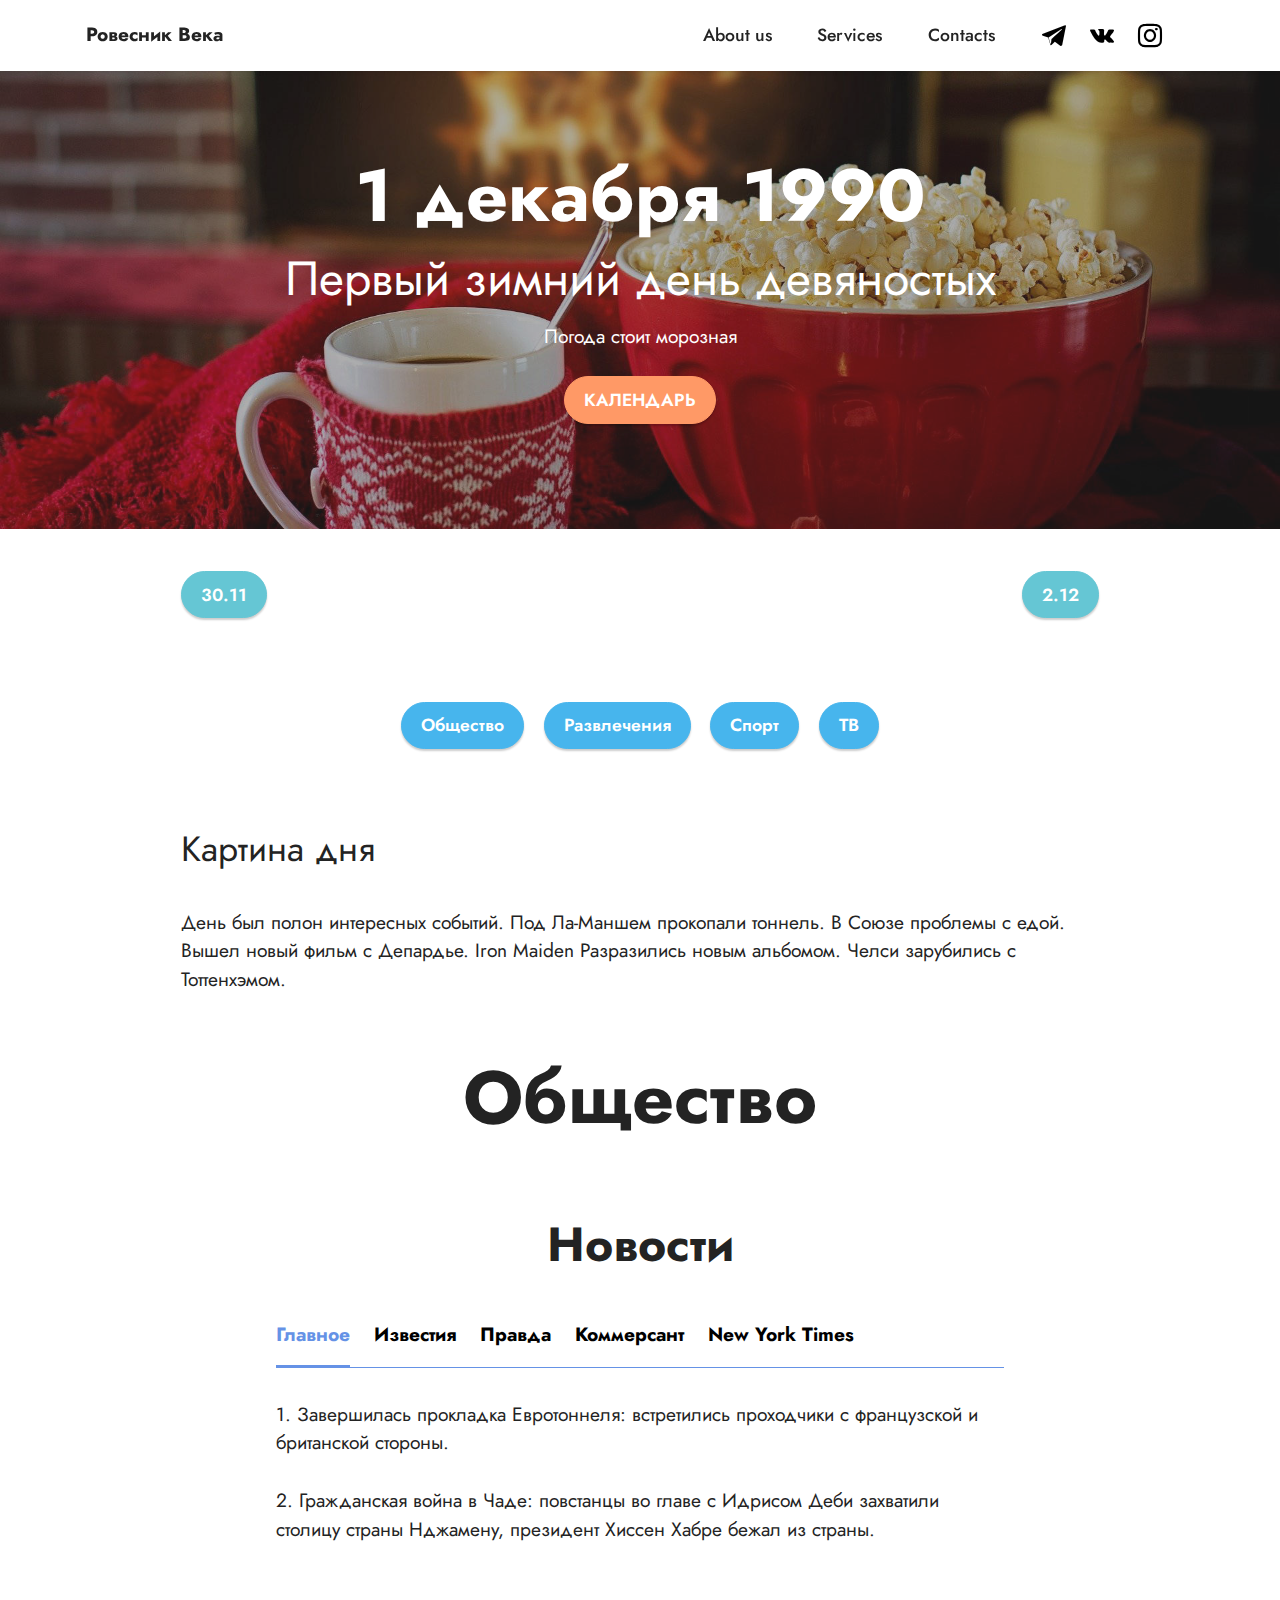
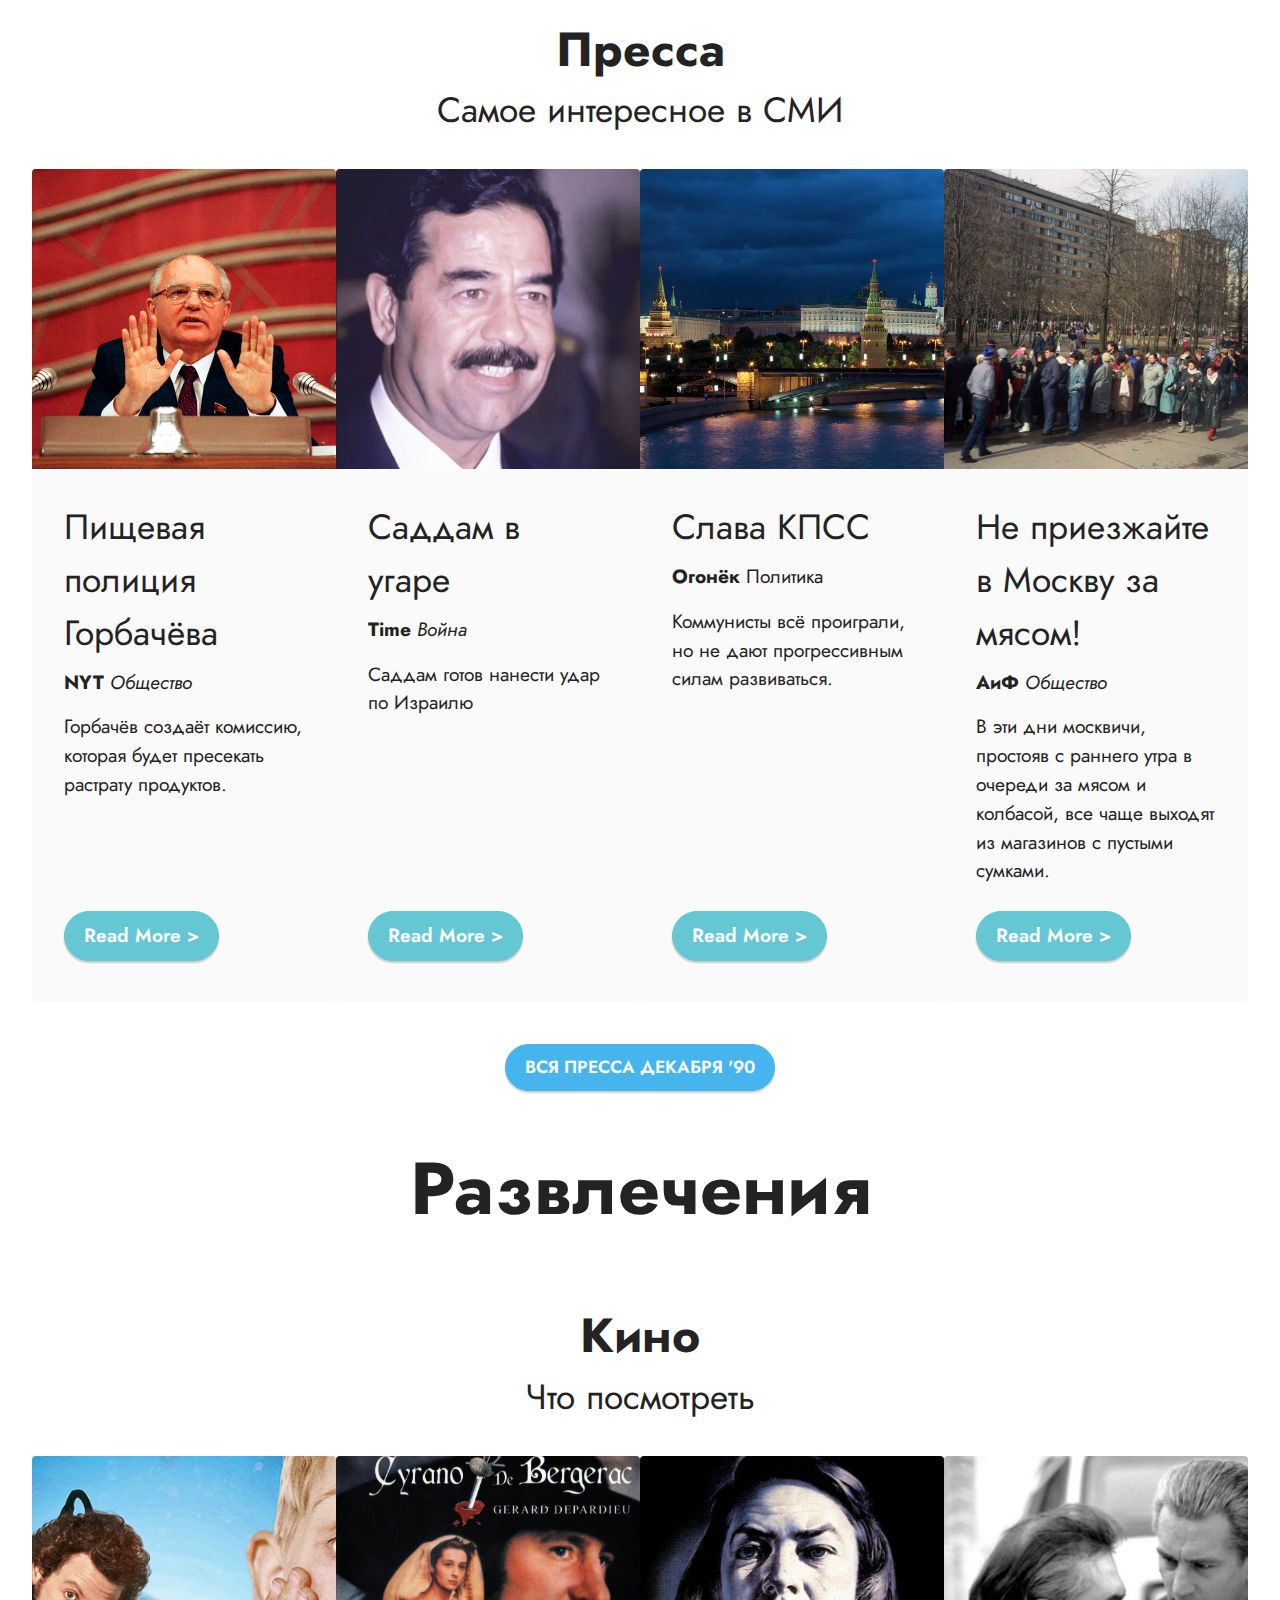
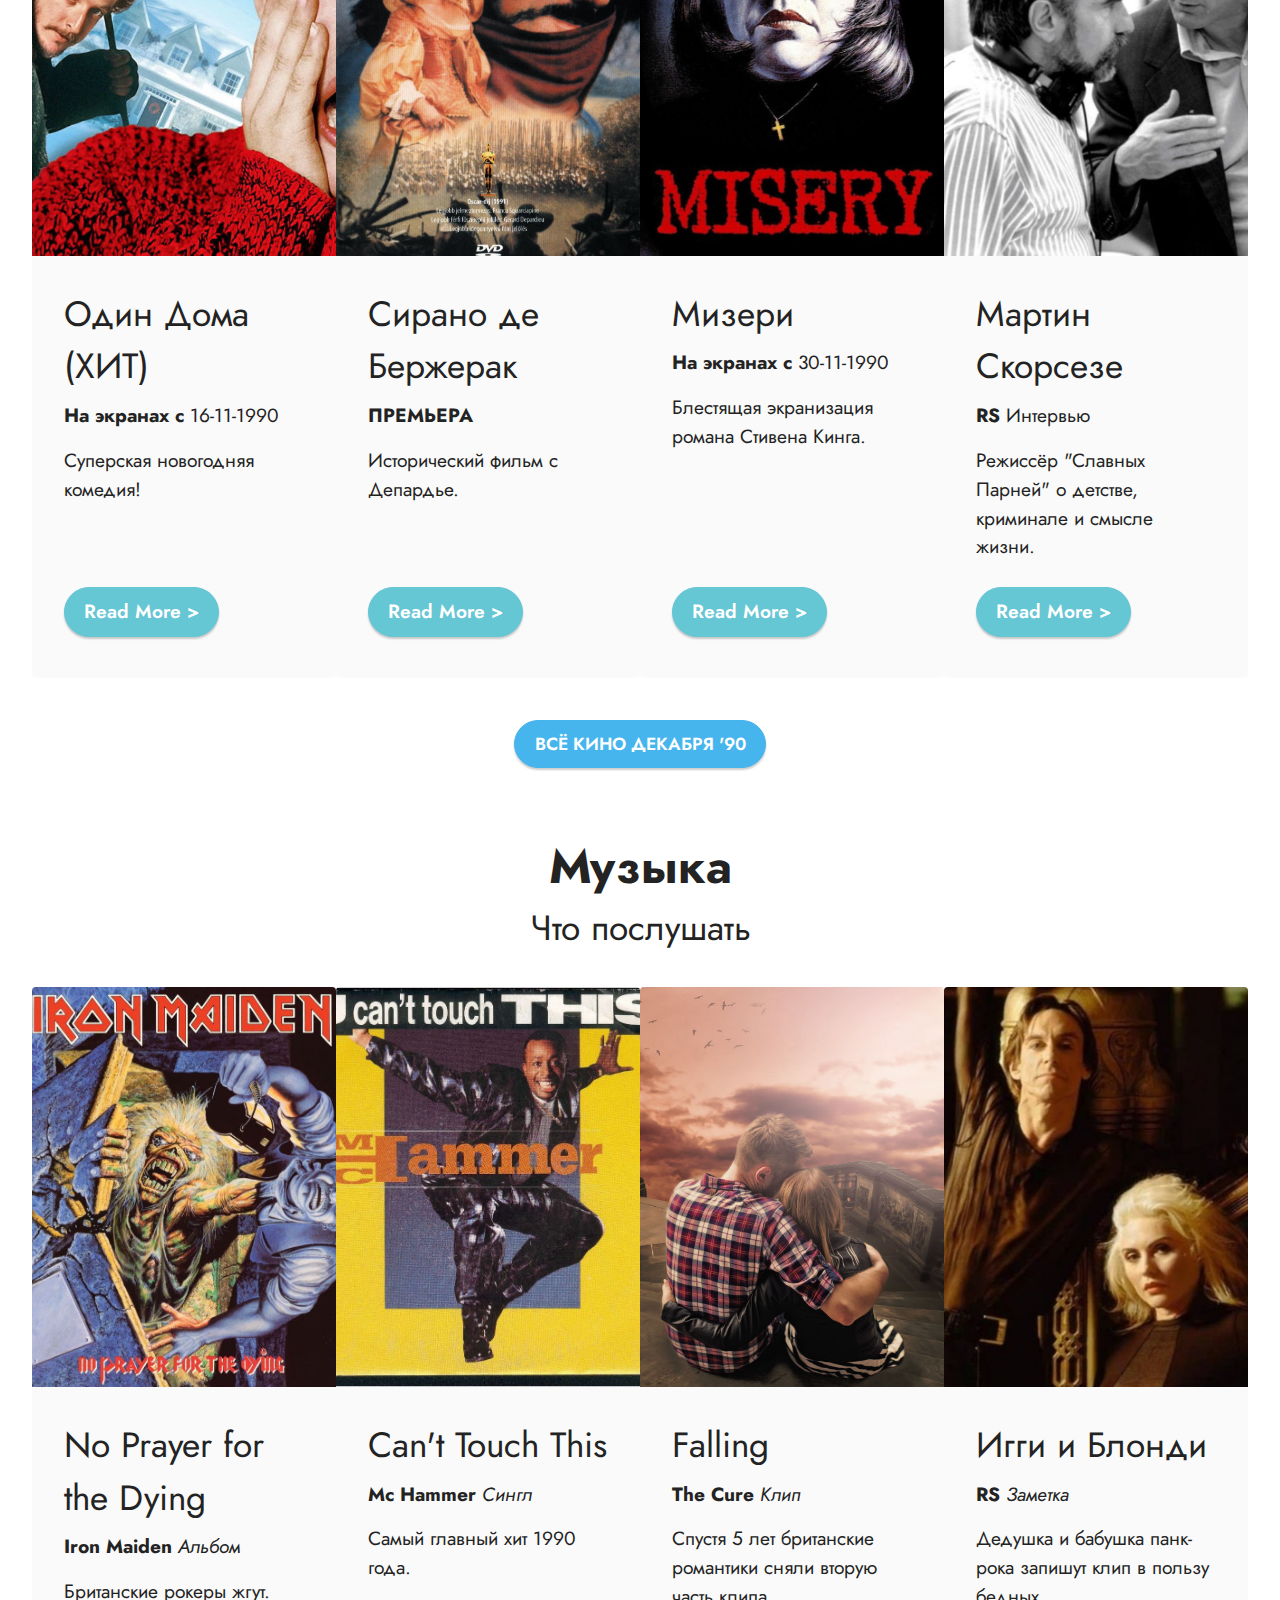
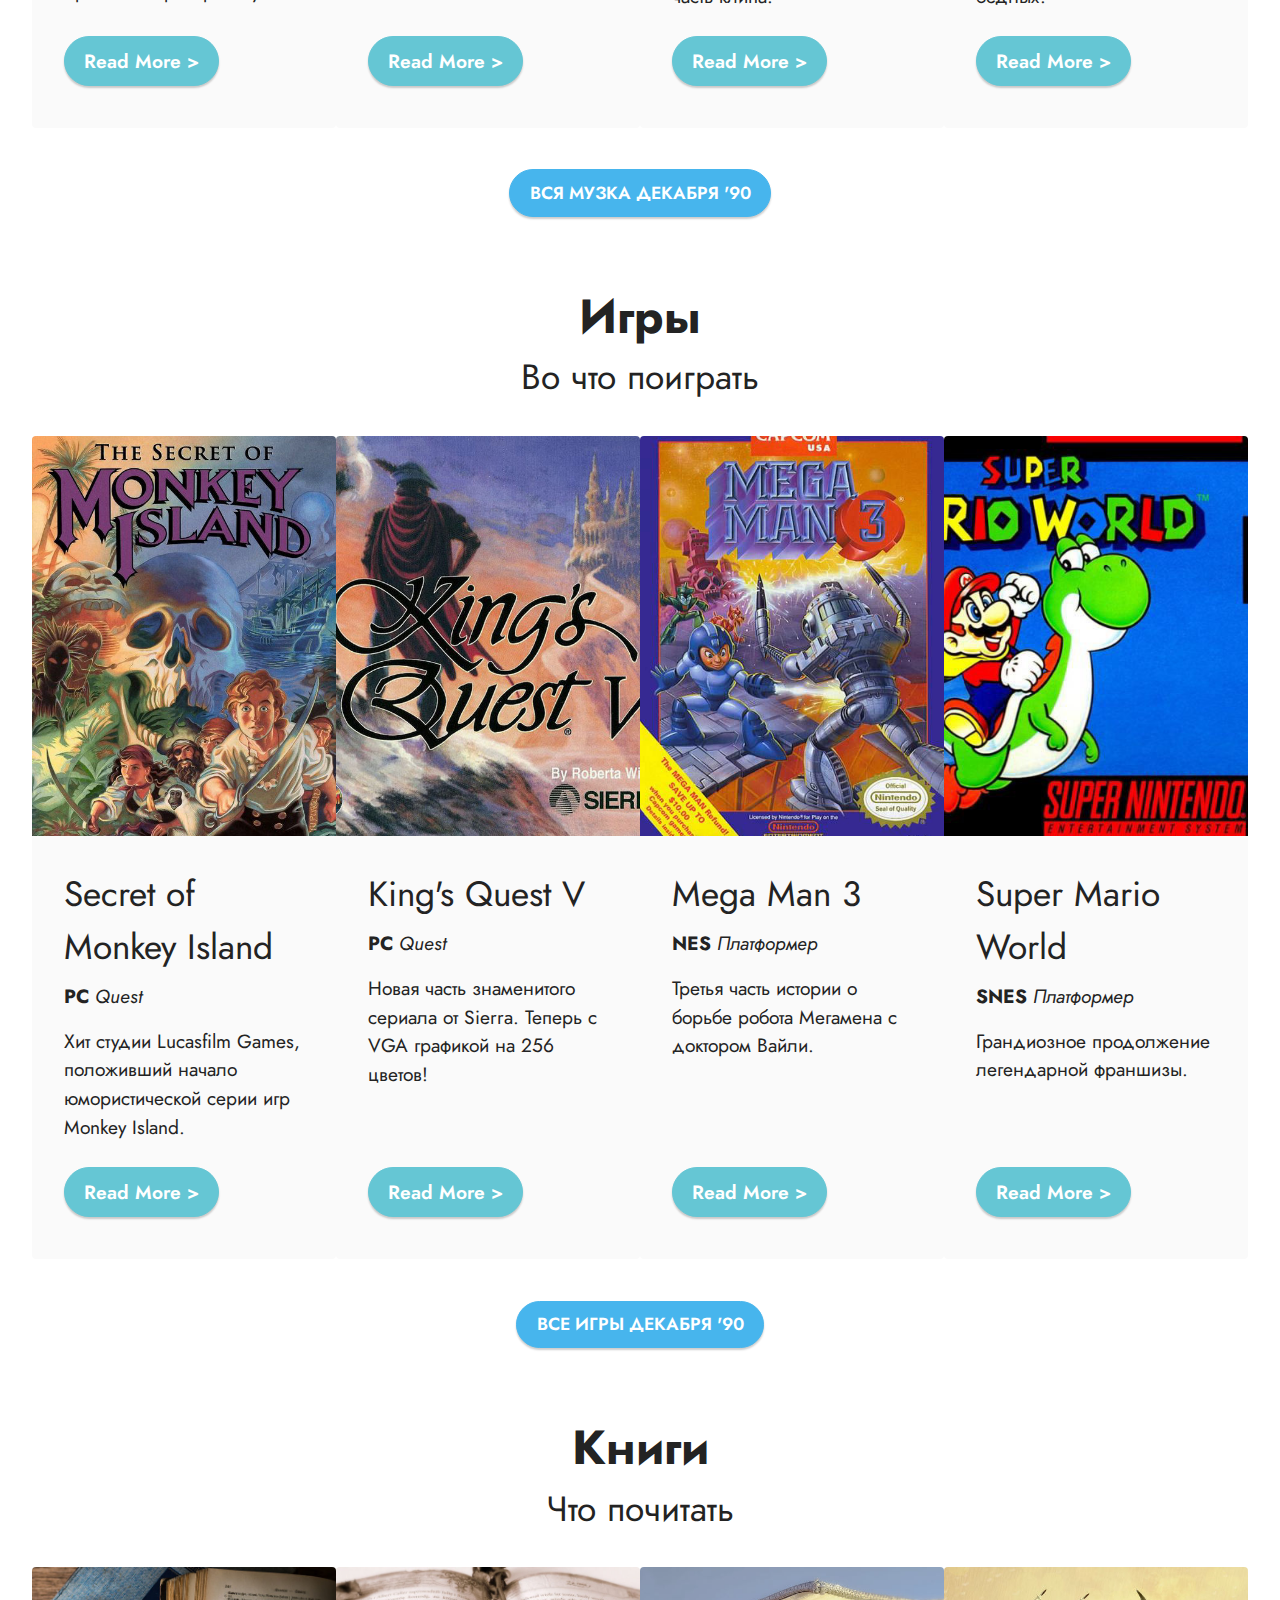
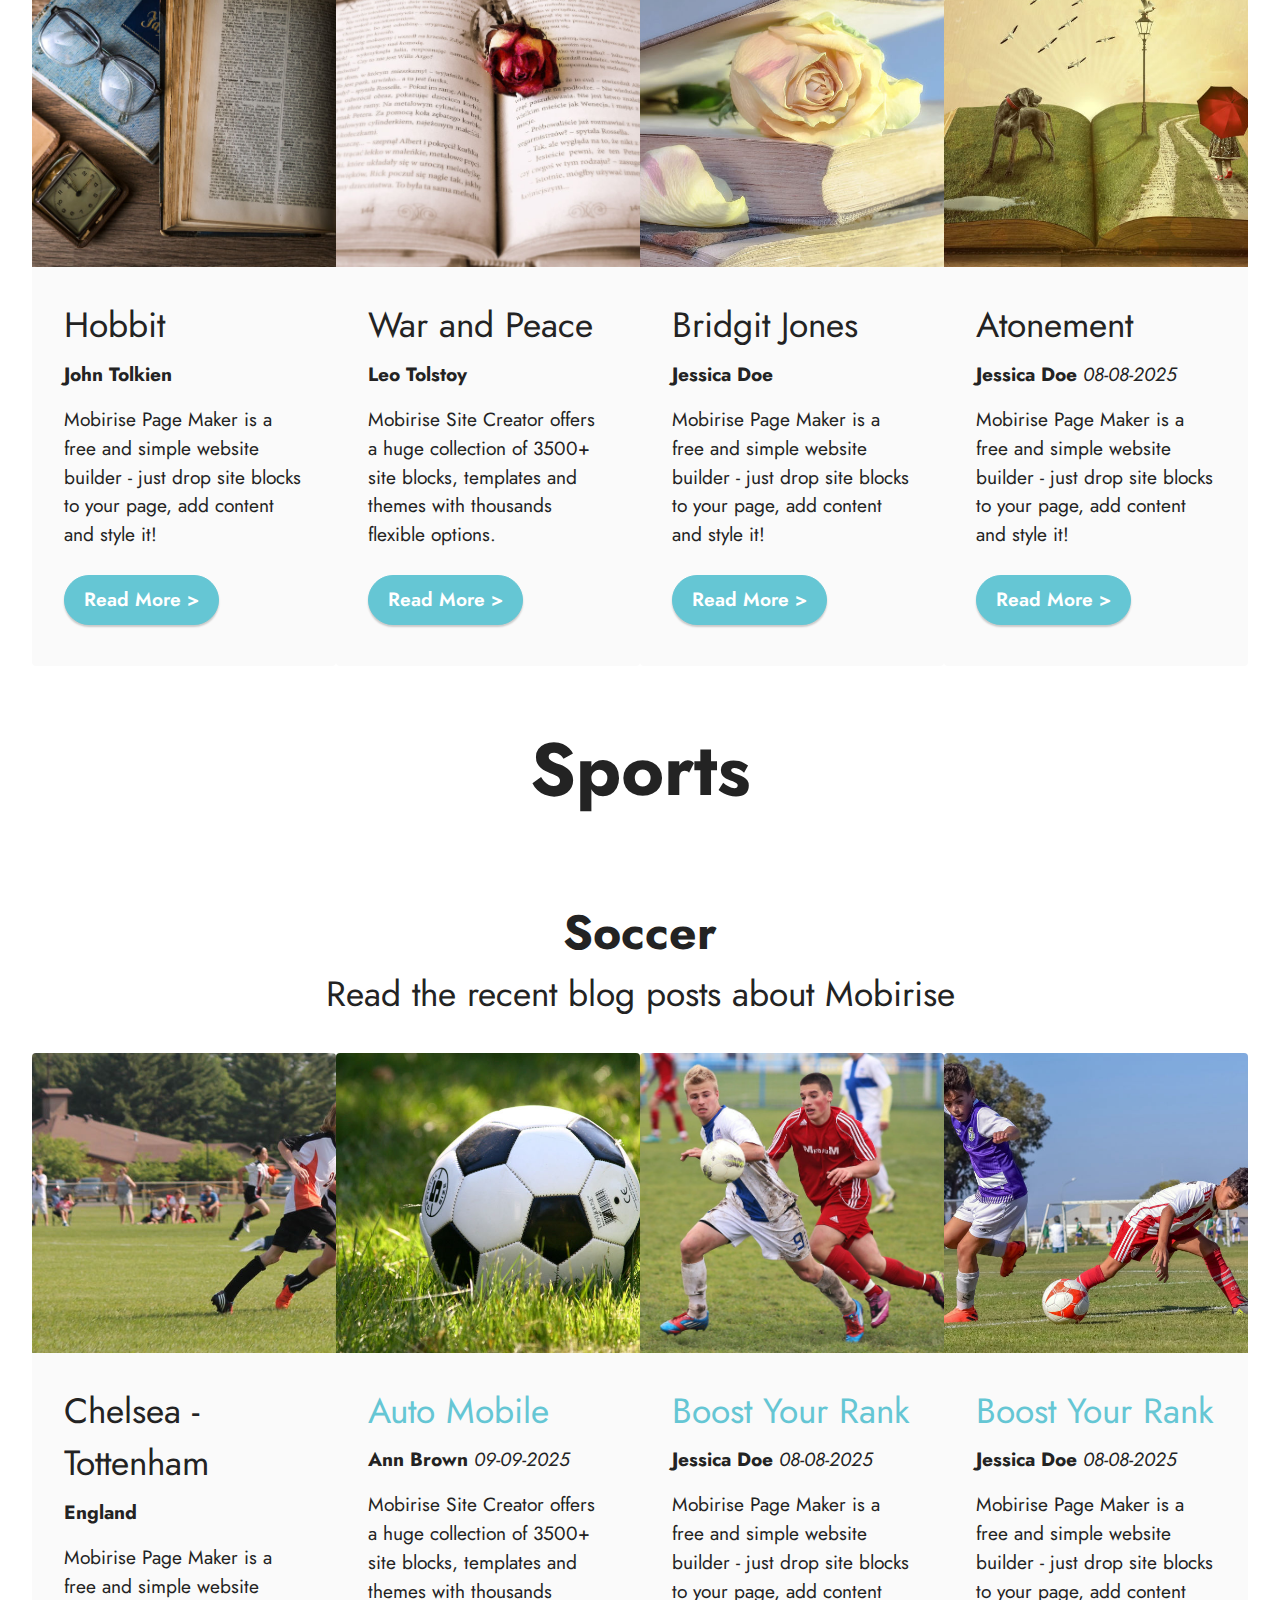
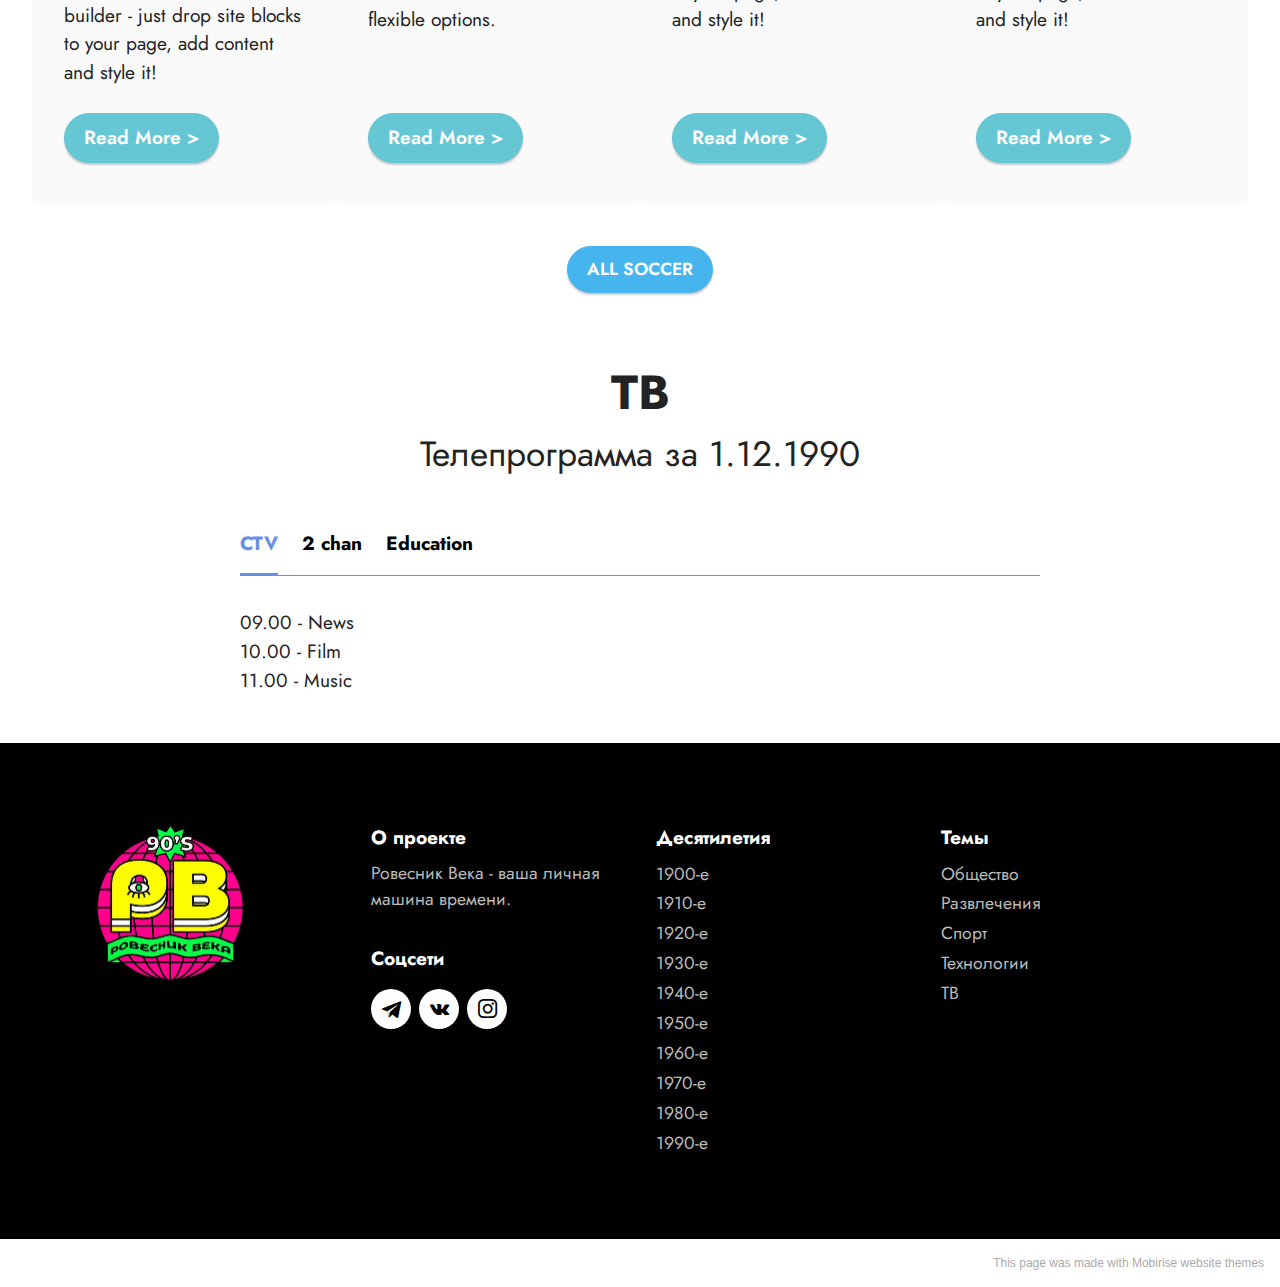
<file: index.html>
<!DOCTYPE html>
<html  >
<head>
  <!-- Site made with Mobirise Website Builder v5.4.1, https://mobirise.com -->
  <meta charset="UTF-8">
  <meta http-equiv="X-UA-Compatible" content="IE=edge">
  <meta name="generator" content="Mobirise v5.4.1, mobirise.com">
  <meta name="viewport" content="width=device-width, initial-scale=1, minimum-scale=1">
  <link rel="shortcut icon" href="assets/images/photo-2020-05-28-17-56-24-128x128-1.png" type="image/x-icon">
  <meta name="description" content="">
  
  
  <title>Ровесник Века</title>
  <link rel="stylesheet" href="assets/bootstrap/css/bootstrap.min.css">
  <link rel="stylesheet" href="assets/bootstrap/css/bootstrap-grid.min.css">
  <link rel="stylesheet" href="assets/bootstrap/css/bootstrap-reboot.min.css">
  <link rel="stylesheet" href="assets/dropdown/css/style.css">
  <link rel="stylesheet" href="assets/socicon/css/styles.css">
  <link rel="stylesheet" href="assets/theme/css/style.css">
  <link rel="preload" href="https://fonts.googleapis.com/css?family=Jost:100,200,300,400,500,600,700,800,900,100i,200i,300i,400i,500i,600i,700i,800i,900i&display=swap" as="style" onload="this.onload=null;this.rel='stylesheet'">
  <noscript><link rel="stylesheet" href="https://fonts.googleapis.com/css?family=Jost:100,200,300,400,500,600,700,800,900,100i,200i,300i,400i,500i,600i,700i,800i,900i&display=swap"></noscript>
  <link rel="preload" as="style" href="assets/mobirise/css/mbr-additional.css"><link rel="stylesheet" href="assets/mobirise/css/mbr-additional.css" type="text/css">
  
  
  
  
</head>
<body>
  
  <section data-bs-version="5.1" class="menu menu3 cid-sgLuTrA3EU" once="menu" id="menu3-1f">
    
    <nav class="navbar navbar-dropdown navbar-fixed-top navbar-expand-lg">
        <div class="container">
            <div class="navbar-brand">
                
                <span class="navbar-caption-wrap"><a class="navbar-caption text-black text-primary display-7" href="https://slugfest87.github.io/rvsnk90/">Ровесник Века</a></span>
            </div>
            <button class="navbar-toggler" type="button" data-toggle="collapse" data-bs-toggle="collapse" data-target="#navbarSupportedContent" data-bs-target="#navbarSupportedContent" aria-controls="navbarNavAltMarkup" aria-expanded="false" aria-label="Toggle navigation">
                <div class="hamburger">
                    <span></span>
                    <span></span>
                    <span></span>
                    <span></span>
                </div>
            </button>
            <div class="collapse navbar-collapse" id="navbarSupportedContent">
                <ul class="navbar-nav nav-dropdown nav-right" data-app-modern-menu="true"><li class="nav-item"><a class="nav-link link text-black display-4" href="https://mobiri.se">
                            About us</a></li>
                    <li class="nav-item"><a class="nav-link link text-black display-4" href="https://mobiri.se">
                            Services</a></li>
                    <li class="nav-item"><a class="nav-link link text-black display-4" href="https://mobiri.se">Contacts</a>
                    </li></ul>
                <div class="icons-menu">
                    <a class="iconfont-wrapper" href="https://mobiri.se" target="_blank">
                        <span class="p-2 mbr-iconfont socicon-telegram socicon"></span>
                    </a>
                    <a class="iconfont-wrapper" href="https://mobiri.se" target="_blank">
                        <span class="p-2 mbr-iconfont socicon-vkontakte socicon"></span>
                    </a>
                    <a class="iconfont-wrapper" href="https://mobiri.se" target="_blank">
                        <span class="p-2 mbr-iconfont socicon-instagram socicon"></span>
                    </a>
                    
                </div>
                
            </div>
        </div>
    </nav>
</section>

<section data-bs-version="5.1" class="header6 cid-sgLGODFfMk" id="header6-1t">

    

    <div class="mbr-overlay" style="opacity: 0.4; background-color: rgb(53, 53, 53);"></div>

    <div class="align-center container">
        <div class="row justify-content-center">
            <div class="col-12 col-lg-10">
                <h1 class="mbr-section-title mbr-fonts-style mbr-white mb-3 display-1"><strong>1 декабря 1990</strong></h1>
                <h2 class="mbr-section-subtitle mbr-fonts-style mbr-white mb-3 display-2">Первый зимний день девяностых</h2>
                <p class="mbr-text mbr-white mbr-fonts-style display-7">Погода стоит морозная<br></p>
                <div class="mbr-section-btn mt-3"><a class="btn btn-danger display-4" href="https://mobiri.se">КАЛЕНДАРЬ</a></div>
            </div>
        </div>
    </div>
</section>

<section data-bs-version="5.1" class="content12 cid-sgLAKO1mMX" id="content12-1h">
    
    <div class="container">
        <div class="row justify-content-center">
            <div class="col-md-12 col-lg-10">
                <div class="mbr-section-btn align-center"><a class="btn btn-primary display-4" href="">30.11</a>
                    <a class="btn btn-primary display-4" href="">2.12</a></div>
            </div>
        </div>
    </div>
</section>

<section data-bs-version="5.1" class="content11 cid-sgLATimOls" id="content11-1i">
    
    <div class="container-fluid">
        <div class="row justify-content-center">
            <div class="col-md-12 col-lg-10">
                <div class="mbr-section-btn align-center"><a class="btn btn-info display-4" href="index.html#content4-28">Общество</a> <a class="btn btn-info display-4" href="index.html#content4-27">Развлечения</a>
                    <a class="btn btn-info display-4" href="index.html#content4-2f">Спорт</a> <a class="btn btn-info display-4" href="index.html#tabs1-1p">ТВ</a></div>
            </div>
        </div>
    </div>
</section>

<section data-bs-version="5.1" class="content5 cid-sgLFHABpNi" id="content5-1q">
    
    <div class="container">
        <div class="row justify-content-center">
            <div class="col-md-12 col-lg-10">
                
                <h4 class="mbr-section-subtitle mbr-fonts-style mb-4 display-5">Картина дня</h4>
                <p class="mbr-text mbr-fonts-style display-7">
                    День был полон интересных событий. Под Ла-Маншем прокопали тоннель. В Союзе проблемы с едой. Вышел новый фильм с Депардье. Iron Maiden Разразились новым альбомом. Челси зарубились с Тоттенхэмом.</p>
            </div>
        </div>
    </div>
</section>

<section data-bs-version="5.1" class="content4 cid-sgMftjfaBY" id="content4-28">
    
    
    <div class="container">
        <div class="row justify-content-center">
            <div class="title col-md-12 col-lg-10">
                <h3 class="mbr-section-title mbr-fonts-style align-center mb-4 display-1"><strong>Общество</strong></h3>
                
                
            </div>
        </div>
    </div>
</section>

<section data-bs-version="5.1" class="tabs content18 cid-sgLAZEJjzB" id="tabs1-1k">

    

    
    <div class="container">
        <div class="row justify-content-center">
            <div class="col-12 col-md-8">
                <h3 class="mbr-section-title mb-0 mbr-fonts-style display-2">
                    <strong>Новости</strong></h3>
                
            </div>
        </div>
        <div class="row justify-content-center mt-4">
            <div class="col-12 col-md-8">
                <ul class="nav nav-tabs mb-4" role="tablist">
                    <li class="nav-item first mbr-fonts-style"><a class="nav-link mbr-fonts-style show active display-7" role="tab" data-toggle="tab" data-bs-toggle="tab" href="#tabs1-1k_tab0" aria-selected="true"><strong>Главное</strong></a></li>
                    <li class="nav-item"><a class="nav-link mbr-fonts-style active display-7" role="tab" data-toggle="tab" data-bs-toggle="tab" href="#tabs1-1k_tab1" aria-selected="true"><strong>Известия</strong></a></li>
                    <li class="nav-item"><a class="nav-link mbr-fonts-style active display-7" role="tab" data-toggle="tab" data-bs-toggle="tab" href="#tabs1-1k_tab2" aria-selected="true"><strong>Правда</strong></a></li>
                    <li class="nav-item"><a class="nav-link mbr-fonts-style active display-7" role="tab" data-toggle="tab" data-bs-toggle="tab" href="#tabs1-1k_tab3" aria-selected="true"><strong>Коммерсант</strong></a></li>
                    <li class="nav-item"><a class="nav-link mbr-fonts-style active display-7" role="tab" data-toggle="tab" data-bs-toggle="tab" href="#tabs1-1k_tab4" aria-selected="true"><strong>New York Times</strong></a></li>
                    
                </ul>
                <div class="tab-content">
                    <div id="tab1" class="tab-pane in active" role="tabpanel">
                        <div class="row">
                            <div class="col-md-12">
                                <p class="mbr-text mbr-fonts-style display-7">1. Завершилась прокладка Евротоннеля: встретились проходчики с французской и британской стороны.<br><br>2. Гражданская война в Чаде: повстанцы во главе с Идрисом Деби захватили столицу страны Нджамену, президент Хиссен Хабре бежал из страны.<br>
                                </p>
                            </div>
                        </div>
                    </div>
                    <div id="tab2" class="tab-pane" role="tabpanel">
                        <div class="row">
                            <div class="col-md-12">
                                <p class="mbr-text mbr-fonts-style display-7">1. Ельцин наехал на Горбачёва<br> <br>2. Мало еды</p>
                            </div>
                        </div>
                    </div>
                    <div id="tab3" class="tab-pane" role="tabpanel">
                        <div class="row">
                            <div class="col-md-12">
                                <p class="mbr-text mbr-fonts-style display-7">
                                    1. Слава КПСС!</p>
                            </div>
                        </div>
                    </div>
                    <div id="tab4" class="tab-pane" role="tabpanel">
                        <div class="row">
                            <div class="col-md-12">
                                <p class="mbr-text mbr-fonts-style display-7">1. Рэкетиры и бандиты гасятся<br><br>2. Банкиры и экономисты богатеют<br><br>3. Политики врут</p>
                            </div>
                        </div>
                    </div>
                    <div id="tab5" class="tab-pane" role="tabpanel">
                        <div class="row">
                            <div class="col-md-12">
                                <p class="mbr-text mbr-fonts-style display-7">1. Gorbie food police<br><br>2. США отправят ещё 300 самолётов в Залив</p>
                            </div>
                        </div>
                    </div>
                    
                </div>
            </div>
        </div>
    </div>
</section>

<section data-bs-version="5.1" class="content2 cid-sgLSRgWdWO" id="content2-25">
    
    
    <div class="container-fluid">
        <div class="mbr-section-head">
            <h4 class="mbr-section-title mbr-fonts-style align-center mb-0 display-2"><strong>Пресса</strong></h4>
            <h5 class="mbr-section-subtitle mbr-fonts-style align-center mb-0 mt-2 display-5">Самое интересное в СМИ</h5>
        </div>
        <div class="row mt-4">
            <div class="item features-image сol-12 col-md-6 col-lg-3">
                <div class="item-wrapper">
                    <div class="item-img">
                        <img src="assets/images/tass-25754-pic4-zoom-1000x1000-78925-885x599.jpg" alt="" title="">
                    </div>
                    <div class="item-content">
                        <h5 class="item-title mbr-fonts-style display-5">Пищевая полиция Горбачёва</h5>
                        <h6 class="item-subtitle mbr-fonts-style mt-1 display-7">
                            <strong>NYT</strong><em>&nbsp;Общество</em></h6>
                        <p class="mbr-text mbr-fonts-style mt-3 display-7">Горбачёв создаёт комиссию, которая будет пресекать растрату продуктов.</p>
                    </div>
                    <div class="mbr-section-btn item-footer mt-2"><a href="" class="btn item-btn btn-primary display-7" target="_blank">Read More
                            &gt;</a></div>
                </div>
            </div>
            <div class="item features-image сol-12 col-md-6 col-lg-3">
                <div class="item-wrapper">
                    <div class="item-img">
                        <img src="assets/images/sad-640x724.jpg" alt="" title="">
                    </div>
                    <div class="item-content">
                        <h5 class="item-title mbr-fonts-style display-5">Саддам в угаре</h5>
                        <h6 class="item-subtitle mbr-fonts-style mt-1 display-7"><strong>Time</strong><em>&nbsp;Война</em></h6>
                        <p class="mbr-text mbr-fonts-style mt-3 display-7">Саддам готов нанести удар по Израилю<br>
                        </p>
                    </div>
                    <div class="mbr-section-btn item-footer mt-2"><a href="" class="btn btn-primary item-btn display-7" target="_blank">Read More
                            &gt;</a></div>
                </div>
            </div>
            <div class="item features-image сol-12 col-md-6 col-lg-3">
                <div class="item-wrapper">
                    <div class="item-img">
                        <img src="assets/images/mbr-885x588.jpg" alt="" title="">
                    </div>
                    <div class="item-content">
                        <h5 class="item-title mbr-fonts-style display-5">Слава КПСС</h5>
                        <h6 class="item-subtitle mbr-fonts-style mt-1 display-7"><strong>Огонёк&nbsp;</strong>Политика</h6>
                        <p class="mbr-text mbr-fonts-style mt-3 display-7">Коммунисты всё проиграли, но не дают прогрессивным силам развиваться.</p>
                    </div>
                    <div class="mbr-section-btn item-footer mt-2"><a href="" class="btn btn-primary item-btn display-7" target="_blank">Read More
                            &gt;</a></div>
                </div>
            </div><div class="item features-image сol-12 col-md-6 col-lg-3">
                <div class="item-wrapper">
                    <div class="item-img">
                        <img src="assets/images/fb6f0ff564a4ca2527ae90407068fa0a-885x597.jpeg" alt="" title="" data-slide-to="3" data-bs-slide-to="3">
                    </div>
                    <div class="item-content">
                        <h5 class="item-title mbr-fonts-style display-5">Не приезжайте в Москву за мясом!</h5>
                        <h6 class="item-subtitle mbr-fonts-style mt-1 display-7"><strong>АиФ </strong><em>Общество</em></h6>
                        <p class="mbr-text mbr-fonts-style mt-3 display-7">В эти дни москвичи, простояв с раннего утра в очереди за мясом и колбасой, все чаще выходят из магазинов с пустыми сумками.</p>
                    </div>
                    <div class="mbr-section-btn item-footer mt-2"><a href="" class="btn btn-primary item-btn display-7" target="_blank">Read More
                            &gt;</a></div>
                </div>
            </div>

        </div>
    </div>
</section>

<section data-bs-version="5.1" class="content11 cid-sgMD4EF6IB" id="content11-29">
    
    <div class="container">
        <div class="row justify-content-center">
            <div class="col-md-12 col-lg-10">
                <div class="mbr-section-btn align-center"><a class="btn btn-info display-4" href="music-80s.html#timeline2-s">ВСЯ ПРЕССА ДЕКАБРЯ '90</a></div>
            </div>
        </div>
    </div>
</section>

<section data-bs-version="5.1" class="content4 cid-sgMfdZolgI" id="content4-27">
    
    
    <div class="container">
        <div class="row justify-content-center">
            <div class="title col-md-12 col-lg-10">
                <h3 class="mbr-section-title mbr-fonts-style align-center mb-4 display-1"><strong>Развлечения</strong></h3>
                
                
            </div>
        </div>
    </div>
</section>

<section data-bs-version="5.1" class="content2 cid-sgLCVv1DMr" id="content2-1n">
    
    
    <div class="container-fluid">
        <div class="mbr-section-head">
            <h4 class="mbr-section-title mbr-fonts-style align-center mb-0 display-2"><strong>Кино</strong></h4>
            <h5 class="mbr-section-subtitle mbr-fonts-style align-center mb-0 mt-2 display-5">Что посмотреть</h5>
        </div>
        <div class="row mt-4">
            <div class="item features-image сol-12 col-md-6 col-lg-3">
                <div class="item-wrapper">
                    <div class="item-img">
                        <a href="page4.html"><img src="assets/images/main-2x-885x498.jpg" alt="" title=""></a>
                    </div>
                    <div class="item-content">
                        <h5 class="item-title mbr-fonts-style display-5">Один Дома (ХИТ)</h5>
                        <h6 class="item-subtitle mbr-fonts-style mt-1 display-7"><strong>На экранах с&nbsp;</strong>16-11-1990</h6>
                        <p class="mbr-text mbr-fonts-style mt-3 display-7">Суперская новогодняя комедия!</p>
                    </div>
                    <div class="mbr-section-btn item-footer mt-2"><a href="page4.html" class="btn item-btn btn-primary display-7" target="_blank">Read More
                            &gt;</a></div>
                </div>
            </div>
            <div class="item features-image сol-12 col-md-6 col-lg-3">
                <div class="item-wrapper">
                    <div class="item-img">
                        <img src="assets/images/jmokb9mgz50nwpk95hgtawz8hh-885x1252.jpg" alt="" title="">
                    </div>
                    <div class="item-content">
                        <h5 class="item-title mbr-fonts-style display-5">Сирано де Бержерак</h5>
                        <h6 class="item-subtitle mbr-fonts-style mt-1 display-7"><strong>ПРЕМЬЕРА</strong></h6>
                        <p class="mbr-text mbr-fonts-style mt-3 display-7">Исторический фильм с Депардье.&nbsp;<br>
                        </p>
                    </div>
                    <div class="mbr-section-btn item-footer mt-2"><a href="" class="btn btn-primary item-btn display-7" target="_blank">Read More
                            &gt;</a></div>
                </div>
            </div>
            <div class="item features-image сol-12 col-md-6 col-lg-3">
                <div class="item-wrapper">
                    <div class="item-img">
                        <img src="assets/images/180607022859963-885x1328.jpeg" alt="" title="">
                    </div>
                    <div class="item-content">
                        <h5 class="item-title mbr-fonts-style display-5">Мизери</h5>
                        <h6 class="item-subtitle mbr-fonts-style mt-1 display-7"><strong>На экранах с&nbsp;</strong>30-11-1990</h6>
                        <p class="mbr-text mbr-fonts-style mt-3 display-7">Блестящая экранизация романа Стивена Кинга.</p>
                    </div>
                    <div class="mbr-section-btn item-footer mt-2"><a href="" class="btn btn-primary item-btn display-7" target="_blank">Read More
                            &gt;</a></div>
                </div>
            </div><div class="item features-image сol-12 col-md-6 col-lg-3">
                <div class="item-wrapper">
                    <div class="item-img">
                        <img src="assets/images/3f2798418e4bad12ef063cb9300805bd-885x587.jpeg" alt="" title="" data-slide-to="3" data-bs-slide-to="3">
                    </div>
                    <div class="item-content">
                        <h5 class="item-title mbr-fonts-style display-5">Мартин Скорсезе</h5>
                        <h6 class="item-subtitle mbr-fonts-style mt-1 display-7"><strong>RS&nbsp;</strong>Интервью</h6>
                        <p class="mbr-text mbr-fonts-style mt-3 display-7">Режиссёр "Славных Парней" о детстве, криминале и смысле жизни.</p>
                    </div>
                    <div class="mbr-section-btn item-footer mt-2"><a href="" class="btn btn-primary item-btn display-7" target="_blank">Read More
                            &gt;</a></div>
                </div>
            </div>

        </div>
    </div>
</section>

<section data-bs-version="5.1" class="content11 cid-sgMDkpw9DV" id="content11-2a">
    
    <div class="container">
        <div class="row justify-content-center">
            <div class="col-md-12 col-lg-10">
                <div class="mbr-section-btn align-center"><a class="btn btn-info display-4" href="music-80s.html#timeline2-s">ВСЁ КИНО ДЕКАБРЯ '90</a></div>
            </div>
        </div>
    </div>
</section>

<section data-bs-version="5.1" class="content2 cid-sgLDuYpNVa" id="content2-1o">
    
    
    <div class="container-fluid">
        <div class="mbr-section-head">
            <h4 class="mbr-section-title mbr-fonts-style align-center mb-0 display-2"><strong>Музыка</strong></h4>
            <h5 class="mbr-section-subtitle mbr-fonts-style align-center mb-0 mt-2 display-5">Что послушать</h5>
        </div>
        <div class="row mt-4">
            <div class="item features-image сol-12 col-md-6 col-lg-3">
                <div class="item-wrapper">
                    <div class="item-img">
                        <img src="assets/images/no-prayer-for-the-dying-b-iext49349753-881x880.jpg" alt="" title="">
                    </div>
                    <div class="item-content">
                        <h5 class="item-title mbr-fonts-style display-5">No Prayer for the Dying</h5>
                        <h6 class="item-subtitle mbr-fonts-style mt-1 display-7"><strong>Iron Maiden </strong><em>Альбом</em></h6>
                        <p class="mbr-text mbr-fonts-style mt-3 display-7">Британские рокеры жгут.</p>
                    </div>
                    <div class="mbr-section-btn item-footer mt-2"><a href="" class="btn item-btn btn-primary display-7" target="_blank">Read More
                            &gt;</a></div>
                </div>
            </div>
            <div class="item features-image сol-12 col-md-6 col-lg-3">
                <div class="item-wrapper">
                    <div class="item-img">
                        <img src="assets/images/hammer-u-cant-touch-this-885x885.jpg" alt="" title="">
                    </div>
                    <div class="item-content">
                        <h5 class="item-title mbr-fonts-style display-5">Can't Touch This</h5>
                        <h6 class="item-subtitle mbr-fonts-style mt-1 display-7"><strong>Mc Hammer </strong><em>Сингл</em></h6>
                        <p class="mbr-text mbr-fonts-style mt-3 display-7">Самый главный хит 1990 года.<br>
                        </p>
                    </div>
                    <div class="mbr-section-btn item-footer mt-2"><a href="" class="btn btn-primary item-btn display-7" target="_blank">Read More
                            &gt;</a></div>
                </div>
            </div>
            <div class="item features-image сol-12 col-md-6 col-lg-3">
                <div class="item-wrapper">
                    <div class="item-img">
                        <img src="assets/images/mbr-885x637.jpg" alt="" title="">
                    </div>
                    <div class="item-content">
                        <h5 class="item-title mbr-fonts-style display-5">Falling</h5>
                        <h6 class="item-subtitle mbr-fonts-style mt-1 display-7"><strong>The Cure </strong><em>Клип</em></h6>
                        <p class="mbr-text mbr-fonts-style mt-3 display-7">Спустя 5 лет британские романтики сняли вторую часть клипа.</p>
                    </div>
                    <div class="mbr-section-btn item-footer mt-2"><a href="" class="btn btn-primary item-btn display-7" target="_blank">Read More
                            &gt;</a></div>
                </div>
            </div><div class="item features-image сol-12 col-md-6 col-lg-3">
                <div class="item-wrapper">
                    <div class="item-img">
                        <img src="assets/images/photo-2020-11-12-11-17-16-735x911.jpeg" alt="" title="" data-slide-to="3" data-bs-slide-to="3">
                    </div>
                    <div class="item-content">
                        <h5 class="item-title mbr-fonts-style display-5">Игги и Блонди</h5>
                        <h6 class="item-subtitle mbr-fonts-style mt-1 display-7"><strong>RS </strong><em>Заметка</em></h6>
                        <p class="mbr-text mbr-fonts-style mt-3 display-7">Дедушка и бабушка панк-рока запишут клип в пользу бедных.</p>
                    </div>
                    <div class="mbr-section-btn item-footer mt-2"><a href="" class="btn btn-primary item-btn display-7" target="_blank">Read More
                            &gt;</a></div>
                </div>
            </div>

        </div>
    </div>
</section>

<section data-bs-version="5.1" class="content11 cid-sgMDkUIGQB" id="content11-2b">
    
    <div class="container">
        <div class="row justify-content-center">
            <div class="col-md-12 col-lg-10">
                <div class="mbr-section-btn align-center"><a class="btn btn-info display-4" href="music-80s.html#timeline2-s">ВСЯ МУЗКА ДЕКАБРЯ '90</a></div>
            </div>
        </div>
    </div>
</section>

<section data-bs-version="5.1" class="content2 cid-sgLGtogAXL" id="content2-1s">
    
    
    <div class="container-fluid">
        <div class="mbr-section-head">
            <h4 class="mbr-section-title mbr-fonts-style align-center mb-0 display-2"><strong>Игры</strong></h4>
            <h5 class="mbr-section-subtitle mbr-fonts-style align-center mb-0 mt-2 display-5">Во что поиграть</h5>
        </div>
        <div class="row mt-4">
            <div class="item features-image сol-12 col-md-6 col-lg-3">
                <div class="item-wrapper">
                    <div class="item-img">
                        <img src="assets/images/dblnajuuwaarqnk-500x667.jpg" alt="" title="">
                    </div>
                    <div class="item-content">
                        <h5 class="item-title mbr-fonts-style display-5">Secret of Monkey Island</h5>
                        <h6 class="item-subtitle mbr-fonts-style mt-1 display-7"><strong>PC&nbsp;</strong><em>Quest</em></h6>
                        <p class="mbr-text mbr-fonts-style mt-3 display-7">Хит студии Lucasfilm Games, положивший начало юмористической серии игр Monkey Island.</p>
                    </div>
                    <div class="mbr-section-btn item-footer mt-2"><a href="" class="btn item-btn btn-primary display-7" target="_blank">Read More
                            &gt;</a></div>
                </div>
            </div>
            <div class="item features-image сol-12 col-md-6 col-lg-3">
                <div class="item-wrapper">
                    <div class="item-img">
                        <img src="assets/images/kq5apc0f-640x643.jpg" alt="" title="">
                    </div>
                    <div class="item-content">
                        <h5 class="item-title mbr-fonts-style display-5">King's Quest V</h5>
                        <h6 class="item-subtitle mbr-fonts-style mt-1 display-7"><strong>PC </strong><em>Quest</em></h6>
                        <p class="mbr-text mbr-fonts-style mt-3 display-7">Новая часть знаменитого сериала от Sierra. Теперь с VGA графикой на 256 цветов!<br>
                        </p>
                    </div>
                    <div class="mbr-section-btn item-footer mt-2"><a href="" class="btn btn-primary item-btn display-7" target="_blank">Read More
                            &gt;</a></div>
                </div>
            </div>
            <div class="item features-image сol-12 col-md-6 col-lg-3">
                <div class="item-wrapper">
                    <div class="item-img">
                        <img src="assets/images/1727150-mega-man-3-cover3-466x640.jpg" alt="" title="">
                    </div>
                    <div class="item-content">
                        <h5 class="item-title mbr-fonts-style display-5">Mega Man 3</h5>
                        <h6 class="item-subtitle mbr-fonts-style mt-1 display-7"><strong>NES&nbsp;</strong><em>Платформер</em></h6>
                        <p class="mbr-text mbr-fonts-style mt-3 display-7">Третья часть истории о борьбе&nbsp;робота Мегамена с доктором Вайли.</p>
                    </div>
                    <div class="mbr-section-btn item-footer mt-2"><a href="" class="btn btn-primary item-btn display-7" target="_blank">Read More
                            &gt;</a></div>
                </div>
            </div><div class="item features-image сol-12 col-md-6 col-lg-3">
                <div class="item-wrapper">
                    <div class="item-img">
                        <img src="assets/images/super-mario-world-680x496.jpg" alt="" title="" data-slide-to="3" data-bs-slide-to="3">
                    </div>
                    <div class="item-content">
                        <h5 class="item-title mbr-fonts-style display-5">Super Mario World</h5>
                        <h6 class="item-subtitle mbr-fonts-style mt-1 display-7"><strong>SNES&nbsp;</strong><em>Платформер</em></h6>
                        <p class="mbr-text mbr-fonts-style mt-3 display-7">Грандиозное продолжение легендарной франшизы.</p>
                    </div>
                    <div class="mbr-section-btn item-footer mt-2"><a href="" class="btn btn-primary item-btn display-7" target="_blank">Read More
                            &gt;</a></div>
                </div>
            </div>

        </div>
    </div>
</section>

<section data-bs-version="5.1" class="content11 cid-sgMDlv4tCg" id="content11-2c">
    
    <div class="container">
        <div class="row justify-content-center">
            <div class="col-md-12 col-lg-10">
                <div class="mbr-section-btn align-center"><a class="btn btn-info display-4" href="music-80s.html#timeline2-s">ВСЕ ИГРЫ ДЕКАБРЯ '90</a></div>
            </div>
        </div>
    </div>
</section>

<section data-bs-version="5.1" class="content2 cid-sgMEYONKuC" id="content2-2g">
    
    
    <div class="container-fluid">
        <div class="mbr-section-head">
            <h4 class="mbr-section-title mbr-fonts-style align-center mb-0 display-2"><strong>Книги</strong></h4>
            <h5 class="mbr-section-subtitle mbr-fonts-style align-center mb-0 mt-2 display-5">Что почитать</h5>
        </div>
        <div class="row mt-4">
            <div class="item features-image сol-12 col-md-6 col-lg-3">
                <div class="item-wrapper">
                    <div class="item-img">
                        <img src="assets/images/mbr-885x664.jpg" alt="" title="">
                    </div>
                    <div class="item-content">
                        <h5 class="item-title mbr-fonts-style display-5">Hobbit</h5>
                        <h6 class="item-subtitle mbr-fonts-style mt-1 display-7">
                            <strong>John Tolkien</strong></h6>
                        <p class="mbr-text mbr-fonts-style mt-3 display-7">Mobirise Page Maker is a free and simple
                            website builder - just drop site blocks to your page, add content and style it!</p>
                    </div>
                    <div class="mbr-section-btn item-footer mt-2"><a href="" class="btn item-btn btn-primary display-7" target="_blank">Read More
                            &gt;</a></div>
                </div>
            </div>
            <div class="item features-image сol-12 col-md-6 col-lg-3">
                <div class="item-wrapper">
                    <div class="item-img">
                        <img src="assets/images/mbr-885x640.jpg" alt="" title="">
                    </div>
                    <div class="item-content">
                        <h5 class="item-title mbr-fonts-style display-5">War and Peace</h5>
                        <h6 class="item-subtitle mbr-fonts-style mt-1 display-7"><strong>Leo Tolstoy</strong></h6>
                        <p class="mbr-text mbr-fonts-style mt-3 display-7">Mobirise Site Creator offers a huge
                            collection of 3500+ site blocks, templates and themes with thousands flexible options.<br>
                        </p>
                    </div>
                    <div class="mbr-section-btn item-footer mt-2"><a href="" class="btn btn-primary item-btn display-7" target="_blank">Read More
                            &gt;</a></div>
                </div>
            </div>
            <div class="item features-image сol-12 col-md-6 col-lg-3">
                <div class="item-wrapper">
                    <div class="item-img">
                        <img src="assets/images/mbr-885x547.jpg" alt="" title="">
                    </div>
                    <div class="item-content">
                        <h5 class="item-title mbr-fonts-style display-5">Bridgit Jones</h5>
                        <h6 class="item-subtitle mbr-fonts-style mt-1 display-7"><strong>Jessica Doe&nbsp;</strong></h6>
                        <p class="mbr-text mbr-fonts-style mt-3 display-7">Mobirise Page Maker is a free and simple
                            website builder - just drop site blocks to your page, add content and style it!</p>
                    </div>
                    <div class="mbr-section-btn item-footer mt-2"><a href="" class="btn btn-primary item-btn display-7" target="_blank">Read More
                            &gt;</a></div>
                </div>
            </div><div class="item features-image сol-12 col-md-6 col-lg-3">
                <div class="item-wrapper">
                    <div class="item-img">
                        <img src="assets/images/mbr-885x498.jpg" alt="" title="" data-slide-to="3" data-bs-slide-to="3">
                    </div>
                    <div class="item-content">
                        <h5 class="item-title mbr-fonts-style display-5">Atonement</h5>
                        <h6 class="item-subtitle mbr-fonts-style mt-1 display-7"><strong>Jessica Doe
                            </strong><em>08-08-2025</em></h6>
                        <p class="mbr-text mbr-fonts-style mt-3 display-7">Mobirise Page Maker is a free and simple
                            website builder - just drop site blocks to your page, add content and style it!</p>
                    </div>
                    <div class="mbr-section-btn item-footer mt-2"><a href="" class="btn btn-primary item-btn display-7" target="_blank">Read More
                            &gt;</a></div>
                </div>
            </div>

        </div>
    </div>
</section>

<section data-bs-version="5.1" class="content4 cid-sgMERNBe4E" id="content4-2f">
    
    
    <div class="container">
        <div class="row justify-content-center">
            <div class="title col-md-12 col-lg-10">
                <h3 class="mbr-section-title mbr-fonts-style align-center mb-4 display-1"><strong>Sports</strong></h3>
                
                
            </div>
        </div>
    </div>
</section>

<section data-bs-version="5.1" class="content2 cid-sgMDqVn5IE" id="content2-2d">
    
    
    <div class="container-fluid">
        <div class="mbr-section-head">
            <h4 class="mbr-section-title mbr-fonts-style align-center mb-0 display-2"><strong>Soccer</strong></h4>
            <h5 class="mbr-section-subtitle mbr-fonts-style align-center mb-0 mt-2 display-5">Read the recent blog posts about
                Mobirise</h5>
        </div>
        <div class="row mt-4">
            <div class="item features-image сol-12 col-md-6 col-lg-3">
                <div class="item-wrapper">
                    <div class="item-img">
                        <img src="assets/images/mbr-885x472.jpg" alt="" title="">
                    </div>
                    <div class="item-content">
                        <h5 class="item-title mbr-fonts-style display-5">Chelsea - Tottenham</h5>
                        <h6 class="item-subtitle mbr-fonts-style mt-1 display-7"><strong>England</strong></h6>
                        <p class="mbr-text mbr-fonts-style mt-3 display-7">Mobirise Page Maker is a free and simple
                            website builder - just drop site blocks to your page, add content and style it!</p>
                    </div>
                    <div class="mbr-section-btn item-footer mt-2"><a href="" class="btn item-btn btn-primary display-7" target="_blank">Read More
                            &gt;</a></div>
                </div>
            </div>
            <div class="item features-image сol-12 col-md-6 col-lg-3">
                <div class="item-wrapper">
                    <div class="item-img">
                        <img src="assets/images/mbr-2-885x590.jpg" alt="" title="">
                    </div>
                    <div class="item-content">
                        <h5 class="item-title mbr-fonts-style display-5"><a href="#top" class="text-primary">Auto Mobile</a></h5>
                        <h6 class="item-subtitle mbr-fonts-style mt-1 display-7"><strong>Ann
                                Brown</strong><em>&nbsp;09-09-2025</em></h6>
                        <p class="mbr-text mbr-fonts-style mt-3 display-7">Mobirise Site Creator offers a huge
                            collection of 3500+ site blocks, templates and themes with thousands flexible options.<br>
                        </p>
                    </div>
                    <div class="mbr-section-btn item-footer mt-2"><a href="" class="btn btn-primary item-btn display-7" target="_blank">Read More
                            &gt;</a></div>
                </div>
            </div>
            <div class="item features-image сol-12 col-md-6 col-lg-3">
                <div class="item-wrapper">
                    <div class="item-img">
                        <img src="assets/images/mbr-885x680.jpg" alt="" title="">
                    </div>
                    <div class="item-content">
                        <h5 class="item-title mbr-fonts-style display-5"><a href="#top" class="text-primary">Boost Your Rank</a></h5>
                        <h6 class="item-subtitle mbr-fonts-style mt-1 display-7"><strong>Jessica Doe
                            </strong><em>08-08-2025</em></h6>
                        <p class="mbr-text mbr-fonts-style mt-3 display-7">Mobirise Page Maker is a free and simple
                            website builder - just drop site blocks to your page, add content and style it!</p>
                    </div>
                    <div class="mbr-section-btn item-footer mt-2"><a href="" class="btn btn-primary item-btn display-7" target="_blank">Read More
                            &gt;</a></div>
                </div>
            </div><div class="item features-image сol-12 col-md-6 col-lg-3">
                <div class="item-wrapper">
                    <div class="item-img">
                        <img src="assets/images/mbr-3-885x590.jpg" alt="" title="" data-slide-to="3" data-bs-slide-to="3">
                    </div>
                    <div class="item-content">
                        <h5 class="item-title mbr-fonts-style display-5"><a href="#top" class="text-primary">Boost Your Rank</a></h5>
                        <h6 class="item-subtitle mbr-fonts-style mt-1 display-7"><strong>Jessica Doe
                            </strong><em>08-08-2025</em></h6>
                        <p class="mbr-text mbr-fonts-style mt-3 display-7">Mobirise Page Maker is a free and simple
                            website builder - just drop site blocks to your page, add content and style it!</p>
                    </div>
                    <div class="mbr-section-btn item-footer mt-2"><a href="" class="btn btn-primary item-btn display-7" target="_blank">Read More
                            &gt;</a></div>
                </div>
            </div>

        </div>
    </div>
</section>

<section data-bs-version="5.1" class="content11 cid-sgMDrEYgOs" id="content11-2e">
    
    <div class="container">
        <div class="row justify-content-center">
            <div class="col-md-12 col-lg-10">
                <div class="mbr-section-btn align-center"><a class="btn btn-info display-4" href="music-80s.html#timeline2-s">ALL SOCCER</a></div>
            </div>
        </div>
    </div>
</section>

<section data-bs-version="5.1" class="tabs content18 cid-sgLEo37Ui4" id="tabs1-1p">

    

    
    <div class="container-fluid">
        <div class="row justify-content-center">
            <div class="col-12 col-md-8">
                <h3 class="mbr-section-title mb-0 mbr-fonts-style display-2">
                    <strong>ТВ</strong></h3>
                <h4 class="mbr-section-subtitle mb-0 mt-2 mbr-fonts-style display-5">Телепрограмма за 1.12.1990</h4>
            </div>
        </div>
        <div class="row justify-content-center mt-4">
            <div class="col-12 col-md-8">
                <ul class="nav nav-tabs mb-4" role="tablist">
                    <li class="nav-item first mbr-fonts-style"><a class="nav-link mbr-fonts-style show active display-7" role="tab" data-toggle="tab" data-bs-toggle="tab" href="#tabs1-1p_tab0" aria-selected="true"><strong>CTV</strong></a></li>
                    <li class="nav-item"><a class="nav-link mbr-fonts-style active display-7" role="tab" data-toggle="tab" data-bs-toggle="tab" href="#tabs1-1p_tab1" aria-selected="true"><strong>2 chan</strong></a></li>
                    <li class="nav-item"><a class="nav-link mbr-fonts-style active display-7" role="tab" data-toggle="tab" data-bs-toggle="tab" href="#tabs1-1p_tab2" aria-selected="true"><strong>Education</strong></a></li>
                    
                    
                    
                </ul>
                <div class="tab-content">
                    <div id="tab1" class="tab-pane in active" role="tabpanel">
                        <div class="row">
                            <div class="col-md-12">
                                <p class="mbr-text mbr-fonts-style display-7">
                                    09.00 - News<br>10.00 - Film<br>11.00 - Music</p>
                            </div>
                        </div>
                    </div>
                    <div id="tab2" class="tab-pane" role="tabpanel">
                        <div class="row">
                            <div class="col-md-12">
                                <p class="mbr-text mbr-fonts-style display-7">09.00 - News
<br>10.00 - Film
<br>11.00 - Music</p>
                            </div>
                        </div>
                    </div>
                    <div id="tab3" class="tab-pane" role="tabpanel">
                        <div class="row">
                            <div class="col-md-12">
                                <p class="mbr-text mbr-fonts-style display-7">09.00 - News
<br>10.00 - Film
<br>11.00 - Music</p>
                            </div>
                        </div>
                    </div>
                    
                    
                    
                </div>
            </div>
        </div>
    </div>
</section>

<section data-bs-version="5.1" class="footer4 cid-sgUhFqkA0o" once="footers" id="footer4-38">

    
    
    <div class="container">
        <div class="row mbr-white">
            <div class="col-6 col-lg-3">
                <div class="media-wrap col-md-8 col-12">
                    <a href="https://mobiri.se/">
                        <img src="assets/images/photo-2020-05-28-17-56-24-337x337.jpg" alt="Mobirise">
                    </a>
                </div>
            </div>
            <div class="col-12 col-md-6 col-lg-3">
                <h5 class="mbr-section-subtitle mbr-fonts-style mb-2 display-7">
                    <strong>О проекте</strong></h5>
                <p class="mbr-text mbr-fonts-style mb-4 display-4">
                    Ровесник Века - ваша личная машина времени.</p>
                <h5 class="mbr-section-subtitle mbr-fonts-style mb-3 display-7">
                    <strong>Соцсети</strong></h5>
                <div class="social-row display-7">
                    <div class="soc-item">
                        
                            <span class="mbr-iconfont socicon-telegram socicon"></span>
                        
                    </div>
                    <div class="soc-item">
                        
                            <span class="mbr-iconfont socicon-vkontakte socicon"></span>
                        
                    </div>
                    <div class="soc-item">
                        <a href="https://twitter.com/mobirise" target="_blank">
                            <span class="mbr-iconfont socicon socicon-instagram"></span>
                        </a>
                    </div>
                    
                </div>
            </div>
            <div class="col-12 col-md-6 col-lg-3">
                <h5 class="mbr-section-subtitle mbr-fonts-style mb-2 display-7">
                    <strong>Десятилетия</strong></h5>
                <ul class="list mbr-fonts-style display-4">
                    <li class="mbr-text item-wrap"><span style="font-size: 1.1rem;">1900-е</span></li><li class="mbr-text item-wrap">1910-е</li>
                    <li class="mbr-text item-wrap">1920-е</li>
                    <li class="mbr-text item-wrap">1930-е</li><li class="mbr-text item-wrap">1940-е</li><li class="mbr-text item-wrap">1950-е</li><li class="mbr-text item-wrap">1960-е</li><li class="mbr-text item-wrap">1970-е</li><li class="mbr-text item-wrap">1980-е</li><li class="mbr-text item-wrap">1990-е</li>
                </ul>
            </div>
            <div class="col-12 col-md-6 col-lg-3">
                <h5 class="mbr-section-subtitle mbr-fonts-style mb-2 display-7">
                    <strong>Темы</strong></h5>
                <ul class="list mbr-fonts-style display-4">
                    <li class="mbr-text item-wrap"><span style="font-size: 1.1rem;">Общество</span></li><li class="mbr-text item-wrap"><span style="font-size: 1.1rem;">Развлечения</span></li><li class="mbr-text item-wrap"><span style="font-size: 1.1rem;">Спорт</span></li><li class="mbr-text item-wrap"><span style="font-size: 1.1rem;">Технологии</span></li><li class="mbr-text item-wrap"><span style="font-size: 1.1rem;">ТВ</span><br></li>
                </ul>
            </div>
            
        </div>
    </div>
</section><section style="background-color: #fff; font-family: -apple-system, BlinkMacSystemFont, 'Segoe UI', 'Roboto', 'Helvetica Neue', Arial, sans-serif; color:#aaa; font-size:12px; padding: 0; align-items: center; display: flex;"><a href="https://mobirise.site/i" style="flex: 1 1; height: 3rem; padding-left: 1rem;"></a><p style="flex: 0 0 auto; margin:0; padding-right:1rem;"><a href="https://mobirise.site/q" style="color:#aaa;">This page</a> was made with Mobirise website themes</p></section><script src="assets/bootstrap/js/bootstrap.bundle.min.js"></script>  <script src="assets/smoothscroll/smooth-scroll.js"></script>  <script src="assets/ytplayer/index.js"></script>  <script src="assets/dropdown/js/navbar-dropdown.js"></script>  <script src="assets/mbr-tabs/mbr-tabs.js"></script>  <script src="assets/theme/js/script.js"></script>  
  
  
 <div id="scrollToTop" class="scrollToTop mbr-arrow-up"><a style="text-align: center;"><i class="mbr-arrow-up-icon mbr-arrow-up-icon-cm cm-icon cm-icon-smallarrow-up"></i></a></div>
  </body>
</html>
</file>
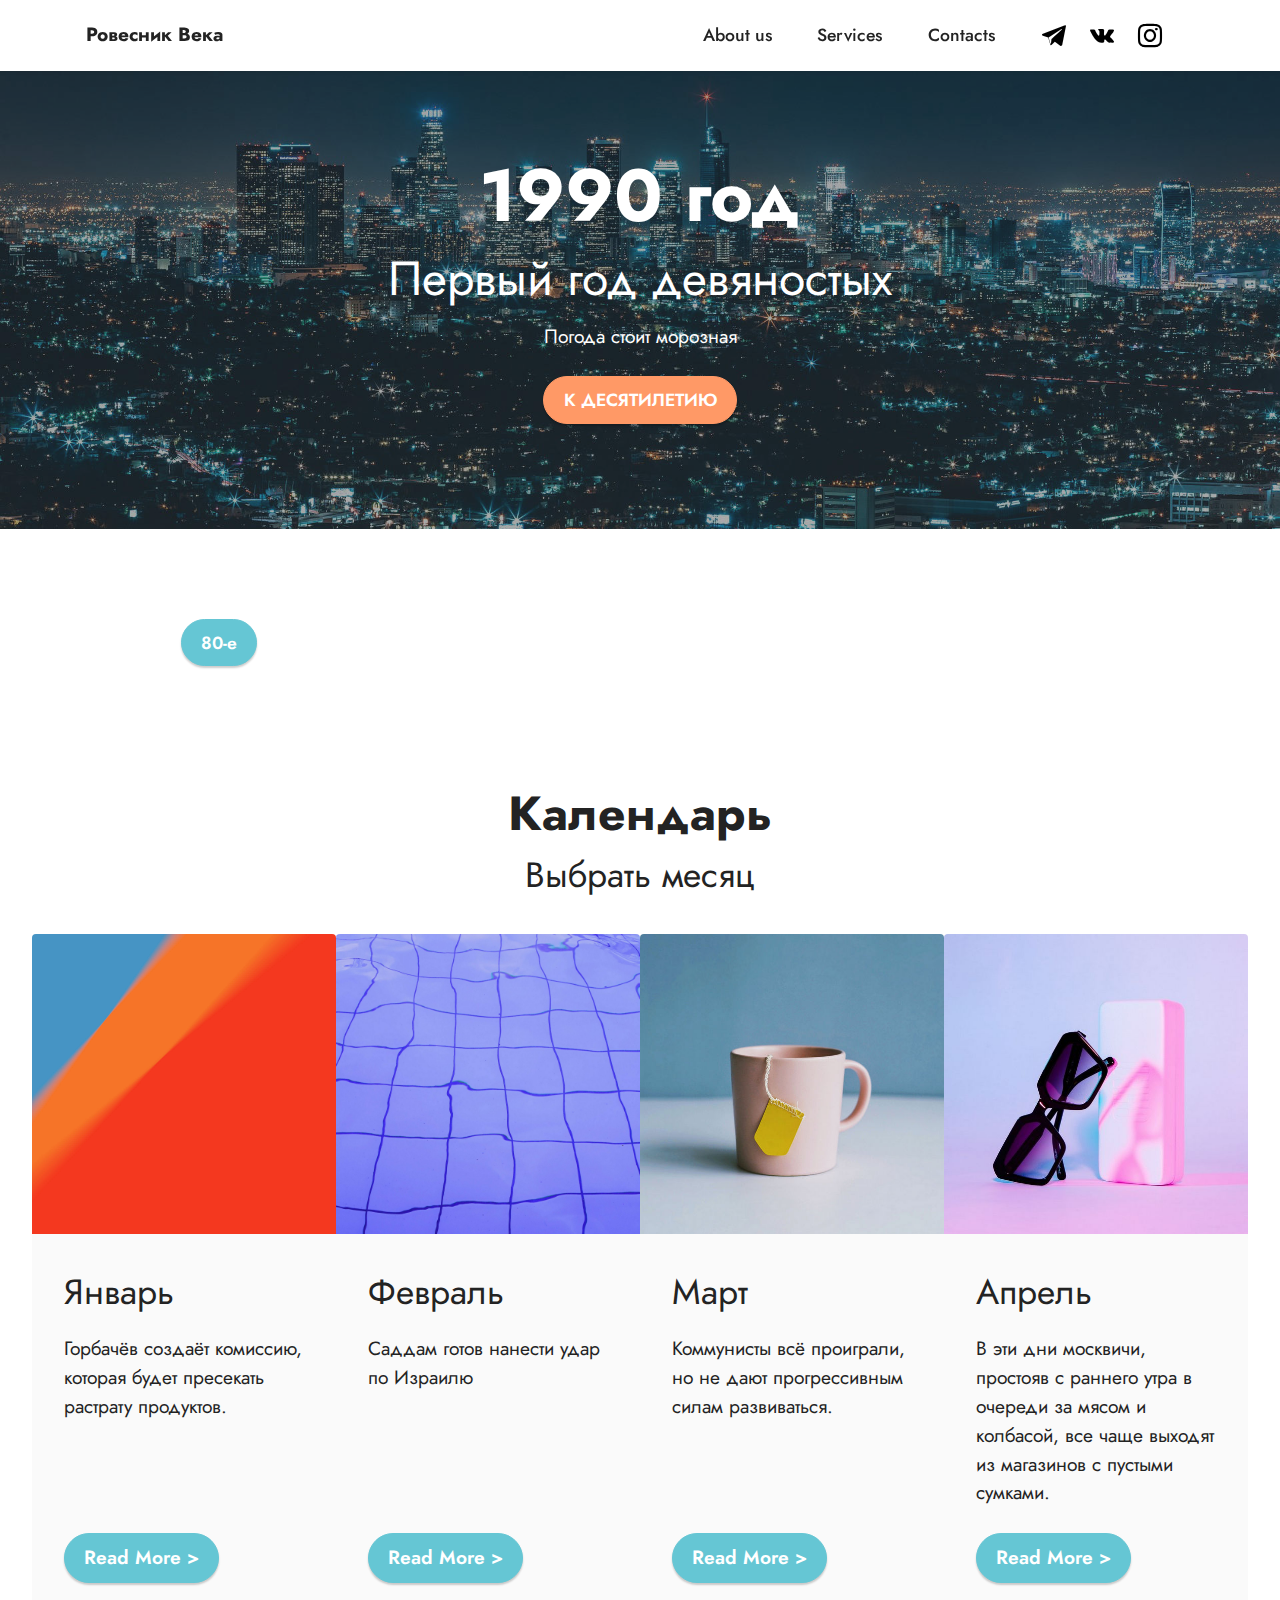
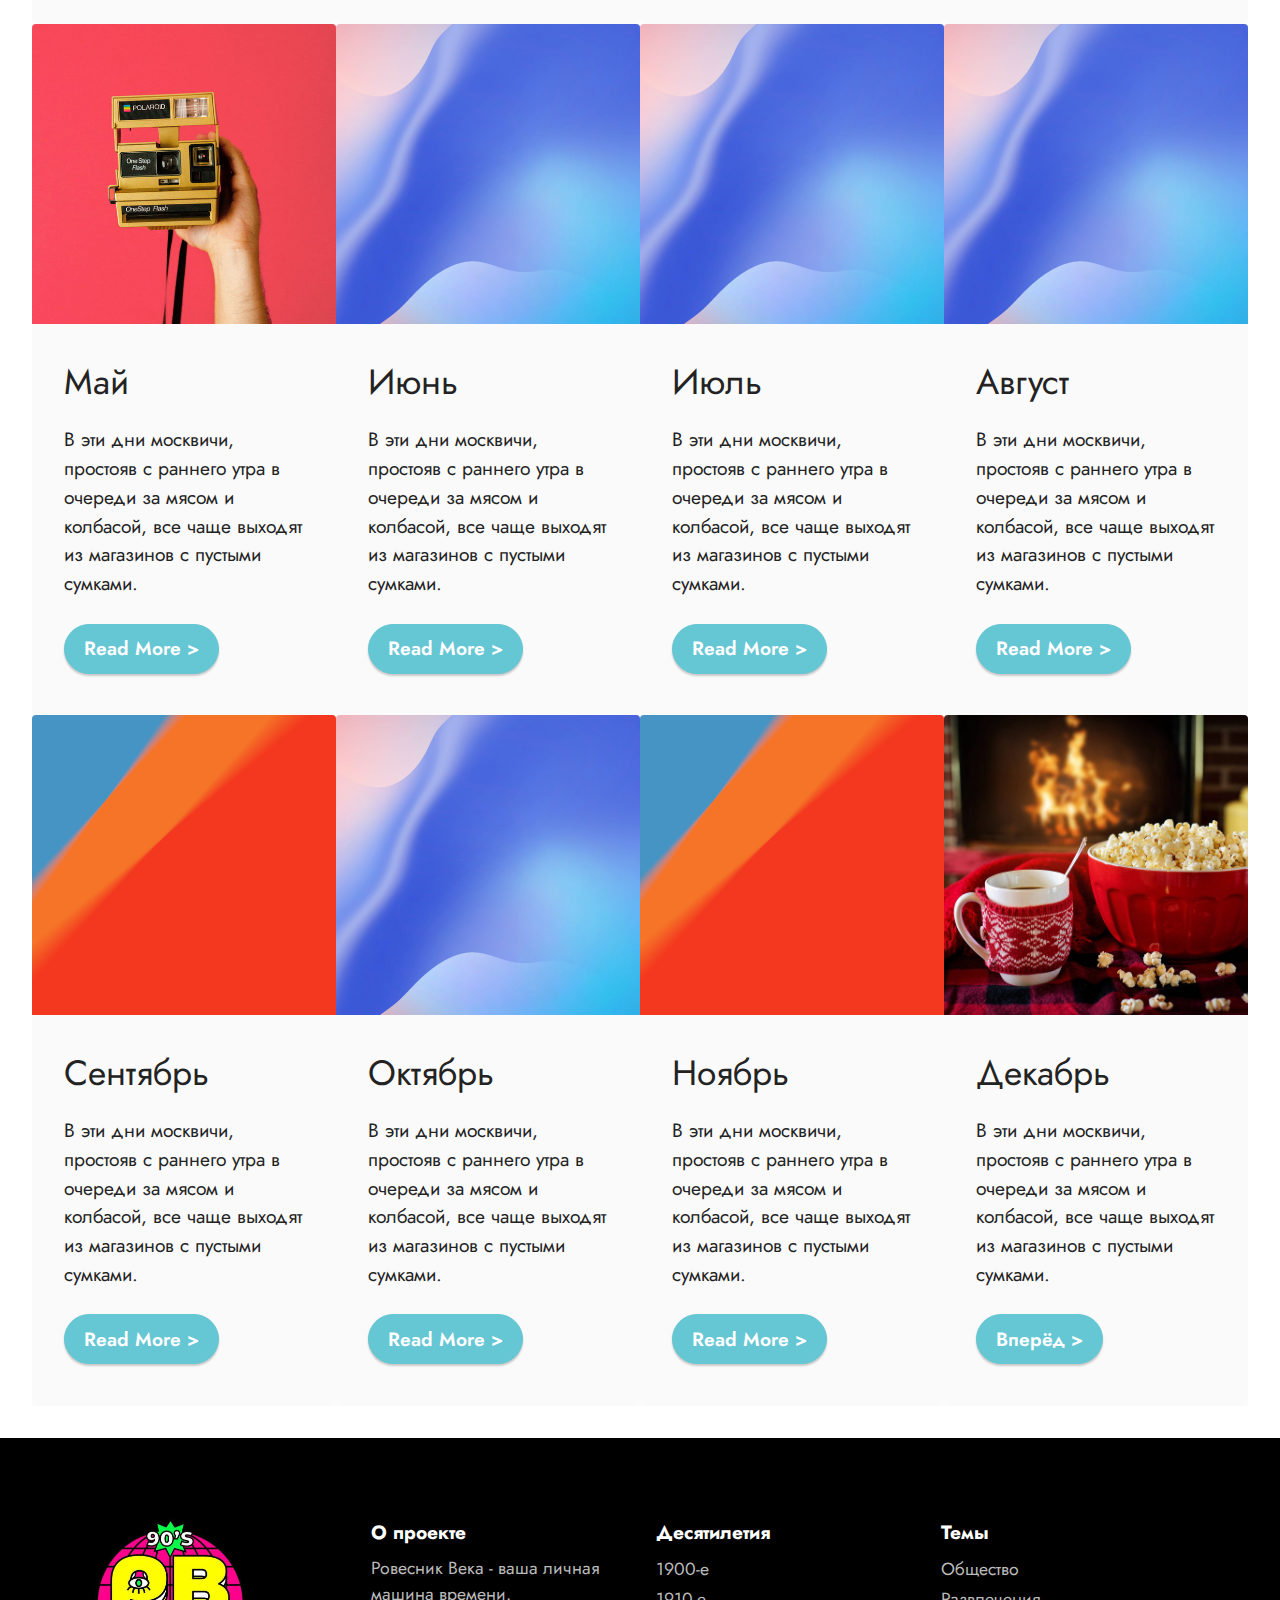
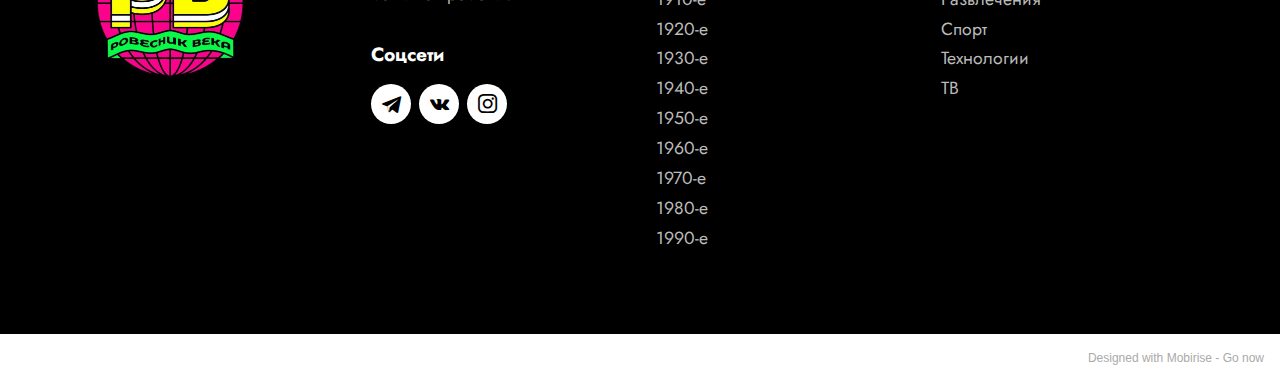
<file: 1990.html>
<!DOCTYPE html>
<html  >
<head>
  <!-- Site made with Mobirise Website Builder v5.4.1, https://mobirise.com -->
  <meta charset="UTF-8">
  <meta http-equiv="X-UA-Compatible" content="IE=edge">
  <meta name="generator" content="Mobirise v5.4.1, mobirise.com">
  <meta name="twitter:card" content="summary_large_image"/>
  <meta name="twitter:image:src" content="assets/images/1990-meta.jpg">
  <meta property="og:image" content="assets/images/1990-meta.jpg">
  <meta name="twitter:title" content="1990 год">
  <meta name="viewport" content="width=device-width, initial-scale=1, minimum-scale=1">
  <link rel="shortcut icon" href="assets/images/photo-2020-05-28-17-56-24-128x128-1.png" type="image/x-icon">
  <meta name="description" content="Первый год девяностых">
  
  
  <title>1990 год</title>
  <link rel="stylesheet" href="assets/bootstrap/css/bootstrap.min.css">
  <link rel="stylesheet" href="assets/bootstrap/css/bootstrap-grid.min.css">
  <link rel="stylesheet" href="assets/bootstrap/css/bootstrap-reboot.min.css">
  <link rel="stylesheet" href="assets/dropdown/css/style.css">
  <link rel="stylesheet" href="assets/socicon/css/styles.css">
  <link rel="stylesheet" href="assets/theme/css/style.css">
  <link rel="preload" href="https://fonts.googleapis.com/css?family=Jost:100,200,300,400,500,600,700,800,900,100i,200i,300i,400i,500i,600i,700i,800i,900i&display=swap" as="style" onload="this.onload=null;this.rel='stylesheet'">
  <noscript><link rel="stylesheet" href="https://fonts.googleapis.com/css?family=Jost:100,200,300,400,500,600,700,800,900,100i,200i,300i,400i,500i,600i,700i,800i,900i&display=swap"></noscript>
  <link rel="preload" as="style" href="assets/mobirise/css/mbr-additional.css"><link rel="stylesheet" href="assets/mobirise/css/mbr-additional.css" type="text/css">
  
  
  
  
</head>
<body>
  
  <section data-bs-version="5.1" class="menu menu3 cid-sgUfIJfojr" once="menu" id="menu3-34">
    
    <nav class="navbar navbar-dropdown navbar-fixed-top navbar-expand-lg">
        <div class="container">
            <div class="navbar-brand">
                
                <span class="navbar-caption-wrap"><a class="navbar-caption text-black text-primary display-7" href="https://slugfest87.github.io/rvsnk90/">Ровесник Века</a></span>
            </div>
            <button class="navbar-toggler" type="button" data-toggle="collapse" data-bs-toggle="collapse" data-target="#navbarSupportedContent" data-bs-target="#navbarSupportedContent" aria-controls="navbarNavAltMarkup" aria-expanded="false" aria-label="Toggle navigation">
                <div class="hamburger">
                    <span></span>
                    <span></span>
                    <span></span>
                    <span></span>
                </div>
            </button>
            <div class="collapse navbar-collapse" id="navbarSupportedContent">
                <ul class="navbar-nav nav-dropdown nav-right" data-app-modern-menu="true"><li class="nav-item"><a class="nav-link link text-black display-4" href="https://mobiri.se">
                            About us</a></li>
                    <li class="nav-item"><a class="nav-link link text-black display-4" href="https://mobiri.se">
                            Services</a></li>
                    <li class="nav-item"><a class="nav-link link text-black display-4" href="https://mobiri.se">Contacts</a>
                    </li></ul>
                <div class="icons-menu">
                    <a class="iconfont-wrapper" href="https://mobiri.se" target="_blank">
                        <span class="p-2 mbr-iconfont socicon-telegram socicon"></span>
                    </a>
                    <a class="iconfont-wrapper" href="https://mobiri.se" target="_blank">
                        <span class="p-2 mbr-iconfont socicon-vkontakte socicon"></span>
                    </a>
                    <a class="iconfont-wrapper" href="https://mobiri.se" target="_blank">
                        <span class="p-2 mbr-iconfont socicon-instagram socicon"></span>
                    </a>
                    
                </div>
                
            </div>
        </div>
    </nav>
</section>

<section class="header6 cid-sgUgqyaXf4" id="header6-36">

    

    <div class="mbr-overlay" style="opacity: 0.4; background-color: rgb(53, 53, 53);"></div>

    <div class="align-center container">
        <div class="row justify-content-center">
            <div class="col-12 col-lg-10">
                <h1 class="mbr-section-title mbr-fonts-style mbr-white mb-3 display-1"><strong>1990 год</strong></h1>
                <h2 class="mbr-section-subtitle mbr-fonts-style mbr-white mb-3 display-2">Первый год девяностых</h2>
                <p class="mbr-text mbr-white mbr-fonts-style display-7">Погода стоит морозная<br></p>
                <div class="mbr-section-btn mt-3"><a class="btn btn-danger display-4" href="https://mobiri.se">К ДЕСЯТИЛЕТИЮ</a></div>
            </div>
        </div>
    </div>
</section>

<section class="content12 cid-sgUiFdqPU2" id="content12-39">
    
    <div class="container">
        <div class="row justify-content-center">
            <div class="col-md-12 col-lg-10">
                <div class="mbr-section-btn align-center"><a class="btn btn-primary display-4" href="">80-е</a></div>
            </div>
        </div>
    </div>
</section>

<section class="content2 cid-sgUgDIif2Z" id="content2-37">
    
    
    <div class="container-fluid">
        <div class="mbr-section-head">
            <h4 class="mbr-section-title mbr-fonts-style align-center mb-0 display-2"><strong>Календарь</strong></h4>
            <h5 class="mbr-section-subtitle mbr-fonts-style align-center mb-0 mt-2 display-5">Выбрать месяц</h5>
        </div>
        <div class="row mt-4">
            <div class="item features-image сol-12 col-md-6 col-lg-3">
                <div class="item-wrapper">
                    <div class="item-img">
                        <img src="assets/images/background8.jpg" alt="" title="">
                    </div>
                    <div class="item-content">
                        <h5 class="item-title mbr-fonts-style display-5">Январь</h5>
                        
                        <p class="mbr-text mbr-fonts-style mt-3 display-7">Горбачёв создаёт комиссию, которая будет пресекать растрату продуктов.</p>
                    </div>
                    <div class="mbr-section-btn item-footer mt-2"><a href="" class="btn item-btn btn-primary display-7" target="_blank">Read More
                            &gt;</a></div>
                </div>
            </div>
            <div class="item features-image сol-12 col-md-6 col-lg-3">
                <div class="item-wrapper">
                    <div class="item-img">
                        <img src="assets/images/background6.jpg" alt="" title="">
                    </div>
                    <div class="item-content">
                        <h5 class="item-title mbr-fonts-style display-5">Февраль</h5>
                        
                        <p class="mbr-text mbr-fonts-style mt-3 display-7">Саддам готов нанести удар по Израилю<br>
                        </p>
                    </div>
                    <div class="mbr-section-btn item-footer mt-2"><a href="" class="btn btn-primary item-btn display-7" target="_blank">Read More
                            &gt;</a></div>
                </div>
            </div>
            <div class="item features-image сol-12 col-md-6 col-lg-3">
                <div class="item-wrapper">
                    <div class="item-img">
                        <img src="assets/images/product2.jpg" alt="" title="">
                    </div>
                    <div class="item-content">
                        <h5 class="item-title mbr-fonts-style display-5">Март</h5>
                        
                        <p class="mbr-text mbr-fonts-style mt-3 display-7">Коммунисты всё проиграли, но не дают прогрессивным силам развиваться.</p>
                    </div>
                    <div class="mbr-section-btn item-footer mt-2"><a href="" class="btn btn-primary item-btn display-7" target="_blank">Read More
                            &gt;</a></div>
                </div>
            </div><div class="item features-image сol-12 col-md-6 col-lg-3">
                <div class="item-wrapper">
                    <div class="item-img">
                        <img src="assets/images/product4.jpg" alt="" title="" data-slide-to="3">
                    </div>
                    <div class="item-content">
                        <h5 class="item-title mbr-fonts-style display-5">Апрель</h5>
                        
                        <p class="mbr-text mbr-fonts-style mt-3 display-7">В эти дни москвичи, простояв с раннего утра в очереди за мясом и колбасой, все чаще выходят из магазинов с пустыми сумками.</p>
                    </div>
                    <div class="mbr-section-btn item-footer mt-2"><a href="" class="btn btn-primary item-btn display-7" target="_blank">Read More
                            &gt;</a></div>
                </div>
            </div><div class="item features-image сol-12 col-md-6 col-lg-3">
                <div class="item-wrapper">
                    <div class="item-img">
                        <img src="assets/images/product1.jpg" alt="" title="" data-slide-to="4">
                    </div>
                    <div class="item-content">
                        <h5 class="item-title mbr-fonts-style display-5">Май</h5>
                        
                        <p class="mbr-text mbr-fonts-style mt-3 display-7">В эти дни москвичи, простояв с раннего утра в очереди за мясом и колбасой, все чаще выходят из магазинов с пустыми сумками.</p>
                    </div>
                    <div class="mbr-section-btn item-footer mt-2"><a href="" class="btn btn-primary item-btn display-7" target="_blank">Read More
                            &gt;</a></div>
                </div>
            </div><div class="item features-image сol-12 col-md-6 col-lg-3">
                <div class="item-wrapper">
                    <div class="item-img">
                        <img src="assets/images/background3.jpg" alt="" title="" data-slide-to="5">
                    </div>
                    <div class="item-content">
                        <h5 class="item-title mbr-fonts-style display-5">Июнь</h5>
                        
                        <p class="mbr-text mbr-fonts-style mt-3 display-7">В эти дни москвичи, простояв с раннего утра в очереди за мясом и колбасой, все чаще выходят из магазинов с пустыми сумками.</p>
                    </div>
                    <div class="mbr-section-btn item-footer mt-2"><a href="" class="btn btn-primary item-btn display-7" target="_blank">Read More
                            &gt;</a></div>
                </div>
            </div><div class="item features-image сol-12 col-md-6 col-lg-3">
                <div class="item-wrapper">
                    <div class="item-img">
                        <img src="assets/images/background3.jpg" alt="" title="" data-slide-to="6">
                    </div>
                    <div class="item-content">
                        <h5 class="item-title mbr-fonts-style display-5">Июль</h5>
                        
                        <p class="mbr-text mbr-fonts-style mt-3 display-7">В эти дни москвичи, простояв с раннего утра в очереди за мясом и колбасой, все чаще выходят из магазинов с пустыми сумками.</p>
                    </div>
                    <div class="mbr-section-btn item-footer mt-2"><a href="" class="btn btn-primary item-btn display-7" target="_blank">Read More
                            &gt;</a></div>
                </div>
            </div><div class="item features-image сol-12 col-md-6 col-lg-3">
                <div class="item-wrapper">
                    <div class="item-img">
                        <img src="assets/images/background3.jpg" alt="" title="" data-slide-to="7">
                    </div>
                    <div class="item-content">
                        <h5 class="item-title mbr-fonts-style display-5">Август</h5>
                        
                        <p class="mbr-text mbr-fonts-style mt-3 display-7">В эти дни москвичи, простояв с раннего утра в очереди за мясом и колбасой, все чаще выходят из магазинов с пустыми сумками.</p>
                    </div>
                    <div class="mbr-section-btn item-footer mt-2"><a href="" class="btn btn-primary item-btn display-7" target="_blank">Read More
                            &gt;</a></div>
                </div>
            </div><div class="item features-image сol-12 col-md-6 col-lg-3">
                <div class="item-wrapper">
                    <div class="item-img">
                        <img src="assets/images/background8.jpg" alt="" title="" data-slide-to="8">
                    </div>
                    <div class="item-content">
                        <h5 class="item-title mbr-fonts-style display-5">Сентябрь</h5>
                        
                        <p class="mbr-text mbr-fonts-style mt-3 display-7">В эти дни москвичи, простояв с раннего утра в очереди за мясом и колбасой, все чаще выходят из магазинов с пустыми сумками.</p>
                    </div>
                    <div class="mbr-section-btn item-footer mt-2"><a href="" class="btn btn-primary item-btn display-7" target="_blank">Read More
                            &gt;</a></div>
                </div>
            </div><div class="item features-image сol-12 col-md-6 col-lg-3">
                <div class="item-wrapper">
                    <div class="item-img">
                        <img src="assets/images/background3.jpg" alt="" title="" data-slide-to="9">
                    </div>
                    <div class="item-content">
                        <h5 class="item-title mbr-fonts-style display-5">Октябрь</h5>
                        
                        <p class="mbr-text mbr-fonts-style mt-3 display-7">В эти дни москвичи, простояв с раннего утра в очереди за мясом и колбасой, все чаще выходят из магазинов с пустыми сумками.</p>
                    </div>
                    <div class="mbr-section-btn item-footer mt-2"><a href="" class="btn btn-primary item-btn display-7" target="_blank">Read More
                            &gt;</a></div>
                </div>
            </div><div class="item features-image сol-12 col-md-6 col-lg-3">
                <div class="item-wrapper">
                    <div class="item-img">
                        <img src="assets/images/background8.jpg" alt="" title="" data-slide-to="10">
                    </div>
                    <div class="item-content">
                        <h5 class="item-title mbr-fonts-style display-5">Ноябрь</h5>
                        
                        <p class="mbr-text mbr-fonts-style mt-3 display-7">В эти дни москвичи, простояв с раннего утра в очереди за мясом и колбасой, все чаще выходят из магазинов с пустыми сумками.</p>
                    </div>
                    <div class="mbr-section-btn item-footer mt-2"><a href="" class="btn btn-primary item-btn display-7" target="_blank">Read More
                            &gt;</a></div>
                </div>
            </div><div class="item features-image сol-12 col-md-6 col-lg-3">
                <div class="item-wrapper">
                    <div class="item-img">
                        <a href="page4.html"><img src="assets/images/mbr-1920x1280.jpg" alt="" title="" data-slide-to="11"></a>
                    </div>
                    <div class="item-content">
                        <h5 class="item-title mbr-fonts-style display-5">Декабрь</h5>
                        
                        <p class="mbr-text mbr-fonts-style mt-3 display-7">В эти дни москвичи, простояв с раннего утра в очереди за мясом и колбасой, все чаще выходят из магазинов с пустыми сумками.</p>
                    </div>
                    <div class="mbr-section-btn item-footer mt-2"><a href="page4.html" class="btn btn-primary item-btn display-7">Вперёд &gt;</a></div>
                </div>
            </div>

        </div>
    </div>
</section>

<section class="footer4 cid-sgUhFqkA0o" once="footers" id="footer4-38">

    
    
    <div class="container">
        <div class="row mbr-white">
            <div class="col-6 col-lg-3">
                <div class="media-wrap col-md-8 col-12">
                    <a href="https://mobiri.se/">
                        <img src="assets/images/photo-2020-05-28-17-56-24-337x337.jpg" alt="Mobirise">
                    </a>
                </div>
            </div>
            <div class="col-12 col-md-6 col-lg-3">
                <h5 class="mbr-section-subtitle mbr-fonts-style mb-2 display-7">
                    <strong>О проекте</strong></h5>
                <p class="mbr-text mbr-fonts-style mb-4 display-4">
                    Ровесник Века - ваша личная машина времени.</p>
                <h5 class="mbr-section-subtitle mbr-fonts-style mb-3 display-7">
                    <strong>Соцсети</strong></h5>
                <div class="social-row display-7">
                    <div class="soc-item">
                        
                            <span class="mbr-iconfont socicon-telegram socicon"></span>
                        
                    </div>
                    <div class="soc-item">
                        
                            <span class="mbr-iconfont socicon-vkontakte socicon"></span>
                        
                    </div>
                    <div class="soc-item">
                        <a href="https://twitter.com/mobirise" target="_blank">
                            <span class="mbr-iconfont socicon socicon-instagram"></span>
                        </a>
                    </div>
                    
                </div>
            </div>
            <div class="col-12 col-md-6 col-lg-3">
                <h5 class="mbr-section-subtitle mbr-fonts-style mb-2 display-7">
                    <strong>Десятилетия</strong></h5>
                <ul class="list mbr-fonts-style display-4">
                    <li class="mbr-text item-wrap"><span style="font-size: 1.1rem;">1900-е</span></li><li class="mbr-text item-wrap">1910-е</li>
                    <li class="mbr-text item-wrap">1920-е</li>
                    <li class="mbr-text item-wrap">1930-е</li><li class="mbr-text item-wrap">1940-е</li><li class="mbr-text item-wrap">1950-е</li><li class="mbr-text item-wrap">1960-е</li><li class="mbr-text item-wrap">1970-е</li><li class="mbr-text item-wrap">1980-е</li><li class="mbr-text item-wrap">1990-е</li>
                </ul>
            </div>
            <div class="col-12 col-md-6 col-lg-3">
                <h5 class="mbr-section-subtitle mbr-fonts-style mb-2 display-7">
                    <strong>Темы</strong></h5>
                <ul class="list mbr-fonts-style display-4">
                    <li class="mbr-text item-wrap"><span style="font-size: 1.1rem;">Общество</span></li><li class="mbr-text item-wrap"><span style="font-size: 1.1rem;">Развлечения</span></li><li class="mbr-text item-wrap"><span style="font-size: 1.1rem;">Спорт</span></li><li class="mbr-text item-wrap"><span style="font-size: 1.1rem;">Технологии</span></li><li class="mbr-text item-wrap"><span style="font-size: 1.1rem;">ТВ</span><br></li>
                </ul>
            </div>
            
        </div>
    </div>
</section><section style="background-color: #fff; font-family: -apple-system, BlinkMacSystemFont, 'Segoe UI', 'Roboto', 'Helvetica Neue', Arial, sans-serif; color:#aaa; font-size:12px; padding: 0; align-items: center; display: flex;"><a href="https://mobirise.site/j" style="flex: 1 1; height: 3rem; padding-left: 1rem;"></a><p style="flex: 0 0 auto; margin:0; padding-right:1rem;">Designed with Mobirise - <a href="https://mobirise.site/m" style="color:#aaa;">Go now</a></p></section><script src="assets/bootstrap/js/bootstrap.bundle.min.js"></script>  <script src="assets/smoothscroll/smooth-scroll.js"></script>  <script src="assets/ytplayer/index.js"></script>  <script src="assets/dropdown/js/navbar-dropdown.js"></script>  <script src="assets/theme/js/script.js"></script>  
  
  
 <div id="scrollToTop" class="scrollToTop mbr-arrow-up"><a style="text-align: center;"><i class="mbr-arrow-up-icon mbr-arrow-up-icon-cm cm-icon cm-icon-smallarrow-up"></i></a></div>
  </body>
</html>
</file>
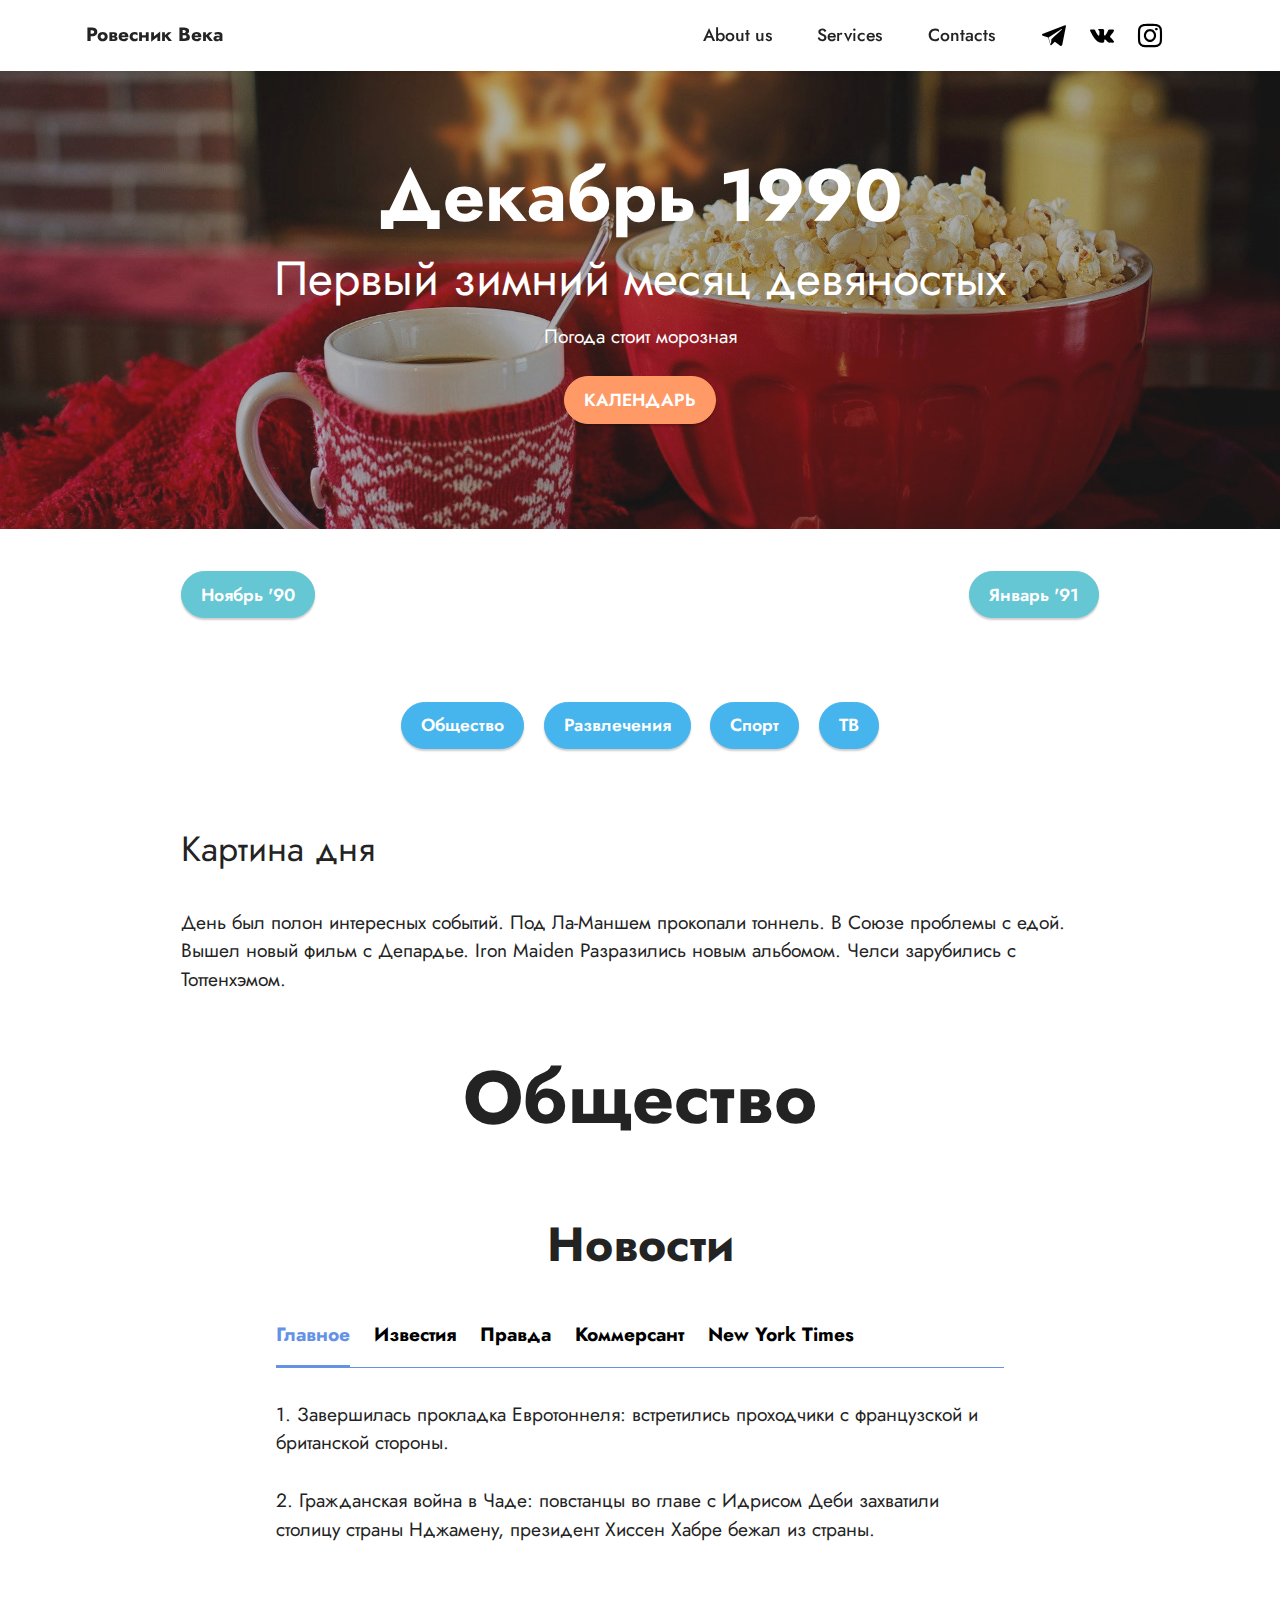
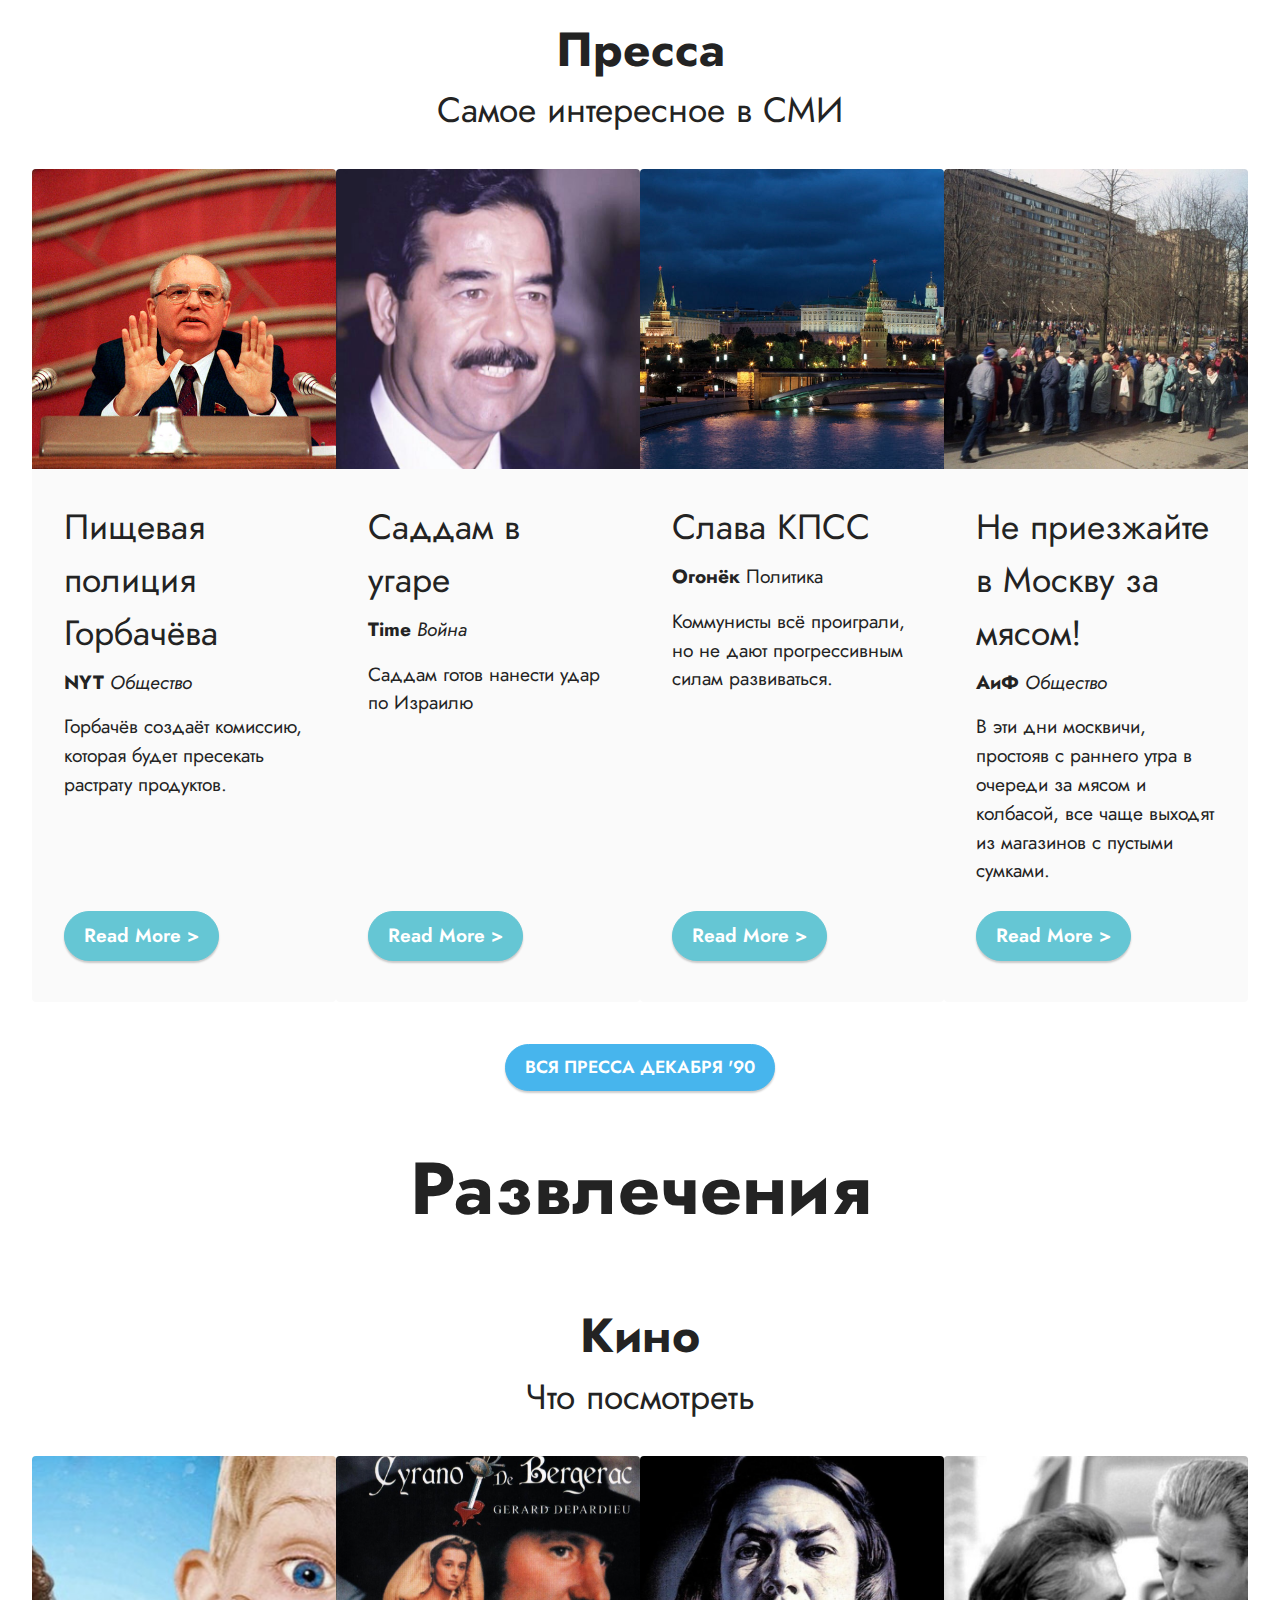
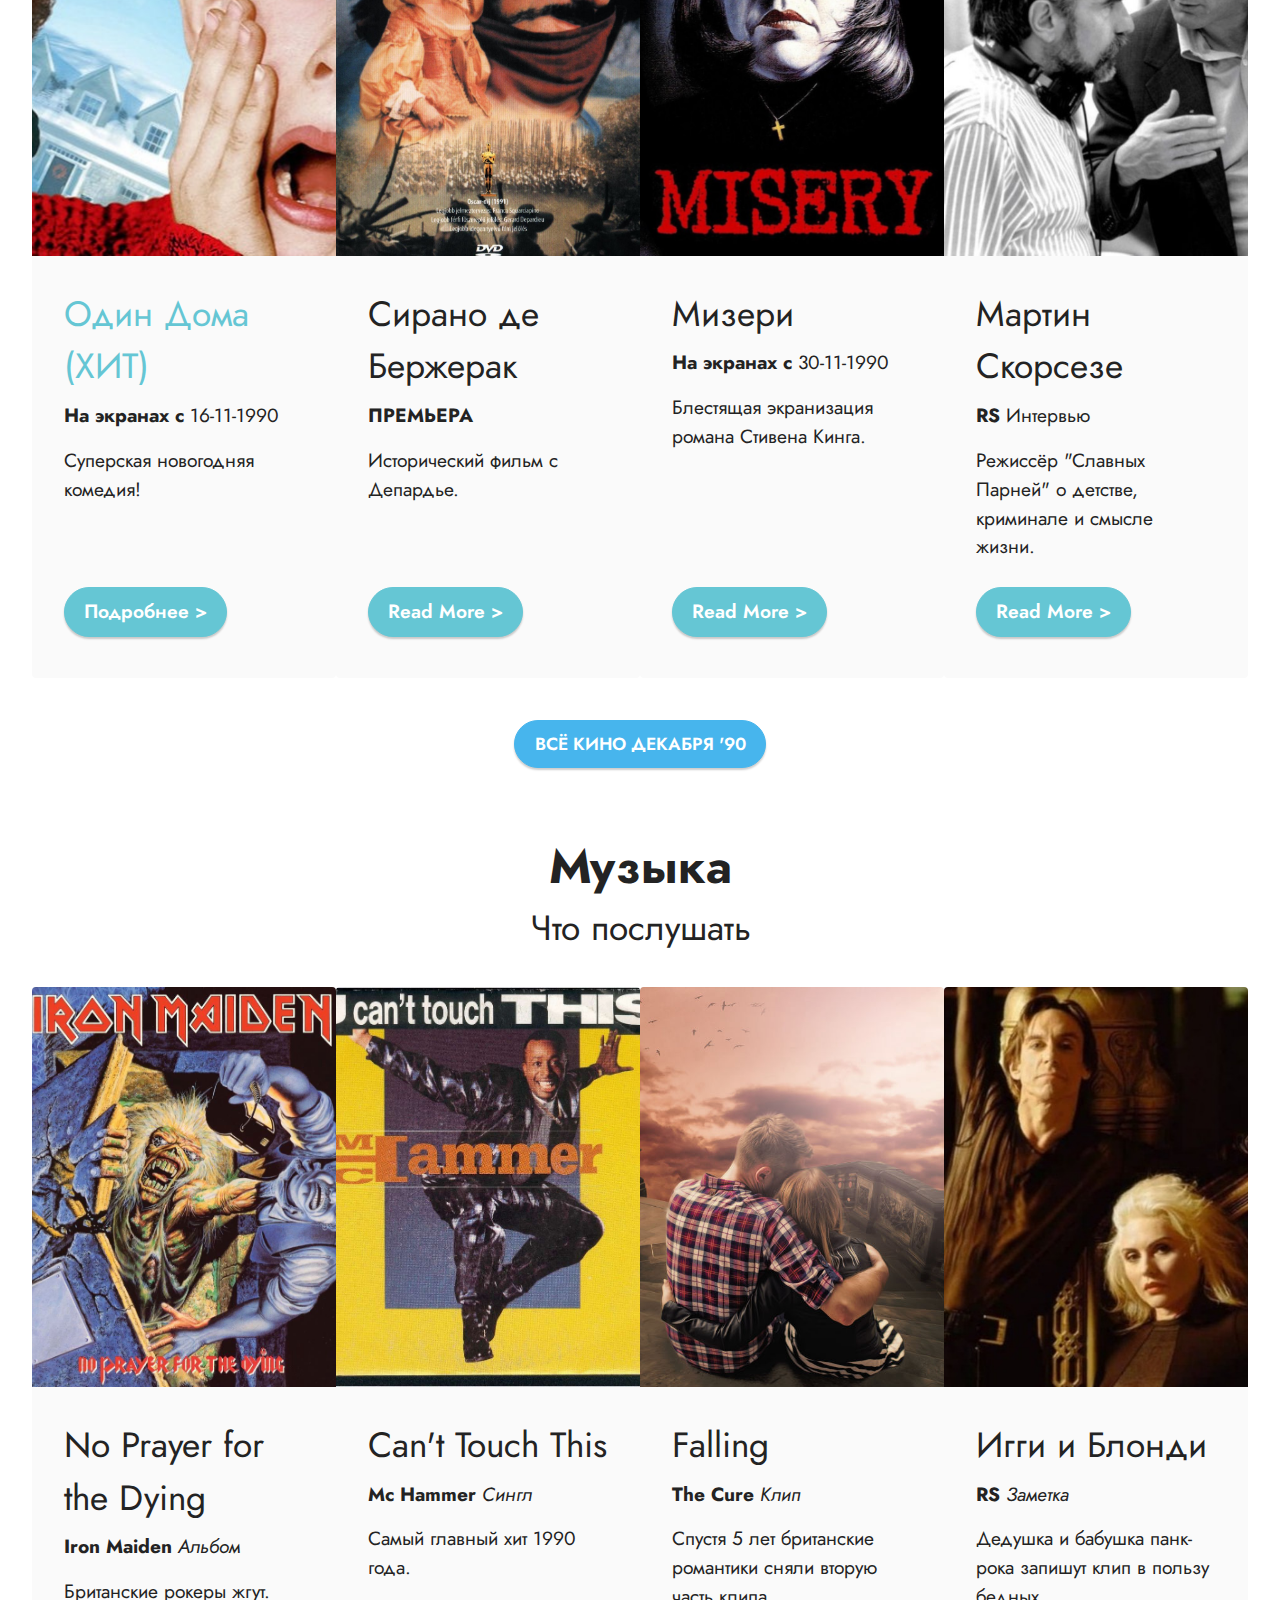
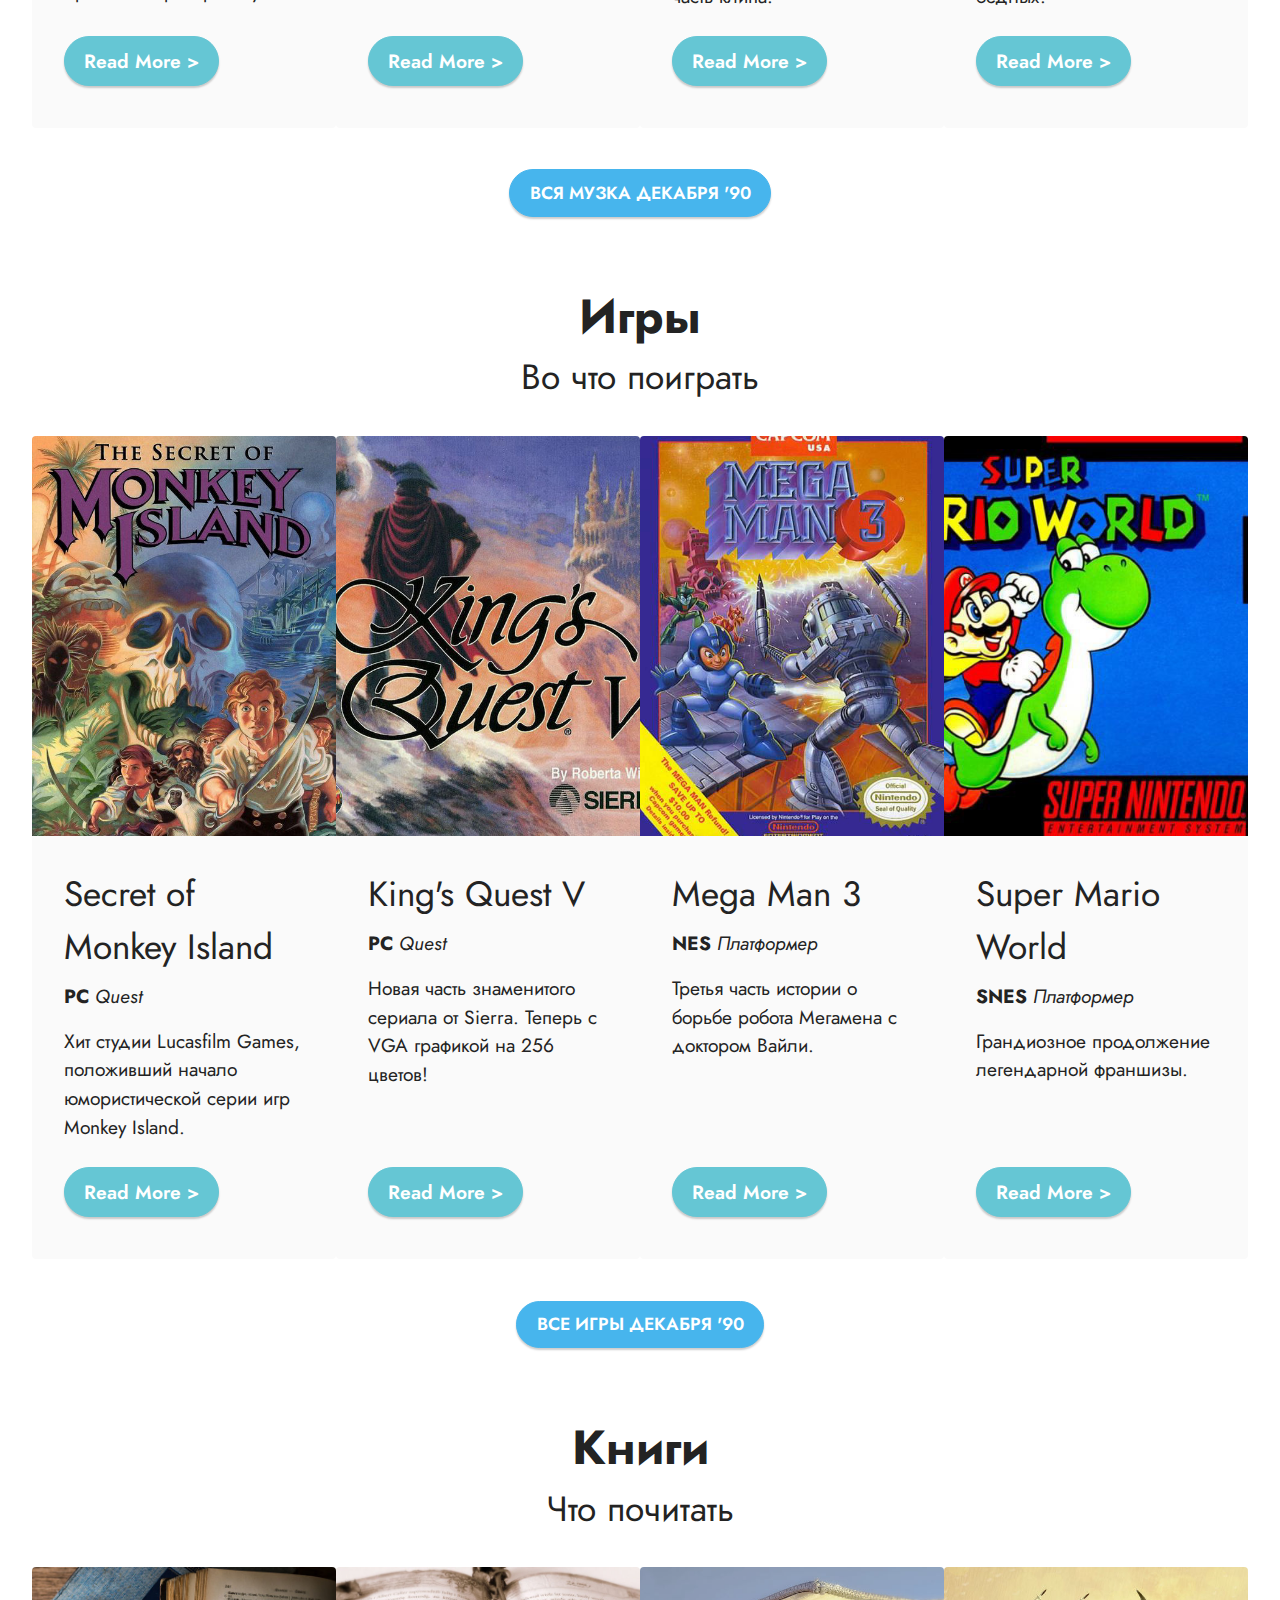
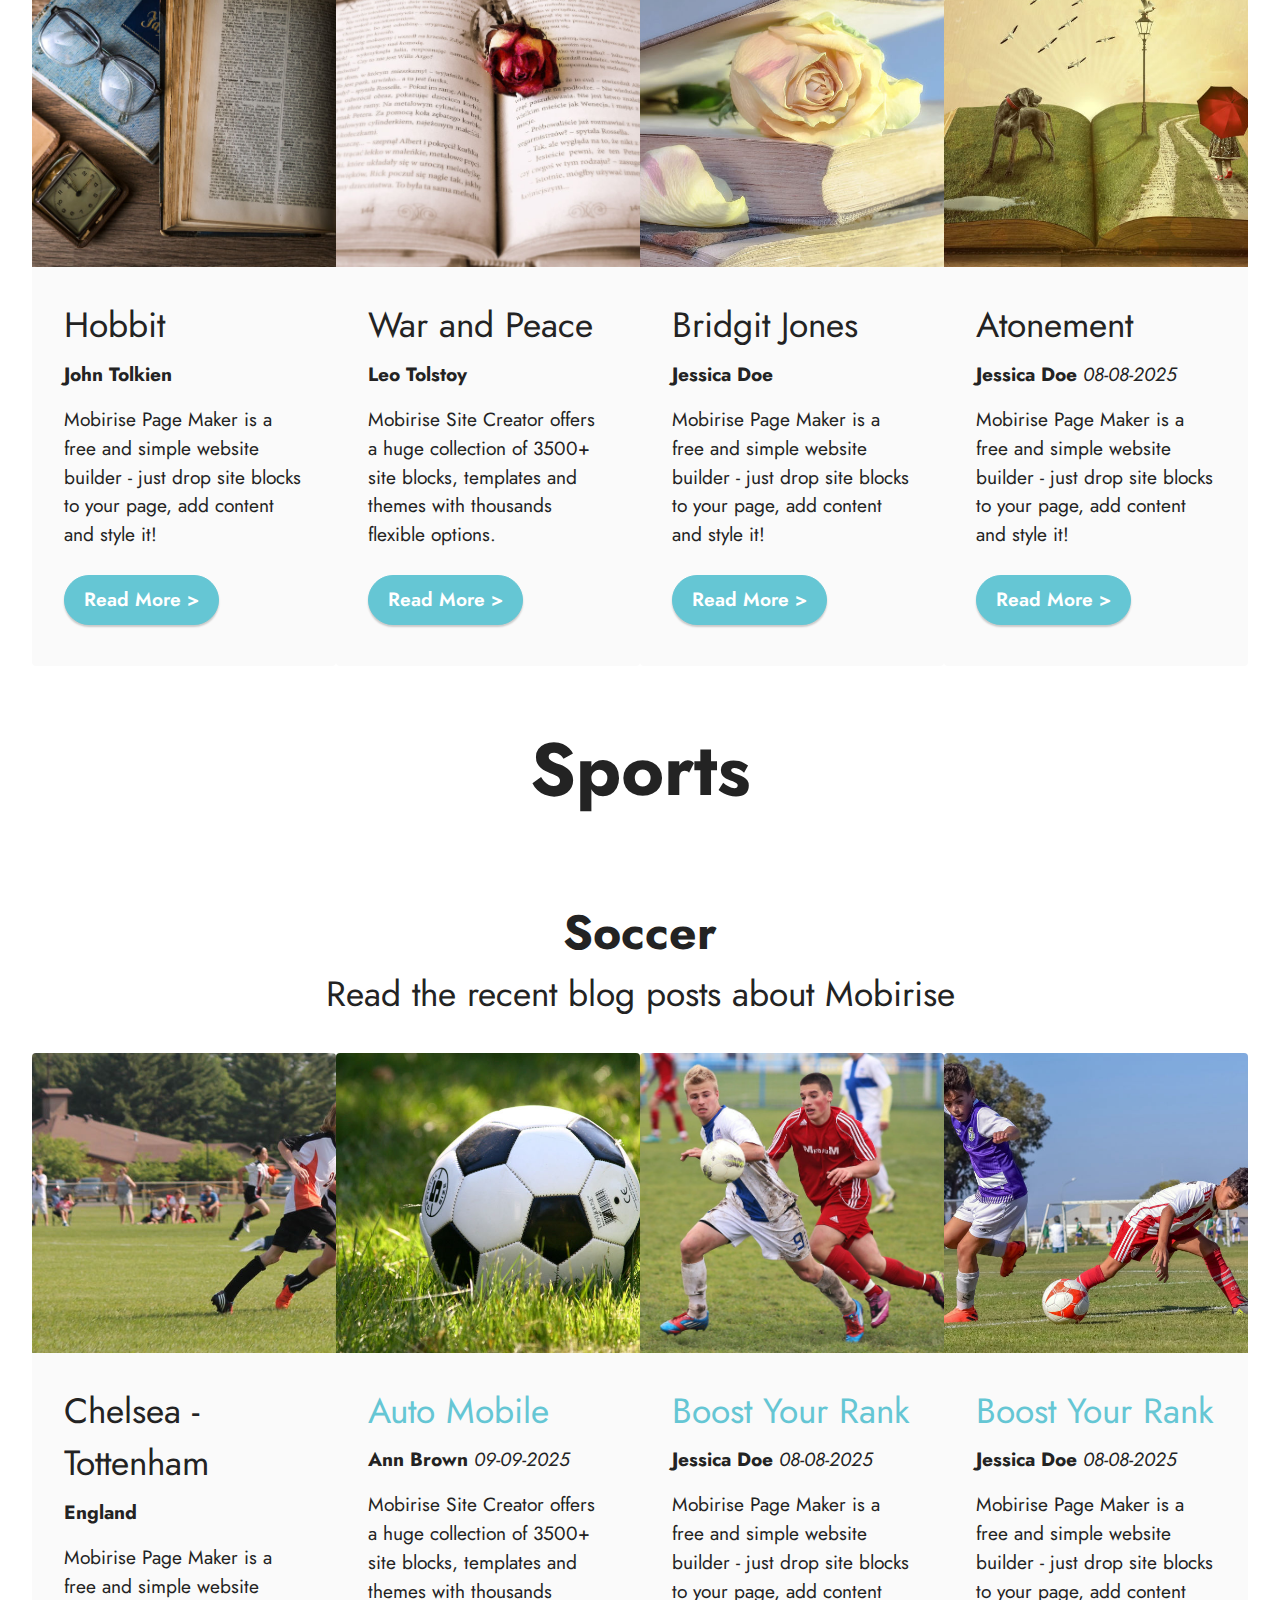
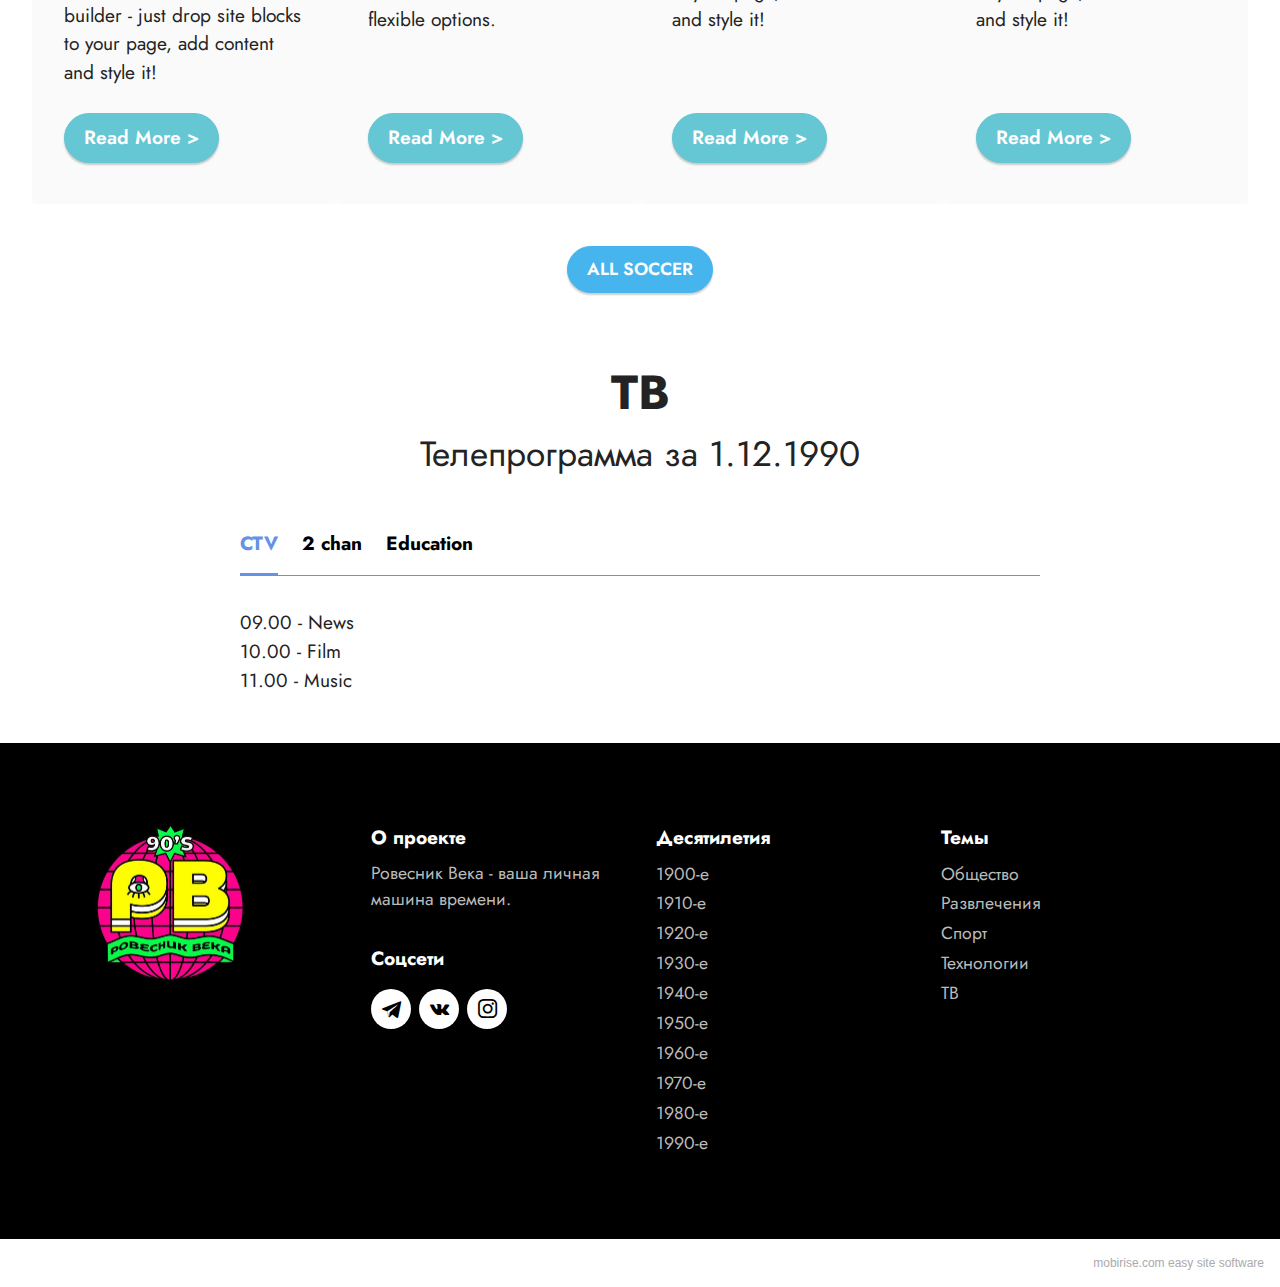
<file: dec90.html>
<!DOCTYPE html>
<html  >
<head>
  <!-- Site made with Mobirise Website Builder v5.4.1, https://mobirise.com -->
  <meta charset="UTF-8">
  <meta http-equiv="X-UA-Compatible" content="IE=edge">
  <meta name="generator" content="Mobirise v5.4.1, mobirise.com">
  <meta name="twitter:card" content="summary_large_image"/>
  <meta name="twitter:image:src" content="assets/images/dec90-meta.jpg">
  <meta property="og:image" content="assets/images/dec90-meta.jpg">
  <meta name="twitter:title" content="Декабрь 1990">
  <meta name="viewport" content="width=device-width, initial-scale=1, minimum-scale=1">
  <link rel="shortcut icon" href="assets/images/photo-2020-05-28-17-56-24-128x128-1.png" type="image/x-icon">
  <meta name="description" content="Последний месяц 1990 года.">
  
  
  <title>Декабрь 1990</title>
  <link rel="stylesheet" href="assets/bootstrap/css/bootstrap.min.css">
  <link rel="stylesheet" href="assets/bootstrap/css/bootstrap-grid.min.css">
  <link rel="stylesheet" href="assets/bootstrap/css/bootstrap-reboot.min.css">
  <link rel="stylesheet" href="assets/dropdown/css/style.css">
  <link rel="stylesheet" href="assets/socicon/css/styles.css">
  <link rel="stylesheet" href="assets/theme/css/style.css">
  <link rel="preload" href="https://fonts.googleapis.com/css?family=Jost:100,200,300,400,500,600,700,800,900,100i,200i,300i,400i,500i,600i,700i,800i,900i&display=swap" as="style" onload="this.onload=null;this.rel='stylesheet'">
  <noscript><link rel="stylesheet" href="https://fonts.googleapis.com/css?family=Jost:100,200,300,400,500,600,700,800,900,100i,200i,300i,400i,500i,600i,700i,800i,900i&display=swap"></noscript>
  <link rel="preload" as="style" href="assets/mobirise/css/mbr-additional.css"><link rel="stylesheet" href="assets/mobirise/css/mbr-additional.css" type="text/css">
  
  
  
  
</head>
<body>
  
  <section data-bs-version="5.1" class="menu menu3 cid-sgUjudSXV7" once="menu" id="menu3-3a">
    
    <nav class="navbar navbar-dropdown navbar-fixed-top navbar-expand-lg">
        <div class="container">
            <div class="navbar-brand">
                
                <span class="navbar-caption-wrap"><a class="navbar-caption text-black text-primary display-7" href="https://slugfest87.github.io/rvsnk90/">Ровесник Века</a></span>
            </div>
            <button class="navbar-toggler" type="button" data-toggle="collapse" data-bs-toggle="collapse" data-target="#navbarSupportedContent" data-bs-target="#navbarSupportedContent" aria-controls="navbarNavAltMarkup" aria-expanded="false" aria-label="Toggle navigation">
                <div class="hamburger">
                    <span></span>
                    <span></span>
                    <span></span>
                    <span></span>
                </div>
            </button>
            <div class="collapse navbar-collapse" id="navbarSupportedContent">
                <ul class="navbar-nav nav-dropdown nav-right" data-app-modern-menu="true"><li class="nav-item"><a class="nav-link link text-black display-4" href="https://mobiri.se">
                            About us</a></li>
                    <li class="nav-item"><a class="nav-link link text-black display-4" href="https://mobiri.se">
                            Services</a></li>
                    <li class="nav-item"><a class="nav-link link text-black display-4" href="https://mobiri.se">Contacts</a>
                    </li></ul>
                <div class="icons-menu">
                    <a class="iconfont-wrapper" href="https://mobiri.se" target="_blank">
                        <span class="p-2 mbr-iconfont socicon-telegram socicon"></span>
                    </a>
                    <a class="iconfont-wrapper" href="https://mobiri.se" target="_blank">
                        <span class="p-2 mbr-iconfont socicon-vkontakte socicon"></span>
                    </a>
                    <a class="iconfont-wrapper" href="https://mobiri.se" target="_blank">
                        <span class="p-2 mbr-iconfont socicon-instagram socicon"></span>
                    </a>
                    
                </div>
                
            </div>
        </div>
    </nav>
</section>

<section class="header6 cid-sgUjueRGhD" id="header6-3b">

    

    <div class="mbr-overlay" style="opacity: 0.4; background-color: rgb(53, 53, 53);"></div>

    <div class="align-center container">
        <div class="row justify-content-center">
            <div class="col-12 col-lg-10">
                <h1 class="mbr-section-title mbr-fonts-style mbr-white mb-3 display-1"><strong>Декабрь 1990</strong></h1>
                <h2 class="mbr-section-subtitle mbr-fonts-style mbr-white mb-3 display-2">Первый зимний месяц девяностых</h2>
                <p class="mbr-text mbr-white mbr-fonts-style display-7">Погода стоит морозная<br></p>
                <div class="mbr-section-btn mt-3"><a class="btn btn-danger display-4" href="1990.html">КАЛЕНДАРЬ</a></div>
            </div>
        </div>
    </div>
</section>

<section class="content12 cid-sgUjufOtJV" id="content12-3c">
    
    <div class="container">
        <div class="row justify-content-center">
            <div class="col-md-12 col-lg-10">
                <div class="mbr-section-btn align-center"><a class="btn btn-primary display-4" href="">Ноябрь '90</a>
                    <a class="btn btn-primary display-4" href="">Январь '91</a></div>
            </div>
        </div>
    </div>
</section>

<section class="content11 cid-sgUjugbArT" id="content11-3d">
    
    <div class="container-fluid">
        <div class="row justify-content-center">
            <div class="col-md-12 col-lg-10">
                <div class="mbr-section-btn align-center"><a class="btn btn-info display-4" href="index.html#content4-28">Общество</a> <a class="btn btn-info display-4" href="index.html#content4-27">Развлечения</a>
                    <a class="btn btn-info display-4" href="index.html#content4-2f">Спорт</a> <a class="btn btn-info display-4" href="index.html#tabs1-1p">ТВ</a></div>
            </div>
        </div>
    </div>
</section>

<section class="content5 cid-sgUjugzGVX" id="content5-3e">
    
    <div class="container">
        <div class="row justify-content-center">
            <div class="col-md-12 col-lg-10">
                
                <h4 class="mbr-section-subtitle mbr-fonts-style mb-4 display-5">Картина дня</h4>
                <p class="mbr-text mbr-fonts-style display-7">
                    День был полон интересных событий. Под Ла-Маншем прокопали тоннель. В Союзе проблемы с едой. Вышел новый фильм с Депардье. Iron Maiden Разразились новым альбомом. Челси зарубились с Тоттенхэмом.</p>
            </div>
        </div>
    </div>
</section>

<section class="content4 cid-sgUjugWxvD" id="content4-3f">
    
    
    <div class="container">
        <div class="row justify-content-center">
            <div class="title col-md-12 col-lg-10">
                <h3 class="mbr-section-title mbr-fonts-style align-center mb-4 display-1"><strong>Общество</strong></h3>
                
                
            </div>
        </div>
    </div>
</section>

<section class="tabs content18 cid-sgUjuhGKp5" id="tabs1-3g">

    

    
    <div class="container">
        <div class="row justify-content-center">
            <div class="col-12 col-md-8">
                <h3 class="mbr-section-title mb-0 mbr-fonts-style display-2">
                    <strong>Новости</strong></h3>
                
            </div>
        </div>
        <div class="row justify-content-center mt-4">
            <div class="col-12 col-md-8">
                <ul class="nav nav-tabs mb-4" role="tablist">
                    <li class="nav-item first mbr-fonts-style"><a class="nav-link mbr-fonts-style show active display-7" role="tab" data-toggle="tab" href="#tabs1-1k_tab0" aria-selected="true"><strong>Главное</strong></a></li>
                    <li class="nav-item"><a class="nav-link mbr-fonts-style active display-7" role="tab" data-toggle="tab" href="#tabs1-1k_tab1" aria-selected="true"><strong>Известия</strong></a></li>
                    <li class="nav-item"><a class="nav-link mbr-fonts-style active display-7" role="tab" data-toggle="tab" href="#tabs1-1k_tab2" aria-selected="true"><strong>Правда</strong></a></li>
                    <li class="nav-item"><a class="nav-link mbr-fonts-style active display-7" role="tab" data-toggle="tab" href="#tabs1-1k_tab3" aria-selected="true"><strong>Коммерсант</strong></a></li>
                    <li class="nav-item"><a class="nav-link mbr-fonts-style active display-7" role="tab" data-toggle="tab" href="#tabs1-1k_tab4" aria-selected="true"><strong>New York Times</strong></a></li>
                    
                </ul>
                <div class="tab-content">
                    <div id="tab1" class="tab-pane in active" role="tabpanel">
                        <div class="row">
                            <div class="col-md-12">
                                <p class="mbr-text mbr-fonts-style display-7">1. Завершилась прокладка Евротоннеля: встретились проходчики с французской и британской стороны.<br><br>2. Гражданская война в Чаде: повстанцы во главе с Идрисом Деби захватили столицу страны Нджамену, президент Хиссен Хабре бежал из страны.<br>
                                </p>
                            </div>
                        </div>
                    </div>
                    <div id="tab2" class="tab-pane" role="tabpanel">
                        <div class="row">
                            <div class="col-md-12">
                                <p class="mbr-text mbr-fonts-style display-7">1. Ельцин наехал на Горбачёва<br> <br>2. Мало еды</p>
                            </div>
                        </div>
                    </div>
                    <div id="tab3" class="tab-pane" role="tabpanel">
                        <div class="row">
                            <div class="col-md-12">
                                <p class="mbr-text mbr-fonts-style display-7">
                                    1. Слава КПСС!</p>
                            </div>
                        </div>
                    </div>
                    <div id="tab4" class="tab-pane" role="tabpanel">
                        <div class="row">
                            <div class="col-md-12">
                                <p class="mbr-text mbr-fonts-style display-7">1. Рэкетиры и бандиты гасятся<br><br>2. Банкиры и экономисты богатеют<br><br>3. Политики врут</p>
                            </div>
                        </div>
                    </div>
                    <div id="tab5" class="tab-pane" role="tabpanel">
                        <div class="row">
                            <div class="col-md-12">
                                <p class="mbr-text mbr-fonts-style display-7">1. Gorbie food police<br><br>2. США отправят ещё 300 самолётов в Залив</p>
                            </div>
                        </div>
                    </div>
                    
                </div>
            </div>
        </div>
    </div>
</section>

<section class="content2 cid-sgUjuifXhW" id="content2-3h">
    
    
    <div class="container-fluid">
        <div class="mbr-section-head">
            <h4 class="mbr-section-title mbr-fonts-style align-center mb-0 display-2"><strong>Пресса</strong></h4>
            <h5 class="mbr-section-subtitle mbr-fonts-style align-center mb-0 mt-2 display-5">Самое интересное в СМИ</h5>
        </div>
        <div class="row mt-4">
            <div class="item features-image сol-12 col-md-6 col-lg-3">
                <div class="item-wrapper">
                    <div class="item-img">
                        <img src="assets/images/tass-25754-pic4-zoom-1000x1000-78925-885x599.jpg" alt="" title="">
                    </div>
                    <div class="item-content">
                        <h5 class="item-title mbr-fonts-style display-5">Пищевая полиция Горбачёва</h5>
                        <h6 class="item-subtitle mbr-fonts-style mt-1 display-7">
                            <strong>NYT</strong><em>&nbsp;Общество</em></h6>
                        <p class="mbr-text mbr-fonts-style mt-3 display-7">Горбачёв создаёт комиссию, которая будет пресекать растрату продуктов.</p>
                    </div>
                    <div class="mbr-section-btn item-footer mt-2"><a href="" class="btn item-btn btn-primary display-7" target="_blank">Read More
                            &gt;</a></div>
                </div>
            </div>
            <div class="item features-image сol-12 col-md-6 col-lg-3">
                <div class="item-wrapper">
                    <div class="item-img">
                        <img src="assets/images/sad-640x724.jpg" alt="" title="">
                    </div>
                    <div class="item-content">
                        <h5 class="item-title mbr-fonts-style display-5">Саддам в угаре</h5>
                        <h6 class="item-subtitle mbr-fonts-style mt-1 display-7"><strong>Time</strong><em>&nbsp;Война</em></h6>
                        <p class="mbr-text mbr-fonts-style mt-3 display-7">Саддам готов нанести удар по Израилю<br>
                        </p>
                    </div>
                    <div class="mbr-section-btn item-footer mt-2"><a href="" class="btn btn-primary item-btn display-7" target="_blank">Read More
                            &gt;</a></div>
                </div>
            </div>
            <div class="item features-image сol-12 col-md-6 col-lg-3">
                <div class="item-wrapper">
                    <div class="item-img">
                        <img src="assets/images/mbr-885x588.jpg" alt="" title="">
                    </div>
                    <div class="item-content">
                        <h5 class="item-title mbr-fonts-style display-5">Слава КПСС</h5>
                        <h6 class="item-subtitle mbr-fonts-style mt-1 display-7"><strong>Огонёк&nbsp;</strong>Политика</h6>
                        <p class="mbr-text mbr-fonts-style mt-3 display-7">Коммунисты всё проиграли, но не дают прогрессивным силам развиваться.</p>
                    </div>
                    <div class="mbr-section-btn item-footer mt-2"><a href="" class="btn btn-primary item-btn display-7" target="_blank">Read More
                            &gt;</a></div>
                </div>
            </div><div class="item features-image сol-12 col-md-6 col-lg-3">
                <div class="item-wrapper">
                    <div class="item-img">
                        <img src="assets/images/fb6f0ff564a4ca2527ae90407068fa0a-885x597.jpeg" alt="" title="" data-slide-to="3">
                    </div>
                    <div class="item-content">
                        <h5 class="item-title mbr-fonts-style display-5">Не приезжайте в Москву за мясом!</h5>
                        <h6 class="item-subtitle mbr-fonts-style mt-1 display-7"><strong>АиФ </strong><em>Общество</em></h6>
                        <p class="mbr-text mbr-fonts-style mt-3 display-7">В эти дни москвичи, простояв с раннего утра в очереди за мясом и колбасой, все чаще выходят из магазинов с пустыми сумками.</p>
                    </div>
                    <div class="mbr-section-btn item-footer mt-2"><a href="" class="btn btn-primary item-btn display-7" target="_blank">Read More
                            &gt;</a></div>
                </div>
            </div>

        </div>
    </div>
</section>

<section class="content11 cid-sgUjuiYImf" id="content11-3i">
    
    <div class="container">
        <div class="row justify-content-center">
            <div class="col-md-12 col-lg-10">
                <div class="mbr-section-btn align-center"><a class="btn btn-info display-4" href="music-80s.html#timeline2-s">ВСЯ ПРЕССА ДЕКАБРЯ '90</a></div>
            </div>
        </div>
    </div>
</section>

<section class="content4 cid-sgUjujjVdc" id="content4-3j">
    
    
    <div class="container">
        <div class="row justify-content-center">
            <div class="title col-md-12 col-lg-10">
                <h3 class="mbr-section-title mbr-fonts-style align-center mb-4 display-1"><strong>Развлечения</strong></h3>
                
                
            </div>
        </div>
    </div>
</section>

<section class="content2 cid-sgUjujIGrW" id="content2-3k">
    
    
    <div class="container-fluid">
        <div class="mbr-section-head">
            <h4 class="mbr-section-title mbr-fonts-style align-center mb-0 display-2"><strong>Кино</strong></h4>
            <h5 class="mbr-section-subtitle mbr-fonts-style align-center mb-0 mt-2 display-5">Что посмотреть</h5>
        </div>
        <div class="row mt-4">
            <div class="item features-image сol-12 col-md-6 col-lg-3">
                <div class="item-wrapper">
                    <div class="item-img">
                        <a href="page4.html"><img src="assets/images/main-2x-885x498.jpeg" alt="" title=""></a>
                    </div>
                    <div class="item-content">
                        <h5 class="item-title mbr-fonts-style display-5"><a href="page4.html" class="text-primary">Один Дома (ХИТ)</a></h5>
                        <h6 class="item-subtitle mbr-fonts-style mt-1 display-7"><strong>На экранах с&nbsp;</strong>16-11-1990</h6>
                        <p class="mbr-text mbr-fonts-style mt-3 display-7">Суперская новогодняя комедия!</p>
                    </div>
                    <div class="mbr-section-btn item-footer mt-2"><a href="page4.html" class="btn item-btn btn-primary display-7" target="_blank">Подробнее &gt;</a></div>
                </div>
            </div>
            <div class="item features-image сol-12 col-md-6 col-lg-3">
                <div class="item-wrapper">
                    <div class="item-img">
                        <img src="assets/images/jmokb9mgz50nwpk95hgtawz8hh-885x1252.jpg" alt="" title="">
                    </div>
                    <div class="item-content">
                        <h5 class="item-title mbr-fonts-style display-5">Сирано де Бержерак</h5>
                        <h6 class="item-subtitle mbr-fonts-style mt-1 display-7"><strong>ПРЕМЬЕРА</strong></h6>
                        <p class="mbr-text mbr-fonts-style mt-3 display-7">Исторический фильм с Депардье.&nbsp;<br>
                        </p>
                    </div>
                    <div class="mbr-section-btn item-footer mt-2"><a href="" class="btn btn-primary item-btn display-7" target="_blank">Read More
                            &gt;</a></div>
                </div>
            </div>
            <div class="item features-image сol-12 col-md-6 col-lg-3">
                <div class="item-wrapper">
                    <div class="item-img">
                        <img src="assets/images/180607022859963-885x1328.jpeg" alt="" title="">
                    </div>
                    <div class="item-content">
                        <h5 class="item-title mbr-fonts-style display-5">Мизери</h5>
                        <h6 class="item-subtitle mbr-fonts-style mt-1 display-7"><strong>На экранах с&nbsp;</strong>30-11-1990</h6>
                        <p class="mbr-text mbr-fonts-style mt-3 display-7">Блестящая экранизация романа Стивена Кинга.</p>
                    </div>
                    <div class="mbr-section-btn item-footer mt-2"><a href="" class="btn btn-primary item-btn display-7" target="_blank">Read More
                            &gt;</a></div>
                </div>
            </div><div class="item features-image сol-12 col-md-6 col-lg-3">
                <div class="item-wrapper">
                    <div class="item-img">
                        <img src="assets/images/3f2798418e4bad12ef063cb9300805bd-885x587.jpeg" alt="" title="" data-slide-to="3">
                    </div>
                    <div class="item-content">
                        <h5 class="item-title mbr-fonts-style display-5">Мартин Скорсезе</h5>
                        <h6 class="item-subtitle mbr-fonts-style mt-1 display-7"><strong>RS&nbsp;</strong>Интервью</h6>
                        <p class="mbr-text mbr-fonts-style mt-3 display-7">Режиссёр "Славных Парней" о детстве, криминале и смысле жизни.</p>
                    </div>
                    <div class="mbr-section-btn item-footer mt-2"><a href="" class="btn btn-primary item-btn display-7" target="_blank">Read More
                            &gt;</a></div>
                </div>
            </div>

        </div>
    </div>
</section>

<section class="content11 cid-sgUjuksI3I" id="content11-3l">
    
    <div class="container">
        <div class="row justify-content-center">
            <div class="col-md-12 col-lg-10">
                <div class="mbr-section-btn align-center"><a class="btn btn-info display-4" href="music-80s.html#timeline2-s">ВСЁ КИНО ДЕКАБРЯ '90</a></div>
            </div>
        </div>
    </div>
</section>

<section class="content2 cid-sgUjukPcuG" id="content2-3m">
    
    
    <div class="container-fluid">
        <div class="mbr-section-head">
            <h4 class="mbr-section-title mbr-fonts-style align-center mb-0 display-2"><strong>Музыка</strong></h4>
            <h5 class="mbr-section-subtitle mbr-fonts-style align-center mb-0 mt-2 display-5">Что послушать</h5>
        </div>
        <div class="row mt-4">
            <div class="item features-image сol-12 col-md-6 col-lg-3">
                <div class="item-wrapper">
                    <div class="item-img">
                        <img src="assets/images/no-prayer-for-the-dying-b-iext49349753-881x880.jpg" alt="" title="">
                    </div>
                    <div class="item-content">
                        <h5 class="item-title mbr-fonts-style display-5">No Prayer for the Dying</h5>
                        <h6 class="item-subtitle mbr-fonts-style mt-1 display-7"><strong>Iron Maiden </strong><em>Альбом</em></h6>
                        <p class="mbr-text mbr-fonts-style mt-3 display-7">Британские рокеры жгут.</p>
                    </div>
                    <div class="mbr-section-btn item-footer mt-2"><a href="" class="btn item-btn btn-primary display-7" target="_blank">Read More
                            &gt;</a></div>
                </div>
            </div>
            <div class="item features-image сol-12 col-md-6 col-lg-3">
                <div class="item-wrapper">
                    <div class="item-img">
                        <img src="assets/images/hammer-u-cant-touch-this-885x885.jpg" alt="" title="">
                    </div>
                    <div class="item-content">
                        <h5 class="item-title mbr-fonts-style display-5">Can't Touch This</h5>
                        <h6 class="item-subtitle mbr-fonts-style mt-1 display-7"><strong>Mc Hammer </strong><em>Сингл</em></h6>
                        <p class="mbr-text mbr-fonts-style mt-3 display-7">Самый главный хит 1990 года.<br>
                        </p>
                    </div>
                    <div class="mbr-section-btn item-footer mt-2"><a href="" class="btn btn-primary item-btn display-7" target="_blank">Read More
                            &gt;</a></div>
                </div>
            </div>
            <div class="item features-image сol-12 col-md-6 col-lg-3">
                <div class="item-wrapper">
                    <div class="item-img">
                        <img src="assets/images/mbr-885x637.jpg" alt="" title="">
                    </div>
                    <div class="item-content">
                        <h5 class="item-title mbr-fonts-style display-5">Falling</h5>
                        <h6 class="item-subtitle mbr-fonts-style mt-1 display-7"><strong>The Cure </strong><em>Клип</em></h6>
                        <p class="mbr-text mbr-fonts-style mt-3 display-7">Спустя 5 лет британские романтики сняли вторую часть клипа.</p>
                    </div>
                    <div class="mbr-section-btn item-footer mt-2"><a href="" class="btn btn-primary item-btn display-7" target="_blank">Read More
                            &gt;</a></div>
                </div>
            </div><div class="item features-image сol-12 col-md-6 col-lg-3">
                <div class="item-wrapper">
                    <div class="item-img">
                        <img src="assets/images/photo-2020-11-12-11-17-16-735x911.jpeg" alt="" title="" data-slide-to="3">
                    </div>
                    <div class="item-content">
                        <h5 class="item-title mbr-fonts-style display-5">Игги и Блонди</h5>
                        <h6 class="item-subtitle mbr-fonts-style mt-1 display-7"><strong>RS </strong><em>Заметка</em></h6>
                        <p class="mbr-text mbr-fonts-style mt-3 display-7">Дедушка и бабушка панк-рока запишут клип в пользу бедных.</p>
                    </div>
                    <div class="mbr-section-btn item-footer mt-2"><a href="" class="btn btn-primary item-btn display-7" target="_blank">Read More
                            &gt;</a></div>
                </div>
            </div>

        </div>
    </div>
</section>

<section class="content11 cid-sgUjullKX0" id="content11-3n">
    
    <div class="container">
        <div class="row justify-content-center">
            <div class="col-md-12 col-lg-10">
                <div class="mbr-section-btn align-center"><a class="btn btn-info display-4" href="music-80s.html#timeline2-s">ВСЯ МУЗКА ДЕКАБРЯ '90</a></div>
            </div>
        </div>
    </div>
</section>

<section class="content2 cid-sgUjulC4Lr" id="content2-3o">
    
    
    <div class="container-fluid">
        <div class="mbr-section-head">
            <h4 class="mbr-section-title mbr-fonts-style align-center mb-0 display-2"><strong>Игры</strong></h4>
            <h5 class="mbr-section-subtitle mbr-fonts-style align-center mb-0 mt-2 display-5">Во что поиграть</h5>
        </div>
        <div class="row mt-4">
            <div class="item features-image сol-12 col-md-6 col-lg-3">
                <div class="item-wrapper">
                    <div class="item-img">
                        <img src="assets/images/dblnajuuwaarqnk-500x667.jpg" alt="" title="">
                    </div>
                    <div class="item-content">
                        <h5 class="item-title mbr-fonts-style display-5">Secret of Monkey Island</h5>
                        <h6 class="item-subtitle mbr-fonts-style mt-1 display-7"><strong>PC&nbsp;</strong><em>Quest</em></h6>
                        <p class="mbr-text mbr-fonts-style mt-3 display-7">Хит студии Lucasfilm Games, положивший начало юмористической серии игр Monkey Island.</p>
                    </div>
                    <div class="mbr-section-btn item-footer mt-2"><a href="" class="btn item-btn btn-primary display-7" target="_blank">Read More
                            &gt;</a></div>
                </div>
            </div>
            <div class="item features-image сol-12 col-md-6 col-lg-3">
                <div class="item-wrapper">
                    <div class="item-img">
                        <img src="assets/images/kq5apc0f-640x643.jpg" alt="" title="">
                    </div>
                    <div class="item-content">
                        <h5 class="item-title mbr-fonts-style display-5">King's Quest V</h5>
                        <h6 class="item-subtitle mbr-fonts-style mt-1 display-7"><strong>PC </strong><em>Quest</em></h6>
                        <p class="mbr-text mbr-fonts-style mt-3 display-7">Новая часть знаменитого сериала от Sierra. Теперь с VGA графикой на 256 цветов!<br>
                        </p>
                    </div>
                    <div class="mbr-section-btn item-footer mt-2"><a href="" class="btn btn-primary item-btn display-7" target="_blank">Read More
                            &gt;</a></div>
                </div>
            </div>
            <div class="item features-image сol-12 col-md-6 col-lg-3">
                <div class="item-wrapper">
                    <div class="item-img">
                        <img src="assets/images/1727150-mega-man-3-cover3-466x640.jpg" alt="" title="">
                    </div>
                    <div class="item-content">
                        <h5 class="item-title mbr-fonts-style display-5">Mega Man 3</h5>
                        <h6 class="item-subtitle mbr-fonts-style mt-1 display-7"><strong>NES&nbsp;</strong><em>Платформер</em></h6>
                        <p class="mbr-text mbr-fonts-style mt-3 display-7">Третья часть истории о борьбе&nbsp;робота Мегамена с доктором Вайли.</p>
                    </div>
                    <div class="mbr-section-btn item-footer mt-2"><a href="" class="btn btn-primary item-btn display-7" target="_blank">Read More
                            &gt;</a></div>
                </div>
            </div><div class="item features-image сol-12 col-md-6 col-lg-3">
                <div class="item-wrapper">
                    <div class="item-img">
                        <img src="assets/images/super-mario-world-680x496.jpg" alt="" title="" data-slide-to="3">
                    </div>
                    <div class="item-content">
                        <h5 class="item-title mbr-fonts-style display-5">Super Mario World</h5>
                        <h6 class="item-subtitle mbr-fonts-style mt-1 display-7"><strong>SNES&nbsp;</strong><em>Платформер</em></h6>
                        <p class="mbr-text mbr-fonts-style mt-3 display-7">Грандиозное продолжение легендарной франшизы.</p>
                    </div>
                    <div class="mbr-section-btn item-footer mt-2"><a href="" class="btn btn-primary item-btn display-7" target="_blank">Read More
                            &gt;</a></div>
                </div>
            </div>

        </div>
    </div>
</section>

<section class="content11 cid-sgUjumqZMk" id="content11-3p">
    
    <div class="container">
        <div class="row justify-content-center">
            <div class="col-md-12 col-lg-10">
                <div class="mbr-section-btn align-center"><a class="btn btn-info display-4" href="music-80s.html#timeline2-s">ВСЕ ИГРЫ ДЕКАБРЯ '90</a></div>
            </div>
        </div>
    </div>
</section>

<section class="content2 cid-sgUjumL6QL" id="content2-3q">
    
    
    <div class="container-fluid">
        <div class="mbr-section-head">
            <h4 class="mbr-section-title mbr-fonts-style align-center mb-0 display-2"><strong>Книги</strong></h4>
            <h5 class="mbr-section-subtitle mbr-fonts-style align-center mb-0 mt-2 display-5">Что почитать</h5>
        </div>
        <div class="row mt-4">
            <div class="item features-image сol-12 col-md-6 col-lg-3">
                <div class="item-wrapper">
                    <div class="item-img">
                        <img src="assets/images/mbr-885x664.jpg" alt="" title="">
                    </div>
                    <div class="item-content">
                        <h5 class="item-title mbr-fonts-style display-5">Hobbit</h5>
                        <h6 class="item-subtitle mbr-fonts-style mt-1 display-7">
                            <strong>John Tolkien</strong></h6>
                        <p class="mbr-text mbr-fonts-style mt-3 display-7">Mobirise Page Maker is a free and simple
                            website builder - just drop site blocks to your page, add content and style it!</p>
                    </div>
                    <div class="mbr-section-btn item-footer mt-2"><a href="" class="btn item-btn btn-primary display-7" target="_blank">Read More
                            &gt;</a></div>
                </div>
            </div>
            <div class="item features-image сol-12 col-md-6 col-lg-3">
                <div class="item-wrapper">
                    <div class="item-img">
                        <img src="assets/images/mbr-885x640.jpg" alt="" title="">
                    </div>
                    <div class="item-content">
                        <h5 class="item-title mbr-fonts-style display-5">War and Peace</h5>
                        <h6 class="item-subtitle mbr-fonts-style mt-1 display-7"><strong>Leo Tolstoy</strong></h6>
                        <p class="mbr-text mbr-fonts-style mt-3 display-7">Mobirise Site Creator offers a huge
                            collection of 3500+ site blocks, templates and themes with thousands flexible options.<br>
                        </p>
                    </div>
                    <div class="mbr-section-btn item-footer mt-2"><a href="" class="btn btn-primary item-btn display-7" target="_blank">Read More
                            &gt;</a></div>
                </div>
            </div>
            <div class="item features-image сol-12 col-md-6 col-lg-3">
                <div class="item-wrapper">
                    <div class="item-img">
                        <img src="assets/images/mbr-885x547.jpg" alt="" title="">
                    </div>
                    <div class="item-content">
                        <h5 class="item-title mbr-fonts-style display-5">Bridgit Jones</h5>
                        <h6 class="item-subtitle mbr-fonts-style mt-1 display-7"><strong>Jessica Doe&nbsp;</strong></h6>
                        <p class="mbr-text mbr-fonts-style mt-3 display-7">Mobirise Page Maker is a free and simple
                            website builder - just drop site blocks to your page, add content and style it!</p>
                    </div>
                    <div class="mbr-section-btn item-footer mt-2"><a href="" class="btn btn-primary item-btn display-7" target="_blank">Read More
                            &gt;</a></div>
                </div>
            </div><div class="item features-image сol-12 col-md-6 col-lg-3">
                <div class="item-wrapper">
                    <div class="item-img">
                        <img src="assets/images/mbr-885x498.jpg" alt="" title="" data-slide-to="3">
                    </div>
                    <div class="item-content">
                        <h5 class="item-title mbr-fonts-style display-5">Atonement</h5>
                        <h6 class="item-subtitle mbr-fonts-style mt-1 display-7"><strong>Jessica Doe
                            </strong><em>08-08-2025</em></h6>
                        <p class="mbr-text mbr-fonts-style mt-3 display-7">Mobirise Page Maker is a free and simple
                            website builder - just drop site blocks to your page, add content and style it!</p>
                    </div>
                    <div class="mbr-section-btn item-footer mt-2"><a href="" class="btn btn-primary item-btn display-7" target="_blank">Read More
                            &gt;</a></div>
                </div>
            </div>

        </div>
    </div>
</section>

<section class="content4 cid-sgUjuocdrh" id="content4-3r">
    
    
    <div class="container">
        <div class="row justify-content-center">
            <div class="title col-md-12 col-lg-10">
                <h3 class="mbr-section-title mbr-fonts-style align-center mb-4 display-1"><strong>Sports</strong></h3>
                
                
            </div>
        </div>
    </div>
</section>

<section class="content2 cid-sgUjupmwaK" id="content2-3s">
    
    
    <div class="container-fluid">
        <div class="mbr-section-head">
            <h4 class="mbr-section-title mbr-fonts-style align-center mb-0 display-2"><strong>Soccer</strong></h4>
            <h5 class="mbr-section-subtitle mbr-fonts-style align-center mb-0 mt-2 display-5">Read the recent blog posts about
                Mobirise</h5>
        </div>
        <div class="row mt-4">
            <div class="item features-image сol-12 col-md-6 col-lg-3">
                <div class="item-wrapper">
                    <div class="item-img">
                        <img src="assets/images/mbr-885x472.jpg" alt="" title="">
                    </div>
                    <div class="item-content">
                        <h5 class="item-title mbr-fonts-style display-5">Chelsea - Tottenham</h5>
                        <h6 class="item-subtitle mbr-fonts-style mt-1 display-7"><strong>England</strong></h6>
                        <p class="mbr-text mbr-fonts-style mt-3 display-7">Mobirise Page Maker is a free and simple
                            website builder - just drop site blocks to your page, add content and style it!</p>
                    </div>
                    <div class="mbr-section-btn item-footer mt-2"><a href="" class="btn item-btn btn-primary display-7" target="_blank">Read More
                            &gt;</a></div>
                </div>
            </div>
            <div class="item features-image сol-12 col-md-6 col-lg-3">
                <div class="item-wrapper">
                    <div class="item-img">
                        <img src="assets/images/mbr-2-885x590.jpg" alt="" title="">
                    </div>
                    <div class="item-content">
                        <h5 class="item-title mbr-fonts-style display-5"><a href="#top" class="text-primary">Auto Mobile</a></h5>
                        <h6 class="item-subtitle mbr-fonts-style mt-1 display-7"><strong>Ann
                                Brown</strong><em>&nbsp;09-09-2025</em></h6>
                        <p class="mbr-text mbr-fonts-style mt-3 display-7">Mobirise Site Creator offers a huge
                            collection of 3500+ site blocks, templates and themes with thousands flexible options.<br>
                        </p>
                    </div>
                    <div class="mbr-section-btn item-footer mt-2"><a href="" class="btn btn-primary item-btn display-7" target="_blank">Read More
                            &gt;</a></div>
                </div>
            </div>
            <div class="item features-image сol-12 col-md-6 col-lg-3">
                <div class="item-wrapper">
                    <div class="item-img">
                        <img src="assets/images/mbr-885x680.jpg" alt="" title="">
                    </div>
                    <div class="item-content">
                        <h5 class="item-title mbr-fonts-style display-5"><a href="#top" class="text-primary">Boost Your Rank</a></h5>
                        <h6 class="item-subtitle mbr-fonts-style mt-1 display-7"><strong>Jessica Doe
                            </strong><em>08-08-2025</em></h6>
                        <p class="mbr-text mbr-fonts-style mt-3 display-7">Mobirise Page Maker is a free and simple
                            website builder - just drop site blocks to your page, add content and style it!</p>
                    </div>
                    <div class="mbr-section-btn item-footer mt-2"><a href="" class="btn btn-primary item-btn display-7" target="_blank">Read More
                            &gt;</a></div>
                </div>
            </div><div class="item features-image сol-12 col-md-6 col-lg-3">
                <div class="item-wrapper">
                    <div class="item-img">
                        <img src="assets/images/mbr-3-885x590.jpg" alt="" title="" data-slide-to="3">
                    </div>
                    <div class="item-content">
                        <h5 class="item-title mbr-fonts-style display-5"><a href="#top" class="text-primary">Boost Your Rank</a></h5>
                        <h6 class="item-subtitle mbr-fonts-style mt-1 display-7"><strong>Jessica Doe
                            </strong><em>08-08-2025</em></h6>
                        <p class="mbr-text mbr-fonts-style mt-3 display-7">Mobirise Page Maker is a free and simple
                            website builder - just drop site blocks to your page, add content and style it!</p>
                    </div>
                    <div class="mbr-section-btn item-footer mt-2"><a href="" class="btn btn-primary item-btn display-7" target="_blank">Read More
                            &gt;</a></div>
                </div>
            </div>

        </div>
    </div>
</section>

<section class="content11 cid-sgUjuqvUbY" id="content11-3t">
    
    <div class="container">
        <div class="row justify-content-center">
            <div class="col-md-12 col-lg-10">
                <div class="mbr-section-btn align-center"><a class="btn btn-info display-4" href="music-80s.html#timeline2-s">ALL SOCCER</a></div>
            </div>
        </div>
    </div>
</section>

<section class="tabs content18 cid-sgUjurDrLy" id="tabs1-3u">

    

    
    <div class="container-fluid">
        <div class="row justify-content-center">
            <div class="col-12 col-md-8">
                <h3 class="mbr-section-title mb-0 mbr-fonts-style display-2">
                    <strong>ТВ</strong></h3>
                <h4 class="mbr-section-subtitle mb-0 mt-2 mbr-fonts-style display-5">Телепрограмма за 1.12.1990</h4>
            </div>
        </div>
        <div class="row justify-content-center mt-4">
            <div class="col-12 col-md-8">
                <ul class="nav nav-tabs mb-4" role="tablist">
                    <li class="nav-item first mbr-fonts-style"><a class="nav-link mbr-fonts-style show active display-7" role="tab" data-toggle="tab" href="#tabs1-1p_tab0" aria-selected="true"><strong>CTV</strong></a></li>
                    <li class="nav-item"><a class="nav-link mbr-fonts-style active display-7" role="tab" data-toggle="tab" href="#tabs1-1p_tab1" aria-selected="true"><strong>2 chan</strong></a></li>
                    <li class="nav-item"><a class="nav-link mbr-fonts-style active display-7" role="tab" data-toggle="tab" href="#tabs1-1p_tab2" aria-selected="true"><strong>Education</strong></a></li>
                    
                    
                    
                </ul>
                <div class="tab-content">
                    <div id="tab1" class="tab-pane in active" role="tabpanel">
                        <div class="row">
                            <div class="col-md-12">
                                <p class="mbr-text mbr-fonts-style display-7">
                                    09.00 - News<br>10.00 - Film<br>11.00 - Music</p>
                            </div>
                        </div>
                    </div>
                    <div id="tab2" class="tab-pane" role="tabpanel">
                        <div class="row">
                            <div class="col-md-12">
                                <p class="mbr-text mbr-fonts-style display-7">09.00 - News
<br>10.00 - Film
<br>11.00 - Music</p>
                            </div>
                        </div>
                    </div>
                    <div id="tab3" class="tab-pane" role="tabpanel">
                        <div class="row">
                            <div class="col-md-12">
                                <p class="mbr-text mbr-fonts-style display-7">09.00 - News
<br>10.00 - Film
<br>11.00 - Music</p>
                            </div>
                        </div>
                    </div>
                    
                    
                    
                </div>
            </div>
        </div>
    </div>
</section>

<section class="footer4 cid-sgUjus6MZe" once="footers" id="footer4-3v">

    
    
    <div class="container">
        <div class="row mbr-white">
            <div class="col-6 col-lg-3">
                <div class="media-wrap col-md-8 col-12">
                    <a href="https://mobiri.se/">
                        <img src="assets/images/photo-2020-05-28-17-56-24-337x337.jpg" alt="Mobirise">
                    </a>
                </div>
            </div>
            <div class="col-12 col-md-6 col-lg-3">
                <h5 class="mbr-section-subtitle mbr-fonts-style mb-2 display-7">
                    <strong>О проекте</strong></h5>
                <p class="mbr-text mbr-fonts-style mb-4 display-4">
                    Ровесник Века - ваша личная машина времени.</p>
                <h5 class="mbr-section-subtitle mbr-fonts-style mb-3 display-7">
                    <strong>Соцсети</strong></h5>
                <div class="social-row display-7">
                    <div class="soc-item">
                        
                            <span class="mbr-iconfont socicon-telegram socicon"></span>
                        
                    </div>
                    <div class="soc-item">
                        
                            <span class="mbr-iconfont socicon-vkontakte socicon"></span>
                        
                    </div>
                    <div class="soc-item">
                        <a href="https://twitter.com/mobirise" target="_blank">
                            <span class="mbr-iconfont socicon socicon-instagram"></span>
                        </a>
                    </div>
                    
                </div>
            </div>
            <div class="col-12 col-md-6 col-lg-3">
                <h5 class="mbr-section-subtitle mbr-fonts-style mb-2 display-7">
                    <strong>Десятилетия</strong></h5>
                <ul class="list mbr-fonts-style display-4">
                    <li class="mbr-text item-wrap"><span style="font-size: 1.1rem;">1900-е</span></li><li class="mbr-text item-wrap">1910-е</li>
                    <li class="mbr-text item-wrap">1920-е</li>
                    <li class="mbr-text item-wrap">1930-е</li><li class="mbr-text item-wrap">1940-е</li><li class="mbr-text item-wrap">1950-е</li><li class="mbr-text item-wrap">1960-е</li><li class="mbr-text item-wrap">1970-е</li><li class="mbr-text item-wrap">1980-е</li><li class="mbr-text item-wrap">1990-е</li>
                </ul>
            </div>
            <div class="col-12 col-md-6 col-lg-3">
                <h5 class="mbr-section-subtitle mbr-fonts-style mb-2 display-7">
                    <strong>Темы</strong></h5>
                <ul class="list mbr-fonts-style display-4">
                    <li class="mbr-text item-wrap"><span style="font-size: 1.1rem;">Общество</span></li><li class="mbr-text item-wrap"><span style="font-size: 1.1rem;">Развлечения</span></li><li class="mbr-text item-wrap"><span style="font-size: 1.1rem;">Спорт</span></li><li class="mbr-text item-wrap"><span style="font-size: 1.1rem;">Технологии</span></li><li class="mbr-text item-wrap"><span style="font-size: 1.1rem;">ТВ</span><br></li>
                </ul>
            </div>
            
        </div>
    </div>
</section><section style="background-color: #fff; font-family: -apple-system, BlinkMacSystemFont, 'Segoe UI', 'Roboto', 'Helvetica Neue', Arial, sans-serif; color:#aaa; font-size:12px; padding: 0; align-items: center; display: flex;"><a href="https://mobirise.site/c" style="flex: 1 1; height: 3rem; padding-left: 1rem;"></a><p style="flex: 0 0 auto; margin:0; padding-right:1rem;"><a href="https://mobirise.site" style="color:#aaa;">mobirise.com</a> easy site software</p></section><script src="assets/bootstrap/js/bootstrap.bundle.min.js"></script>  <script src="assets/smoothscroll/smooth-scroll.js"></script>  <script src="assets/ytplayer/index.js"></script>  <script src="assets/dropdown/js/navbar-dropdown.js"></script>  <script src="assets/mbr-tabs/mbr-tabs.js"></script>  <script src="assets/theme/js/script.js"></script>  
  
  
 <div id="scrollToTop" class="scrollToTop mbr-arrow-up"><a style="text-align: center;"><i class="mbr-arrow-up-icon mbr-arrow-up-icon-cm cm-icon cm-icon-smallarrow-up"></i></a></div>
  </body>
</html>
</file>
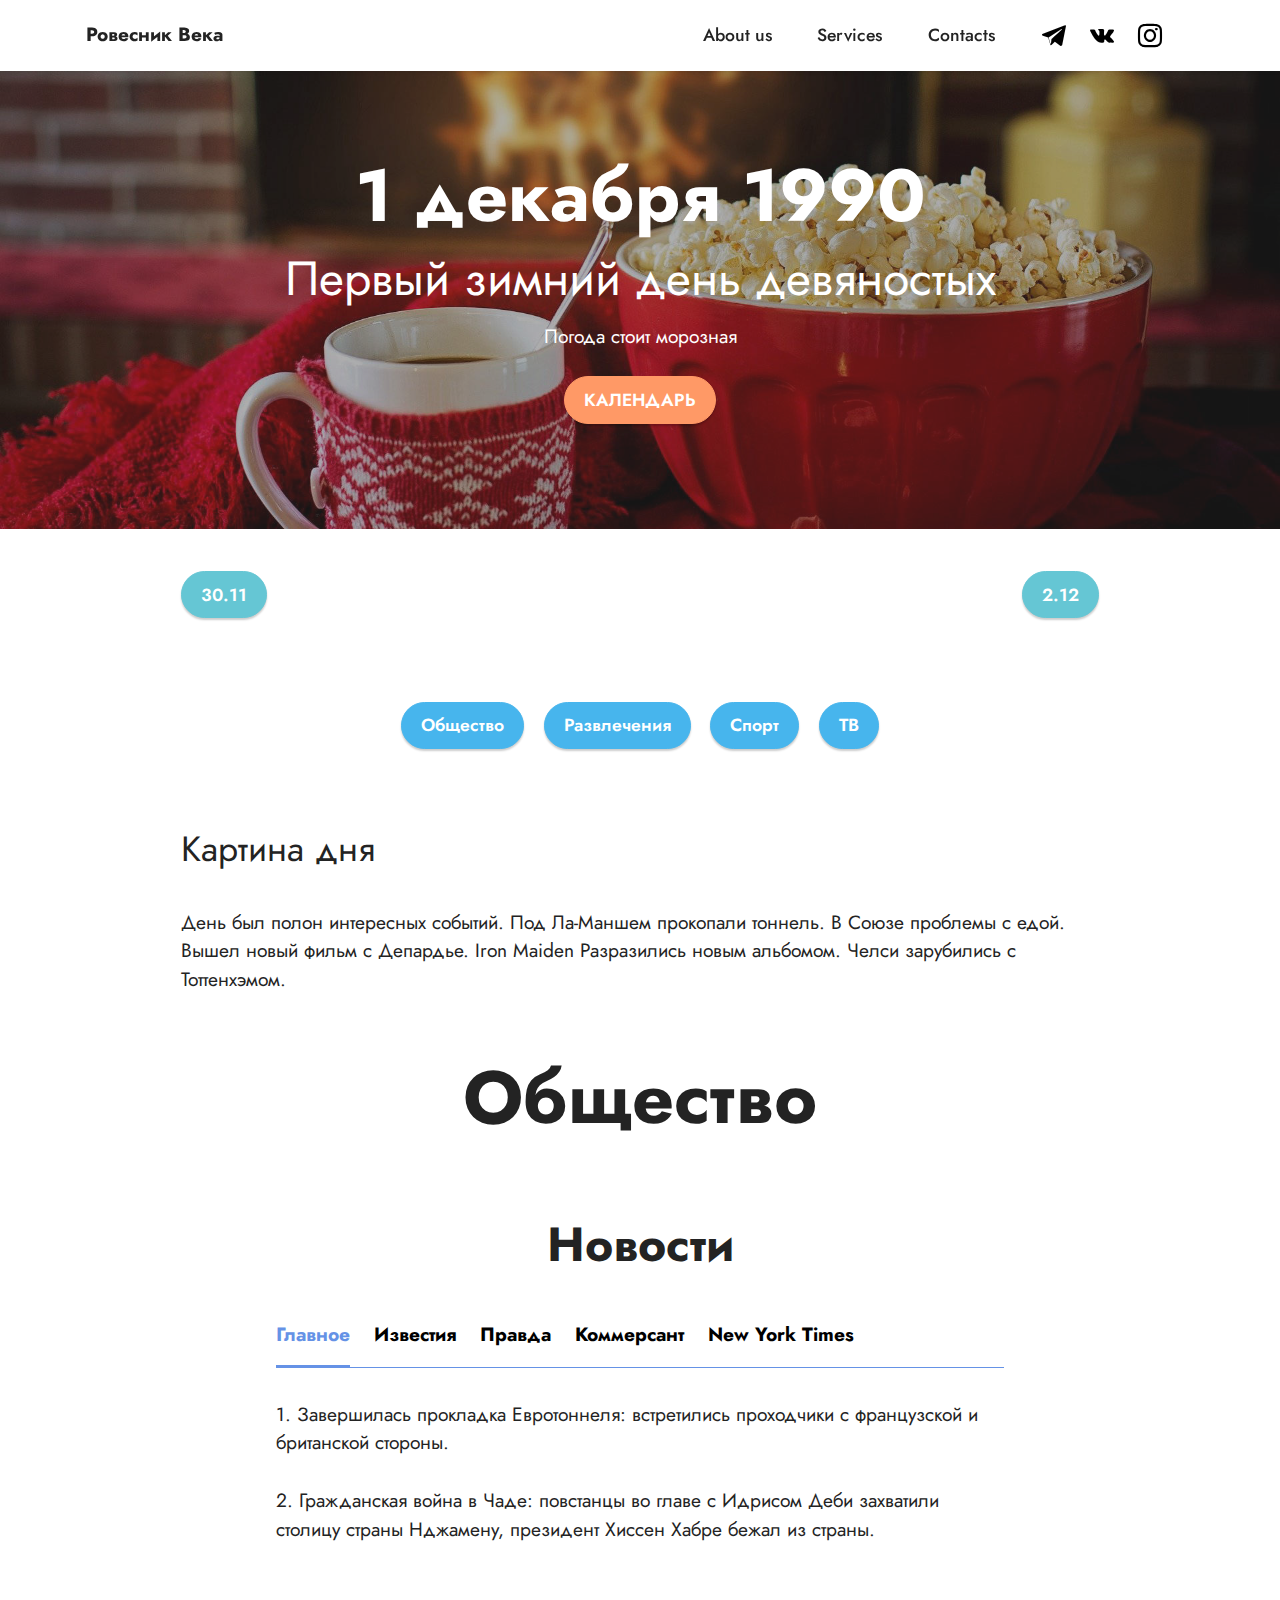
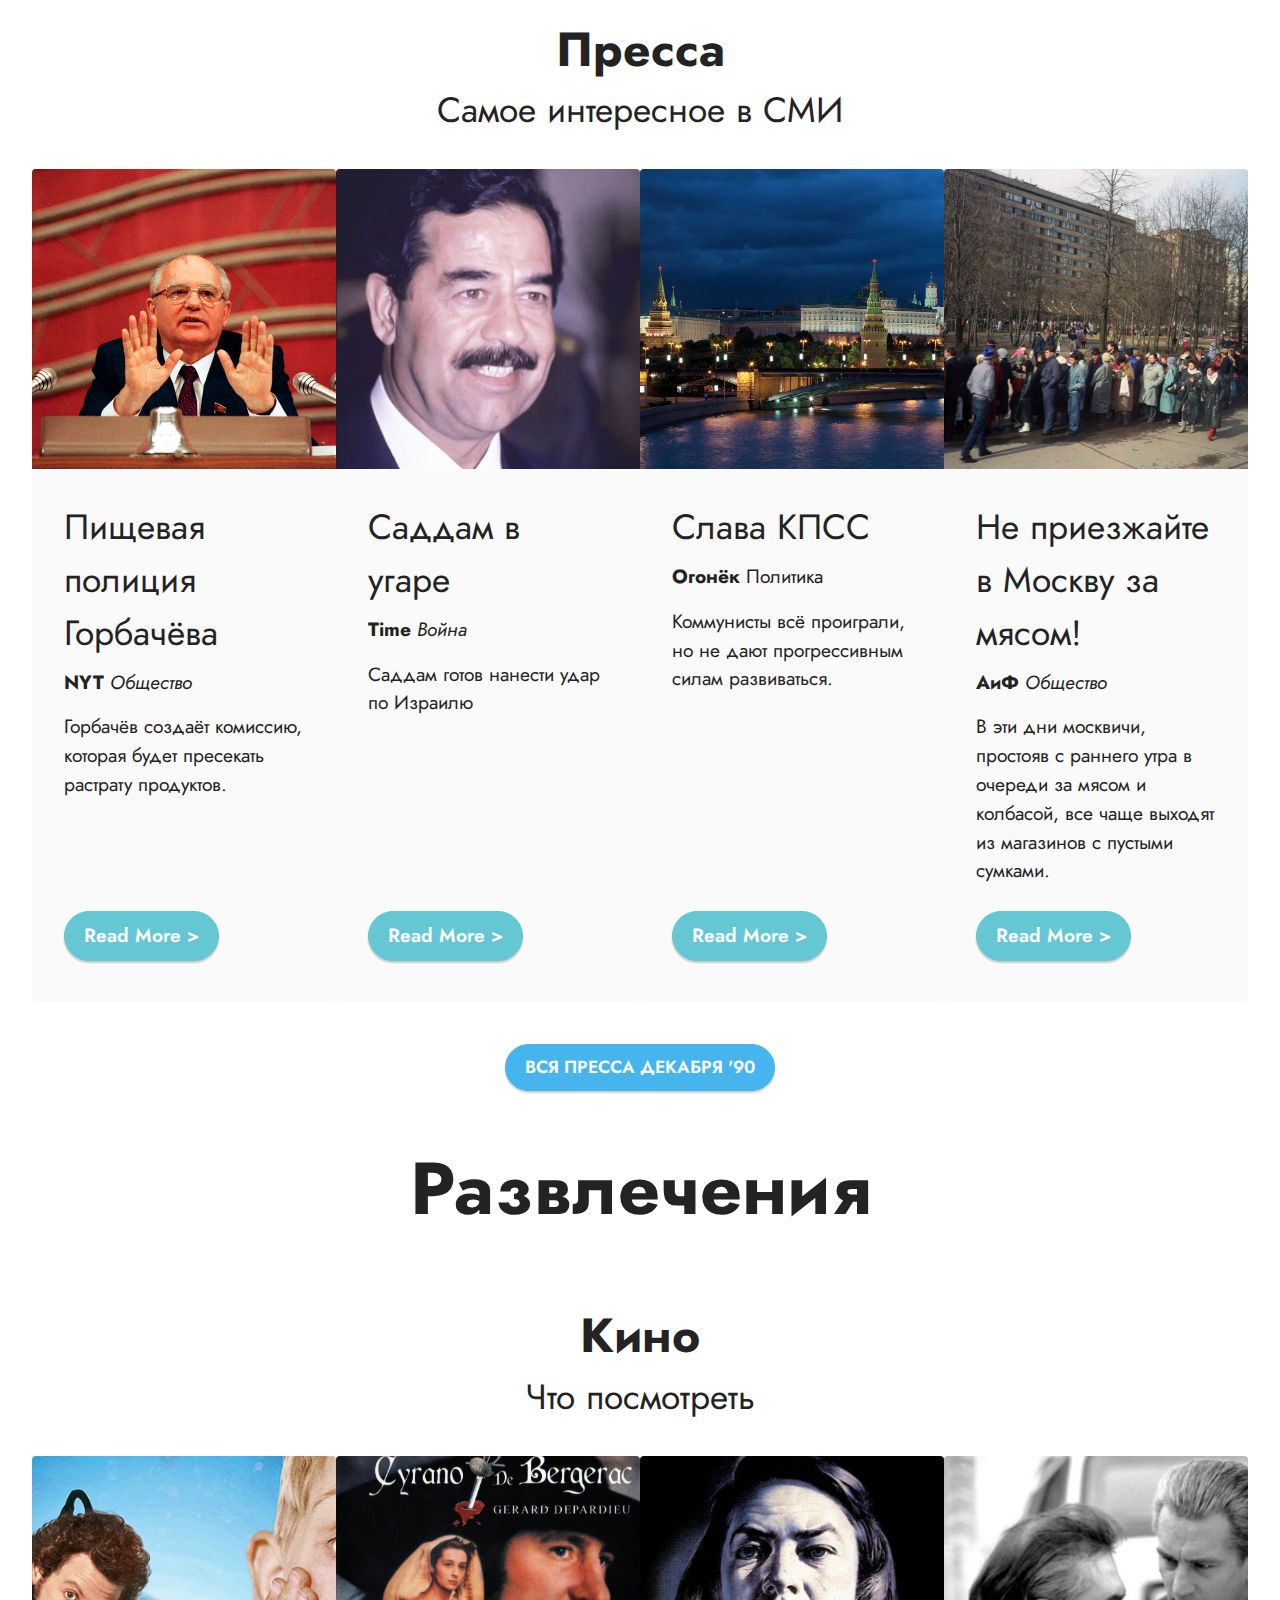
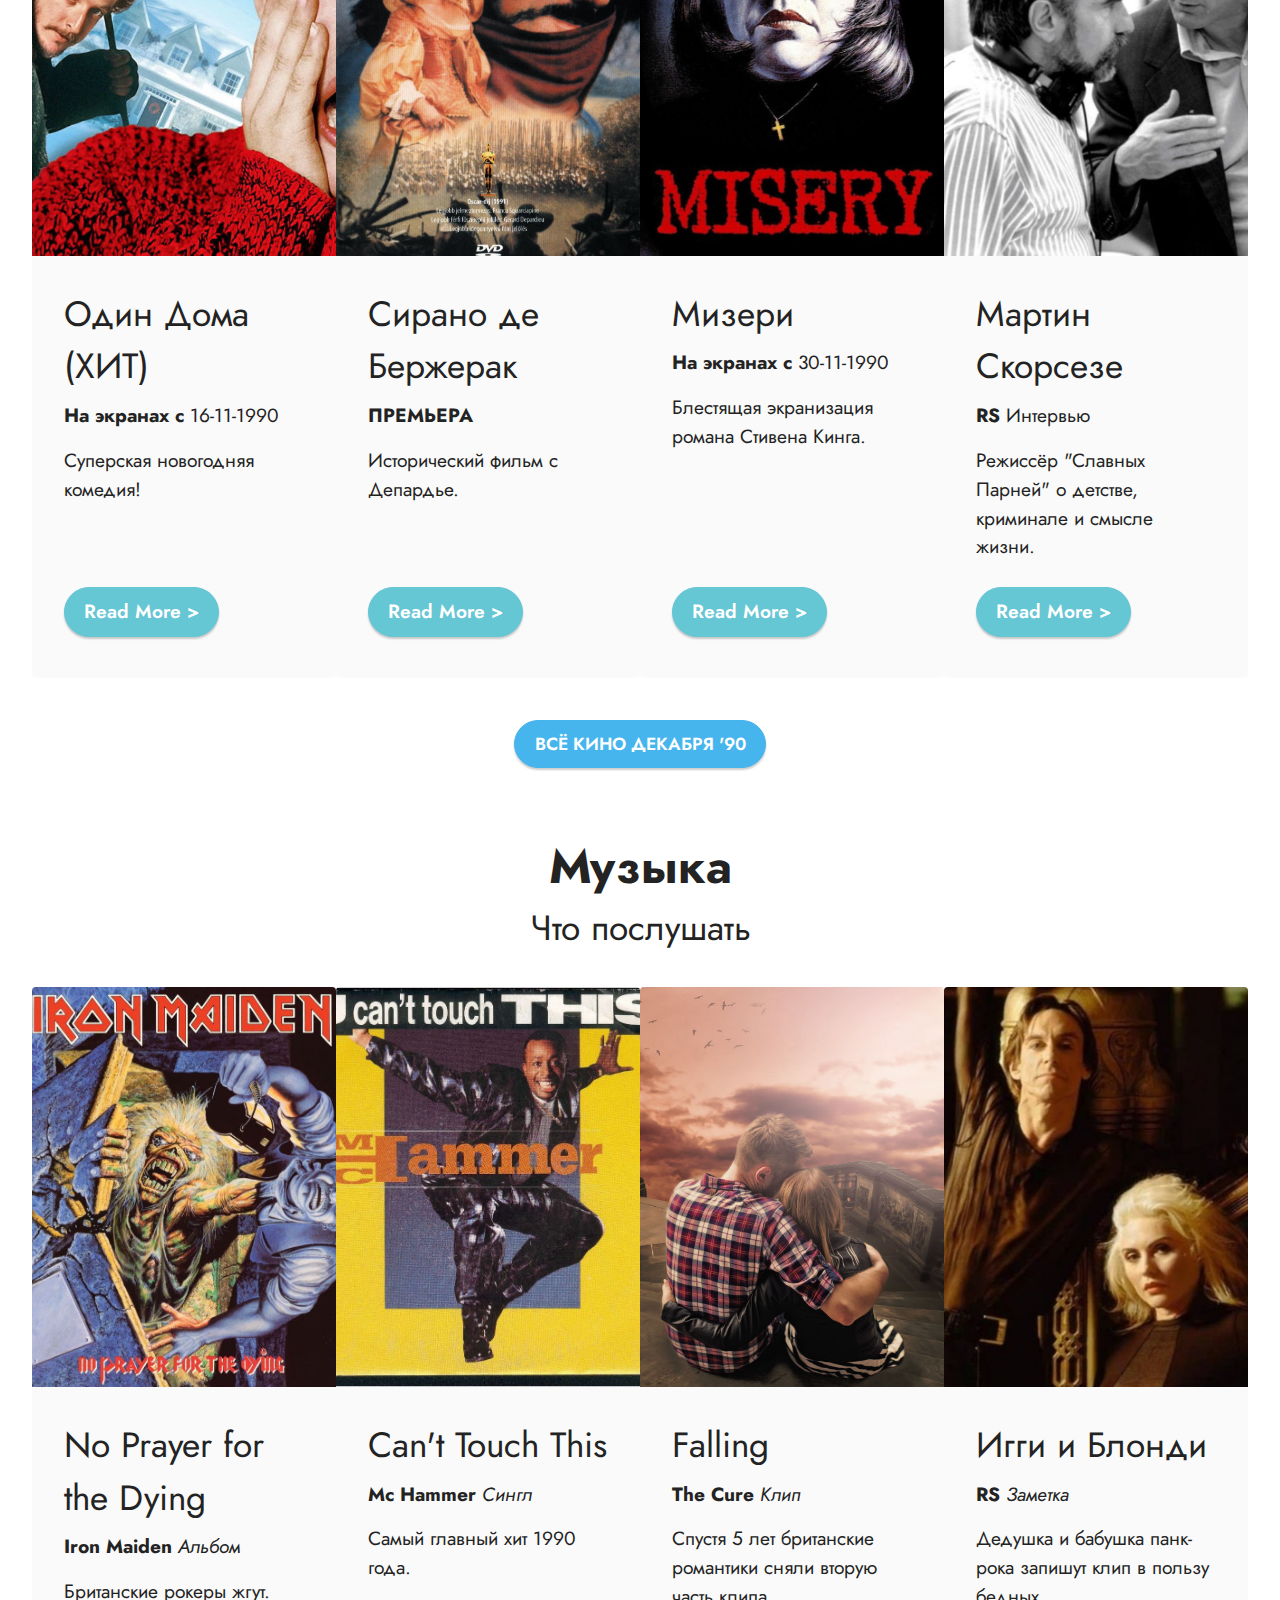
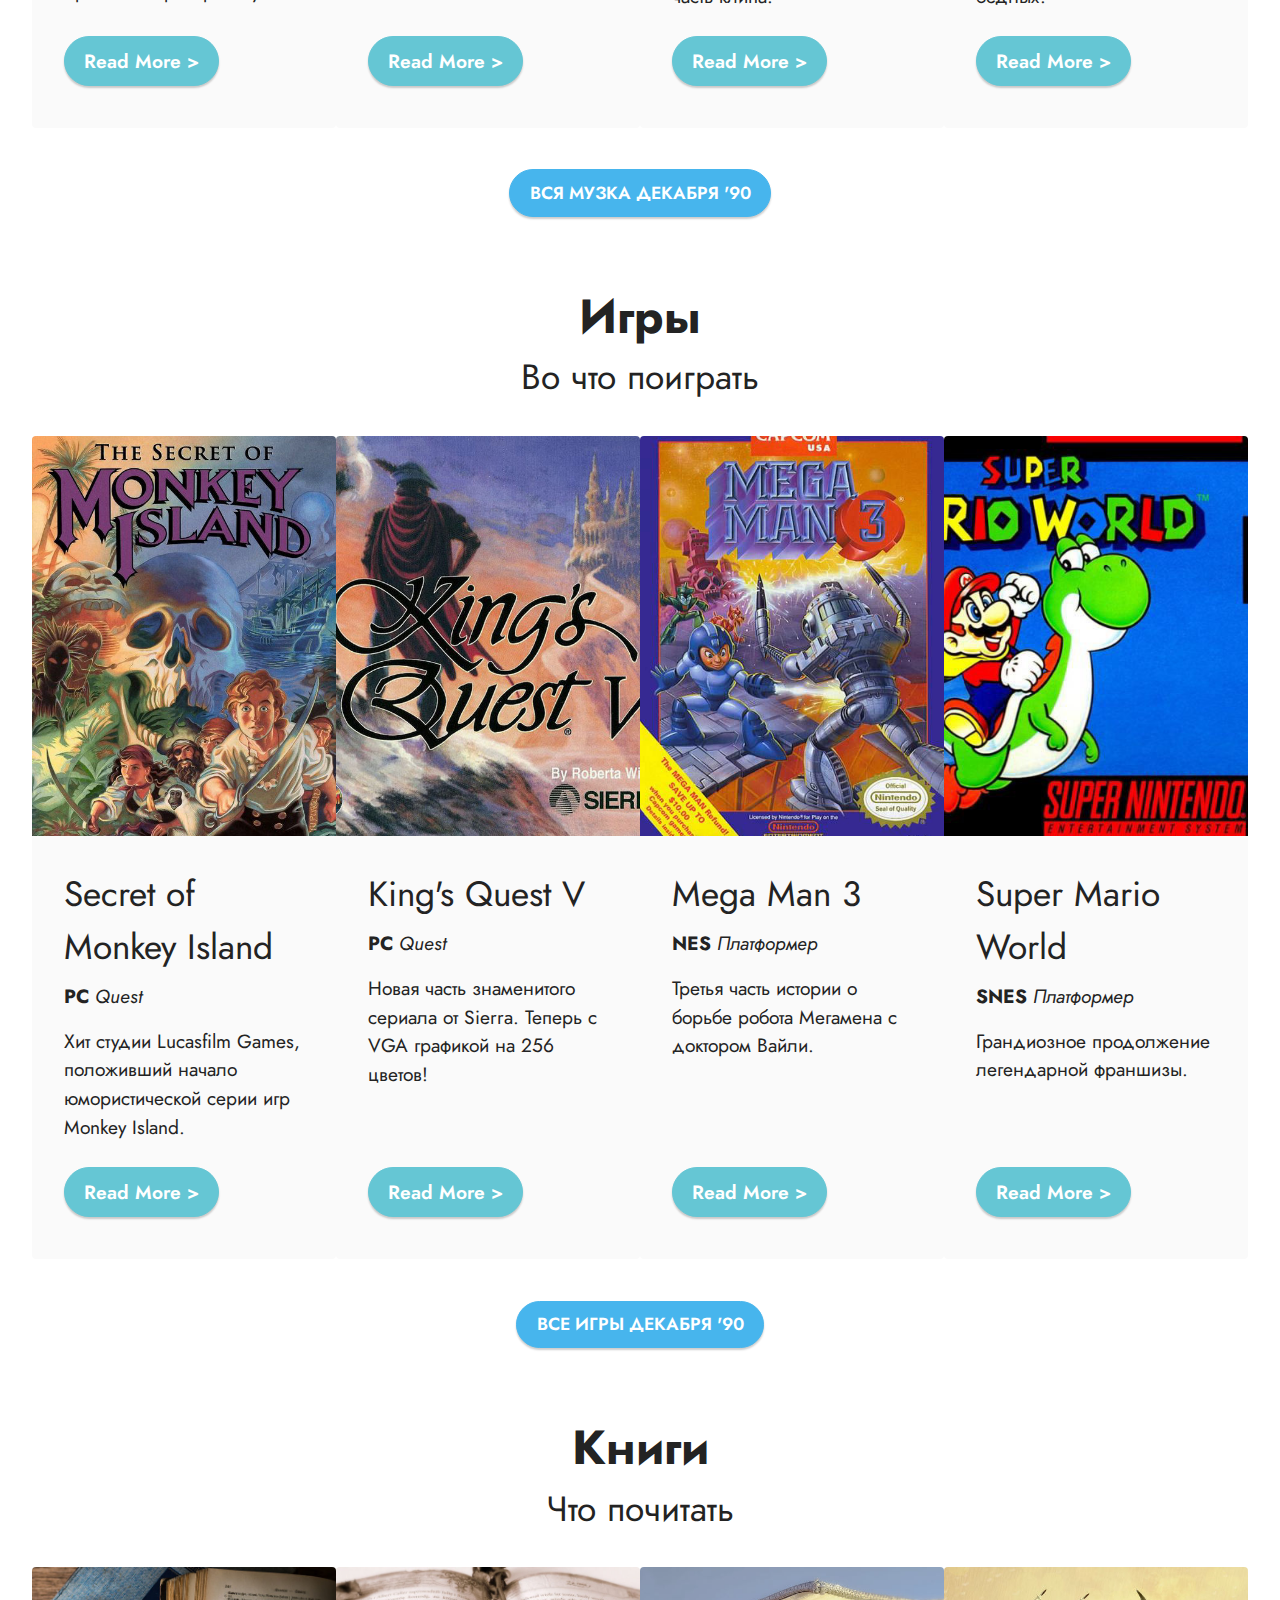
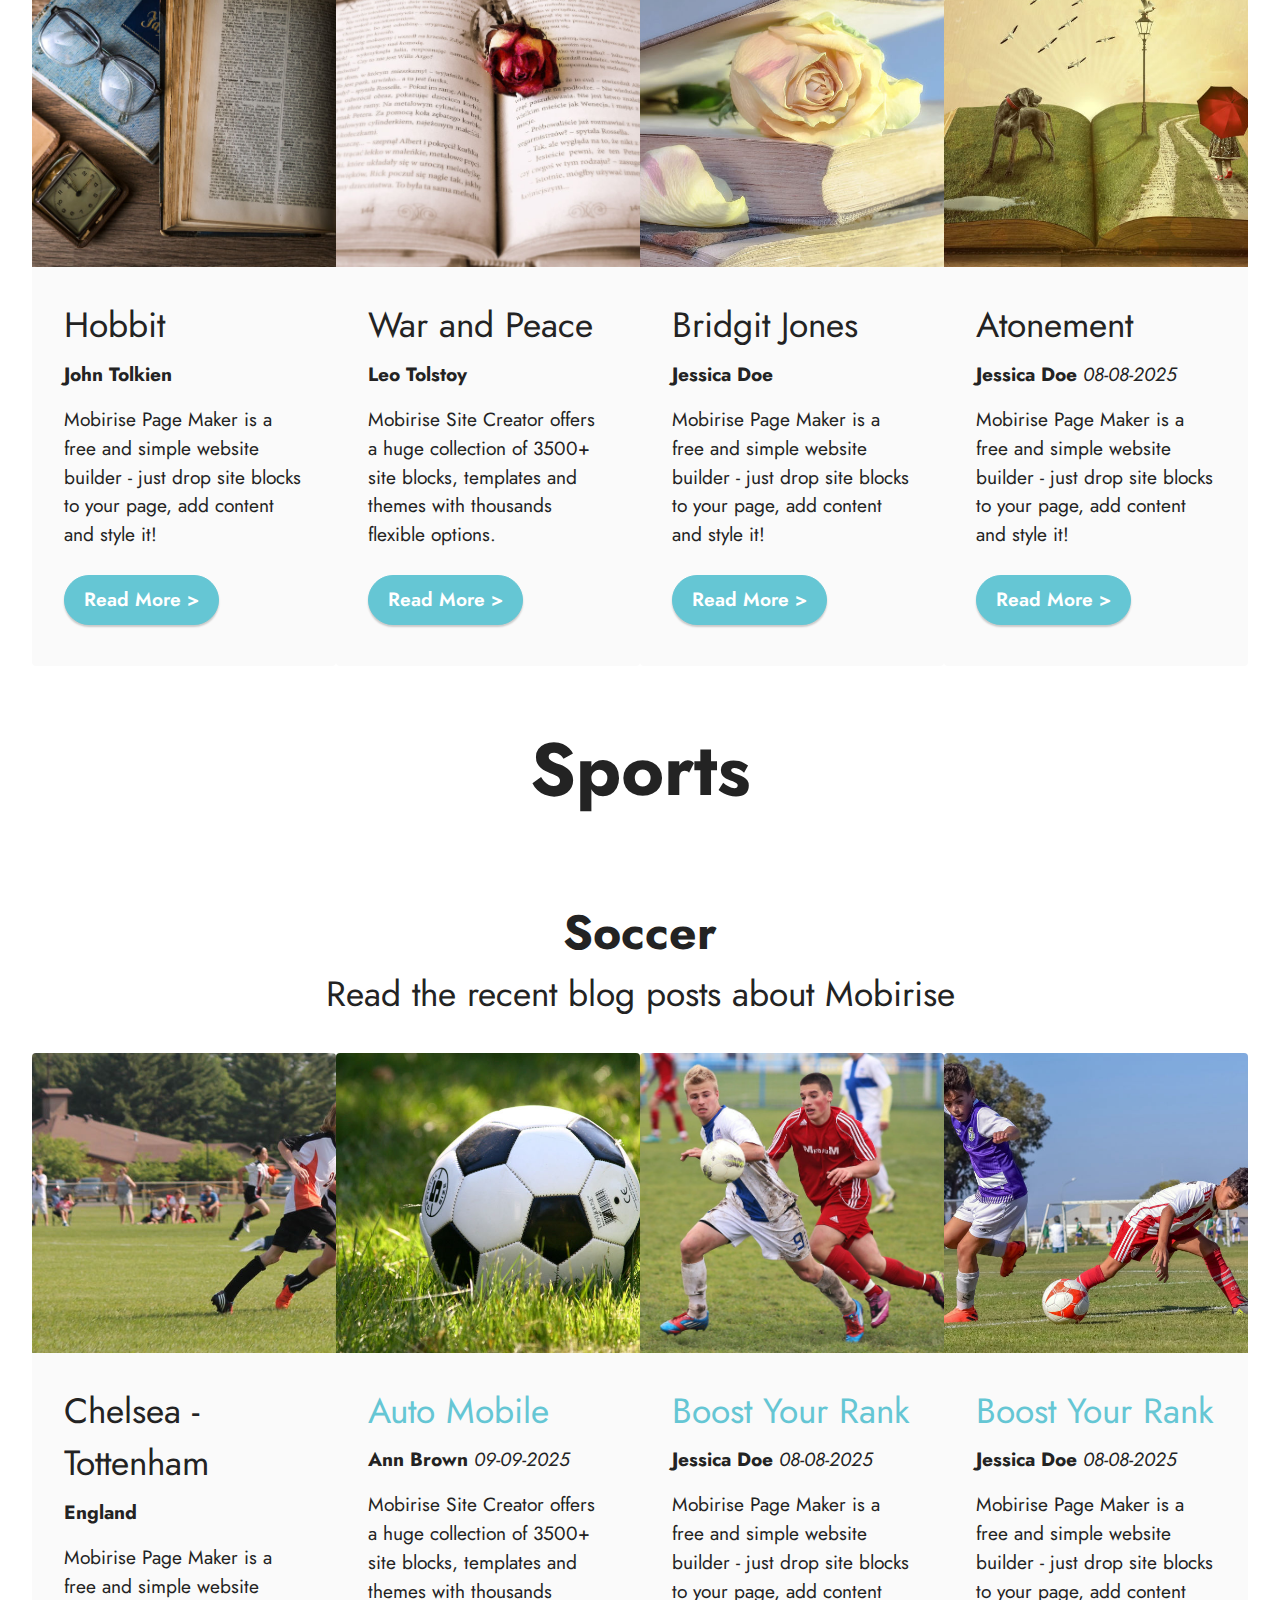
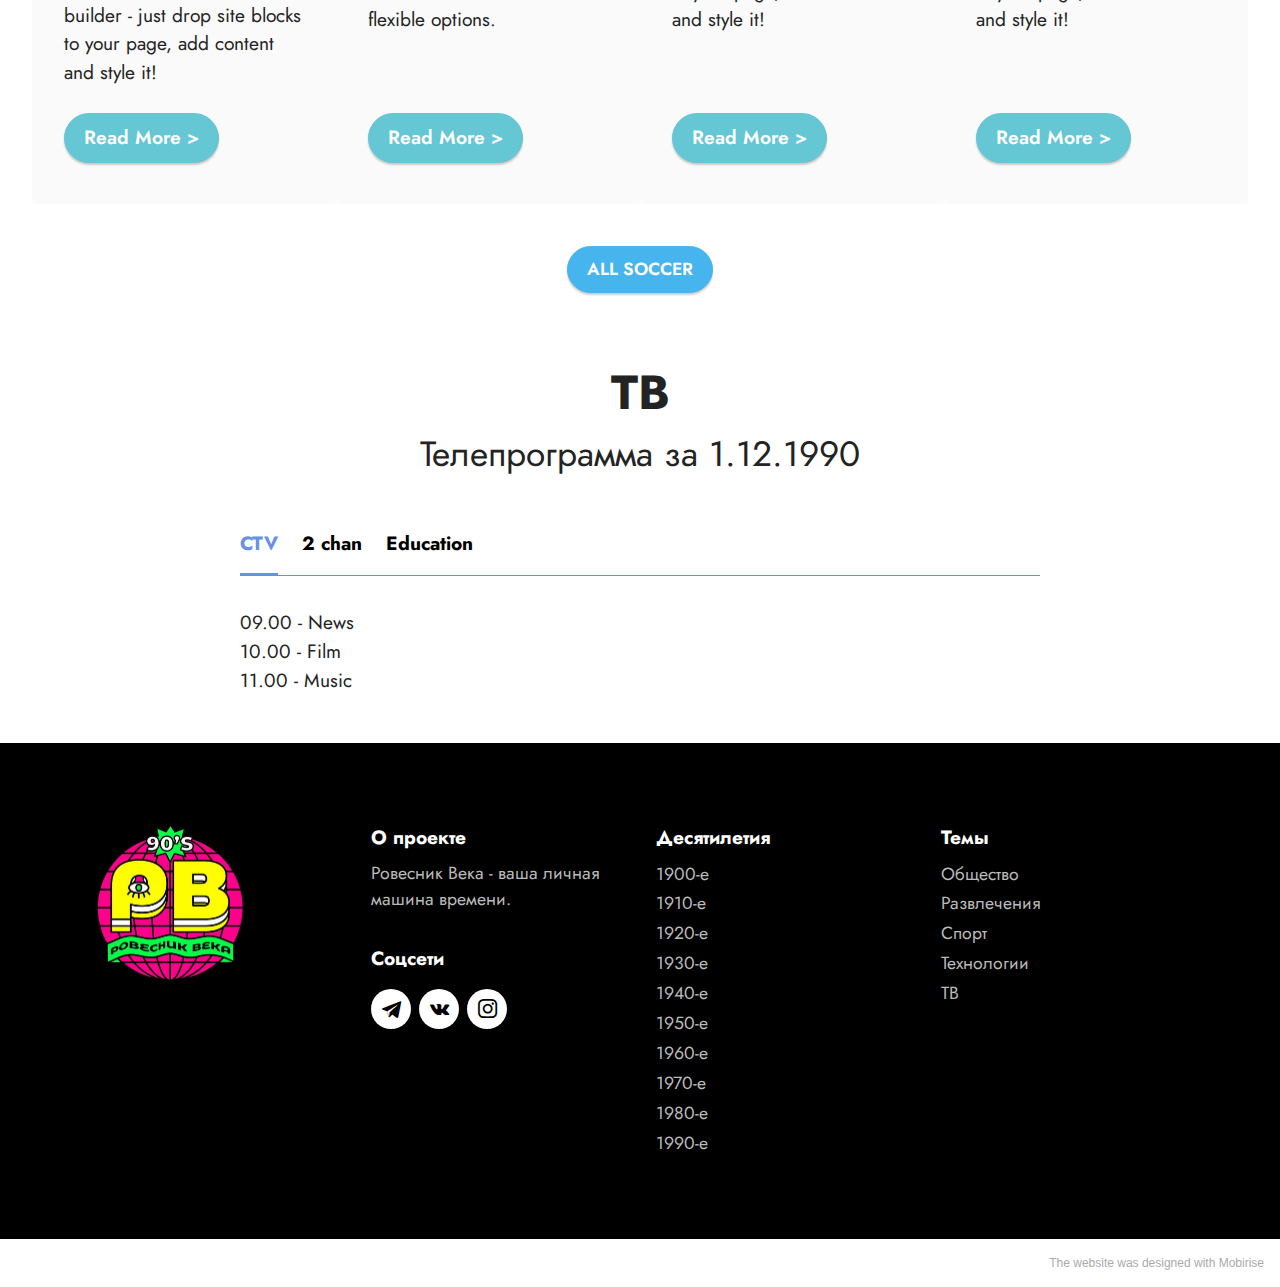
<file: page2.html>
<!DOCTYPE html>
<html  >
<head>
  <!-- Site made with Mobirise Website Builder v5.4.1, https://mobirise.com -->
  <meta charset="UTF-8">
  <meta http-equiv="X-UA-Compatible" content="IE=edge">
  <meta name="generator" content="Mobirise v5.4.1, mobirise.com">
  <meta name="viewport" content="width=device-width, initial-scale=1, minimum-scale=1">
  <link rel="shortcut icon" href="assets/images/photo-2020-05-28-17-56-24-128x128-1.png" type="image/x-icon">
  <meta name="description" content="">
  
  
  <title>Шаблон дня</title>
  <link rel="stylesheet" href="assets/bootstrap/css/bootstrap.min.css">
  <link rel="stylesheet" href="assets/bootstrap/css/bootstrap-grid.min.css">
  <link rel="stylesheet" href="assets/bootstrap/css/bootstrap-reboot.min.css">
  <link rel="stylesheet" href="assets/dropdown/css/style.css">
  <link rel="stylesheet" href="assets/socicon/css/styles.css">
  <link rel="stylesheet" href="assets/theme/css/style.css">
  <link rel="preload" href="https://fonts.googleapis.com/css?family=Jost:100,200,300,400,500,600,700,800,900,100i,200i,300i,400i,500i,600i,700i,800i,900i&display=swap" as="style" onload="this.onload=null;this.rel='stylesheet'">
  <noscript><link rel="stylesheet" href="https://fonts.googleapis.com/css?family=Jost:100,200,300,400,500,600,700,800,900,100i,200i,300i,400i,500i,600i,700i,800i,900i&display=swap"></noscript>
  <link rel="preload" as="style" href="assets/mobirise/css/mbr-additional.css"><link rel="stylesheet" href="assets/mobirise/css/mbr-additional.css" type="text/css">
  
  
  
  
</head>
<body>
  
  <section data-bs-version="5.1" class="menu menu3 cid-sgUfIJfojr" once="menu" id="menu3-2i">
    
    <nav class="navbar navbar-dropdown navbar-fixed-top navbar-expand-lg">
        <div class="container">
            <div class="navbar-brand">
                
                <span class="navbar-caption-wrap"><a class="navbar-caption text-black text-primary display-7" href="https://slugfest87.github.io/rvsnk90/">Ровесник Века</a></span>
            </div>
            <button class="navbar-toggler" type="button" data-toggle="collapse" data-bs-toggle="collapse" data-target="#navbarSupportedContent" data-bs-target="#navbarSupportedContent" aria-controls="navbarNavAltMarkup" aria-expanded="false" aria-label="Toggle navigation">
                <div class="hamburger">
                    <span></span>
                    <span></span>
                    <span></span>
                    <span></span>
                </div>
            </button>
            <div class="collapse navbar-collapse" id="navbarSupportedContent">
                <ul class="navbar-nav nav-dropdown nav-right" data-app-modern-menu="true"><li class="nav-item"><a class="nav-link link text-black display-4" href="https://mobiri.se">
                            About us</a></li>
                    <li class="nav-item"><a class="nav-link link text-black display-4" href="https://mobiri.se">
                            Services</a></li>
                    <li class="nav-item"><a class="nav-link link text-black display-4" href="https://mobiri.se">Contacts</a>
                    </li></ul>
                <div class="icons-menu">
                    <a class="iconfont-wrapper" href="https://mobiri.se" target="_blank">
                        <span class="p-2 mbr-iconfont socicon-telegram socicon"></span>
                    </a>
                    <a class="iconfont-wrapper" href="https://mobiri.se" target="_blank">
                        <span class="p-2 mbr-iconfont socicon-vkontakte socicon"></span>
                    </a>
                    <a class="iconfont-wrapper" href="https://mobiri.se" target="_blank">
                        <span class="p-2 mbr-iconfont socicon-instagram socicon"></span>
                    </a>
                    
                </div>
                
            </div>
        </div>
    </nav>
</section>

<section class="header6 cid-sgUfIKfTTA" id="header6-2j">

    

    <div class="mbr-overlay" style="opacity: 0.4; background-color: rgb(53, 53, 53);"></div>

    <div class="align-center container">
        <div class="row justify-content-center">
            <div class="col-12 col-lg-10">
                <h1 class="mbr-section-title mbr-fonts-style mbr-white mb-3 display-1"><strong>1 декабря 1990</strong></h1>
                <h2 class="mbr-section-subtitle mbr-fonts-style mbr-white mb-3 display-2">Первый зимний день девяностых</h2>
                <p class="mbr-text mbr-white mbr-fonts-style display-7">Погода стоит морозная<br></p>
                <div class="mbr-section-btn mt-3"><a class="btn btn-danger display-4" href="https://mobiri.se">КАЛЕНДАРЬ</a></div>
            </div>
        </div>
    </div>
</section>

<section class="content12 cid-sgUfIKMpNF" id="content12-2k">
    
    <div class="container">
        <div class="row justify-content-center">
            <div class="col-md-12 col-lg-10">
                <div class="mbr-section-btn align-center"><a class="btn btn-primary display-4" href="">30.11</a>
                    <a class="btn btn-primary display-4" href="">2.12</a></div>
            </div>
        </div>
    </div>
</section>

<section class="content11 cid-sgUfIL5isa" id="content11-2l">
    
    <div class="container-fluid">
        <div class="row justify-content-center">
            <div class="col-md-12 col-lg-10">
                <div class="mbr-section-btn align-center"><a class="btn btn-info display-4" href="index.html#content4-28">Общество</a> <a class="btn btn-info display-4" href="index.html#content4-27">Развлечения</a>
                    <a class="btn btn-info display-4" href="index.html#content4-2f">Спорт</a> <a class="btn btn-info display-4" href="index.html#tabs1-1p">ТВ</a></div>
            </div>
        </div>
    </div>
</section>

<section class="content5 cid-sgUfILoRIT" id="content5-2m">
    
    <div class="container">
        <div class="row justify-content-center">
            <div class="col-md-12 col-lg-10">
                
                <h4 class="mbr-section-subtitle mbr-fonts-style mb-4 display-5">Картина дня</h4>
                <p class="mbr-text mbr-fonts-style display-7">
                    День был полон интересных событий. Под Ла-Маншем прокопали тоннель. В Союзе проблемы с едой. Вышел новый фильм с Депардье. Iron Maiden Разразились новым альбомом. Челси зарубились с Тоттенхэмом.</p>
            </div>
        </div>
    </div>
</section>

<section class="content4 cid-sgUfILUas5" id="content4-2n">
    
    
    <div class="container">
        <div class="row justify-content-center">
            <div class="title col-md-12 col-lg-10">
                <h3 class="mbr-section-title mbr-fonts-style align-center mb-4 display-1"><strong>Общество</strong></h3>
                
                
            </div>
        </div>
    </div>
</section>

<section class="tabs content18 cid-sgUfIMHw7L" id="tabs1-2o">

    

    
    <div class="container">
        <div class="row justify-content-center">
            <div class="col-12 col-md-8">
                <h3 class="mbr-section-title mb-0 mbr-fonts-style display-2">
                    <strong>Новости</strong></h3>
                
            </div>
        </div>
        <div class="row justify-content-center mt-4">
            <div class="col-12 col-md-8">
                <ul class="nav nav-tabs mb-4" role="tablist">
                    <li class="nav-item first mbr-fonts-style"><a class="nav-link mbr-fonts-style show active display-7" role="tab" data-toggle="tab" href="#tabs1-1k_tab0" aria-selected="true"><strong>Главное</strong></a></li>
                    <li class="nav-item"><a class="nav-link mbr-fonts-style active display-7" role="tab" data-toggle="tab" href="#tabs1-1k_tab1" aria-selected="true"><strong>Известия</strong></a></li>
                    <li class="nav-item"><a class="nav-link mbr-fonts-style active display-7" role="tab" data-toggle="tab" href="#tabs1-1k_tab2" aria-selected="true"><strong>Правда</strong></a></li>
                    <li class="nav-item"><a class="nav-link mbr-fonts-style active display-7" role="tab" data-toggle="tab" href="#tabs1-1k_tab3" aria-selected="true"><strong>Коммерсант</strong></a></li>
                    <li class="nav-item"><a class="nav-link mbr-fonts-style active display-7" role="tab" data-toggle="tab" href="#tabs1-1k_tab4" aria-selected="true"><strong>New York Times</strong></a></li>
                    
                </ul>
                <div class="tab-content">
                    <div id="tab1" class="tab-pane in active" role="tabpanel">
                        <div class="row">
                            <div class="col-md-12">
                                <p class="mbr-text mbr-fonts-style display-7">1. Завершилась прокладка Евротоннеля: встретились проходчики с французской и британской стороны.<br><br>2. Гражданская война в Чаде: повстанцы во главе с Идрисом Деби захватили столицу страны Нджамену, президент Хиссен Хабре бежал из страны.<br>
                                </p>
                            </div>
                        </div>
                    </div>
                    <div id="tab2" class="tab-pane" role="tabpanel">
                        <div class="row">
                            <div class="col-md-12">
                                <p class="mbr-text mbr-fonts-style display-7">1. Ельцин наехал на Горбачёва<br> <br>2. Мало еды</p>
                            </div>
                        </div>
                    </div>
                    <div id="tab3" class="tab-pane" role="tabpanel">
                        <div class="row">
                            <div class="col-md-12">
                                <p class="mbr-text mbr-fonts-style display-7">
                                    1. Слава КПСС!</p>
                            </div>
                        </div>
                    </div>
                    <div id="tab4" class="tab-pane" role="tabpanel">
                        <div class="row">
                            <div class="col-md-12">
                                <p class="mbr-text mbr-fonts-style display-7">1. Рэкетиры и бандиты гасятся<br><br>2. Банкиры и экономисты богатеют<br><br>3. Политики врут</p>
                            </div>
                        </div>
                    </div>
                    <div id="tab5" class="tab-pane" role="tabpanel">
                        <div class="row">
                            <div class="col-md-12">
                                <p class="mbr-text mbr-fonts-style display-7">1. Gorbie food police<br><br>2. США отправят ещё 300 самолётов в Залив</p>
                            </div>
                        </div>
                    </div>
                    
                </div>
            </div>
        </div>
    </div>
</section>

<section class="content2 cid-sgUfINR0pv" id="content2-2p">
    
    
    <div class="container-fluid">
        <div class="mbr-section-head">
            <h4 class="mbr-section-title mbr-fonts-style align-center mb-0 display-2"><strong>Пресса</strong></h4>
            <h5 class="mbr-section-subtitle mbr-fonts-style align-center mb-0 mt-2 display-5">Самое интересное в СМИ</h5>
        </div>
        <div class="row mt-4">
            <div class="item features-image сol-12 col-md-6 col-lg-3">
                <div class="item-wrapper">
                    <div class="item-img">
                        <img src="assets/images/tass-25754-pic4-zoom-1000x1000-78925-885x599.jpg" alt="" title="">
                    </div>
                    <div class="item-content">
                        <h5 class="item-title mbr-fonts-style display-5">Пищевая полиция Горбачёва</h5>
                        <h6 class="item-subtitle mbr-fonts-style mt-1 display-7">
                            <strong>NYT</strong><em>&nbsp;Общество</em></h6>
                        <p class="mbr-text mbr-fonts-style mt-3 display-7">Горбачёв создаёт комиссию, которая будет пресекать растрату продуктов.</p>
                    </div>
                    <div class="mbr-section-btn item-footer mt-2"><a href="" class="btn item-btn btn-primary display-7" target="_blank">Read More
                            &gt;</a></div>
                </div>
            </div>
            <div class="item features-image сol-12 col-md-6 col-lg-3">
                <div class="item-wrapper">
                    <div class="item-img">
                        <img src="assets/images/sad-640x724.jpg" alt="" title="">
                    </div>
                    <div class="item-content">
                        <h5 class="item-title mbr-fonts-style display-5">Саддам в угаре</h5>
                        <h6 class="item-subtitle mbr-fonts-style mt-1 display-7"><strong>Time</strong><em>&nbsp;Война</em></h6>
                        <p class="mbr-text mbr-fonts-style mt-3 display-7">Саддам готов нанести удар по Израилю<br>
                        </p>
                    </div>
                    <div class="mbr-section-btn item-footer mt-2"><a href="" class="btn btn-primary item-btn display-7" target="_blank">Read More
                            &gt;</a></div>
                </div>
            </div>
            <div class="item features-image сol-12 col-md-6 col-lg-3">
                <div class="item-wrapper">
                    <div class="item-img">
                        <img src="assets/images/mbr-885x588.jpg" alt="" title="">
                    </div>
                    <div class="item-content">
                        <h5 class="item-title mbr-fonts-style display-5">Слава КПСС</h5>
                        <h6 class="item-subtitle mbr-fonts-style mt-1 display-7"><strong>Огонёк&nbsp;</strong>Политика</h6>
                        <p class="mbr-text mbr-fonts-style mt-3 display-7">Коммунисты всё проиграли, но не дают прогрессивным силам развиваться.</p>
                    </div>
                    <div class="mbr-section-btn item-footer mt-2"><a href="" class="btn btn-primary item-btn display-7" target="_blank">Read More
                            &gt;</a></div>
                </div>
            </div><div class="item features-image сol-12 col-md-6 col-lg-3">
                <div class="item-wrapper">
                    <div class="item-img">
                        <img src="assets/images/fb6f0ff564a4ca2527ae90407068fa0a-885x597.jpeg" alt="" title="" data-slide-to="3">
                    </div>
                    <div class="item-content">
                        <h5 class="item-title mbr-fonts-style display-5">Не приезжайте в Москву за мясом!</h5>
                        <h6 class="item-subtitle mbr-fonts-style mt-1 display-7"><strong>АиФ </strong><em>Общество</em></h6>
                        <p class="mbr-text mbr-fonts-style mt-3 display-7">В эти дни москвичи, простояв с раннего утра в очереди за мясом и колбасой, все чаще выходят из магазинов с пустыми сумками.</p>
                    </div>
                    <div class="mbr-section-btn item-footer mt-2"><a href="" class="btn btn-primary item-btn display-7" target="_blank">Read More
                            &gt;</a></div>
                </div>
            </div>

        </div>
    </div>
</section>

<section class="content11 cid-sgUfIOpK7E" id="content11-2q">
    
    <div class="container">
        <div class="row justify-content-center">
            <div class="col-md-12 col-lg-10">
                <div class="mbr-section-btn align-center"><a class="btn btn-info display-4" href="music-80s.html#timeline2-s">ВСЯ ПРЕССА ДЕКАБРЯ '90</a></div>
            </div>
        </div>
    </div>
</section>

<section class="content4 cid-sgUfIOCo2b" id="content4-2r">
    
    
    <div class="container">
        <div class="row justify-content-center">
            <div class="title col-md-12 col-lg-10">
                <h3 class="mbr-section-title mbr-fonts-style align-center mb-4 display-1"><strong>Развлечения</strong></h3>
                
                
            </div>
        </div>
    </div>
</section>

<section class="content2 cid-sgUfIOTPDN" id="content2-2s">
    
    
    <div class="container-fluid">
        <div class="mbr-section-head">
            <h4 class="mbr-section-title mbr-fonts-style align-center mb-0 display-2"><strong>Кино</strong></h4>
            <h5 class="mbr-section-subtitle mbr-fonts-style align-center mb-0 mt-2 display-5">Что посмотреть</h5>
        </div>
        <div class="row mt-4">
            <div class="item features-image сol-12 col-md-6 col-lg-3">
                <div class="item-wrapper">
                    <div class="item-img">
                        <img src="assets/images/main-2x-885x498.jpg" alt="" title="">
                    </div>
                    <div class="item-content">
                        <h5 class="item-title mbr-fonts-style display-5">Один Дома (ХИТ)</h5>
                        <h6 class="item-subtitle mbr-fonts-style mt-1 display-7"><strong>На экранах с&nbsp;</strong>16-11-1990</h6>
                        <p class="mbr-text mbr-fonts-style mt-3 display-7">Суперская новогодняя комедия!</p>
                    </div>
                    <div class="mbr-section-btn item-footer mt-2"><a href="" class="btn item-btn btn-primary display-7" target="_blank">Read More
                            &gt;</a></div>
                </div>
            </div>
            <div class="item features-image сol-12 col-md-6 col-lg-3">
                <div class="item-wrapper">
                    <div class="item-img">
                        <img src="assets/images/jmokb9mgz50nwpk95hgtawz8hh-885x1252.jpg" alt="" title="">
                    </div>
                    <div class="item-content">
                        <h5 class="item-title mbr-fonts-style display-5">Сирано де Бержерак</h5>
                        <h6 class="item-subtitle mbr-fonts-style mt-1 display-7"><strong>ПРЕМЬЕРА</strong></h6>
                        <p class="mbr-text mbr-fonts-style mt-3 display-7">Исторический фильм с Депардье.&nbsp;<br>
                        </p>
                    </div>
                    <div class="mbr-section-btn item-footer mt-2"><a href="" class="btn btn-primary item-btn display-7" target="_blank">Read More
                            &gt;</a></div>
                </div>
            </div>
            <div class="item features-image сol-12 col-md-6 col-lg-3">
                <div class="item-wrapper">
                    <div class="item-img">
                        <img src="assets/images/180607022859963-885x1328.jpeg" alt="" title="">
                    </div>
                    <div class="item-content">
                        <h5 class="item-title mbr-fonts-style display-5">Мизери</h5>
                        <h6 class="item-subtitle mbr-fonts-style mt-1 display-7"><strong>На экранах с&nbsp;</strong>30-11-1990</h6>
                        <p class="mbr-text mbr-fonts-style mt-3 display-7">Блестящая экранизация романа Стивена Кинга.</p>
                    </div>
                    <div class="mbr-section-btn item-footer mt-2"><a href="" class="btn btn-primary item-btn display-7" target="_blank">Read More
                            &gt;</a></div>
                </div>
            </div><div class="item features-image сol-12 col-md-6 col-lg-3">
                <div class="item-wrapper">
                    <div class="item-img">
                        <img src="assets/images/3f2798418e4bad12ef063cb9300805bd-885x587.jpeg" alt="" title="" data-slide-to="3">
                    </div>
                    <div class="item-content">
                        <h5 class="item-title mbr-fonts-style display-5">Мартин Скорсезе</h5>
                        <h6 class="item-subtitle mbr-fonts-style mt-1 display-7"><strong>RS&nbsp;</strong>Интервью</h6>
                        <p class="mbr-text mbr-fonts-style mt-3 display-7">Режиссёр "Славных Парней" о детстве, криминале и смысле жизни.</p>
                    </div>
                    <div class="mbr-section-btn item-footer mt-2"><a href="" class="btn btn-primary item-btn display-7" target="_blank">Read More
                            &gt;</a></div>
                </div>
            </div>

        </div>
    </div>
</section>

<section class="content11 cid-sgUfIPl3z1" id="content11-2t">
    
    <div class="container">
        <div class="row justify-content-center">
            <div class="col-md-12 col-lg-10">
                <div class="mbr-section-btn align-center"><a class="btn btn-info display-4" href="music-80s.html#timeline2-s">ВСЁ КИНО ДЕКАБРЯ '90</a></div>
            </div>
        </div>
    </div>
</section>

<section class="content2 cid-sgUfIPCj8L" id="content2-2u">
    
    
    <div class="container-fluid">
        <div class="mbr-section-head">
            <h4 class="mbr-section-title mbr-fonts-style align-center mb-0 display-2"><strong>Музыка</strong></h4>
            <h5 class="mbr-section-subtitle mbr-fonts-style align-center mb-0 mt-2 display-5">Что послушать</h5>
        </div>
        <div class="row mt-4">
            <div class="item features-image сol-12 col-md-6 col-lg-3">
                <div class="item-wrapper">
                    <div class="item-img">
                        <img src="assets/images/no-prayer-for-the-dying-b-iext49349753-881x880.jpg" alt="" title="">
                    </div>
                    <div class="item-content">
                        <h5 class="item-title mbr-fonts-style display-5">No Prayer for the Dying</h5>
                        <h6 class="item-subtitle mbr-fonts-style mt-1 display-7"><strong>Iron Maiden </strong><em>Альбом</em></h6>
                        <p class="mbr-text mbr-fonts-style mt-3 display-7">Британские рокеры жгут.</p>
                    </div>
                    <div class="mbr-section-btn item-footer mt-2"><a href="" class="btn item-btn btn-primary display-7" target="_blank">Read More
                            &gt;</a></div>
                </div>
            </div>
            <div class="item features-image сol-12 col-md-6 col-lg-3">
                <div class="item-wrapper">
                    <div class="item-img">
                        <img src="assets/images/hammer-u-cant-touch-this-885x885.jpg" alt="" title="">
                    </div>
                    <div class="item-content">
                        <h5 class="item-title mbr-fonts-style display-5">Can't Touch This</h5>
                        <h6 class="item-subtitle mbr-fonts-style mt-1 display-7"><strong>Mc Hammer </strong><em>Сингл</em></h6>
                        <p class="mbr-text mbr-fonts-style mt-3 display-7">Самый главный хит 1990 года.<br>
                        </p>
                    </div>
                    <div class="mbr-section-btn item-footer mt-2"><a href="" class="btn btn-primary item-btn display-7" target="_blank">Read More
                            &gt;</a></div>
                </div>
            </div>
            <div class="item features-image сol-12 col-md-6 col-lg-3">
                <div class="item-wrapper">
                    <div class="item-img">
                        <img src="assets/images/mbr-885x637.jpg" alt="" title="">
                    </div>
                    <div class="item-content">
                        <h5 class="item-title mbr-fonts-style display-5">Falling</h5>
                        <h6 class="item-subtitle mbr-fonts-style mt-1 display-7"><strong>The Cure </strong><em>Клип</em></h6>
                        <p class="mbr-text mbr-fonts-style mt-3 display-7">Спустя 5 лет британские романтики сняли вторую часть клипа.</p>
                    </div>
                    <div class="mbr-section-btn item-footer mt-2"><a href="" class="btn btn-primary item-btn display-7" target="_blank">Read More
                            &gt;</a></div>
                </div>
            </div><div class="item features-image сol-12 col-md-6 col-lg-3">
                <div class="item-wrapper">
                    <div class="item-img">
                        <img src="assets/images/photo-2020-11-12-11-17-16-735x911.jpeg" alt="" title="" data-slide-to="3">
                    </div>
                    <div class="item-content">
                        <h5 class="item-title mbr-fonts-style display-5">Игги и Блонди</h5>
                        <h6 class="item-subtitle mbr-fonts-style mt-1 display-7"><strong>RS </strong><em>Заметка</em></h6>
                        <p class="mbr-text mbr-fonts-style mt-3 display-7">Дедушка и бабушка панк-рока запишут клип в пользу бедных.</p>
                    </div>
                    <div class="mbr-section-btn item-footer mt-2"><a href="" class="btn btn-primary item-btn display-7" target="_blank">Read More
                            &gt;</a></div>
                </div>
            </div>

        </div>
    </div>
</section>

<section class="content11 cid-sgUfIQ94DE" id="content11-2v">
    
    <div class="container">
        <div class="row justify-content-center">
            <div class="col-md-12 col-lg-10">
                <div class="mbr-section-btn align-center"><a class="btn btn-info display-4" href="music-80s.html#timeline2-s">ВСЯ МУЗКА ДЕКАБРЯ '90</a></div>
            </div>
        </div>
    </div>
</section>

<section class="content2 cid-sgUfIQmPSe" id="content2-2w">
    
    
    <div class="container-fluid">
        <div class="mbr-section-head">
            <h4 class="mbr-section-title mbr-fonts-style align-center mb-0 display-2"><strong>Игры</strong></h4>
            <h5 class="mbr-section-subtitle mbr-fonts-style align-center mb-0 mt-2 display-5">Во что поиграть</h5>
        </div>
        <div class="row mt-4">
            <div class="item features-image сol-12 col-md-6 col-lg-3">
                <div class="item-wrapper">
                    <div class="item-img">
                        <img src="assets/images/dblnajuuwaarqnk-500x667.jpg" alt="" title="">
                    </div>
                    <div class="item-content">
                        <h5 class="item-title mbr-fonts-style display-5">Secret of Monkey Island</h5>
                        <h6 class="item-subtitle mbr-fonts-style mt-1 display-7"><strong>PC&nbsp;</strong><em>Quest</em></h6>
                        <p class="mbr-text mbr-fonts-style mt-3 display-7">Хит студии Lucasfilm Games, положивший начало юмористической серии игр Monkey Island.</p>
                    </div>
                    <div class="mbr-section-btn item-footer mt-2"><a href="" class="btn item-btn btn-primary display-7" target="_blank">Read More
                            &gt;</a></div>
                </div>
            </div>
            <div class="item features-image сol-12 col-md-6 col-lg-3">
                <div class="item-wrapper">
                    <div class="item-img">
                        <img src="assets/images/kq5apc0f-640x643.jpg" alt="" title="">
                    </div>
                    <div class="item-content">
                        <h5 class="item-title mbr-fonts-style display-5">King's Quest V</h5>
                        <h6 class="item-subtitle mbr-fonts-style mt-1 display-7"><strong>PC </strong><em>Quest</em></h6>
                        <p class="mbr-text mbr-fonts-style mt-3 display-7">Новая часть знаменитого сериала от Sierra. Теперь с VGA графикой на 256 цветов!<br>
                        </p>
                    </div>
                    <div class="mbr-section-btn item-footer mt-2"><a href="" class="btn btn-primary item-btn display-7" target="_blank">Read More
                            &gt;</a></div>
                </div>
            </div>
            <div class="item features-image сol-12 col-md-6 col-lg-3">
                <div class="item-wrapper">
                    <div class="item-img">
                        <img src="assets/images/1727150-mega-man-3-cover3-466x640.jpg" alt="" title="">
                    </div>
                    <div class="item-content">
                        <h5 class="item-title mbr-fonts-style display-5">Mega Man 3</h5>
                        <h6 class="item-subtitle mbr-fonts-style mt-1 display-7"><strong>NES&nbsp;</strong><em>Платформер</em></h6>
                        <p class="mbr-text mbr-fonts-style mt-3 display-7">Третья часть истории о борьбе&nbsp;робота Мегамена с доктором Вайли.</p>
                    </div>
                    <div class="mbr-section-btn item-footer mt-2"><a href="" class="btn btn-primary item-btn display-7" target="_blank">Read More
                            &gt;</a></div>
                </div>
            </div><div class="item features-image сol-12 col-md-6 col-lg-3">
                <div class="item-wrapper">
                    <div class="item-img">
                        <img src="assets/images/super-mario-world-680x496.jpg" alt="" title="" data-slide-to="3">
                    </div>
                    <div class="item-content">
                        <h5 class="item-title mbr-fonts-style display-5">Super Mario World</h5>
                        <h6 class="item-subtitle mbr-fonts-style mt-1 display-7"><strong>SNES&nbsp;</strong><em>Платформер</em></h6>
                        <p class="mbr-text mbr-fonts-style mt-3 display-7">Грандиозное продолжение легендарной франшизы.</p>
                    </div>
                    <div class="mbr-section-btn item-footer mt-2"><a href="" class="btn btn-primary item-btn display-7" target="_blank">Read More
                            &gt;</a></div>
                </div>
            </div>

        </div>
    </div>
</section>

<section class="content11 cid-sgUfIQPbGl" id="content11-2x">
    
    <div class="container">
        <div class="row justify-content-center">
            <div class="col-md-12 col-lg-10">
                <div class="mbr-section-btn align-center"><a class="btn btn-info display-4" href="music-80s.html#timeline2-s">ВСЕ ИГРЫ ДЕКАБРЯ '90</a></div>
            </div>
        </div>
    </div>
</section>

<section class="content2 cid-sgUfIR6gun" id="content2-2y">
    
    
    <div class="container-fluid">
        <div class="mbr-section-head">
            <h4 class="mbr-section-title mbr-fonts-style align-center mb-0 display-2"><strong>Книги</strong></h4>
            <h5 class="mbr-section-subtitle mbr-fonts-style align-center mb-0 mt-2 display-5">Что почитать</h5>
        </div>
        <div class="row mt-4">
            <div class="item features-image сol-12 col-md-6 col-lg-3">
                <div class="item-wrapper">
                    <div class="item-img">
                        <img src="assets/images/mbr-885x664.jpg" alt="" title="">
                    </div>
                    <div class="item-content">
                        <h5 class="item-title mbr-fonts-style display-5">Hobbit</h5>
                        <h6 class="item-subtitle mbr-fonts-style mt-1 display-7">
                            <strong>John Tolkien</strong></h6>
                        <p class="mbr-text mbr-fonts-style mt-3 display-7">Mobirise Page Maker is a free and simple
                            website builder - just drop site blocks to your page, add content and style it!</p>
                    </div>
                    <div class="mbr-section-btn item-footer mt-2"><a href="" class="btn item-btn btn-primary display-7" target="_blank">Read More
                            &gt;</a></div>
                </div>
            </div>
            <div class="item features-image сol-12 col-md-6 col-lg-3">
                <div class="item-wrapper">
                    <div class="item-img">
                        <img src="assets/images/mbr-885x640.jpg" alt="" title="">
                    </div>
                    <div class="item-content">
                        <h5 class="item-title mbr-fonts-style display-5">War and Peace</h5>
                        <h6 class="item-subtitle mbr-fonts-style mt-1 display-7"><strong>Leo Tolstoy</strong></h6>
                        <p class="mbr-text mbr-fonts-style mt-3 display-7">Mobirise Site Creator offers a huge
                            collection of 3500+ site blocks, templates and themes with thousands flexible options.<br>
                        </p>
                    </div>
                    <div class="mbr-section-btn item-footer mt-2"><a href="" class="btn btn-primary item-btn display-7" target="_blank">Read More
                            &gt;</a></div>
                </div>
            </div>
            <div class="item features-image сol-12 col-md-6 col-lg-3">
                <div class="item-wrapper">
                    <div class="item-img">
                        <img src="assets/images/mbr-885x547.jpg" alt="" title="">
                    </div>
                    <div class="item-content">
                        <h5 class="item-title mbr-fonts-style display-5">Bridgit Jones</h5>
                        <h6 class="item-subtitle mbr-fonts-style mt-1 display-7"><strong>Jessica Doe&nbsp;</strong></h6>
                        <p class="mbr-text mbr-fonts-style mt-3 display-7">Mobirise Page Maker is a free and simple
                            website builder - just drop site blocks to your page, add content and style it!</p>
                    </div>
                    <div class="mbr-section-btn item-footer mt-2"><a href="" class="btn btn-primary item-btn display-7" target="_blank">Read More
                            &gt;</a></div>
                </div>
            </div><div class="item features-image сol-12 col-md-6 col-lg-3">
                <div class="item-wrapper">
                    <div class="item-img">
                        <img src="assets/images/mbr-885x498.jpg" alt="" title="" data-slide-to="3">
                    </div>
                    <div class="item-content">
                        <h5 class="item-title mbr-fonts-style display-5">Atonement</h5>
                        <h6 class="item-subtitle mbr-fonts-style mt-1 display-7"><strong>Jessica Doe
                            </strong><em>08-08-2025</em></h6>
                        <p class="mbr-text mbr-fonts-style mt-3 display-7">Mobirise Page Maker is a free and simple
                            website builder - just drop site blocks to your page, add content and style it!</p>
                    </div>
                    <div class="mbr-section-btn item-footer mt-2"><a href="" class="btn btn-primary item-btn display-7" target="_blank">Read More
                            &gt;</a></div>
                </div>
            </div>

        </div>
    </div>
</section>

<section class="content4 cid-sgUfIRLEzg" id="content4-2z">
    
    
    <div class="container">
        <div class="row justify-content-center">
            <div class="title col-md-12 col-lg-10">
                <h3 class="mbr-section-title mbr-fonts-style align-center mb-4 display-1"><strong>Sports</strong></h3>
                
                
            </div>
        </div>
    </div>
</section>

<section class="content2 cid-sgUfISend0" id="content2-30">
    
    
    <div class="container-fluid">
        <div class="mbr-section-head">
            <h4 class="mbr-section-title mbr-fonts-style align-center mb-0 display-2"><strong>Soccer</strong></h4>
            <h5 class="mbr-section-subtitle mbr-fonts-style align-center mb-0 mt-2 display-5">Read the recent blog posts about
                Mobirise</h5>
        </div>
        <div class="row mt-4">
            <div class="item features-image сol-12 col-md-6 col-lg-3">
                <div class="item-wrapper">
                    <div class="item-img">
                        <img src="assets/images/mbr-885x472.jpg" alt="" title="">
                    </div>
                    <div class="item-content">
                        <h5 class="item-title mbr-fonts-style display-5">Chelsea - Tottenham</h5>
                        <h6 class="item-subtitle mbr-fonts-style mt-1 display-7"><strong>England</strong></h6>
                        <p class="mbr-text mbr-fonts-style mt-3 display-7">Mobirise Page Maker is a free and simple
                            website builder - just drop site blocks to your page, add content and style it!</p>
                    </div>
                    <div class="mbr-section-btn item-footer mt-2"><a href="" class="btn item-btn btn-primary display-7" target="_blank">Read More
                            &gt;</a></div>
                </div>
            </div>
            <div class="item features-image сol-12 col-md-6 col-lg-3">
                <div class="item-wrapper">
                    <div class="item-img">
                        <img src="assets/images/mbr-2-885x590.jpg" alt="" title="">
                    </div>
                    <div class="item-content">
                        <h5 class="item-title mbr-fonts-style display-5"><a href="#top" class="text-primary">Auto Mobile</a></h5>
                        <h6 class="item-subtitle mbr-fonts-style mt-1 display-7"><strong>Ann
                                Brown</strong><em>&nbsp;09-09-2025</em></h6>
                        <p class="mbr-text mbr-fonts-style mt-3 display-7">Mobirise Site Creator offers a huge
                            collection of 3500+ site blocks, templates and themes with thousands flexible options.<br>
                        </p>
                    </div>
                    <div class="mbr-section-btn item-footer mt-2"><a href="" class="btn btn-primary item-btn display-7" target="_blank">Read More
                            &gt;</a></div>
                </div>
            </div>
            <div class="item features-image сol-12 col-md-6 col-lg-3">
                <div class="item-wrapper">
                    <div class="item-img">
                        <img src="assets/images/mbr-885x680.jpg" alt="" title="">
                    </div>
                    <div class="item-content">
                        <h5 class="item-title mbr-fonts-style display-5"><a href="#top" class="text-primary">Boost Your Rank</a></h5>
                        <h6 class="item-subtitle mbr-fonts-style mt-1 display-7"><strong>Jessica Doe
                            </strong><em>08-08-2025</em></h6>
                        <p class="mbr-text mbr-fonts-style mt-3 display-7">Mobirise Page Maker is a free and simple
                            website builder - just drop site blocks to your page, add content and style it!</p>
                    </div>
                    <div class="mbr-section-btn item-footer mt-2"><a href="" class="btn btn-primary item-btn display-7" target="_blank">Read More
                            &gt;</a></div>
                </div>
            </div><div class="item features-image сol-12 col-md-6 col-lg-3">
                <div class="item-wrapper">
                    <div class="item-img">
                        <img src="assets/images/mbr-3-885x590.jpg" alt="" title="" data-slide-to="3">
                    </div>
                    <div class="item-content">
                        <h5 class="item-title mbr-fonts-style display-5"><a href="#top" class="text-primary">Boost Your Rank</a></h5>
                        <h6 class="item-subtitle mbr-fonts-style mt-1 display-7"><strong>Jessica Doe
                            </strong><em>08-08-2025</em></h6>
                        <p class="mbr-text mbr-fonts-style mt-3 display-7">Mobirise Page Maker is a free and simple
                            website builder - just drop site blocks to your page, add content and style it!</p>
                    </div>
                    <div class="mbr-section-btn item-footer mt-2"><a href="" class="btn btn-primary item-btn display-7" target="_blank">Read More
                            &gt;</a></div>
                </div>
            </div>

        </div>
    </div>
</section>

<section class="content11 cid-sgUfISSe8T" id="content11-31">
    
    <div class="container">
        <div class="row justify-content-center">
            <div class="col-md-12 col-lg-10">
                <div class="mbr-section-btn align-center"><a class="btn btn-info display-4" href="music-80s.html#timeline2-s">ALL SOCCER</a></div>
            </div>
        </div>
    </div>
</section>

<section class="tabs content18 cid-sgUfITdu68" id="tabs1-32">

    

    
    <div class="container-fluid">
        <div class="row justify-content-center">
            <div class="col-12 col-md-8">
                <h3 class="mbr-section-title mb-0 mbr-fonts-style display-2">
                    <strong>ТВ</strong></h3>
                <h4 class="mbr-section-subtitle mb-0 mt-2 mbr-fonts-style display-5">Телепрограмма за 1.12.1990</h4>
            </div>
        </div>
        <div class="row justify-content-center mt-4">
            <div class="col-12 col-md-8">
                <ul class="nav nav-tabs mb-4" role="tablist">
                    <li class="nav-item first mbr-fonts-style"><a class="nav-link mbr-fonts-style show active display-7" role="tab" data-toggle="tab" href="#tabs1-1p_tab0" aria-selected="true"><strong>CTV</strong></a></li>
                    <li class="nav-item"><a class="nav-link mbr-fonts-style active display-7" role="tab" data-toggle="tab" href="#tabs1-1p_tab1" aria-selected="true"><strong>2 chan</strong></a></li>
                    <li class="nav-item"><a class="nav-link mbr-fonts-style active display-7" role="tab" data-toggle="tab" href="#tabs1-1p_tab2" aria-selected="true"><strong>Education</strong></a></li>
                    
                    
                    
                </ul>
                <div class="tab-content">
                    <div id="tab1" class="tab-pane in active" role="tabpanel">
                        <div class="row">
                            <div class="col-md-12">
                                <p class="mbr-text mbr-fonts-style display-7">
                                    09.00 - News<br>10.00 - Film<br>11.00 - Music</p>
                            </div>
                        </div>
                    </div>
                    <div id="tab2" class="tab-pane" role="tabpanel">
                        <div class="row">
                            <div class="col-md-12">
                                <p class="mbr-text mbr-fonts-style display-7">09.00 - News
<br>10.00 - Film
<br>11.00 - Music</p>
                            </div>
                        </div>
                    </div>
                    <div id="tab3" class="tab-pane" role="tabpanel">
                        <div class="row">
                            <div class="col-md-12">
                                <p class="mbr-text mbr-fonts-style display-7">09.00 - News
<br>10.00 - Film
<br>11.00 - Music</p>
                            </div>
                        </div>
                    </div>
                    
                    
                    
                </div>
            </div>
        </div>
    </div>
</section>

<section class="footer4 cid-sgUhFqkA0o" once="footers" id="footer4-38">

    
    
    <div class="container">
        <div class="row mbr-white">
            <div class="col-6 col-lg-3">
                <div class="media-wrap col-md-8 col-12">
                    <a href="https://mobiri.se/">
                        <img src="assets/images/photo-2020-05-28-17-56-24-337x337.jpg" alt="Mobirise">
                    </a>
                </div>
            </div>
            <div class="col-12 col-md-6 col-lg-3">
                <h5 class="mbr-section-subtitle mbr-fonts-style mb-2 display-7">
                    <strong>О проекте</strong></h5>
                <p class="mbr-text mbr-fonts-style mb-4 display-4">
                    Ровесник Века - ваша личная машина времени.</p>
                <h5 class="mbr-section-subtitle mbr-fonts-style mb-3 display-7">
                    <strong>Соцсети</strong></h5>
                <div class="social-row display-7">
                    <div class="soc-item">
                        
                            <span class="mbr-iconfont socicon-telegram socicon"></span>
                        
                    </div>
                    <div class="soc-item">
                        
                            <span class="mbr-iconfont socicon-vkontakte socicon"></span>
                        
                    </div>
                    <div class="soc-item">
                        <a href="https://twitter.com/mobirise" target="_blank">
                            <span class="mbr-iconfont socicon socicon-instagram"></span>
                        </a>
                    </div>
                    
                </div>
            </div>
            <div class="col-12 col-md-6 col-lg-3">
                <h5 class="mbr-section-subtitle mbr-fonts-style mb-2 display-7">
                    <strong>Десятилетия</strong></h5>
                <ul class="list mbr-fonts-style display-4">
                    <li class="mbr-text item-wrap"><span style="font-size: 1.1rem;">1900-е</span></li><li class="mbr-text item-wrap">1910-е</li>
                    <li class="mbr-text item-wrap">1920-е</li>
                    <li class="mbr-text item-wrap">1930-е</li><li class="mbr-text item-wrap">1940-е</li><li class="mbr-text item-wrap">1950-е</li><li class="mbr-text item-wrap">1960-е</li><li class="mbr-text item-wrap">1970-е</li><li class="mbr-text item-wrap">1980-е</li><li class="mbr-text item-wrap">1990-е</li>
                </ul>
            </div>
            <div class="col-12 col-md-6 col-lg-3">
                <h5 class="mbr-section-subtitle mbr-fonts-style mb-2 display-7">
                    <strong>Темы</strong></h5>
                <ul class="list mbr-fonts-style display-4">
                    <li class="mbr-text item-wrap"><span style="font-size: 1.1rem;">Общество</span></li><li class="mbr-text item-wrap"><span style="font-size: 1.1rem;">Развлечения</span></li><li class="mbr-text item-wrap"><span style="font-size: 1.1rem;">Спорт</span></li><li class="mbr-text item-wrap"><span style="font-size: 1.1rem;">Технологии</span></li><li class="mbr-text item-wrap"><span style="font-size: 1.1rem;">ТВ</span><br></li>
                </ul>
            </div>
            
        </div>
    </div>
</section><section style="background-color: #fff; font-family: -apple-system, BlinkMacSystemFont, 'Segoe UI', 'Roboto', 'Helvetica Neue', Arial, sans-serif; color:#aaa; font-size:12px; padding: 0; align-items: center; display: flex;"><a href="https://mobirise.site/t" style="flex: 1 1; height: 3rem; padding-left: 1rem;"></a><p style="flex: 0 0 auto; margin:0; padding-right:1rem;"><a href="https://mobirise.site/d" style="color:#aaa;">The website</a> was designed with Mobirise</p></section><script src="assets/bootstrap/js/bootstrap.bundle.min.js"></script>  <script src="assets/smoothscroll/smooth-scroll.js"></script>  <script src="assets/ytplayer/index.js"></script>  <script src="assets/dropdown/js/navbar-dropdown.js"></script>  <script src="assets/mbr-tabs/mbr-tabs.js"></script>  <script src="assets/theme/js/script.js"></script>  
  
  
 <div id="scrollToTop" class="scrollToTop mbr-arrow-up"><a style="text-align: center;"><i class="mbr-arrow-up-icon mbr-arrow-up-icon-cm cm-icon cm-icon-smallarrow-up"></i></a></div>
  </body>
</html>
</file>
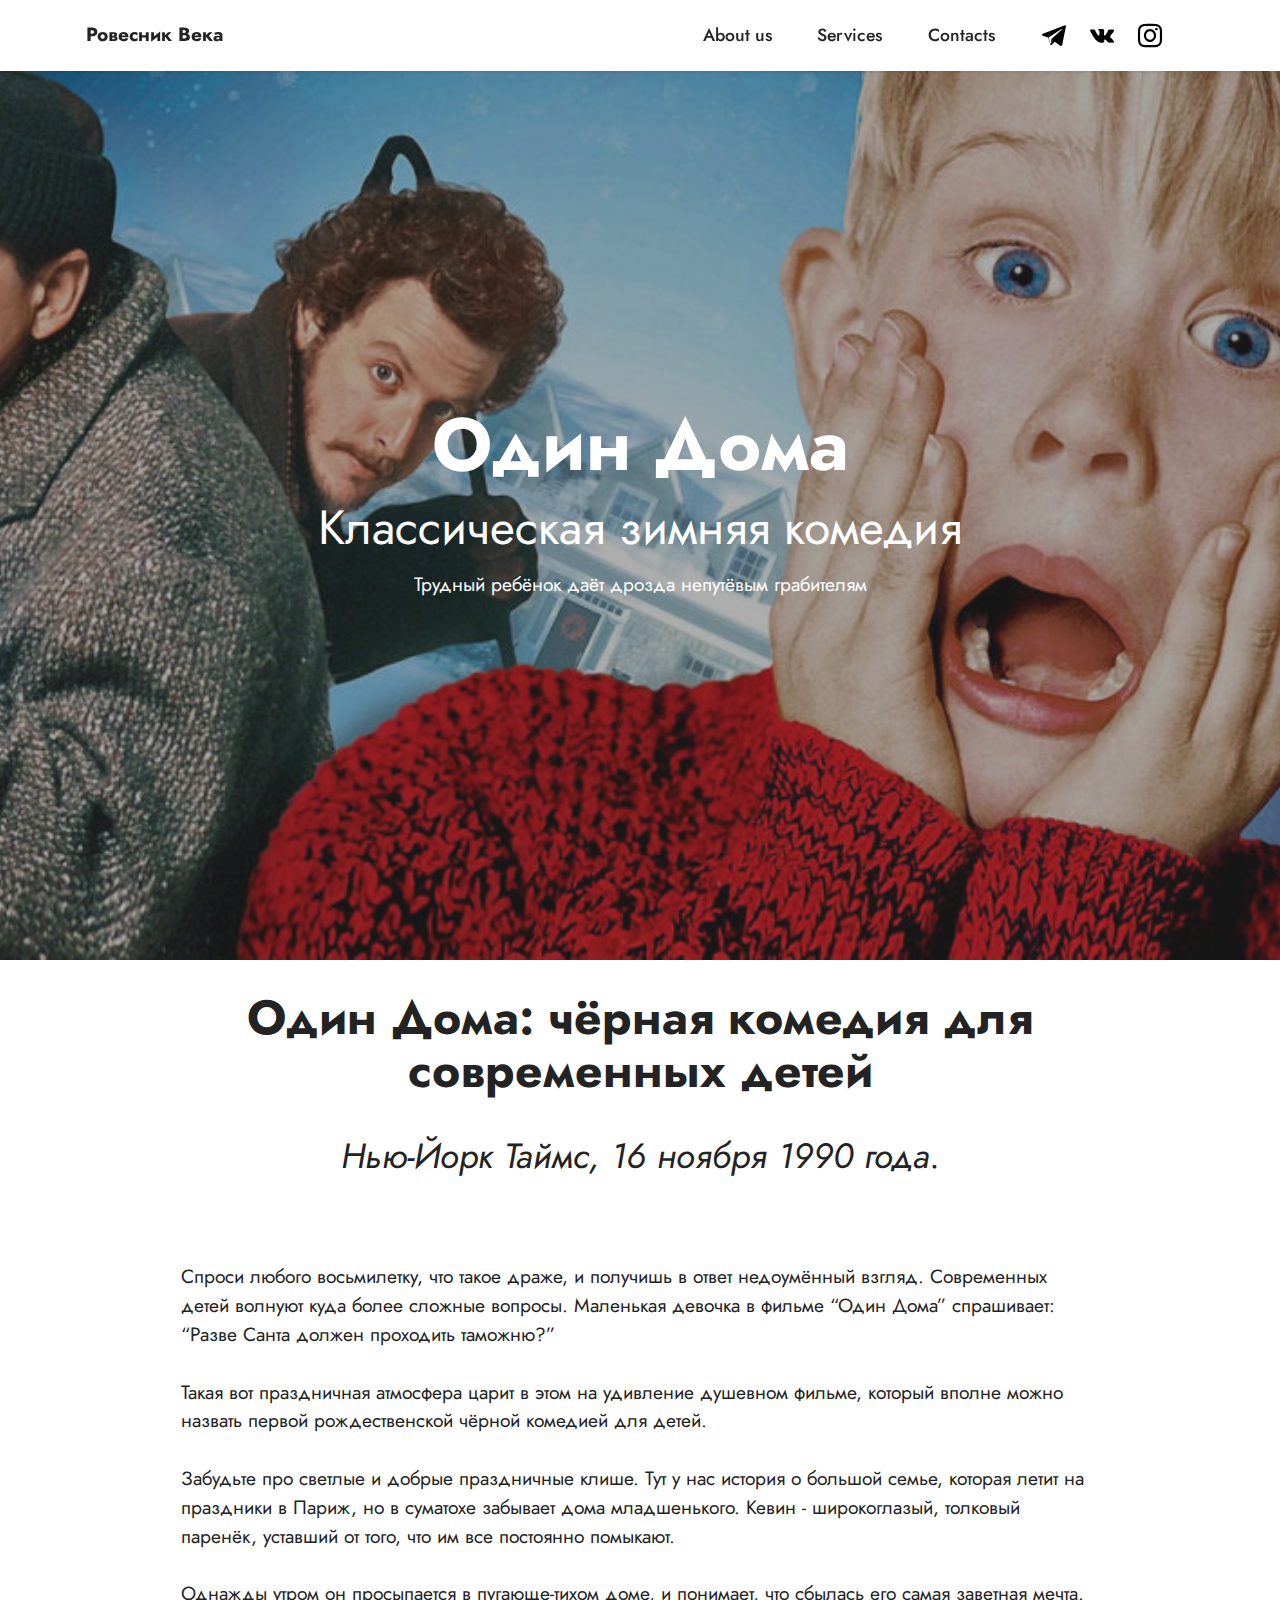
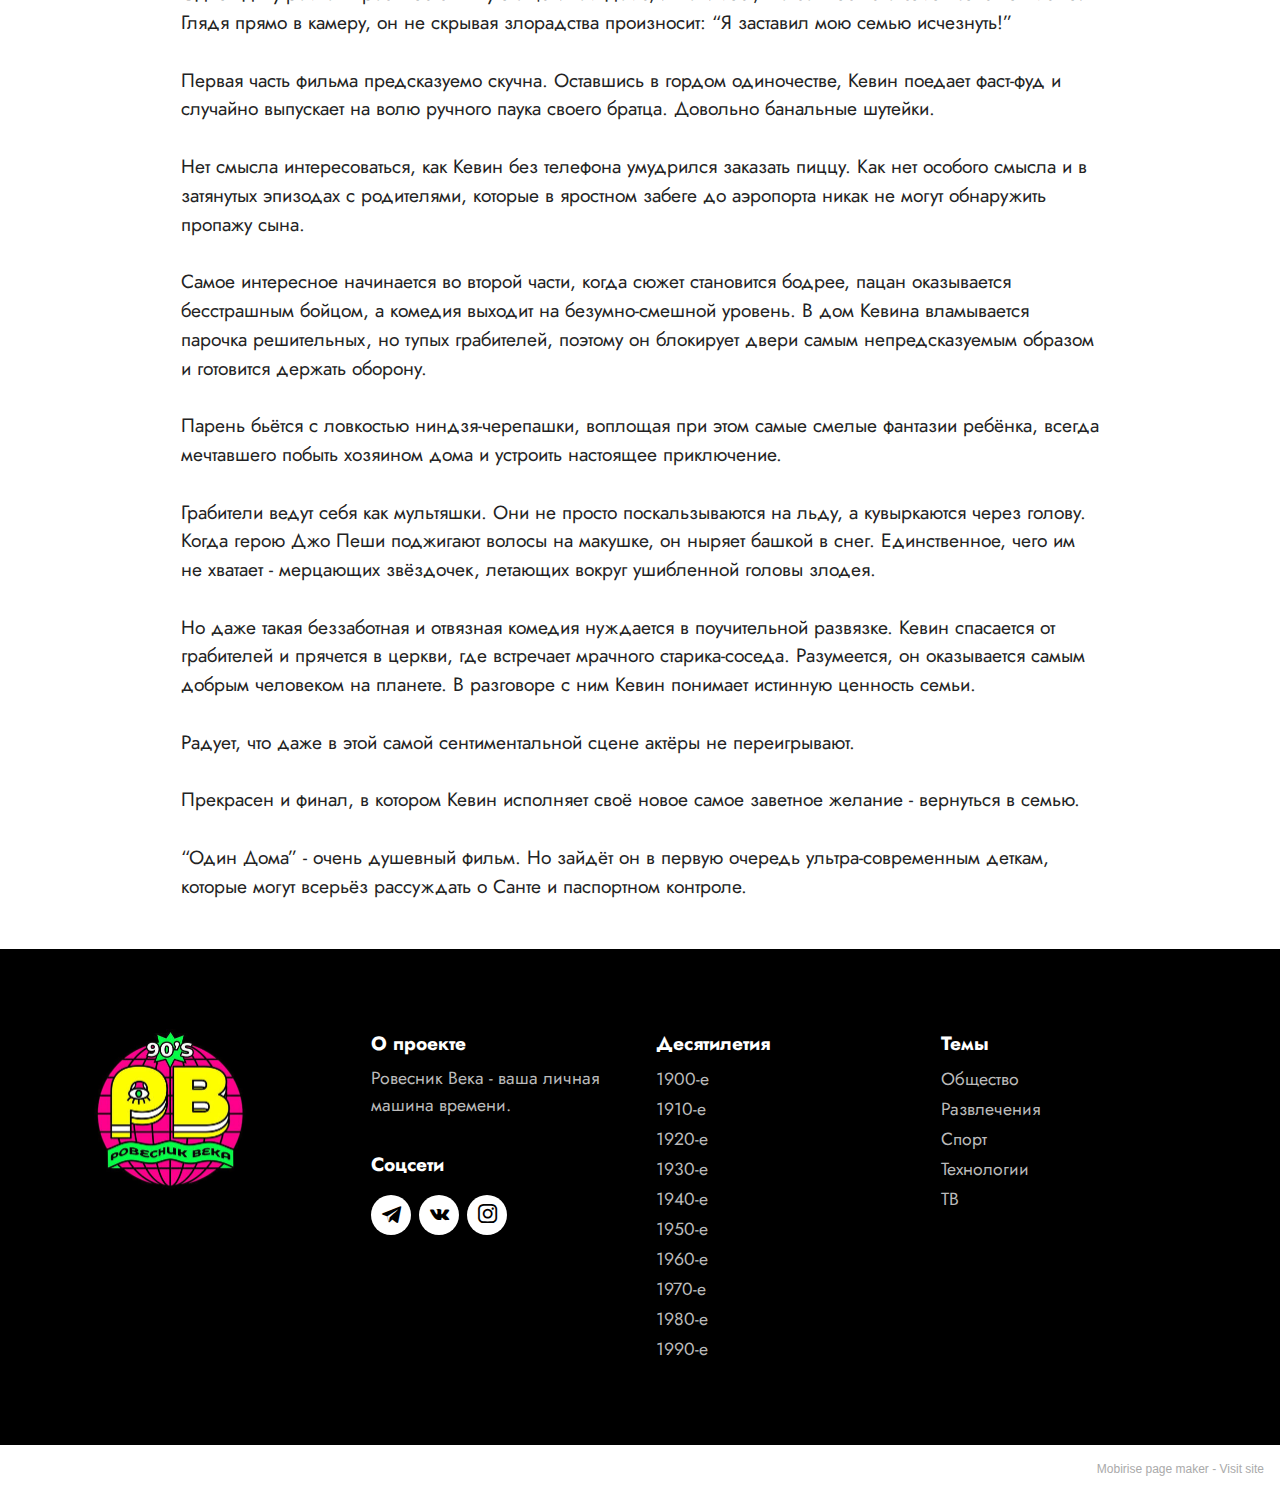
<file: page4.html>
<!DOCTYPE html>
<html  >
<head>
  <!-- Site made with Mobirise Website Builder v5.4.1, https://mobirise.com -->
  <meta charset="UTF-8">
  <meta http-equiv="X-UA-Compatible" content="IE=edge">
  <meta name="generator" content="Mobirise v5.4.1, mobirise.com">
  <meta name="viewport" content="width=device-width, initial-scale=1, minimum-scale=1">
  <link rel="shortcut icon" href="assets/images/photo-2020-05-28-17-56-24-128x128-1.png" type="image/x-icon">
  <meta name="description" content="">
  
  
  <title>Один дома</title>
  <link rel="stylesheet" href="assets/bootstrap/css/bootstrap.min.css">
  <link rel="stylesheet" href="assets/bootstrap/css/bootstrap-grid.min.css">
  <link rel="stylesheet" href="assets/bootstrap/css/bootstrap-reboot.min.css">
  <link rel="stylesheet" href="assets/dropdown/css/style.css">
  <link rel="stylesheet" href="assets/socicon/css/styles.css">
  <link rel="stylesheet" href="assets/theme/css/style.css">
  <link rel="preload" href="https://fonts.googleapis.com/css?family=Jost:100,200,300,400,500,600,700,800,900,100i,200i,300i,400i,500i,600i,700i,800i,900i&display=swap" as="style" onload="this.onload=null;this.rel='stylesheet'">
  <noscript><link rel="stylesheet" href="https://fonts.googleapis.com/css?family=Jost:100,200,300,400,500,600,700,800,900,100i,200i,300i,400i,500i,600i,700i,800i,900i&display=swap"></noscript>
  <link rel="preload" as="style" href="assets/mobirise/css/mbr-additional.css"><link rel="stylesheet" href="assets/mobirise/css/mbr-additional.css" type="text/css">
  
  
  
  
</head>
<body>
  
  <section data-bs-version="5.1" class="menu menu3 cid-sgUjudSXV7" once="menu" id="menu3-3w">
    
    <nav class="navbar navbar-dropdown navbar-fixed-top navbar-expand-lg">
        <div class="container">
            <div class="navbar-brand">
                
                <span class="navbar-caption-wrap"><a class="navbar-caption text-black text-primary display-7" href="https://slugfest87.github.io/rvsnk90/">Ровесник Века</a></span>
            </div>
            <button class="navbar-toggler" type="button" data-toggle="collapse" data-bs-toggle="collapse" data-target="#navbarSupportedContent" data-bs-target="#navbarSupportedContent" aria-controls="navbarNavAltMarkup" aria-expanded="false" aria-label="Toggle navigation">
                <div class="hamburger">
                    <span></span>
                    <span></span>
                    <span></span>
                    <span></span>
                </div>
            </button>
            <div class="collapse navbar-collapse" id="navbarSupportedContent">
                <ul class="navbar-nav nav-dropdown nav-right" data-app-modern-menu="true"><li class="nav-item"><a class="nav-link link text-black display-4" href="https://mobiri.se">
                            About us</a></li>
                    <li class="nav-item"><a class="nav-link link text-black display-4" href="https://mobiri.se">
                            Services</a></li>
                    <li class="nav-item"><a class="nav-link link text-black display-4" href="https://mobiri.se">Contacts</a>
                    </li></ul>
                <div class="icons-menu">
                    <a class="iconfont-wrapper" href="https://mobiri.se" target="_blank">
                        <span class="p-2 mbr-iconfont socicon-telegram socicon"></span>
                    </a>
                    <a class="iconfont-wrapper" href="https://mobiri.se" target="_blank">
                        <span class="p-2 mbr-iconfont socicon-vkontakte socicon"></span>
                    </a>
                    <a class="iconfont-wrapper" href="https://mobiri.se" target="_blank">
                        <span class="p-2 mbr-iconfont socicon-instagram socicon"></span>
                    </a>
                    
                </div>
                
            </div>
        </div>
    </nav>
</section>

<section data-bs-version="5.1" class="header6 cid-sgUkWZq8xC mbr-fullscreen" id="header6-3y">

    

    <div class="mbr-overlay" style="opacity: 0.4; background-color: rgb(53, 53, 53);"></div>

    <div class="align-center container-fluid">
        <div class="row justify-content-center">
            <div class="col-12 col-lg-10">
                <h1 class="mbr-section-title mbr-fonts-style mbr-white mb-3 display-1"><strong>Один Дома</strong></h1>
                <h2 class="mbr-section-subtitle mbr-fonts-style mbr-white mb-3 display-2">Классическая зимняя комедия</h2>
                <p class="mbr-text mbr-white mbr-fonts-style display-7">Трудный ребёнок даёт дрозда непутёвым грабителям<br></p>
                
            </div>
        </div>
    </div>
</section>

<section data-bs-version="5.1" class="content5 cid-sgUlQi7Rf6" id="content5-42">
    
    <div class="container">
        <div class="row justify-content-center">
            <div class="col-md-12 col-lg-10">
                <h3 class="mbr-section-title mbr-fonts-style mb-4 display-2"><strong>Один Дома: чёрная комедия для современных детей</strong></h3>
                
                <p class="mbr-text mbr-fonts-style display-5"><em>
                    Нью-Йорк Таймс, 16 ноября 1990 года.</em></p>
            </div>
        </div>
    </div>
</section>

<section data-bs-version="5.1" class="content5 cid-sgUmcNbyLH" id="content5-43">
    
    <div class="container">
        <div class="row justify-content-center">
            <div class="col-md-12 col-lg-10">
                
                
                <p class="mbr-text mbr-fonts-style display-7">Спроси любого восьмилетку, что такое драже, и получишь в ответ недоумённый взгляд. Современных детей волнуют куда более сложные вопросы. Маленькая девочка в фильме “Один Дома” спрашивает: “Разве Санта должен проходить таможню?” <br><br>Такая вот праздничная атмосфера царит в этом на удивление душевном фильме, который вполне можно назвать первой рождественской чёрной комедией для детей.<br><br>Забудьте про светлые и добрые праздничные клише. Тут у нас история о большой семье, которая летит на праздники в Париж, но в суматохе забывает дома младшенького. Кевин - широкоглазый, толковый паренёк, уставший от того, что им все постоянно помыкают. <br><br>Однажды утром он просыпается в пугающе-тихом доме, и понимает, что сбылась его самая заветная мечта. Глядя прямо в камеру, он не скрывая злорадства произносит: “Я заставил мою семью исчезнуть!”<br><br>Первая часть фильма предсказуемо скучна. Оставшись в гордом одиночестве, Кевин поедает фаст-фуд и случайно выпускает на волю ручного паука своего братца. Довольно банальные шутейки. <br><br>Нет смысла интересоваться, как Кевин без телефона умудрился заказать пиццу. Как нет особого смысла и в затянутых эпизодах с родителями, которые в яростном забеге до аэропорта никак не могут обнаружить пропажу сына. <br><br>Самое интересное начинается во второй части, когда сюжет становится бодрее, пацан оказывается бесстрашным бойцом, а комедия выходит на безумно-смешной уровень. В дом Кевина вламывается парочка решительных, но тупых грабителей, поэтому он блокирует двери самым непредсказуемым образом и готовится держать оборону. <br><br>Парень бьётся с ловкостью ниндзя-черепашки, воплощая при этом самые смелые фантазии ребёнка, всегда мечтавшего побыть хозяином дома и устроить настоящее приключение.<br><br>Грабители ведут себя как мультяшки. Они не просто поскальзываются на льду, а кувыркаются через голову. Когда герою Джо Пеши поджигают волосы на макушке, он ныряет башкой в снег. Единственное, чего им не хватает - мерцающих звёздочек, летающих вокруг ушибленной головы злодея. <br><br>Но даже такая беззаботная и отвязная комедия нуждается в поучительной развязке. Кевин спасается от грабителей и прячется в церкви, где встречает мрачного старика-соседа. Разумеется, он оказывается самым добрым человеком на планете. В разговоре с ним Кевин понимает истинную ценность семьи. <br><br>Радует, что даже в этой самой сентиментальной сцене актёры не переигрывают.<br><br>Прекрасен и финал, в котором Кевин исполняет своё новое самое заветное желание - вернуться в семью. <br><br>“Один Дома” - очень душевный фильм. Но зайдёт он в первую очередь ультра-современным деткам, которые могут всерьёз рассуждать о Санте и паспортном контроле.</p>
            </div>
        </div>
    </div>
</section>

<section data-bs-version="5.1" class="footer4 cid-sgUjus6MZe" once="footers" id="footer4-3x">

    
    
    <div class="container">
        <div class="row mbr-white">
            <div class="col-6 col-lg-3">
                <div class="media-wrap col-md-8 col-12">
                    <a href="https://mobiri.se/">
                        <img src="assets/images/photo-2020-05-28-17-56-24-337x337.jpg" alt="Mobirise">
                    </a>
                </div>
            </div>
            <div class="col-12 col-md-6 col-lg-3">
                <h5 class="mbr-section-subtitle mbr-fonts-style mb-2 display-7">
                    <strong>О проекте</strong></h5>
                <p class="mbr-text mbr-fonts-style mb-4 display-4">
                    Ровесник Века - ваша личная машина времени.</p>
                <h5 class="mbr-section-subtitle mbr-fonts-style mb-3 display-7">
                    <strong>Соцсети</strong></h5>
                <div class="social-row display-7">
                    <div class="soc-item">
                        
                            <span class="mbr-iconfont socicon-telegram socicon"></span>
                        
                    </div>
                    <div class="soc-item">
                        
                            <span class="mbr-iconfont socicon-vkontakte socicon"></span>
                        
                    </div>
                    <div class="soc-item">
                        <a href="https://twitter.com/mobirise" target="_blank">
                            <span class="mbr-iconfont socicon socicon-instagram"></span>
                        </a>
                    </div>
                    
                </div>
            </div>
            <div class="col-12 col-md-6 col-lg-3">
                <h5 class="mbr-section-subtitle mbr-fonts-style mb-2 display-7">
                    <strong>Десятилетия</strong></h5>
                <ul class="list mbr-fonts-style display-4">
                    <li class="mbr-text item-wrap"><span style="font-size: 1.1rem;">1900-е</span></li><li class="mbr-text item-wrap">1910-е</li>
                    <li class="mbr-text item-wrap">1920-е</li>
                    <li class="mbr-text item-wrap">1930-е</li><li class="mbr-text item-wrap">1940-е</li><li class="mbr-text item-wrap">1950-е</li><li class="mbr-text item-wrap">1960-е</li><li class="mbr-text item-wrap">1970-е</li><li class="mbr-text item-wrap">1980-е</li><li class="mbr-text item-wrap">1990-е</li>
                </ul>
            </div>
            <div class="col-12 col-md-6 col-lg-3">
                <h5 class="mbr-section-subtitle mbr-fonts-style mb-2 display-7">
                    <strong>Темы</strong></h5>
                <ul class="list mbr-fonts-style display-4">
                    <li class="mbr-text item-wrap"><span style="font-size: 1.1rem;">Общество</span></li><li class="mbr-text item-wrap"><span style="font-size: 1.1rem;">Развлечения</span></li><li class="mbr-text item-wrap"><span style="font-size: 1.1rem;">Спорт</span></li><li class="mbr-text item-wrap"><span style="font-size: 1.1rem;">Технологии</span></li><li class="mbr-text item-wrap"><span style="font-size: 1.1rem;">ТВ</span><br></li>
                </ul>
            </div>
            
        </div>
    </div>
</section><section style="background-color: #fff; font-family: -apple-system, BlinkMacSystemFont, 'Segoe UI', 'Roboto', 'Helvetica Neue', Arial, sans-serif; color:#aaa; font-size:12px; padding: 0; align-items: center; display: flex;"><a href="https://mobirise.site/i" style="flex: 1 1; height: 3rem; padding-left: 1rem;"></a><p style="flex: 0 0 auto; margin:0; padding-right:1rem;">Mobirise page maker - <a href="https://mobirise.site/o" style="color:#aaa;">Visit site</a></p></section><script src="assets/bootstrap/js/bootstrap.bundle.min.js"></script>  <script src="assets/smoothscroll/smooth-scroll.js"></script>  <script src="assets/ytplayer/index.js"></script>  <script src="assets/dropdown/js/navbar-dropdown.js"></script>  <script src="assets/theme/js/script.js"></script>  
  
  
 <div id="scrollToTop" class="scrollToTop mbr-arrow-up"><a style="text-align: center;"><i class="mbr-arrow-up-icon mbr-arrow-up-icon-cm cm-icon cm-icon-smallarrow-up"></i></a></div>
  </body>
</html>
</file>
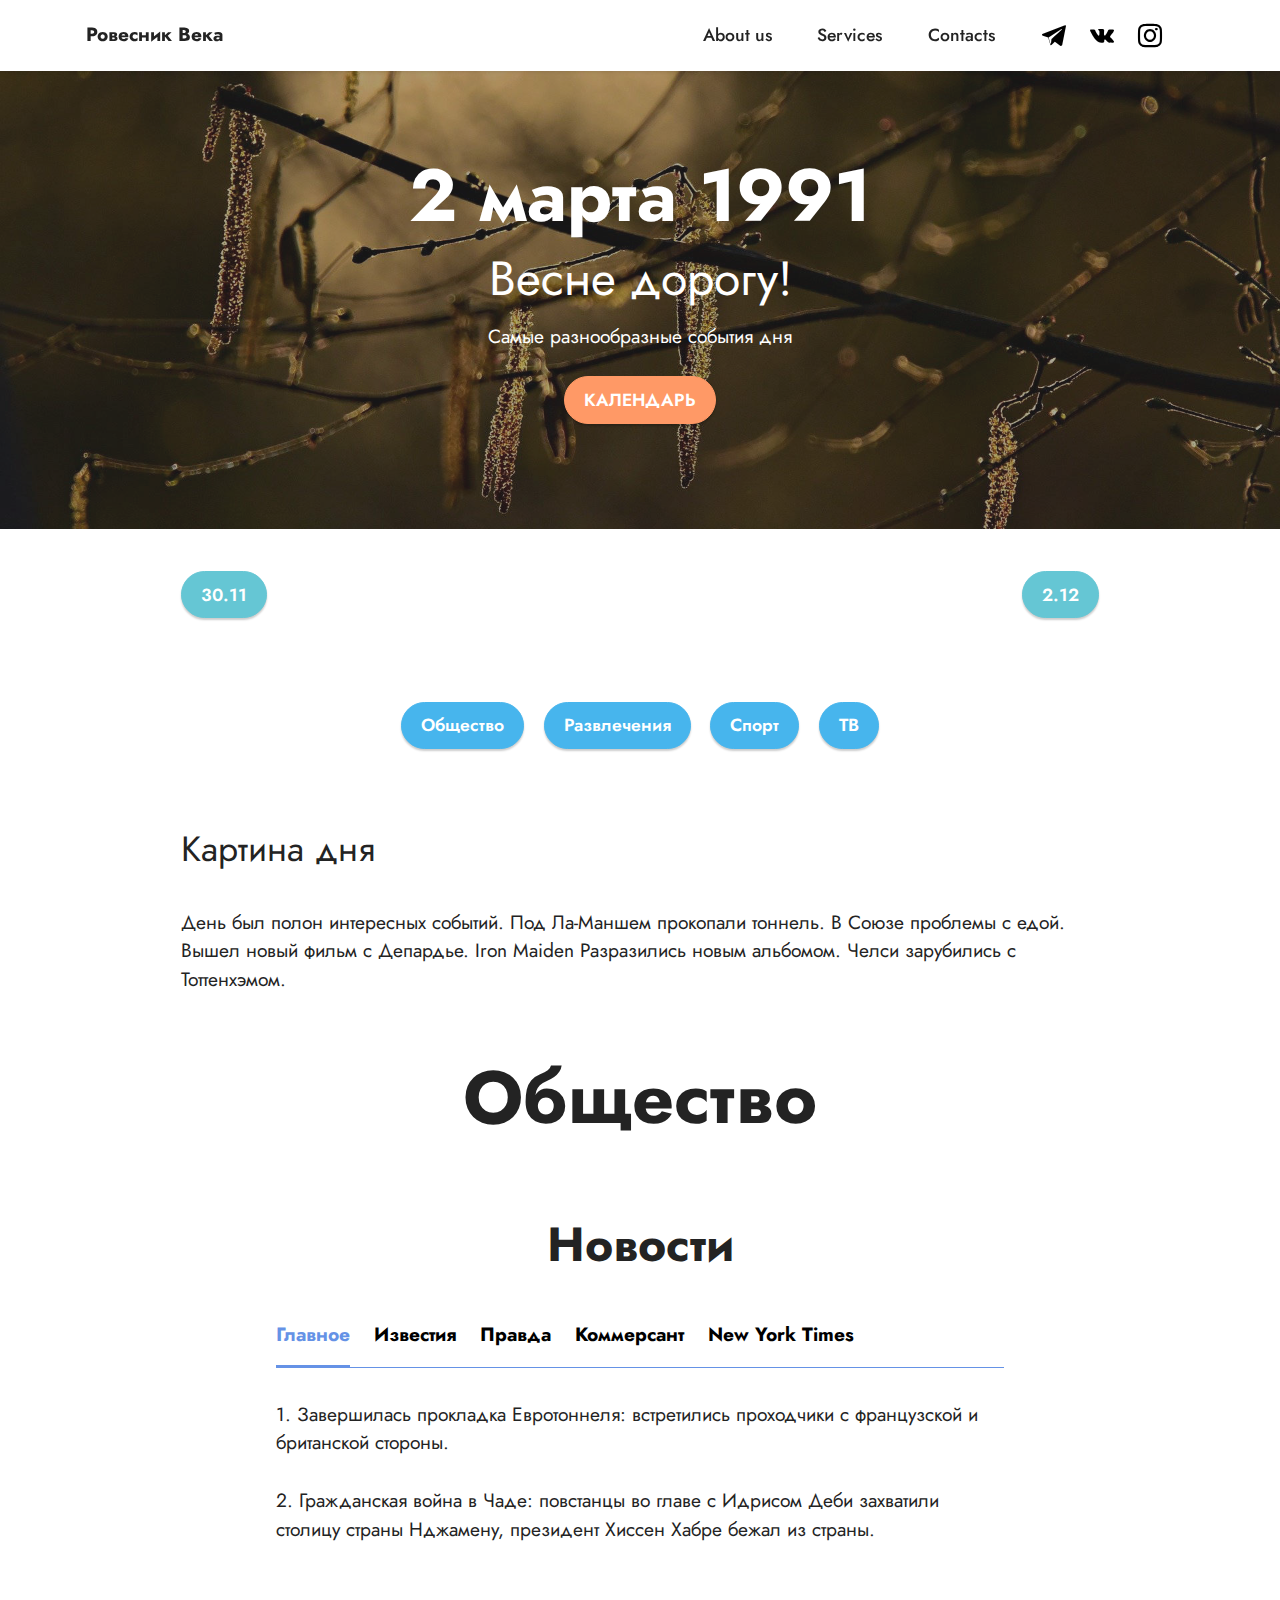
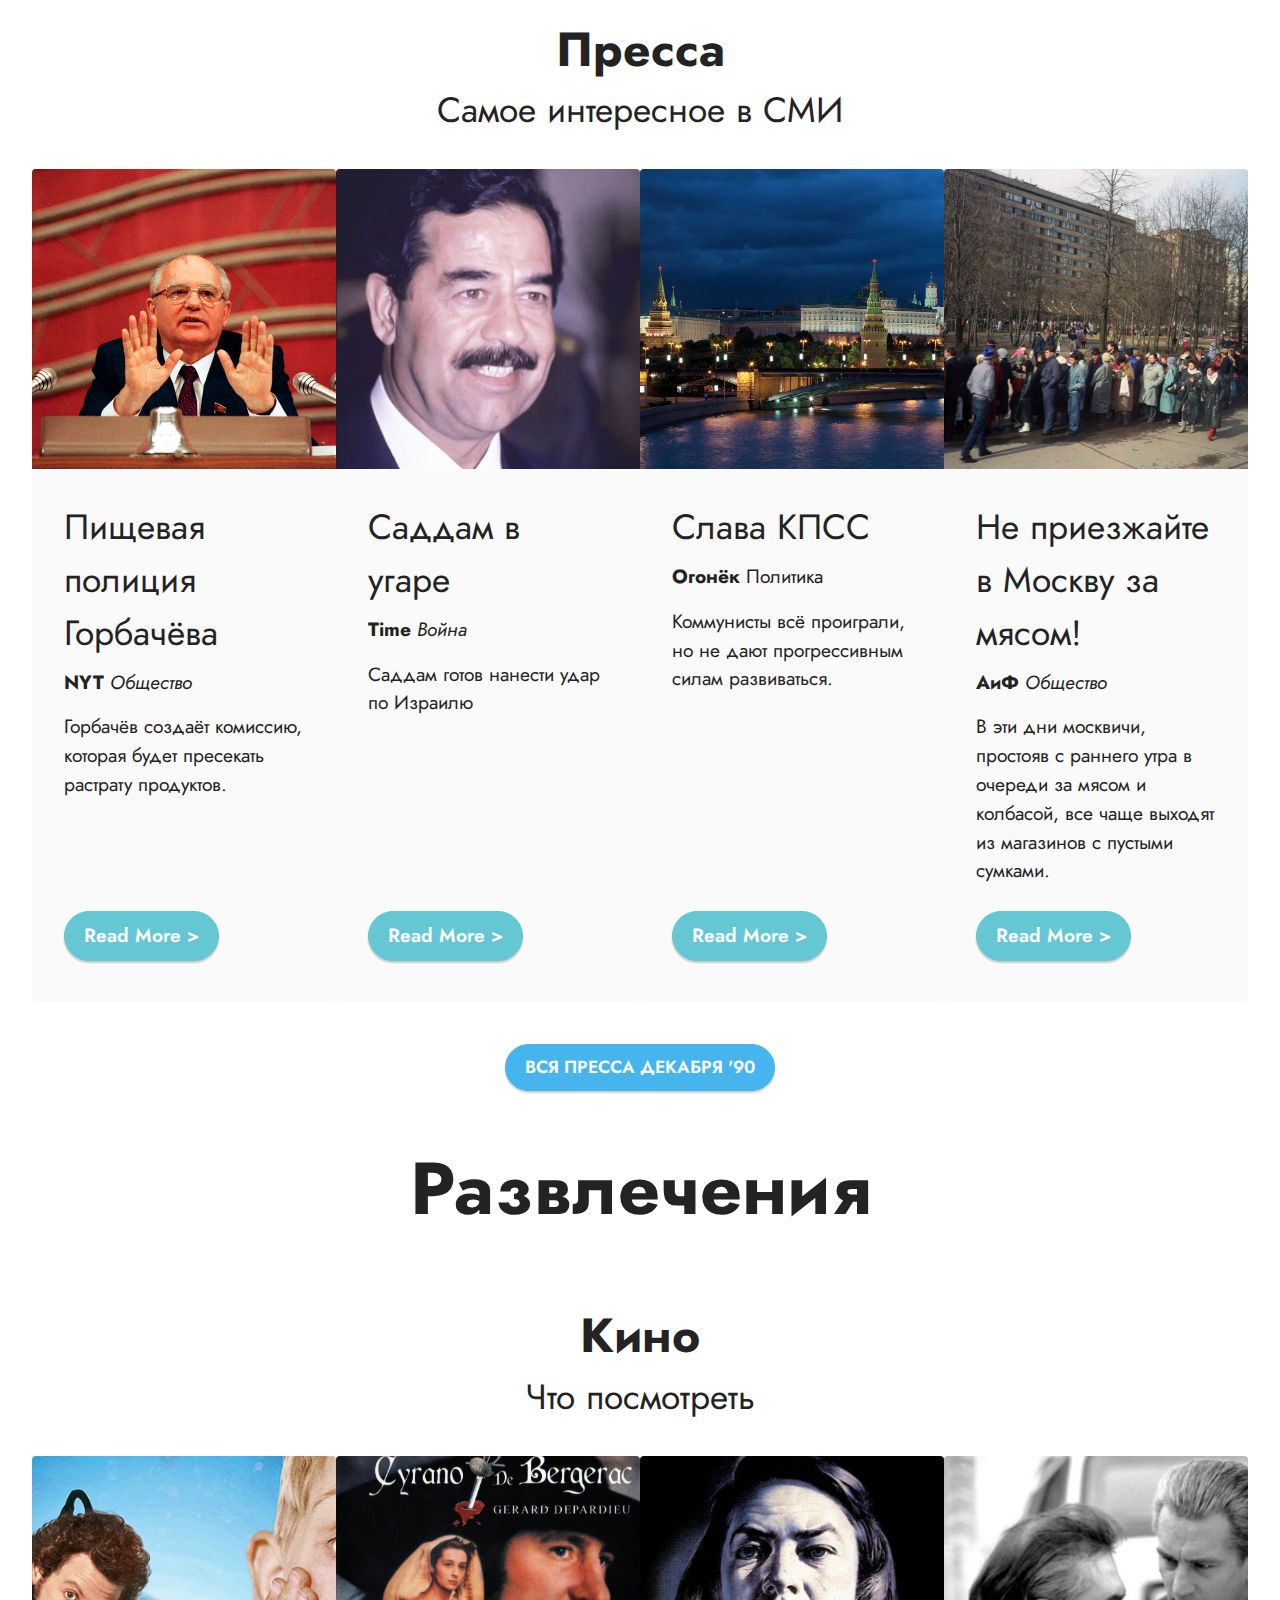
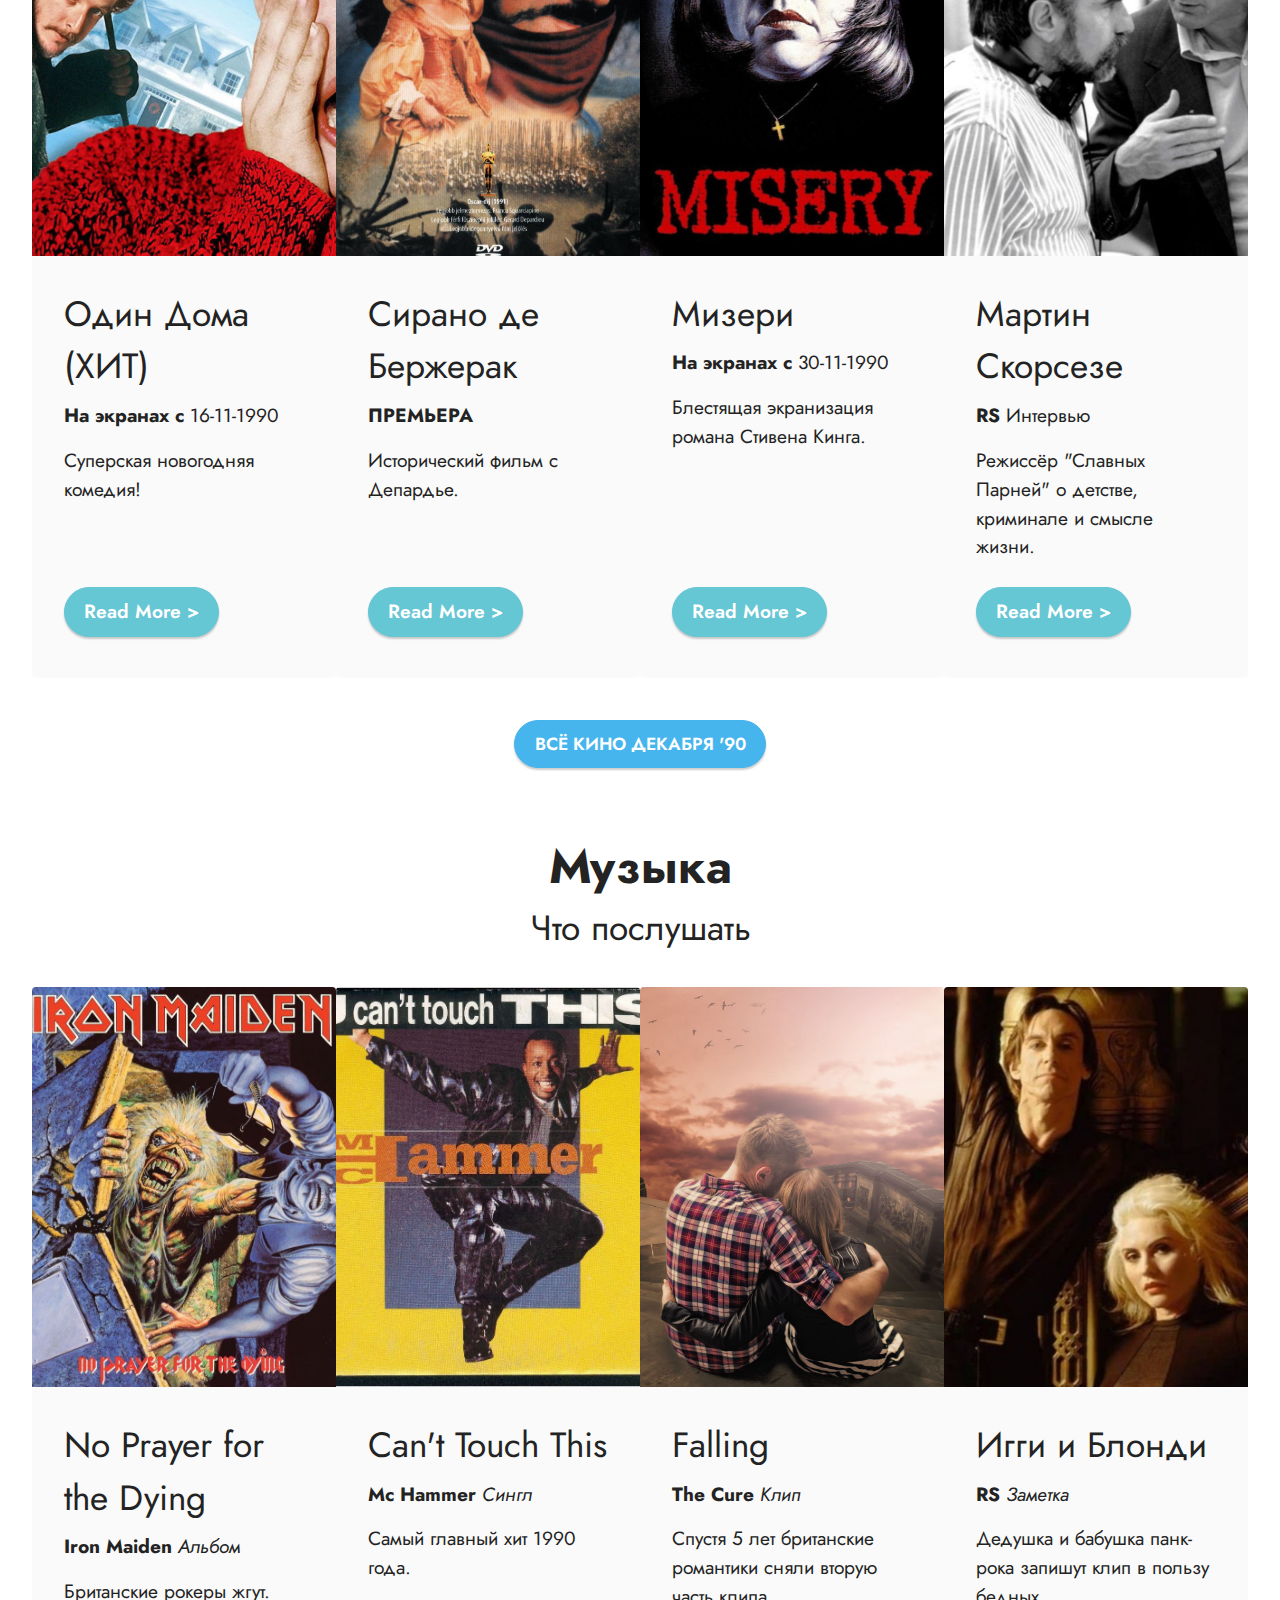
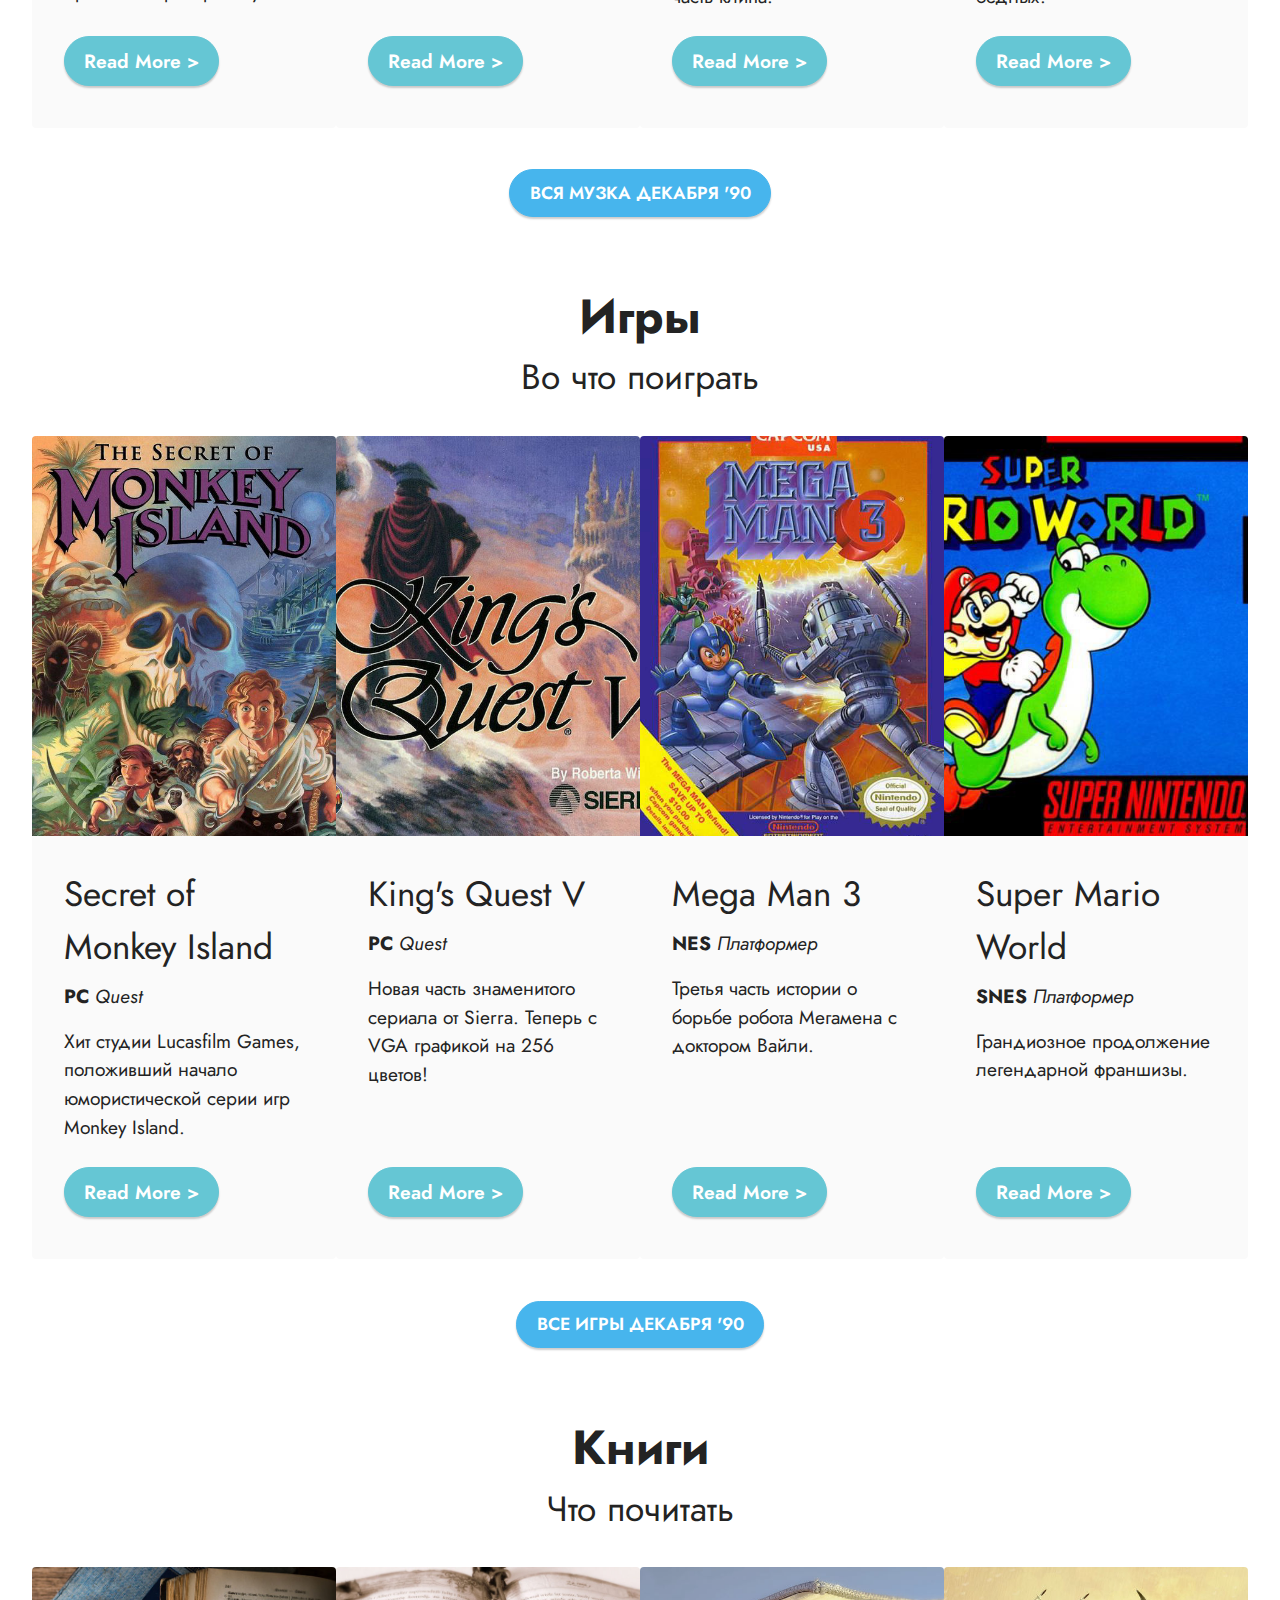
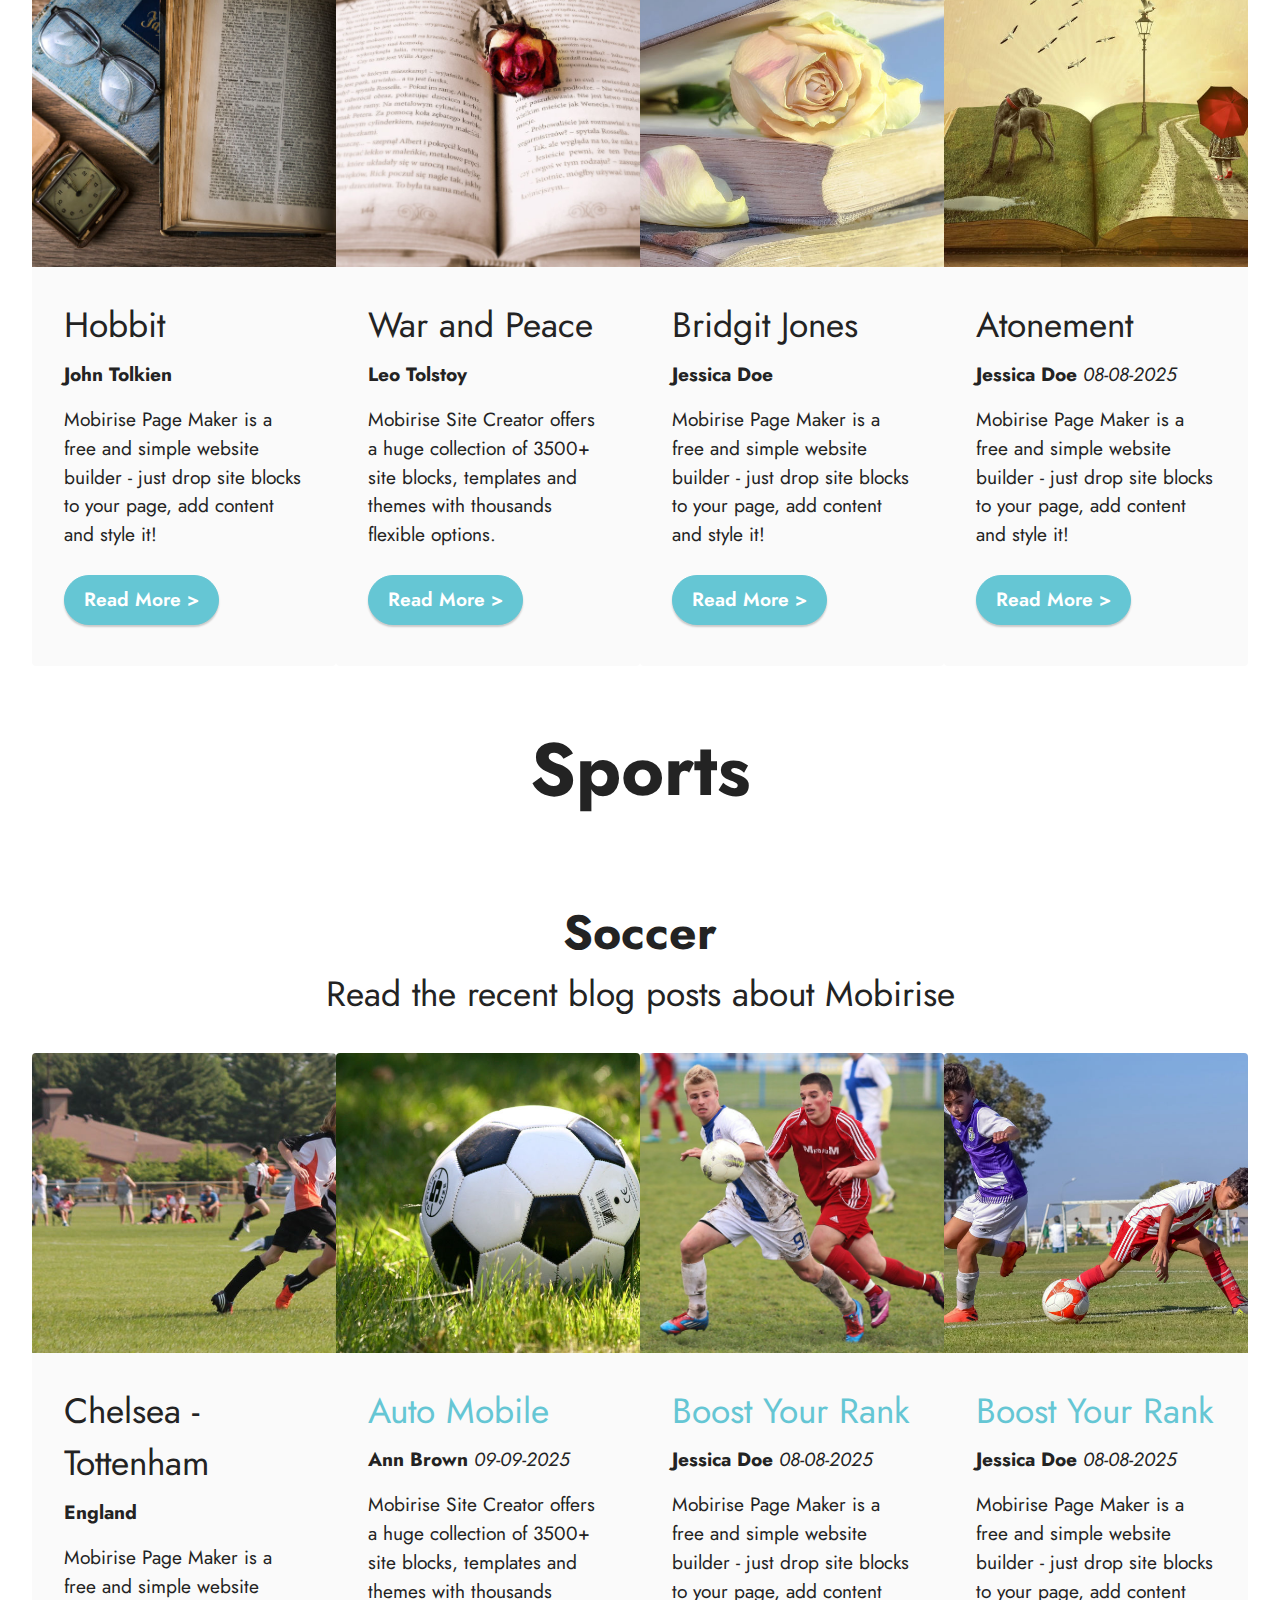
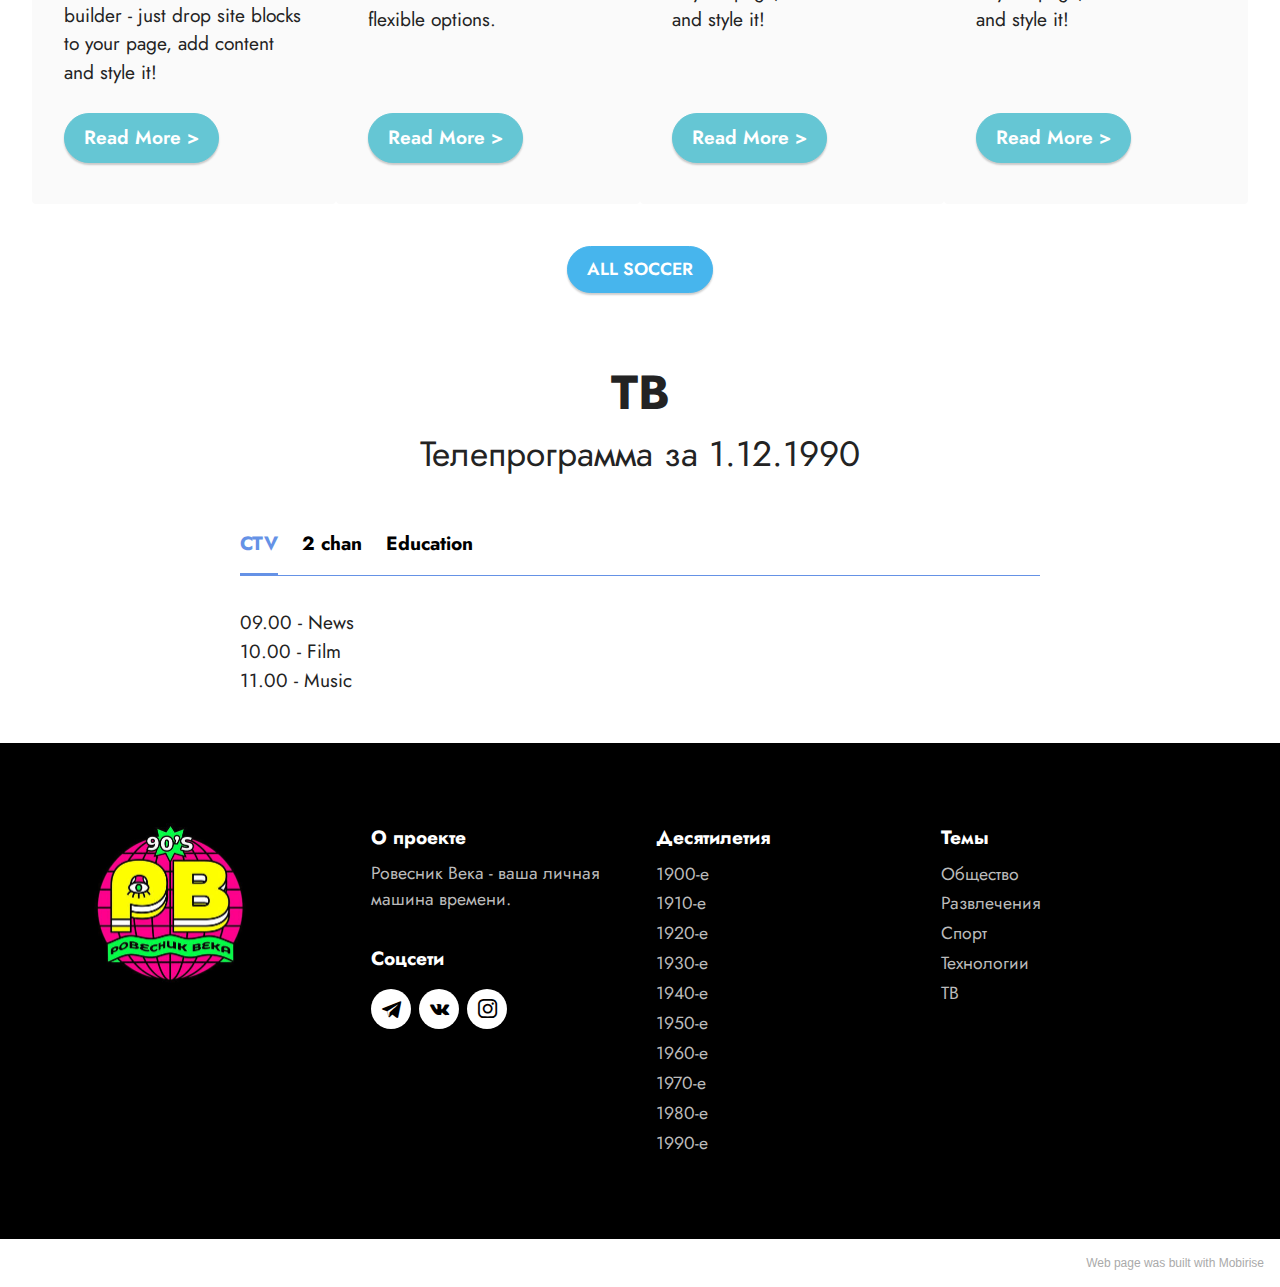
<file: page5.html>
<!DOCTYPE html>
<html  >
<head>
  <!-- Site made with Mobirise Website Builder v5.4.1, https://mobirise.com -->
  <meta charset="UTF-8">
  <meta http-equiv="X-UA-Compatible" content="IE=edge">
  <meta name="generator" content="Mobirise v5.4.1, mobirise.com">
  <meta name="viewport" content="width=device-width, initial-scale=1, minimum-scale=1">
  <link rel="shortcut icon" href="assets/images/photo-2020-05-28-17-56-24-128x128-1.png" type="image/x-icon">
  <meta name="description" content="">
  
  
  <title>2 марта 1991</title>
  <link rel="stylesheet" href="assets/bootstrap/css/bootstrap.min.css">
  <link rel="stylesheet" href="assets/bootstrap/css/bootstrap-grid.min.css">
  <link rel="stylesheet" href="assets/bootstrap/css/bootstrap-reboot.min.css">
  <link rel="stylesheet" href="assets/dropdown/css/style.css">
  <link rel="stylesheet" href="assets/socicon/css/styles.css">
  <link rel="stylesheet" href="assets/theme/css/style.css">
  <link rel="preload" href="https://fonts.googleapis.com/css?family=Jost:100,200,300,400,500,600,700,800,900,100i,200i,300i,400i,500i,600i,700i,800i,900i&display=swap" as="style" onload="this.onload=null;this.rel='stylesheet'">
  <noscript><link rel="stylesheet" href="https://fonts.googleapis.com/css?family=Jost:100,200,300,400,500,600,700,800,900,100i,200i,300i,400i,500i,600i,700i,800i,900i&display=swap"></noscript>
  <link rel="preload" as="style" href="assets/mobirise/css/mbr-additional.css"><link rel="stylesheet" href="assets/mobirise/css/mbr-additional.css" type="text/css">
  
  
  
  
</head>
<body>
  
  <section data-bs-version="5.1" class="menu menu3 cid-sqorix6J7L" once="menu" id="menu3-44">
    
    <nav class="navbar navbar-dropdown navbar-fixed-top navbar-expand-lg">
        <div class="container">
            <div class="navbar-brand">
                
                <span class="navbar-caption-wrap"><a class="navbar-caption text-black text-primary display-7" href="https://slugfest87.github.io/rvsnk90/">Ровесник Века</a></span>
            </div>
            <button class="navbar-toggler" type="button" data-toggle="collapse" data-bs-toggle="collapse" data-target="#navbarSupportedContent" data-bs-target="#navbarSupportedContent" aria-controls="navbarNavAltMarkup" aria-expanded="false" aria-label="Toggle navigation">
                <div class="hamburger">
                    <span></span>
                    <span></span>
                    <span></span>
                    <span></span>
                </div>
            </button>
            <div class="collapse navbar-collapse" id="navbarSupportedContent">
                <ul class="navbar-nav nav-dropdown nav-right" data-app-modern-menu="true"><li class="nav-item"><a class="nav-link link text-black display-4" href="https://mobiri.se">
                            About us</a></li>
                    <li class="nav-item"><a class="nav-link link text-black display-4" href="https://mobiri.se">
                            Services</a></li>
                    <li class="nav-item"><a class="nav-link link text-black display-4" href="https://mobiri.se">Contacts</a>
                    </li></ul>
                <div class="icons-menu">
                    <a class="iconfont-wrapper" href="https://mobiri.se" target="_blank">
                        <span class="p-2 mbr-iconfont socicon-telegram socicon"></span>
                    </a>
                    <a class="iconfont-wrapper" href="https://mobiri.se" target="_blank">
                        <span class="p-2 mbr-iconfont socicon-vkontakte socicon"></span>
                    </a>
                    <a class="iconfont-wrapper" href="https://mobiri.se" target="_blank">
                        <span class="p-2 mbr-iconfont socicon-instagram socicon"></span>
                    </a>
                    
                </div>
                
            </div>
        </div>
    </nav>
</section>

<section class="header6 cid-sqorixTKCT" id="header6-45">

    

    <div class="mbr-overlay" style="opacity: 0.4; background-color: rgb(53, 53, 53);"></div>

    <div class="align-center container">
        <div class="row justify-content-center">
            <div class="col-12 col-lg-10">
                <h1 class="mbr-section-title mbr-fonts-style mbr-white mb-3 display-1"><strong>2 марта 1991</strong></h1>
                <h2 class="mbr-section-subtitle mbr-fonts-style mbr-white mb-3 display-2">Весне дорогу!</h2>
                <p class="mbr-text mbr-white mbr-fonts-style display-7">Самые разнообразные события дня<br></p>
                <div class="mbr-section-btn mt-3"><a class="btn btn-danger display-4" href="https://mobiri.se">КАЛЕНДАРЬ</a></div>
            </div>
        </div>
    </div>
</section>

<section class="content12 cid-sqoriyoFuF" id="content12-46">
    
    <div class="container">
        <div class="row justify-content-center">
            <div class="col-md-12 col-lg-10">
                <div class="mbr-section-btn align-center"><a class="btn btn-primary display-4" href="">30.11</a>
                    <a class="btn btn-primary display-4" href="">2.12</a></div>
            </div>
        </div>
    </div>
</section>

<section class="content11 cid-sqoriyCZLq" id="content11-47">
    
    <div class="container-fluid">
        <div class="row justify-content-center">
            <div class="col-md-12 col-lg-10">
                <div class="mbr-section-btn align-center"><a class="btn btn-info display-4" href="index.html#content4-28">Общество</a> <a class="btn btn-info display-4" href="index.html#content4-27">Развлечения</a>
                    <a class="btn btn-info display-4" href="index.html#content4-2f">Спорт</a> <a class="btn btn-info display-4" href="index.html#tabs1-1p">ТВ</a></div>
            </div>
        </div>
    </div>
</section>

<section class="content5 cid-sqoriyTv1B" id="content5-48">
    
    <div class="container">
        <div class="row justify-content-center">
            <div class="col-md-12 col-lg-10">
                
                <h4 class="mbr-section-subtitle mbr-fonts-style mb-4 display-5">Картина дня</h4>
                <p class="mbr-text mbr-fonts-style display-7">
                    День был полон интересных событий. Под Ла-Маншем прокопали тоннель. В Союзе проблемы с едой. Вышел новый фильм с Депардье. Iron Maiden Разразились новым альбомом. Челси зарубились с Тоттенхэмом.</p>
            </div>
        </div>
    </div>
</section>

<section class="content4 cid-sqoriz8yzh" id="content4-49">
    
    
    <div class="container">
        <div class="row justify-content-center">
            <div class="title col-md-12 col-lg-10">
                <h3 class="mbr-section-title mbr-fonts-style align-center mb-4 display-1"><strong>Общество</strong></h3>
                
                
            </div>
        </div>
    </div>
</section>

<section class="tabs content18 cid-sqorizraWV" id="tabs1-4a">

    

    
    <div class="container">
        <div class="row justify-content-center">
            <div class="col-12 col-md-8">
                <h3 class="mbr-section-title mb-0 mbr-fonts-style display-2">
                    <strong>Новости</strong></h3>
                
            </div>
        </div>
        <div class="row justify-content-center mt-4">
            <div class="col-12 col-md-8">
                <ul class="nav nav-tabs mb-4" role="tablist">
                    <li class="nav-item first mbr-fonts-style"><a class="nav-link mbr-fonts-style show active display-7" role="tab" data-toggle="tab" href="#tabs1-1k_tab0" aria-selected="true"><strong>Главное</strong></a></li>
                    <li class="nav-item"><a class="nav-link mbr-fonts-style active display-7" role="tab" data-toggle="tab" href="#tabs1-1k_tab1" aria-selected="true"><strong>Известия</strong></a></li>
                    <li class="nav-item"><a class="nav-link mbr-fonts-style active display-7" role="tab" data-toggle="tab" href="#tabs1-1k_tab2" aria-selected="true"><strong>Правда</strong></a></li>
                    <li class="nav-item"><a class="nav-link mbr-fonts-style active display-7" role="tab" data-toggle="tab" href="#tabs1-1k_tab3" aria-selected="true"><strong>Коммерсант</strong></a></li>
                    <li class="nav-item"><a class="nav-link mbr-fonts-style active display-7" role="tab" data-toggle="tab" href="#tabs1-4a_tab4" aria-selected="true"><strong>New York Times</strong></a></li>
                    
                </ul>
                <div class="tab-content">
                    <div id="tab1" class="tab-pane in active" role="tabpanel">
                        <div class="row">
                            <div class="col-md-12">
                                <p class="mbr-text mbr-fonts-style display-7">1. Завершилась прокладка Евротоннеля: встретились проходчики с французской и британской стороны.<br><br>2. Гражданская война в Чаде: повстанцы во главе с Идрисом Деби захватили столицу страны Нджамену, президент Хиссен Хабре бежал из страны.<br>
                                </p>
                            </div>
                        </div>
                    </div>
                    <div id="tab2" class="tab-pane" role="tabpanel">
                        <div class="row">
                            <div class="col-md-12">
                                <p class="mbr-text mbr-fonts-style display-7">1. Ельцин наехал на Горбачёва<br> <br>2. Мало еды</p>
                            </div>
                        </div>
                    </div>
                    <div id="tab3" class="tab-pane" role="tabpanel">
                        <div class="row">
                            <div class="col-md-12">
                                <p class="mbr-text mbr-fonts-style display-7">
                                    1. Слава КПСС!</p>
                            </div>
                        </div>
                    </div>
                    <div id="tab4" class="tab-pane" role="tabpanel">
                        <div class="row">
                            <div class="col-md-12">
                                <p class="mbr-text mbr-fonts-style display-7">1. Рэкетиры и бандиты гасятся<br><br>2. Банкиры и экономисты богатеют<br><br>3. Политики врут</p>
                            </div>
                        </div>
                    </div>
                    <div id="tab5" class="tab-pane" role="tabpanel">
                        <div class="row">
                            <div class="col-md-12">
                                <p class="mbr-text mbr-fonts-style display-7">1. Gorbie food police<br><br>2. США отправят ещё 300 самолётов в Залив</p>
                            </div>
                        </div>
                    </div>
                    
                </div>
            </div>
        </div>
    </div>
</section>

<section class="content2 cid-sqorizVmw1" id="content2-4b">
    
    
    <div class="container-fluid">
        <div class="mbr-section-head">
            <h4 class="mbr-section-title mbr-fonts-style align-center mb-0 display-2"><strong>Пресса</strong></h4>
            <h5 class="mbr-section-subtitle mbr-fonts-style align-center mb-0 mt-2 display-5">Самое интересное в СМИ</h5>
        </div>
        <div class="row mt-4">
            <div class="item features-image сol-12 col-md-6 col-lg-3">
                <div class="item-wrapper">
                    <div class="item-img">
                        <img src="assets/images/tass-25754-pic4-zoom-1000x1000-78925-885x599.jpg" alt="" title="">
                    </div>
                    <div class="item-content">
                        <h5 class="item-title mbr-fonts-style display-5">Пищевая полиция Горбачёва</h5>
                        <h6 class="item-subtitle mbr-fonts-style mt-1 display-7">
                            <strong>NYT</strong><em>&nbsp;Общество</em></h6>
                        <p class="mbr-text mbr-fonts-style mt-3 display-7">Горбачёв создаёт комиссию, которая будет пресекать растрату продуктов.</p>
                    </div>
                    <div class="mbr-section-btn item-footer mt-2"><a href="" class="btn item-btn btn-primary display-7" target="_blank">Read More
                            &gt;</a></div>
                </div>
            </div>
            <div class="item features-image сol-12 col-md-6 col-lg-3">
                <div class="item-wrapper">
                    <div class="item-img">
                        <img src="assets/images/sad-640x724.jpg" alt="" title="">
                    </div>
                    <div class="item-content">
                        <h5 class="item-title mbr-fonts-style display-5">Саддам в угаре</h5>
                        <h6 class="item-subtitle mbr-fonts-style mt-1 display-7"><strong>Time</strong><em>&nbsp;Война</em></h6>
                        <p class="mbr-text mbr-fonts-style mt-3 display-7">Саддам готов нанести удар по Израилю<br>
                        </p>
                    </div>
                    <div class="mbr-section-btn item-footer mt-2"><a href="" class="btn btn-primary item-btn display-7" target="_blank">Read More
                            &gt;</a></div>
                </div>
            </div>
            <div class="item features-image сol-12 col-md-6 col-lg-3">
                <div class="item-wrapper">
                    <div class="item-img">
                        <img src="assets/images/mbr-885x588.jpg" alt="" title="">
                    </div>
                    <div class="item-content">
                        <h5 class="item-title mbr-fonts-style display-5">Слава КПСС</h5>
                        <h6 class="item-subtitle mbr-fonts-style mt-1 display-7"><strong>Огонёк&nbsp;</strong>Политика</h6>
                        <p class="mbr-text mbr-fonts-style mt-3 display-7">Коммунисты всё проиграли, но не дают прогрессивным силам развиваться.</p>
                    </div>
                    <div class="mbr-section-btn item-footer mt-2"><a href="" class="btn btn-primary item-btn display-7" target="_blank">Read More
                            &gt;</a></div>
                </div>
            </div><div class="item features-image сol-12 col-md-6 col-lg-3">
                <div class="item-wrapper">
                    <div class="item-img">
                        <img src="assets/images/fb6f0ff564a4ca2527ae90407068fa0a-885x597.jpeg" alt="" title="" data-slide-to="3">
                    </div>
                    <div class="item-content">
                        <h5 class="item-title mbr-fonts-style display-5">Не приезжайте в Москву за мясом!</h5>
                        <h6 class="item-subtitle mbr-fonts-style mt-1 display-7"><strong>АиФ </strong><em>Общество</em></h6>
                        <p class="mbr-text mbr-fonts-style mt-3 display-7">В эти дни москвичи, простояв с раннего утра в очереди за мясом и колбасой, все чаще выходят из магазинов с пустыми сумками.</p>
                    </div>
                    <div class="mbr-section-btn item-footer mt-2"><a href="" class="btn btn-primary item-btn display-7" target="_blank">Read More
                            &gt;</a></div>
                </div>
            </div>

        </div>
    </div>
</section>

<section class="content11 cid-sqoriAUaIb" id="content11-4c">
    
    <div class="container">
        <div class="row justify-content-center">
            <div class="col-md-12 col-lg-10">
                <div class="mbr-section-btn align-center"><a class="btn btn-info display-4" href="music-80s.html#timeline2-s">ВСЯ ПРЕССА ДЕКАБРЯ '90</a></div>
            </div>
        </div>
    </div>
</section>

<section class="content4 cid-sqoriBmAcE" id="content4-4d">
    
    
    <div class="container">
        <div class="row justify-content-center">
            <div class="title col-md-12 col-lg-10">
                <h3 class="mbr-section-title mbr-fonts-style align-center mb-4 display-1"><strong>Развлечения</strong></h3>
                
                
            </div>
        </div>
    </div>
</section>

<section class="content2 cid-sqoriBJfhz" id="content2-4e">
    
    
    <div class="container-fluid">
        <div class="mbr-section-head">
            <h4 class="mbr-section-title mbr-fonts-style align-center mb-0 display-2"><strong>Кино</strong></h4>
            <h5 class="mbr-section-subtitle mbr-fonts-style align-center mb-0 mt-2 display-5">Что посмотреть</h5>
        </div>
        <div class="row mt-4">
            <div class="item features-image сol-12 col-md-6 col-lg-3">
                <div class="item-wrapper">
                    <div class="item-img">
                        <img src="assets/images/main-2x-885x498.jpg" alt="" title="">
                    </div>
                    <div class="item-content">
                        <h5 class="item-title mbr-fonts-style display-5">Один Дома (ХИТ)</h5>
                        <h6 class="item-subtitle mbr-fonts-style mt-1 display-7"><strong>На экранах с&nbsp;</strong>16-11-1990</h6>
                        <p class="mbr-text mbr-fonts-style mt-3 display-7">Суперская новогодняя комедия!</p>
                    </div>
                    <div class="mbr-section-btn item-footer mt-2"><a href="" class="btn item-btn btn-primary display-7" target="_blank">Read More
                            &gt;</a></div>
                </div>
            </div>
            <div class="item features-image сol-12 col-md-6 col-lg-3">
                <div class="item-wrapper">
                    <div class="item-img">
                        <img src="assets/images/jmokb9mgz50nwpk95hgtawz8hh-885x1252.jpg" alt="" title="">
                    </div>
                    <div class="item-content">
                        <h5 class="item-title mbr-fonts-style display-5">Сирано де Бержерак</h5>
                        <h6 class="item-subtitle mbr-fonts-style mt-1 display-7"><strong>ПРЕМЬЕРА</strong></h6>
                        <p class="mbr-text mbr-fonts-style mt-3 display-7">Исторический фильм с Депардье.&nbsp;<br>
                        </p>
                    </div>
                    <div class="mbr-section-btn item-footer mt-2"><a href="" class="btn btn-primary item-btn display-7" target="_blank">Read More
                            &gt;</a></div>
                </div>
            </div>
            <div class="item features-image сol-12 col-md-6 col-lg-3">
                <div class="item-wrapper">
                    <div class="item-img">
                        <img src="assets/images/180607022859963-885x1328.jpeg" alt="" title="">
                    </div>
                    <div class="item-content">
                        <h5 class="item-title mbr-fonts-style display-5">Мизери</h5>
                        <h6 class="item-subtitle mbr-fonts-style mt-1 display-7"><strong>На экранах с&nbsp;</strong>30-11-1990</h6>
                        <p class="mbr-text mbr-fonts-style mt-3 display-7">Блестящая экранизация романа Стивена Кинга.</p>
                    </div>
                    <div class="mbr-section-btn item-footer mt-2"><a href="" class="btn btn-primary item-btn display-7" target="_blank">Read More
                            &gt;</a></div>
                </div>
            </div><div class="item features-image сol-12 col-md-6 col-lg-3">
                <div class="item-wrapper">
                    <div class="item-img">
                        <img src="assets/images/3f2798418e4bad12ef063cb9300805bd-885x587.jpeg" alt="" title="" data-slide-to="3">
                    </div>
                    <div class="item-content">
                        <h5 class="item-title mbr-fonts-style display-5">Мартин Скорсезе</h5>
                        <h6 class="item-subtitle mbr-fonts-style mt-1 display-7"><strong>RS&nbsp;</strong>Интервью</h6>
                        <p class="mbr-text mbr-fonts-style mt-3 display-7">Режиссёр "Славных Парней" о детстве, криминале и смысле жизни.</p>
                    </div>
                    <div class="mbr-section-btn item-footer mt-2"><a href="" class="btn btn-primary item-btn display-7" target="_blank">Read More
                            &gt;</a></div>
                </div>
            </div>

        </div>
    </div>
</section>

<section class="content11 cid-sqoriCkxUj" id="content11-4f">
    
    <div class="container">
        <div class="row justify-content-center">
            <div class="col-md-12 col-lg-10">
                <div class="mbr-section-btn align-center"><a class="btn btn-info display-4" href="music-80s.html#timeline2-s">ВСЁ КИНО ДЕКАБРЯ '90</a></div>
            </div>
        </div>
    </div>
</section>

<section class="content2 cid-sqoriCBIAY" id="content2-4g">
    
    
    <div class="container-fluid">
        <div class="mbr-section-head">
            <h4 class="mbr-section-title mbr-fonts-style align-center mb-0 display-2"><strong>Музыка</strong></h4>
            <h5 class="mbr-section-subtitle mbr-fonts-style align-center mb-0 mt-2 display-5">Что послушать</h5>
        </div>
        <div class="row mt-4">
            <div class="item features-image сol-12 col-md-6 col-lg-3">
                <div class="item-wrapper">
                    <div class="item-img">
                        <img src="assets/images/no-prayer-for-the-dying-b-iext49349753-881x880.jpg" alt="" title="">
                    </div>
                    <div class="item-content">
                        <h5 class="item-title mbr-fonts-style display-5">No Prayer for the Dying</h5>
                        <h6 class="item-subtitle mbr-fonts-style mt-1 display-7"><strong>Iron Maiden </strong><em>Альбом</em></h6>
                        <p class="mbr-text mbr-fonts-style mt-3 display-7">Британские рокеры жгут.</p>
                    </div>
                    <div class="mbr-section-btn item-footer mt-2"><a href="" class="btn item-btn btn-primary display-7" target="_blank">Read More
                            &gt;</a></div>
                </div>
            </div>
            <div class="item features-image сol-12 col-md-6 col-lg-3">
                <div class="item-wrapper">
                    <div class="item-img">
                        <img src="assets/images/hammer-u-cant-touch-this-885x885.jpg" alt="" title="">
                    </div>
                    <div class="item-content">
                        <h5 class="item-title mbr-fonts-style display-5">Can't Touch This</h5>
                        <h6 class="item-subtitle mbr-fonts-style mt-1 display-7"><strong>Mc Hammer </strong><em>Сингл</em></h6>
                        <p class="mbr-text mbr-fonts-style mt-3 display-7">Самый главный хит 1990 года.<br>
                        </p>
                    </div>
                    <div class="mbr-section-btn item-footer mt-2"><a href="" class="btn btn-primary item-btn display-7" target="_blank">Read More
                            &gt;</a></div>
                </div>
            </div>
            <div class="item features-image сol-12 col-md-6 col-lg-3">
                <div class="item-wrapper">
                    <div class="item-img">
                        <img src="assets/images/mbr-885x637.jpg" alt="" title="">
                    </div>
                    <div class="item-content">
                        <h5 class="item-title mbr-fonts-style display-5">Falling</h5>
                        <h6 class="item-subtitle mbr-fonts-style mt-1 display-7"><strong>The Cure </strong><em>Клип</em></h6>
                        <p class="mbr-text mbr-fonts-style mt-3 display-7">Спустя 5 лет британские романтики сняли вторую часть клипа.</p>
                    </div>
                    <div class="mbr-section-btn item-footer mt-2"><a href="" class="btn btn-primary item-btn display-7" target="_blank">Read More
                            &gt;</a></div>
                </div>
            </div><div class="item features-image сol-12 col-md-6 col-lg-3">
                <div class="item-wrapper">
                    <div class="item-img">
                        <img src="assets/images/photo-2020-11-12-11-17-16-735x911.jpeg" alt="" title="" data-slide-to="3">
                    </div>
                    <div class="item-content">
                        <h5 class="item-title mbr-fonts-style display-5">Игги и Блонди</h5>
                        <h6 class="item-subtitle mbr-fonts-style mt-1 display-7"><strong>RS </strong><em>Заметка</em></h6>
                        <p class="mbr-text mbr-fonts-style mt-3 display-7">Дедушка и бабушка панк-рока запишут клип в пользу бедных.</p>
                    </div>
                    <div class="mbr-section-btn item-footer mt-2"><a href="" class="btn btn-primary item-btn display-7" target="_blank">Read More
                            &gt;</a></div>
                </div>
            </div>

        </div>
    </div>
</section>

<section class="content11 cid-sqoriDggNn" id="content11-4h">
    
    <div class="container">
        <div class="row justify-content-center">
            <div class="col-md-12 col-lg-10">
                <div class="mbr-section-btn align-center"><a class="btn btn-info display-4" href="music-80s.html#timeline2-s">ВСЯ МУЗКА ДЕКАБРЯ '90</a></div>
            </div>
        </div>
    </div>
</section>

<section class="content2 cid-sqoriDwF2a" id="content2-4i">
    
    
    <div class="container-fluid">
        <div class="mbr-section-head">
            <h4 class="mbr-section-title mbr-fonts-style align-center mb-0 display-2"><strong>Игры</strong></h4>
            <h5 class="mbr-section-subtitle mbr-fonts-style align-center mb-0 mt-2 display-5">Во что поиграть</h5>
        </div>
        <div class="row mt-4">
            <div class="item features-image сol-12 col-md-6 col-lg-3">
                <div class="item-wrapper">
                    <div class="item-img">
                        <img src="assets/images/dblnajuuwaarqnk-500x667.jpg" alt="" title="">
                    </div>
                    <div class="item-content">
                        <h5 class="item-title mbr-fonts-style display-5">Secret of Monkey Island</h5>
                        <h6 class="item-subtitle mbr-fonts-style mt-1 display-7"><strong>PC&nbsp;</strong><em>Quest</em></h6>
                        <p class="mbr-text mbr-fonts-style mt-3 display-7">Хит студии Lucasfilm Games, положивший начало юмористической серии игр Monkey Island.</p>
                    </div>
                    <div class="mbr-section-btn item-footer mt-2"><a href="" class="btn item-btn btn-primary display-7" target="_blank">Read More
                            &gt;</a></div>
                </div>
            </div>
            <div class="item features-image сol-12 col-md-6 col-lg-3">
                <div class="item-wrapper">
                    <div class="item-img">
                        <img src="assets/images/kq5apc0f-640x643.jpg" alt="" title="">
                    </div>
                    <div class="item-content">
                        <h5 class="item-title mbr-fonts-style display-5">King's Quest V</h5>
                        <h6 class="item-subtitle mbr-fonts-style mt-1 display-7"><strong>PC </strong><em>Quest</em></h6>
                        <p class="mbr-text mbr-fonts-style mt-3 display-7">Новая часть знаменитого сериала от Sierra. Теперь с VGA графикой на 256 цветов!<br>
                        </p>
                    </div>
                    <div class="mbr-section-btn item-footer mt-2"><a href="" class="btn btn-primary item-btn display-7" target="_blank">Read More
                            &gt;</a></div>
                </div>
            </div>
            <div class="item features-image сol-12 col-md-6 col-lg-3">
                <div class="item-wrapper">
                    <div class="item-img">
                        <img src="assets/images/1727150-mega-man-3-cover3-466x640.jpg" alt="" title="">
                    </div>
                    <div class="item-content">
                        <h5 class="item-title mbr-fonts-style display-5">Mega Man 3</h5>
                        <h6 class="item-subtitle mbr-fonts-style mt-1 display-7"><strong>NES&nbsp;</strong><em>Платформер</em></h6>
                        <p class="mbr-text mbr-fonts-style mt-3 display-7">Третья часть истории о борьбе&nbsp;робота Мегамена с доктором Вайли.</p>
                    </div>
                    <div class="mbr-section-btn item-footer mt-2"><a href="" class="btn btn-primary item-btn display-7" target="_blank">Read More
                            &gt;</a></div>
                </div>
            </div><div class="item features-image сol-12 col-md-6 col-lg-3">
                <div class="item-wrapper">
                    <div class="item-img">
                        <img src="assets/images/super-mario-world-680x496.jpg" alt="" title="" data-slide-to="3">
                    </div>
                    <div class="item-content">
                        <h5 class="item-title mbr-fonts-style display-5">Super Mario World</h5>
                        <h6 class="item-subtitle mbr-fonts-style mt-1 display-7"><strong>SNES&nbsp;</strong><em>Платформер</em></h6>
                        <p class="mbr-text mbr-fonts-style mt-3 display-7">Грандиозное продолжение легендарной франшизы.</p>
                    </div>
                    <div class="mbr-section-btn item-footer mt-2"><a href="" class="btn btn-primary item-btn display-7" target="_blank">Read More
                            &gt;</a></div>
                </div>
            </div>

        </div>
    </div>
</section>

<section class="content11 cid-sqoriEcBoV" id="content11-4j">
    
    <div class="container">
        <div class="row justify-content-center">
            <div class="col-md-12 col-lg-10">
                <div class="mbr-section-btn align-center"><a class="btn btn-info display-4" href="music-80s.html#timeline2-s">ВСЕ ИГРЫ ДЕКАБРЯ '90</a></div>
            </div>
        </div>
    </div>
</section>

<section class="content2 cid-sqoriErYTr" id="content2-4k">
    
    
    <div class="container-fluid">
        <div class="mbr-section-head">
            <h4 class="mbr-section-title mbr-fonts-style align-center mb-0 display-2"><strong>Книги</strong></h4>
            <h5 class="mbr-section-subtitle mbr-fonts-style align-center mb-0 mt-2 display-5">Что почитать</h5>
        </div>
        <div class="row mt-4">
            <div class="item features-image сol-12 col-md-6 col-lg-3">
                <div class="item-wrapper">
                    <div class="item-img">
                        <img src="assets/images/mbr-885x664.jpg" alt="" title="">
                    </div>
                    <div class="item-content">
                        <h5 class="item-title mbr-fonts-style display-5">Hobbit</h5>
                        <h6 class="item-subtitle mbr-fonts-style mt-1 display-7">
                            <strong>John Tolkien</strong></h6>
                        <p class="mbr-text mbr-fonts-style mt-3 display-7">Mobirise Page Maker is a free and simple
                            website builder - just drop site blocks to your page, add content and style it!</p>
                    </div>
                    <div class="mbr-section-btn item-footer mt-2"><a href="" class="btn item-btn btn-primary display-7" target="_blank">Read More
                            &gt;</a></div>
                </div>
            </div>
            <div class="item features-image сol-12 col-md-6 col-lg-3">
                <div class="item-wrapper">
                    <div class="item-img">
                        <img src="assets/images/mbr-885x640.jpg" alt="" title="">
                    </div>
                    <div class="item-content">
                        <h5 class="item-title mbr-fonts-style display-5">War and Peace</h5>
                        <h6 class="item-subtitle mbr-fonts-style mt-1 display-7"><strong>Leo Tolstoy</strong></h6>
                        <p class="mbr-text mbr-fonts-style mt-3 display-7">Mobirise Site Creator offers a huge
                            collection of 3500+ site blocks, templates and themes with thousands flexible options.<br>
                        </p>
                    </div>
                    <div class="mbr-section-btn item-footer mt-2"><a href="" class="btn btn-primary item-btn display-7" target="_blank">Read More
                            &gt;</a></div>
                </div>
            </div>
            <div class="item features-image сol-12 col-md-6 col-lg-3">
                <div class="item-wrapper">
                    <div class="item-img">
                        <img src="assets/images/mbr-885x547.jpg" alt="" title="">
                    </div>
                    <div class="item-content">
                        <h5 class="item-title mbr-fonts-style display-5">Bridgit Jones</h5>
                        <h6 class="item-subtitle mbr-fonts-style mt-1 display-7"><strong>Jessica Doe&nbsp;</strong></h6>
                        <p class="mbr-text mbr-fonts-style mt-3 display-7">Mobirise Page Maker is a free and simple
                            website builder - just drop site blocks to your page, add content and style it!</p>
                    </div>
                    <div class="mbr-section-btn item-footer mt-2"><a href="" class="btn btn-primary item-btn display-7" target="_blank">Read More
                            &gt;</a></div>
                </div>
            </div><div class="item features-image сol-12 col-md-6 col-lg-3">
                <div class="item-wrapper">
                    <div class="item-img">
                        <img src="assets/images/mbr-885x498.jpg" alt="" title="" data-slide-to="3">
                    </div>
                    <div class="item-content">
                        <h5 class="item-title mbr-fonts-style display-5">Atonement</h5>
                        <h6 class="item-subtitle mbr-fonts-style mt-1 display-7"><strong>Jessica Doe
                            </strong><em>08-08-2025</em></h6>
                        <p class="mbr-text mbr-fonts-style mt-3 display-7">Mobirise Page Maker is a free and simple
                            website builder - just drop site blocks to your page, add content and style it!</p>
                    </div>
                    <div class="mbr-section-btn item-footer mt-2"><a href="" class="btn btn-primary item-btn display-7" target="_blank">Read More
                            &gt;</a></div>
                </div>
            </div>

        </div>
    </div>
</section>

<section class="content4 cid-sqoriF4hEU" id="content4-4l">
    
    
    <div class="container">
        <div class="row justify-content-center">
            <div class="title col-md-12 col-lg-10">
                <h3 class="mbr-section-title mbr-fonts-style align-center mb-4 display-1"><strong>Sports</strong></h3>
                
                
            </div>
        </div>
    </div>
</section>

<section class="content2 cid-sqoriFt7qH" id="content2-4m">
    
    
    <div class="container-fluid">
        <div class="mbr-section-head">
            <h4 class="mbr-section-title mbr-fonts-style align-center mb-0 display-2"><strong>Soccer</strong></h4>
            <h5 class="mbr-section-subtitle mbr-fonts-style align-center mb-0 mt-2 display-5">Read the recent blog posts about
                Mobirise</h5>
        </div>
        <div class="row mt-4">
            <div class="item features-image сol-12 col-md-6 col-lg-3">
                <div class="item-wrapper">
                    <div class="item-img">
                        <img src="assets/images/mbr-885x472.jpg" alt="" title="">
                    </div>
                    <div class="item-content">
                        <h5 class="item-title mbr-fonts-style display-5">Chelsea - Tottenham</h5>
                        <h6 class="item-subtitle mbr-fonts-style mt-1 display-7"><strong>England</strong></h6>
                        <p class="mbr-text mbr-fonts-style mt-3 display-7">Mobirise Page Maker is a free and simple
                            website builder - just drop site blocks to your page, add content and style it!</p>
                    </div>
                    <div class="mbr-section-btn item-footer mt-2"><a href="" class="btn item-btn btn-primary display-7" target="_blank">Read More
                            &gt;</a></div>
                </div>
            </div>
            <div class="item features-image сol-12 col-md-6 col-lg-3">
                <div class="item-wrapper">
                    <div class="item-img">
                        <img src="assets/images/mbr-2-885x590.jpg" alt="" title="">
                    </div>
                    <div class="item-content">
                        <h5 class="item-title mbr-fonts-style display-5"><a href="#top" class="text-primary">Auto Mobile</a></h5>
                        <h6 class="item-subtitle mbr-fonts-style mt-1 display-7"><strong>Ann
                                Brown</strong><em>&nbsp;09-09-2025</em></h6>
                        <p class="mbr-text mbr-fonts-style mt-3 display-7">Mobirise Site Creator offers a huge
                            collection of 3500+ site blocks, templates and themes with thousands flexible options.<br>
                        </p>
                    </div>
                    <div class="mbr-section-btn item-footer mt-2"><a href="" class="btn btn-primary item-btn display-7" target="_blank">Read More
                            &gt;</a></div>
                </div>
            </div>
            <div class="item features-image сol-12 col-md-6 col-lg-3">
                <div class="item-wrapper">
                    <div class="item-img">
                        <img src="assets/images/mbr-885x680.jpg" alt="" title="">
                    </div>
                    <div class="item-content">
                        <h5 class="item-title mbr-fonts-style display-5"><a href="#top" class="text-primary">Boost Your Rank</a></h5>
                        <h6 class="item-subtitle mbr-fonts-style mt-1 display-7"><strong>Jessica Doe
                            </strong><em>08-08-2025</em></h6>
                        <p class="mbr-text mbr-fonts-style mt-3 display-7">Mobirise Page Maker is a free and simple
                            website builder - just drop site blocks to your page, add content and style it!</p>
                    </div>
                    <div class="mbr-section-btn item-footer mt-2"><a href="" class="btn btn-primary item-btn display-7" target="_blank">Read More
                            &gt;</a></div>
                </div>
            </div><div class="item features-image сol-12 col-md-6 col-lg-3">
                <div class="item-wrapper">
                    <div class="item-img">
                        <img src="assets/images/mbr-3-885x590.jpg" alt="" title="" data-slide-to="3">
                    </div>
                    <div class="item-content">
                        <h5 class="item-title mbr-fonts-style display-5"><a href="#top" class="text-primary">Boost Your Rank</a></h5>
                        <h6 class="item-subtitle mbr-fonts-style mt-1 display-7"><strong>Jessica Doe
                            </strong><em>08-08-2025</em></h6>
                        <p class="mbr-text mbr-fonts-style mt-3 display-7">Mobirise Page Maker is a free and simple
                            website builder - just drop site blocks to your page, add content and style it!</p>
                    </div>
                    <div class="mbr-section-btn item-footer mt-2"><a href="" class="btn btn-primary item-btn display-7" target="_blank">Read More
                            &gt;</a></div>
                </div>
            </div>

        </div>
    </div>
</section>

<section class="content11 cid-sqoriG8Z3G" id="content11-4n">
    
    <div class="container">
        <div class="row justify-content-center">
            <div class="col-md-12 col-lg-10">
                <div class="mbr-section-btn align-center"><a class="btn btn-info display-4" href="music-80s.html#timeline2-s">ALL SOCCER</a></div>
            </div>
        </div>
    </div>
</section>

<section class="tabs content18 cid-sqoriGrHMI" id="tabs1-4o">

    

    
    <div class="container-fluid">
        <div class="row justify-content-center">
            <div class="col-12 col-md-8">
                <h3 class="mbr-section-title mb-0 mbr-fonts-style display-2">
                    <strong>ТВ</strong></h3>
                <h4 class="mbr-section-subtitle mb-0 mt-2 mbr-fonts-style display-5">Телепрограмма за 1.12.1990</h4>
            </div>
        </div>
        <div class="row justify-content-center mt-4">
            <div class="col-12 col-md-8">
                <ul class="nav nav-tabs mb-4" role="tablist">
                    <li class="nav-item first mbr-fonts-style"><a class="nav-link mbr-fonts-style show active display-7" role="tab" data-toggle="tab" href="#tabs1-1p_tab0" aria-selected="true"><strong>CTV</strong></a></li>
                    <li class="nav-item"><a class="nav-link mbr-fonts-style active display-7" role="tab" data-toggle="tab" href="#tabs1-1p_tab1" aria-selected="true"><strong>2 chan</strong></a></li>
                    <li class="nav-item"><a class="nav-link mbr-fonts-style active display-7" role="tab" data-toggle="tab" href="#tabs1-1p_tab2" aria-selected="true"><strong>Education</strong></a></li>
                    
                    
                    
                </ul>
                <div class="tab-content">
                    <div id="tab1" class="tab-pane in active" role="tabpanel">
                        <div class="row">
                            <div class="col-md-12">
                                <p class="mbr-text mbr-fonts-style display-7">
                                    09.00 - News<br>10.00 - Film<br>11.00 - Music</p>
                            </div>
                        </div>
                    </div>
                    <div id="tab2" class="tab-pane" role="tabpanel">
                        <div class="row">
                            <div class="col-md-12">
                                <p class="mbr-text mbr-fonts-style display-7">09.00 - News
<br>10.00 - Film
<br>11.00 - Music</p>
                            </div>
                        </div>
                    </div>
                    <div id="tab3" class="tab-pane" role="tabpanel">
                        <div class="row">
                            <div class="col-md-12">
                                <p class="mbr-text mbr-fonts-style display-7">09.00 - News
<br>10.00 - Film
<br>11.00 - Music</p>
                            </div>
                        </div>
                    </div>
                    
                    
                    
                </div>
            </div>
        </div>
    </div>
</section>

<section class="footer4 cid-sqoriGUcfK" once="footers" id="footer4-4p">

    
    
    <div class="container">
        <div class="row mbr-white">
            <div class="col-6 col-lg-3">
                <div class="media-wrap col-md-8 col-12">
                    <a href="https://mobiri.se/">
                        <img src="assets/images/photo-2020-05-28-17-56-24-337x337.jpg" alt="Mobirise">
                    </a>
                </div>
            </div>
            <div class="col-12 col-md-6 col-lg-3">
                <h5 class="mbr-section-subtitle mbr-fonts-style mb-2 display-7">
                    <strong>О проекте</strong></h5>
                <p class="mbr-text mbr-fonts-style mb-4 display-4">
                    Ровесник Века - ваша личная машина времени.</p>
                <h5 class="mbr-section-subtitle mbr-fonts-style mb-3 display-7">
                    <strong>Соцсети</strong></h5>
                <div class="social-row display-7">
                    <div class="soc-item">
                        
                            <span class="mbr-iconfont socicon-telegram socicon"></span>
                        
                    </div>
                    <div class="soc-item">
                        
                            <span class="mbr-iconfont socicon-vkontakte socicon"></span>
                        
                    </div>
                    <div class="soc-item">
                        <a href="https://twitter.com/mobirise" target="_blank">
                            <span class="mbr-iconfont socicon socicon-instagram"></span>
                        </a>
                    </div>
                    
                </div>
            </div>
            <div class="col-12 col-md-6 col-lg-3">
                <h5 class="mbr-section-subtitle mbr-fonts-style mb-2 display-7">
                    <strong>Десятилетия</strong></h5>
                <ul class="list mbr-fonts-style display-4">
                    <li class="mbr-text item-wrap"><span style="font-size: 1.1rem;">1900-е</span></li><li class="mbr-text item-wrap">1910-е</li>
                    <li class="mbr-text item-wrap">1920-е</li>
                    <li class="mbr-text item-wrap">1930-е</li><li class="mbr-text item-wrap">1940-е</li><li class="mbr-text item-wrap">1950-е</li><li class="mbr-text item-wrap">1960-е</li><li class="mbr-text item-wrap">1970-е</li><li class="mbr-text item-wrap">1980-е</li><li class="mbr-text item-wrap">1990-е</li>
                </ul>
            </div>
            <div class="col-12 col-md-6 col-lg-3">
                <h5 class="mbr-section-subtitle mbr-fonts-style mb-2 display-7">
                    <strong>Темы</strong></h5>
                <ul class="list mbr-fonts-style display-4">
                    <li class="mbr-text item-wrap"><span style="font-size: 1.1rem;">Общество</span></li><li class="mbr-text item-wrap"><span style="font-size: 1.1rem;">Развлечения</span></li><li class="mbr-text item-wrap"><span style="font-size: 1.1rem;">Спорт</span></li><li class="mbr-text item-wrap"><span style="font-size: 1.1rem;">Технологии</span></li><li class="mbr-text item-wrap"><span style="font-size: 1.1rem;">ТВ</span><br></li>
                </ul>
            </div>
            
        </div>
    </div>
</section><section style="background-color: #fff; font-family: -apple-system, BlinkMacSystemFont, 'Segoe UI', 'Roboto', 'Helvetica Neue', Arial, sans-serif; color:#aaa; font-size:12px; padding: 0; align-items: center; display: flex;"><a href="https://mobirise.site/i" style="flex: 1 1; height: 3rem; padding-left: 1rem;"></a><p style="flex: 0 0 auto; margin:0; padding-right:1rem;">Web page was <a href="https://mobirise.site/h" style="color:#aaa;">built with</a> Mobirise</p></section><script src="assets/bootstrap/js/bootstrap.bundle.min.js"></script>  <script src="assets/smoothscroll/smooth-scroll.js"></script>  <script src="assets/ytplayer/index.js"></script>  <script src="assets/dropdown/js/navbar-dropdown.js"></script>  <script src="assets/mbr-tabs/mbr-tabs.js"></script>  <script src="assets/theme/js/script.js"></script>  
  
  
 <div id="scrollToTop" class="scrollToTop mbr-arrow-up"><a style="text-align: center;"><i class="mbr-arrow-up-icon mbr-arrow-up-icon-cm cm-icon cm-icon-smallarrow-up"></i></a></div>
  </body>
</html>
</file>
<file: assets/dropdown/css/style.css>
.navbar-dropdown {
  left: 0;
  padding: 0;
  position: absolute;
  right: 0;
  top: 0;
  transition: all 0.45s ease;
  z-index: 1030;
  background: #282828; }
  .navbar-dropdown .navbar-logo {
    margin-right: 0.8rem;
    transition: margin 0.3s ease-in-out;
    vertical-align: middle; }
    .navbar-dropdown .navbar-logo img {
      height: 3.125rem;
      transition: all 0.3s ease-in-out; }
    .navbar-dropdown .navbar-logo.mbr-iconfont {
      font-size: 3.125rem;
      line-height: 3.125rem; }
  .navbar-dropdown .navbar-caption {
    font-weight: 700;
    white-space: normal;
    vertical-align: -4px;
    line-height: 3.125rem !important; }
    .navbar-dropdown .navbar-caption, .navbar-dropdown .navbar-caption:hover {
      color: inherit;
      text-decoration: none; }
  .navbar-dropdown .mbr-iconfont + .navbar-caption {
    vertical-align: -1px; }
  .navbar-dropdown.navbar-fixed-top {
    position: fixed; }
  .navbar-dropdown .navbar-brand span {
    vertical-align: -4px; }
  .navbar-dropdown.bg-color.transparent {
    background: none; }
  .navbar-dropdown.navbar-short .navbar-brand {
    padding: 0.625rem 0; }
    .navbar-dropdown.navbar-short .navbar-brand span {
      vertical-align: -1px; }
  .navbar-dropdown.navbar-short .navbar-caption {
    line-height: 2.375rem !important;
    vertical-align: -2px; }
  .navbar-dropdown.navbar-short .navbar-logo {
    margin-right: 0.5rem; }
    .navbar-dropdown.navbar-short .navbar-logo img {
      height: 2.375rem; }
    .navbar-dropdown.navbar-short .navbar-logo.mbr-iconfont {
      font-size: 2.375rem;
      line-height: 2.375rem; }
  .navbar-dropdown.navbar-short .mbr-table-cell {
    height: 3.625rem; }
  .navbar-dropdown .navbar-close {
    left: 0.6875rem;
    position: fixed;
    top: 0.75rem;
    z-index: 1000; }
  .navbar-dropdown .hamburger-icon {
    content: "";
    display: inline-block;
    vertical-align: middle;
    width: 16px;
    -webkit-box-shadow: 0 -6px 0 1px #282828,0 0 0 1px #282828,0 6px 0 1px #282828;
    -moz-box-shadow: 0 -6px 0 1px #282828,0 0 0 1px #282828,0 6px 0 1px #282828;
    box-shadow: 0 -6px 0 1px #282828,0 0 0 1px #282828,0 6px 0 1px #282828; }

.dropdown-menu .dropdown-toggle[data-toggle="dropdown-submenu"]::after {
  border-bottom: 0.35em solid transparent;
  border-left: 0.35em solid;
  border-right: 0;
  border-top: 0.35em solid transparent;
  margin-left: 0.3rem; }

.dropdown-menu .dropdown-item:focus {
  outline: 0; }

.nav-dropdown {
  font-size: 0.75rem;
  font-weight: 500;
  height: auto !important; }
  .nav-dropdown .nav-btn {
    padding-left: 1rem; }
  .nav-dropdown .link {
    margin: .667em 1.667em;
    font-weight: 500;
    padding: 0;
    transition: color .2s ease-in-out; }
    .nav-dropdown .link.dropdown-toggle {
      margin-right: 2.583em; }
      .nav-dropdown .link.dropdown-toggle::after {
        margin-left: .25rem;
        border-top: 0.35em solid;
        border-right: 0.35em solid transparent;
        border-left: 0.35em solid transparent;
        border-bottom: 0; }
      .nav-dropdown .link.dropdown-toggle[aria-expanded="true"] {
        margin: 0;
        padding: 0.667em 3.263em  0.667em 1.667em; }
  .nav-dropdown .link::after,
  .nav-dropdown .dropdown-item::after {
    color: inherit; }
  .nav-dropdown .btn {
    font-size: 0.75rem;
    font-weight: 700;
    letter-spacing: 0;
    margin-bottom: 0;
    padding-left: 1.25rem;
    padding-right: 1.25rem; }
  .nav-dropdown .dropdown-menu {
    border-radius: 0;
    border: 0;
    left: 0;
    margin: 0;
    padding-bottom: 1.25rem;
    padding-top: 1.25rem;
    position: relative; }
  .nav-dropdown .dropdown-submenu {
    margin-left: 0.125rem;
    top: 0; }
  .nav-dropdown .dropdown-item {
    font-weight: 500;
    line-height: 2;
    padding: 0.3846em 4.615em 0.3846em 1.5385em;
    position: relative;
    transition: color .2s ease-in-out, background-color .2s ease-in-out; }
    .nav-dropdown .dropdown-item::after {
      margin-top: -0.3077em;
      position: absolute;
      right: 1.1538em;
      top: 50%; }
    .nav-dropdown .dropdown-item:focus, .nav-dropdown .dropdown-item:hover {
      background: none; }

@media (max-width: 767px) {
  .nav-dropdown.navbar-toggleable-sm {
    bottom: 0;
    display: none;
    left: 0;
    overflow-x: hidden;
    position: fixed;
    top: 0;
    transform: translateX(-100%);
    -ms-transform: translateX(-100%);
    -webkit-transform: translateX(-100%);
    width: 18.75rem;
    z-index: 999; } }
.nav-dropdown.navbar-toggleable-xl {
  bottom: 0;
  display: none;
  left: 0;
  overflow-x: hidden;
  position: fixed;
  top: 0;
  transform: translateX(-100%);
  -ms-transform: translateX(-100%);
  -webkit-transform: translateX(-100%);
  width: 18.75rem;
  z-index: 999; }

.nav-dropdown-sm {
  display: block !important;
  overflow-x: hidden;
  overflow: auto;
  padding-top: 3.875rem; }
  .nav-dropdown-sm::after {
    content: "";
    display: block;
    height: 3rem;
    width: 100%; }
  .nav-dropdown-sm.collapse.in ~ .navbar-close {
    display: block !important; }
  .nav-dropdown-sm.collapsing, .nav-dropdown-sm.collapse.in {
    transform: translateX(0);
    -ms-transform: translateX(0);
    -webkit-transform: translateX(0);
    transition: all 0.25s ease-out;
    -webkit-transition: all 0.25s ease-out;
    background: #282828; }
  .nav-dropdown-sm.collapsing[aria-expanded="false"] {
    transform: translateX(-100%);
    -ms-transform: translateX(-100%);
    -webkit-transform: translateX(-100%); }
  .nav-dropdown-sm .nav-item {
    display: block;
    margin-left: 0 !important;
    padding-left: 0; }
  .nav-dropdown-sm .link,
  .nav-dropdown-sm .dropdown-item {
    border-top: 1px dotted rgba(255, 255, 255, 0.1);
    font-size: 0.8125rem;
    line-height: 1.6;
    margin: 0 !important;
    padding: 0.875rem 2.4rem 0.875rem 1.5625rem !important;
    position: relative;
    white-space: normal; }
    .nav-dropdown-sm .link:focus, .nav-dropdown-sm .link:hover,
    .nav-dropdown-sm .dropdown-item:focus,
    .nav-dropdown-sm .dropdown-item:hover {
      background: rgba(0, 0, 0, 0.2) !important;
      color: #c0a375; }
  .nav-dropdown-sm .nav-btn {
    position: relative;
    padding: 1.5625rem 1.5625rem 0 1.5625rem; }
    .nav-dropdown-sm .nav-btn::before {
      border-top: 1px dotted rgba(255, 255, 255, 0.1);
      content: "";
      left: 0;
      position: absolute;
      top: 0;
      width: 100%; }
    .nav-dropdown-sm .nav-btn + .nav-btn {
      padding-top: 0.625rem; }
      .nav-dropdown-sm .nav-btn + .nav-btn::before {
        display: none; }
  .nav-dropdown-sm .btn {
    padding: 0.625rem 0; }
  .nav-dropdown-sm .dropdown-toggle[data-toggle="dropdown-submenu"]::after {
    margin-left: .25rem;
    border-top: 0.35em solid;
    border-right: 0.35em solid transparent;
    border-left: 0.35em solid transparent;
    border-bottom: 0; }
  .nav-dropdown-sm .dropdown-toggle[data-toggle="dropdown-submenu"][aria-expanded="true"]::after {
    border-top: 0;
    border-right: 0.35em solid transparent;
    border-left: 0.35em solid transparent;
    border-bottom: 0.35em solid; }
  .nav-dropdown-sm .dropdown-menu {
    margin: 0;
    padding: 0;
    position: relative;
    top: 0;
    left: 0;
    width: 100%;
    border: 0;
    float: none;
    border-radius: 0;
    background: none; }
  .nav-dropdown-sm .dropdown-submenu {
    left: 100%;
    margin-left: 0.125rem;
    margin-top: -1.25rem;
    top: 0; }

.navbar-toggleable-sm .nav-dropdown .dropdown-menu {
  position: absolute; }

.navbar-toggleable-sm .nav-dropdown .dropdown-submenu {
  left: 100%;
  margin-left: 0.125rem;
  margin-top: -1.25rem;
  top: 0; }

.navbar-toggleable-sm.opened .nav-dropdown .dropdown-menu {
  position: relative; }

.navbar-toggleable-sm.opened .nav-dropdown .dropdown-submenu {
  left: 0;
  margin-left: 00rem;
  margin-top: 0rem;
  top: 0; }

.is-builder .nav-dropdown.collapsing {
  transition: none !important; }
</file>
<file: assets/socicon/css/styles.css>
@charset "UTF-8";

@font-face {
  font-family: 'Socicon';
  src:  url('../fonts/socicon.eot');
  src:  url('../fonts/socicon.eot?#iefix') format('embedded-opentype'),
    url('../fonts/socicon.woff2') format('woff2'),
    url('../fonts/socicon.ttf') format('truetype'),
    url('../fonts/socicon.woff') format('woff'),
    url('../fonts/socicon.svg#socicon') format('svg');
  font-weight: normal;
  font-style: normal;
  font-display: swap;
}

[data-icon]:before {
  font-family: "socicon" !important;
  content: attr(data-icon);
  font-style: normal !important;
  font-weight: normal !important;
  font-variant: normal !important;
  text-transform: none !important;
  speak: none;
  line-height: 1;
  -webkit-font-smoothing: antialiased;
  -moz-osx-font-smoothing: grayscale;
}

[class^="socicon-"], [class*=" socicon-"] {
  /* use !important to prevent issues with browser extensions that change fonts */
  font-family: 'Socicon' !important;
  speak: none;
  font-style: normal;
  font-weight: normal;
  font-variant: normal;
  text-transform: none;
  line-height: 1;

  /* Better Font Rendering =========== */
  -webkit-font-smoothing: antialiased;
  -moz-osx-font-smoothing: grayscale;
}

.socicon-eitaa:before {
  content: "\e97c";
}
.socicon-soroush:before {
  content: "\e97d";
}
.socicon-bale:before {
  content: "\e97e";
}
.socicon-zazzle:before {
  content: "\e97b";
}
.socicon-society6:before {
  content: "\e97a";
}
.socicon-redbubble:before {
  content: "\e979";
}
.socicon-avvo:before {
  content: "\e978";
}
.socicon-stitcher:before {
  content: "\e977";
}
.socicon-googlehangouts:before {
  content: "\e974";
}
.socicon-dlive:before {
  content: "\e975";
}
.socicon-vsco:before {
  content: "\e976";
}
.socicon-flipboard:before {
  content: "\e973";
}
.socicon-ubuntu:before {
  content: "\e958";
}
.socicon-artstation:before {
  content: "\e959";
}
.socicon-invision:before {
  content: "\e95a";
}
.socicon-torial:before {
  content: "\e95b";
}
.socicon-collectorz:before {
  content: "\e95c";
}
.socicon-seenthis:before {
  content: "\e95d";
}
.socicon-googleplaymusic:before {
  content: "\e95e";
}
.socicon-debian:before {
  content: "\e95f";
}
.socicon-filmfreeway:before {
  content: "\e960";
}
.socicon-gnome:before {
  content: "\e961";
}
.socicon-itchio:before {
  content: "\e962";
}
.socicon-jamendo:before {
  content: "\e963";
}
.socicon-mix:before {
  content: "\e964";
}
.socicon-sharepoint:before {
  content: "\e965";
}
.socicon-tinder:before {
  content: "\e966";
}
.socicon-windguru:before {
  content: "\e967";
}
.socicon-cdbaby:before {
  content: "\e968";
}
.socicon-elementaryos:before {
  content: "\e969";
}
.socicon-stage32:before {
  content: "\e96a";
}
.socicon-tiktok:before {
  content: "\e96b";
}
.socicon-gitter:before {
  content: "\e96c";
}
.socicon-letterboxd:before {
  content: "\e96d";
}
.socicon-threema:before {
  content: "\e96e";
}
.socicon-splice:before {
  content: "\e96f";
}
.socicon-metapop:before {
  content: "\e970";
}
.socicon-naver:before {
  content: "\e971";
}
.socicon-remote:before {
  content: "\e972";
}
.socicon-internet:before {
  content: "\e957";
}
.socicon-moddb:before {
  content: "\e94b";
}
.socicon-indiedb:before {
  content: "\e94c";
}
.socicon-traxsource:before {
  content: "\e94d";
}
.socicon-gamefor:before {
  content: "\e94e";
}
.socicon-pixiv:before {
  content: "\e94f";
}
.socicon-myanimelist:before {
  content: "\e950";
}
.socicon-blackberry:before {
  content: "\e951";
}
.socicon-wickr:before {
  content: "\e952";
}
.socicon-spip:before {
  content: "\e953";
}
.socicon-napster:before {
  content: "\e954";
}
.socicon-beatport:before {
  content: "\e955";
}
.socicon-hackerone:before {
  content: "\e956";
}
.socicon-hackernews:before {
  content: "\e946";
}
.socicon-smashwords:before {
  content: "\e947";
}
.socicon-kobo:before {
  content: "\e948";
}
.socicon-bookbub:before {
  content: "\e949";
}
.socicon-mailru:before {
  content: "\e94a";
}
.socicon-gitlab:before {
  content: "\e945";
}
.socicon-instructables:before {
  content: "\e944";
}
.socicon-portfolio:before {
  content: "\e943";
}
.socicon-codered:before {
  content: "\e940";
}
.socicon-origin:before {
  content: "\e941";
}
.socicon-nextdoor:before {
  content: "\e942";
}
.socicon-udemy:before {
  content: "\e93f";
}
.socicon-livemaster:before {
  content: "\e93e";
}
.socicon-crunchbase:before {
  content: "\e93b";
}
.socicon-homefy:before {
  content: "\e93c";
}
.socicon-calendly:before {
  content: "\e93d";
}
.socicon-realtor:before {
  content: "\e90f";
}
.socicon-tidal:before {
  content: "\e910";
}
.socicon-qobuz:before {
  content: "\e911";
}
.socicon-natgeo:before {
  content: "\e912";
}
.socicon-mastodon:before {
  content: "\e913";
}
.socicon-unsplash:before {
  content: "\e914";
}
.socicon-homeadvisor:before {
  content: "\e915";
}
.socicon-angieslist:before {
  content: "\e916";
}
.socicon-codepen:before {
  content: "\e917";
}
.socicon-slack:before {
  content: "\e918";
}
.socicon-openaigym:before {
  content: "\e919";
}
.socicon-logmein:before {
  content: "\e91a";
}
.socicon-fiverr:before {
  content: "\e91b";
}
.socicon-gotomeeting:before {
  content: "\e91c";
}
.socicon-aliexpress:before {
  content: "\e91d";
}
.socicon-guru:before {
  content: "\e91e";
}
.socicon-appstore:before {
  content: "\e91f";
}
.socicon-homes:before {
  content: "\e920";
}
.socicon-zoom:before {
  content: "\e921";
}
.socicon-alibaba:before {
  content: "\e922";
}
.socicon-craigslist:before {
  content: "\e923";
}
.socicon-wix:before {
  content: "\e924";
}
.socicon-redfin:before {
  content: "\e925";
}
.socicon-googlecalendar:before {
  content: "\e926";
}
.socicon-shopify:before {
  content: "\e927";
}
.socicon-freelancer:before {
  content: "\e928";
}
.socicon-seedrs:before {
  content: "\e929";
}
.socicon-bing:before {
  content: "\e92a";
}
.socicon-doodle:before {
  content: "\e92b";
}
.socicon-bonanza:before {
  content: "\e92c";
}
.socicon-squarespace:before {
  content: "\e92d";
}
.socicon-toptal:before {
  content: "\e92e";
}
.socicon-gust:before {
  content: "\e92f";
}
.socicon-ask:before {
  content: "\e930";
}
.socicon-trulia:before {
  content: "\e931";
}
.socicon-loomly:before {
  content: "\e932";
}
.socicon-ghost:before {
  content: "\e933";
}
.socicon-upwork:before {
  content: "\e934";
}
.socicon-fundable:before {
  content: "\e935";
}
.socicon-booking:before {
  content: "\e936";
}
.socicon-googlemaps:before {
  content: "\e937";
}
.socicon-zillow:before {
  content: "\e938";
}
.socicon-niconico:before {
  content: "\e939";
}
.socicon-toneden:before {
  content: "\e93a";
}
.socicon-augment:before {
  content: "\e908";
}
.socicon-bitbucket:before {
  content: "\e909";
}
.socicon-fyuse:before {
  content: "\e90a";
}
.socicon-yt-gaming:before {
  content: "\e90b";
}
.socicon-sketchfab:before {
  content: "\e90c";
}
.socicon-mobcrush:before {
  content: "\e90d";
}
.socicon-microsoft:before {
  content: "\e90e";
}
.socicon-pandora:before {
  content: "\e907";
}
.socicon-messenger:before {
  content: "\e906";
}
.socicon-gamewisp:before {
  content: "\e905";
}
.socicon-bloglovin:before {
  content: "\e904";
}
.socicon-tunein:before {
  content: "\e903";
}
.socicon-gamejolt:before {
  content: "\e901";
}
.socicon-trello:before {
  content: "\e902";
}
.socicon-spreadshirt:before {
  content: "\e900";
}
.socicon-500px:before {
  content: "\e000";
}
.socicon-8tracks:before {
  content: "\e001";
}
.socicon-airbnb:before {
  content: "\e002";
}
.socicon-alliance:before {
  content: "\e003";
}
.socicon-amazon:before {
  content: "\e004";
}
.socicon-amplement:before {
  content: "\e005";
}
.socicon-android:before {
  content: "\e006";
}
.socicon-angellist:before {
  content: "\e007";
}
.socicon-apple:before {
  content: "\e008";
}
.socicon-appnet:before {
  content: "\e009";
}
.socicon-baidu:before {
  content: "\e00a";
}
.socicon-bandcamp:before {
  content: "\e00b";
}
.socicon-battlenet:before {
  content: "\e00c";
}
.socicon-mixer:before {
  content: "\e00d";
}
.socicon-bebee:before {
  content: "\e00e";
}
.socicon-bebo:before {
  content: "\e00f";
}
.socicon-behance:before {
  content: "\e010";
}
.socicon-blizzard:before {
  content: "\e011";
}
.socicon-blogger:before {
  content: "\e012";
}
.socicon-buffer:before {
  content: "\e013";
}
.socicon-chrome:before {
  content: "\e014";
}
.socicon-coderwall:before {
  content: "\e015";
}
.socicon-curse:before {
  content: "\e016";
}
.socicon-dailymotion:before {
  content: "\e017";
}
.socicon-deezer:before {
  content: "\e018";
}
.socicon-delicious:before {
  content: "\e019";
}
.socicon-deviantart:before {
  content: "\e01a";
}
.socicon-diablo:before {
  content: "\e01b";
}
.socicon-digg:before {
  content: "\e01c";
}
.socicon-discord:before {
  content: "\e01d";
}
.socicon-disqus:before {
  content: "\e01e";
}
.socicon-douban:before {
  content: "\e01f";
}
.socicon-draugiem:before {
  content: "\e020";
}
.socicon-dribbble:before {
  content: "\e021";
}
.socicon-drupal:before {
  content: "\e022";
}
.socicon-ebay:before {
  content: "\e023";
}
.socicon-ello:before {
  content: "\e024";
}
.socicon-endomodo:before {
  content: "\e025";
}
.socicon-envato:before {
  content: "\e026";
}
.socicon-etsy:before {
  content: "\e027";
}
.socicon-facebook:before {
  content: "\e028";
}
.socicon-feedburner:before {
  content: "\e029";
}
.socicon-filmweb:before {
  content: "\e02a";
}
.socicon-firefox:before {
  content: "\e02b";
}
.socicon-flattr:before {
  content: "\e02c";
}
.socicon-flickr:before {
  content: "\e02d";
}
.socicon-formulr:before {
  content: "\e02e";
}
.socicon-forrst:before {
  content: "\e02f";
}
.socicon-foursquare:before {
  content: "\e030";
}
.socicon-friendfeed:before {
  content: "\e031";
}
.socicon-github:before {
  content: "\e032";
}
.socicon-goodreads:before {
  content: "\e033";
}
.socicon-google:before {
  content: "\e034";
}
.socicon-googlescholar:before {
  content: "\e035";
}
.socicon-googlegroups:before {
  content: "\e036";
}
.socicon-googlephotos:before {
  content: "\e037";
}
.socicon-googleplus:before {
  content: "\e038";
}
.socicon-grooveshark:before {
  content: "\e039";
}
.socicon-hackerrank:before {
  content: "\e03a";
}
.socicon-hearthstone:before {
  content: "\e03b";
}
.socicon-hellocoton:before {
  content: "\e03c";
}
.socicon-heroes:before {
  content: "\e03d";
}
.socicon-smashcast:before {
  content: "\e03e";
}
.socicon-horde:before {
  content: "\e03f";
}
.socicon-houzz:before {
  content: "\e040";
}
.socicon-icq:before {
  content: "\e041";
}
.socicon-identica:before {
  content: "\e042";
}
.socicon-imdb:before {
  content: "\e043";
}
.socicon-instagram:before {
  content: "\e044";
}
.socicon-issuu:before {
  content: "\e045";
}
.socicon-istock:before {
  content: "\e046";
}
.socicon-itunes:before {
  content: "\e047";
}
.socicon-keybase:before {
  content: "\e048";
}
.socicon-lanyrd:before {
  content: "\e049";
}
.socicon-lastfm:before {
  content: "\e04a";
}
.socicon-line:before {
  content: "\e04b";
}
.socicon-linkedin:before {
  content: "\e04c";
}
.socicon-livejournal:before {
  content: "\e04d";
}
.socicon-lyft:before {
  content: "\e04e";
}
.socicon-macos:before {
  content: "\e04f";
}
.socicon-mail:before {
  content: "\e050";
}
.socicon-medium:before {
  content: "\e051";
}
.socicon-meetup:before {
  content: "\e052";
}
.socicon-mixcloud:before {
  content: "\e053";
}
.socicon-modelmayhem:before {
  content: "\e054";
}
.socicon-mumble:before {
  content: "\e055";
}
.socicon-myspace:before {
  content: "\e056";
}
.socicon-newsvine:before {
  content: "\e057";
}
.socicon-nintendo:before {
  content: "\e058";
}
.socicon-npm:before {
  content: "\e059";
}
.socicon-odnoklassniki:before {
  content: "\e05a";
}
.socicon-openid:before {
  content: "\e05b";
}
.socicon-opera:before {
  content: "\e05c";
}
.socicon-outlook:before {
  content: "\e05d";
}
.socicon-overwatch:before {
  content: "\e05e";
}
.socicon-patreon:before {
  content: "\e05f";
}
.socicon-paypal:before {
  content: "\e060";
}
.socicon-periscope:before {
  content: "\e061";
}
.socicon-persona:before {
  content: "\e062";
}
.socicon-pinterest:before {
  content: "\e063";
}
.socicon-play:before {
  content: "\e064";
}
.socicon-player:before {
  content: "\e065";
}
.socicon-playstation:before {
  content: "\e066";
}
.socicon-pocket:before {
  content: "\e067";
}
.socicon-qq:before {
  content: "\e068";
}
.socicon-quora:before {
  content: "\e069";
}
.socicon-raidcall:before {
  content: "\e06a";
}
.socicon-ravelry:before {
  content: "\e06b";
}
.socicon-reddit:before {
  content: "\e06c";
}
.socicon-renren:before {
  content: "\e06d";
}
.socicon-researchgate:before {
  content: "\e06e";
}
.socicon-residentadvisor:before {
  content: "\e06f";
}
.socicon-reverbnation:before {
  content: "\e070";
}
.socicon-rss:before {
  content: "\e071";
}
.socicon-sharethis:before {
  content: "\e072";
}
.socicon-skype:before {
  content: "\e073";
}
.socicon-slideshare:before {
  content: "\e074";
}
.socicon-smugmug:before {
  content: "\e075";
}
.socicon-snapchat:before {
  content: "\e076";
}
.socicon-songkick:before {
  content: "\e077";
}
.socicon-soundcloud:before {
  content: "\e078";
}
.socicon-spotify:before {
  content: "\e079";
}
.socicon-stackexchange:before {
  content: "\e07a";
}
.socicon-stackoverflow:before {
  content: "\e07b";
}
.socicon-starcraft:before {
  content: "\e07c";
}
.socicon-stayfriends:before {
  content: "\e07d";
}
.socicon-steam:before {
  content: "\e07e";
}
.socicon-storehouse:before {
  content: "\e07f";
}
.socicon-strava:before {
  content: "\e080";
}
.socicon-streamjar:before {
  content: "\e081";
}
.socicon-stumbleupon:before {
  content: "\e082";
}
.socicon-swarm:before {
  content: "\e083";
}
.socicon-teamspeak:before {
  content: "\e084";
}
.socicon-teamviewer:before {
  content: "\e085";
}
.socicon-technorati:before {
  content: "\e086";
}
.socicon-telegram:before {
  content: "\e087";
}
.socicon-tripadvisor:before {
  content: "\e088";
}
.socicon-tripit:before {
  content: "\e089";
}
.socicon-triplej:before {
  content: "\e08a";
}
.socicon-tumblr:before {
  content: "\e08b";
}
.socicon-twitch:before {
  content: "\e08c";
}
.socicon-twitter:before {
  content: "\e08d";
}
.socicon-uber:before {
  content: "\e08e";
}
.socicon-ventrilo:before {
  content: "\e08f";
}
.socicon-viadeo:before {
  content: "\e090";
}
.socicon-viber:before {
  content: "\e091";
}
.socicon-viewbug:before {
  content: "\e092";
}
.socicon-vimeo:before {
  content: "\e093";
}
.socicon-vine:before {
  content: "\e094";
}
.socicon-vkontakte:before {
  content: "\e095";
}
.socicon-warcraft:before {
  content: "\e096";
}
.socicon-wechat:before {
  content: "\e097";
}
.socicon-weibo:before {
  content: "\e098";
}
.socicon-whatsapp:before {
  content: "\e099";
}
.socicon-wikipedia:before {
  content: "\e09a";
}
.socicon-windows:before {
  content: "\e09b";
}
.socicon-wordpress:before {
  content: "\e09c";
}
.socicon-wykop:before {
  content: "\e09d";
}
.socicon-xbox:before {
  content: "\e09e";
}
.socicon-xing:before {
  content: "\e09f";
}
.socicon-yahoo:before {
  content: "\e0a0";
}
.socicon-yammer:before {
  content: "\e0a1";
}
.socicon-yandex:before {
  content: "\e0a2";
}
.socicon-yelp:before {
  content: "\e0a3";
}
.socicon-younow:before {
  content: "\e0a4";
}
.socicon-youtube:before {
  content: "\e0a5";
}
.socicon-zapier:before {
  content: "\e0a6";
}
.socicon-zerply:before {
  content: "\e0a7";
}
.socicon-zomato:before {
  content: "\e0a8";
}
.socicon-zynga:before {
  content: "\e0a9";
}
</file>
<file: assets/theme/css/style.css>
@charset "UTF-8";
section {
  background-color: #ffffff;
}

body {
  font-style: normal;
  line-height: 1.5;
  font-weight: 400;
  color: #232323;
  position: relative;
}

button {
  background-color: transparent;
  border-color: transparent;
}

section,
.container,
.container-fluid {
  position: relative;
  word-wrap: break-word;
}

a.mbr-iconfont:hover {
  text-decoration: none;
}

.article .lead p,
.article .lead ul,
.article .lead ol,
.article .lead pre,
.article .lead blockquote {
  margin-bottom: 0;
}

a {
  font-style: normal;
  font-weight: 400;
  cursor: pointer;
}
a, a:hover {
  text-decoration: none;
}

.mbr-section-title {
  font-style: normal;
  line-height: 1.3;
}

.mbr-section-subtitle {
  line-height: 1.3;
}

.mbr-text {
  font-style: normal;
  line-height: 1.7;
}

h1,
h2,
h3,
h4,
h5,
h6,
.display-1,
.display-2,
.display-4,
.display-5,
.display-7,
span,
p,
a {
  line-height: 1;
  word-break: break-word;
  word-wrap: break-word;
  font-weight: 400;
}

b,
strong {
  font-weight: bold;
}

input:-webkit-autofill, input:-webkit-autofill:hover, input:-webkit-autofill:focus, input:-webkit-autofill:active {
  transition-delay: 9999s;
  -webkit-transition-property: background-color, color;
  transition-property: background-color, color;
}

textarea[type=hidden] {
  display: none;
}

section {
  background-position: 50% 50%;
  background-repeat: no-repeat;
  background-size: cover;
}
section .mbr-background-video,
section .mbr-background-video-preview {
  position: absolute;
  bottom: 0;
  left: 0;
  right: 0;
  top: 0;
}

.hidden {
  visibility: hidden;
}

.mbr-z-index20 {
  z-index: 20;
}

/*! Base colors */
.mbr-white {
  color: #ffffff;
}

.mbr-black {
  color: #111111;
}

.mbr-bg-white {
  background-color: #ffffff;
}

.mbr-bg-black {
  background-color: #000000;
}

/*! Text-aligns */
.align-left {
  text-align: left;
}

.align-center {
  text-align: center;
}

.align-right {
  text-align: right;
}

/*! Font-weight  */
.mbr-light {
  font-weight: 300;
}

.mbr-regular {
  font-weight: 400;
}

.mbr-semibold {
  font-weight: 500;
}

.mbr-bold {
  font-weight: 700;
}

/*! Media  */
.media-content {
  flex-basis: 100%;
}

.media-container-row {
  display: flex;
  flex-direction: row;
  flex-wrap: wrap;
  justify-content: center;
  align-content: center;
  align-items: start;
}
.media-container-row .media-size-item {
  width: 400px;
}

.media-container-column {
  display: flex;
  flex-direction: column;
  flex-wrap: wrap;
  justify-content: center;
  align-content: center;
  align-items: stretch;
}
.media-container-column > * {
  width: 100%;
}

@media (min-width: 992px) {
  .media-container-row {
    flex-wrap: nowrap;
  }
}
figure {
  margin-bottom: 0;
  overflow: hidden;
}

figure[mbr-media-size] {
  transition: width 0.1s;
}

img,
iframe {
  display: block;
  width: 100%;
}

.card {
  background-color: transparent;
  border: none;
}

.card-box {
  width: 100%;
}

.card-img {
  text-align: center;
  flex-shrink: 0;
  -webkit-flex-shrink: 0;
}

.media {
  max-width: 100%;
  margin: 0 auto;
}

.mbr-figure {
  align-self: center;
}

.media-container > div {
  max-width: 100%;
}

.mbr-figure img,
.card-img img {
  width: 100%;
}

@media (max-width: 991px) {
  .media-size-item {
    width: auto !important;
  }

  .media {
    width: auto;
  }

  .mbr-figure {
    width: 100% !important;
  }
}
/*! Buttons */
.mbr-section-btn {
  margin-left: -0.6rem;
  margin-right: -0.6rem;
  font-size: 0;
}

.btn {
  font-weight: 600;
  border-width: 1px;
  font-style: normal;
  margin: 0.6rem 0.6rem;
  white-space: normal;
  transition: all 0.2s ease-in-out;
  display: inline-flex;
  align-items: center;
  justify-content: center;
  word-break: break-word;
}

.btn-sm {
  font-weight: 600;
  letter-spacing: 0px;
  transition: all 0.3s ease-in-out;
}

.btn-md {
  font-weight: 600;
  letter-spacing: 0px;
  transition: all 0.3s ease-in-out;
}

.btn-lg {
  font-weight: 600;
  letter-spacing: 0px;
  transition: all 0.3s ease-in-out;
}

.btn-form {
  margin: 0;
}
.btn-form:hover {
  cursor: pointer;
}

nav .mbr-section-btn {
  margin-left: 0rem;
  margin-right: 0rem;
}

/*! Btn icon margin */
.btn .mbr-iconfont,
.btn.btn-sm .mbr-iconfont {
  order: 1;
  cursor: pointer;
  margin-left: 0.5rem;
  vertical-align: sub;
}

.btn.btn-md .mbr-iconfont,
.btn.btn-md .mbr-iconfont {
  margin-left: 0.8rem;
}

.mbr-regular {
  font-weight: 400;
}

.mbr-semibold {
  font-weight: 500;
}

.mbr-bold {
  font-weight: 700;
}

[type=submit] {
  -webkit-appearance: none;
}

/*! Full-screen */
.mbr-fullscreen .mbr-overlay {
  min-height: 100vh;
}

.mbr-fullscreen {
  display: flex;
  display: -moz-flex;
  display: -ms-flex;
  display: -o-flex;
  align-items: center;
  min-height: 100vh;
  padding-top: 3rem;
  padding-bottom: 3rem;
}

/*! Map */
.map {
  height: 25rem;
  position: relative;
}
.map iframe {
  width: 100%;
  height: 100%;
}

/*! Scroll to top arrow */
.mbr-arrow-up {
  bottom: 25px;
  right: 90px;
  position: fixed;
  text-align: right;
  z-index: 5000;
  color: #ffffff;
  font-size: 22px;
}

.mbr-arrow-up a {
  background: rgba(0, 0, 0, 0.2);
  border-radius: 50%;
  color: #fff;
  display: inline-block;
  height: 60px;
  width: 60px;
  border: 2px solid #fff;
  outline-style: none !important;
  position: relative;
  text-decoration: none;
  transition: all 0.3s ease-in-out;
  cursor: pointer;
  text-align: center;
}
.mbr-arrow-up a:hover {
  background-color: rgba(0, 0, 0, 0.4);
}
.mbr-arrow-up a i {
  line-height: 60px;
}

.mbr-arrow-up-icon {
  display: block;
  color: #fff;
}

.mbr-arrow-up-icon::before {
  content: "›";
  display: inline-block;
  font-family: serif;
  font-size: 22px;
  line-height: 1;
  font-style: normal;
  position: relative;
  top: 6px;
  left: -4px;
  transform: rotate(-90deg);
}

/*! Arrow Down */
.mbr-arrow {
  position: absolute;
  bottom: 45px;
  left: 50%;
  width: 60px;
  height: 60px;
  cursor: pointer;
  background-color: rgba(80, 80, 80, 0.5);
  border-radius: 50%;
  transform: translateX(-50%);
}
@media (max-width: 767px) {
  .mbr-arrow {
    display: none;
  }
}
.mbr-arrow > a {
  display: inline-block;
  text-decoration: none;
  outline-style: none;
  -webkit-animation: arrowdown 1.7s ease-in-out infinite;
          animation: arrowdown 1.7s ease-in-out infinite;
  color: #ffffff;
}
.mbr-arrow > a > i {
  position: absolute;
  top: -2px;
  left: 15px;
  font-size: 2rem;
}

#scrollToTop a i::before {
  content: "";
  position: absolute;
  display: block;
  border-bottom: 2.5px solid #fff;
  border-left: 2.5px solid #fff;
  width: 27.8%;
  height: 27.8%;
  left: 50%;
  top: 51%;
  transform: translateY(-30%) translateX(-50%) rotate(135deg);
}

@keyframes arrowdown {
  0% {
    transform: translateY(0px);
  }
  50% {
    transform: translateY(-5px);
  }
  100% {
    transform: translateY(0px);
  }
}
@-webkit-keyframes arrowdown {
  0% {
    transform: translateY(0px);
  }
  50% {
    transform: translateY(-5px);
  }
  100% {
    transform: translateY(0px);
  }
}
@media (max-width: 500px) {
  .mbr-arrow-up {
    left: 0;
    right: 0;
    text-align: center;
  }
}
/*Gradients animation*/
@keyframes gradient-animation {
  from {
    background-position: 0% 100%;
    -webkit-animation-timing-function: ease-in-out;
            animation-timing-function: ease-in-out;
  }
  to {
    background-position: 100% 0%;
    -webkit-animation-timing-function: ease-in-out;
            animation-timing-function: ease-in-out;
  }
}
@-webkit-keyframes gradient-animation {
  from {
    background-position: 0% 100%;
    -webkit-animation-timing-function: ease-in-out;
            animation-timing-function: ease-in-out;
  }
  to {
    background-position: 100% 0%;
    -webkit-animation-timing-function: ease-in-out;
            animation-timing-function: ease-in-out;
  }
}
.bg-gradient {
  background-size: 200% 200%;
  animation: gradient-animation 5s infinite alternate;
  -webkit-animation: gradient-animation 5s infinite alternate;
}

.menu .navbar-brand {
  display: -webkit-flex;
}
.menu .navbar-brand span {
  display: flex;
  display: -webkit-flex;
}
.menu .navbar-brand .navbar-caption-wrap {
  display: -webkit-flex;
}
.menu .navbar-brand .navbar-logo img {
  display: -webkit-flex;
  width: auto;
}
@media (min-width: 768px) and (max-width: 991px) {
  .menu .navbar-toggleable-sm .navbar-nav {
    display: -ms-flexbox;
  }
}
@media (max-width: 991px) {
  .menu .navbar-collapse {
    max-height: 93.5vh;
  }
  .menu .navbar-collapse.show {
    overflow: auto;
  }
}
@media (min-width: 992px) {
  .menu .navbar-nav.nav-dropdown {
    display: -webkit-flex;
  }
  .menu .navbar-toggleable-sm .navbar-collapse {
    display: -webkit-flex !important;
  }
  .menu .collapsed .navbar-collapse {
    max-height: 93.5vh;
  }
  .menu .collapsed .navbar-collapse.show {
    overflow: auto;
  }
}
@media (max-width: 767px) {
  .menu .navbar-collapse {
    max-height: 80vh;
  }
}

.nav-link .mbr-iconfont {
  margin-right: 0.5rem;
}

.navbar {
  display: -webkit-flex;
  -webkit-flex-wrap: wrap;
  -webkit-align-items: center;
  -webkit-justify-content: space-between;
}

.navbar-collapse {
  -webkit-flex-basis: 100%;
  -webkit-flex-grow: 1;
  -webkit-align-items: center;
}

.nav-dropdown .link {
  padding: 0.667em 1.667em !important;
  margin: 0 !important;
}

.nav {
  display: -webkit-flex;
  -webkit-flex-wrap: wrap;
}

.row {
  display: -webkit-flex;
  -webkit-flex-wrap: wrap;
}

.justify-content-center {
  -webkit-justify-content: center;
}

.form-inline {
  display: -webkit-flex;
}

.card-wrapper {
  -webkit-flex: 1;
}

.carousel-control {
  z-index: 10;
  display: -webkit-flex;
}

.carousel-controls {
  display: -webkit-flex;
}

.media {
  display: -webkit-flex;
}

.form-group:focus {
  outline: none;
}

.jq-selectbox__select {
  padding: 7px 0;
  position: relative;
}

.jq-selectbox__dropdown {
  overflow: hidden;
  border-radius: 10px;
  position: absolute;
  top: 100%;
  left: 0 !important;
  width: 100% !important;
}

.jq-selectbox__trigger-arrow {
  right: 0;
  transform: translateY(-50%);
}

.jq-selectbox li {
  padding: 1.07em 0.5em;
}

input[type=range] {
  padding-left: 0 !important;
  padding-right: 0 !important;
}

.modal-dialog,
.modal-content {
  height: 100%;
}

.modal-dialog .carousel-inner {
  height: calc(100vh - 1.75rem);
}
@media (max-width: 575px) {
  .modal-dialog .carousel-inner {
    height: calc(100vh - 1rem);
  }
}

.carousel-item {
  text-align: center;
}

.carousel-item img {
  margin: auto;
}

.navbar-toggler {
  align-self: flex-start;
  padding: 0.25rem 0.75rem;
  font-size: 1.25rem;
  line-height: 1;
  background: transparent;
  border: 1px solid transparent;
  border-radius: 0.25rem;
}

.navbar-toggler:focus,
.navbar-toggler:hover {
  text-decoration: none;
  box-shadow: none;
}

.navbar-toggler-icon {
  display: inline-block;
  width: 1.5em;
  height: 1.5em;
  vertical-align: middle;
  content: "";
  background: no-repeat center center;
  background-size: 100% 100%;
}

.navbar-toggler-left {
  position: absolute;
  left: 1rem;
}

.navbar-toggler-right {
  position: absolute;
  right: 1rem;
}

.card-img {
  width: auto;
}

.menu .navbar.collapsed:not(.beta-menu) {
  flex-direction: column;
}

.carousel-item.active,
.carousel-item-next,
.carousel-item-prev {
  display: flex;
}

.note-air-layout .dropup .dropdown-menu,
.note-air-layout .navbar-fixed-bottom .dropdown .dropdown-menu {
  bottom: initial !important;
}

html,
body {
  height: auto;
  min-height: 100vh;
}

.dropup .dropdown-toggle::after {
  display: none;
}

.form-asterisk {
  font-family: initial;
  position: absolute;
  top: -2px;
  font-weight: normal;
}

.form-control-label {
  position: relative;
  cursor: pointer;
  margin-bottom: 0.357em;
  padding: 0;
}

.alert {
  color: #ffffff;
  border-radius: 0;
  border: 0;
  font-size: 1.1rem;
  line-height: 1.5;
  margin-bottom: 1.875rem;
  padding: 1.25rem;
  position: relative;
  text-align: center;
}
.alert.alert-form::after {
  background-color: inherit;
  bottom: -7px;
  content: "";
  display: block;
  height: 14px;
  left: 50%;
  margin-left: -7px;
  position: absolute;
  transform: rotate(45deg);
  width: 14px;
}

.form-control {
  background-color: #ffffff;
  background-clip: border-box;
  color: #232323;
  line-height: 1rem !important;
  height: auto;
  padding: 0.6rem 1.2rem;
  transition: border-color 0.25s ease 0s;
  border: 1px solid transparent !important;
  border-radius: 4px;
  box-shadow: rgba(0, 0, 0, 0.07) 0px 1px 1px 0px, rgba(0, 0, 0, 0.07) 0px 1px 3px 0px, rgba(0, 0, 0, 0.03) 0px 0px 0px 1px;
}
.form-active .form-control:invalid {
  border-color: red;
}

form .row {
  margin-left: -0.6rem;
  margin-right: -0.6rem;
}
form .row [class*=col] {
  padding-left: 0.6rem;
  padding-right: 0.6rem;
}

form .mbr-section-btn {
  margin: 0;
  padding-left: 0.6rem;
  padding-right: 0.6rem;
}

form .btn {
  display: flex;
  padding: 0.6rem 1.2rem;
  margin: 0;
}

form .form-check-input {
  margin-top: 0.5;
}

textarea.form-control {
  line-height: 1.5rem !important;
}

.form-group {
  margin-bottom: 1.2rem;
}

.form-control,
form .btn {
  min-height: 48px;
}

.gdpr-block label span.textGDPR input[name=gdpr] {
  top: 7px;
}

.form-control:focus {
  box-shadow: none;
}

:focus {
  outline: none;
}

.mbr-overlay {
  background-color: #000;
  bottom: 0;
  left: 0;
  opacity: 0.5;
  position: absolute;
  right: 0;
  top: 0;
  z-index: 0;
  pointer-events: none;
}

blockquote {
  font-style: italic;
  padding: 3rem;
  font-size: 1.09rem;
  position: relative;
  border-left: 3px solid;
}

ul,
ol,
pre,
blockquote {
  margin-bottom: 2.3125rem;
}

.mt-4 {
  margin-top: 2rem !important;
}

.mb-4 {
  margin-bottom: 2rem !important;
}

@media (min-width: 992px) {
  .container {
    padding-left: 16px;
    padding-right: 16px;
  }

  .row {
    margin-left: -16px;
    margin-right: -16px;
  }
  .row > [class*=col] {
    padding-left: 16px;
    padding-right: 16px;
  }
}
@media (min-width: 768px) {
  .container-fluid {
    padding-left: 32px;
    padding-right: 32px;
  }
}
@media (min-width: 768px) and (max-width: 991px) {
  .mbr-container {
    padding-left: 32px;
    padding-right: 32px;
  }
}
@media (max-width: 767px) {
  .mbr-container {
    padding-left: 16px;
    padding-right: 16px;
  }
}
.card-wrapper,
.item-wrapper {
  overflow: hidden;
}

.app-video-wrapper > img {
  opacity: 1;
}

.item {
  position: relative;
}

.dropdown-menu .dropdown-menu {
  left: 100%;
}

.dropdown-item + .dropdown-menu {
  display: none;
}

.dropdown-item:hover + .dropdown-menu,
.dropdown-menu:hover {
  display: block;
}.engine {
	position: absolute;
	text-indent: -2400px;
	text-align: center;
	padding: 0;
	top: 0;
	left: -2400px;
}
</file>
<file: assets/mobirise/css/mbr-additional.css>
body {
  font-family: IBM Plex Sans;
}
.display-1 {
  font-family: 'Jost', sans-serif;
  font-size: 4.6rem;
  line-height: 1.1;
}
.display-1 > .mbr-iconfont {
  font-size: 5.75rem;
}
.display-2 {
  font-family: 'Jost', sans-serif;
  font-size: 3rem;
  line-height: 1.1;
}
.display-2 > .mbr-iconfont {
  font-size: 3.75rem;
}
.display-4 {
  font-family: 'Jost', sans-serif;
  font-size: 1.1rem;
  line-height: 1.5;
}
.display-4 > .mbr-iconfont {
  font-size: 1.375rem;
}
.display-5 {
  font-family: 'Jost', sans-serif;
  font-size: 2.2rem;
  line-height: 1.5;
}
.display-5 > .mbr-iconfont {
  font-size: 2.75rem;
}
.display-7 {
  font-family: 'Jost', sans-serif;
  font-size: 1.2rem;
  line-height: 1.5;
}
.display-7 > .mbr-iconfont {
  font-size: 1.5rem;
}
/* ---- Fluid typography for mobile devices ---- */
/* 1.4 - font scale ratio ( bootstrap == 1.42857 ) */
/* 100vw - current viewport width */
/* (48 - 20)  48 == 48rem == 768px, 20 == 20rem == 320px(minimal supported viewport) */
/* 0.65 - min scale variable, may vary */
@media (max-width: 992px) {
  .display-1 {
    font-size: 3.68rem;
  }
}
@media (max-width: 768px) {
  .display-1 {
    font-size: 3.22rem;
    font-size: calc( 2.26rem + (4.6 - 2.26) * ((100vw - 20rem) / (48 - 20)));
    line-height: calc( 1.1 * (2.26rem + (4.6 - 2.26) * ((100vw - 20rem) / (48 - 20))));
  }
  .display-2 {
    font-size: 2.4rem;
    font-size: calc( 1.7rem + (3 - 1.7) * ((100vw - 20rem) / (48 - 20)));
    line-height: calc( 1.3 * (1.7rem + (3 - 1.7) * ((100vw - 20rem) / (48 - 20))));
  }
  .display-4 {
    font-size: 0.88rem;
    font-size: calc( 1.0350000000000001rem + (1.1 - 1.0350000000000001) * ((100vw - 20rem) / (48 - 20)));
    line-height: calc( 1.4 * (1.0350000000000001rem + (1.1 - 1.0350000000000001) * ((100vw - 20rem) / (48 - 20))));
  }
  .display-5 {
    font-size: 1.76rem;
    font-size: calc( 1.42rem + (2.2 - 1.42) * ((100vw - 20rem) / (48 - 20)));
    line-height: calc( 1.4 * (1.42rem + (2.2 - 1.42) * ((100vw - 20rem) / (48 - 20))));
  }
  .display-7 {
    font-size: 0.96rem;
    font-size: calc( 1.07rem + (1.2 - 1.07) * ((100vw - 20rem) / (48 - 20)));
    line-height: calc( 1.4 * (1.07rem + (1.2 - 1.07) * ((100vw - 20rem) / (48 - 20))));
  }
}
/* Buttons */
.btn {
  padding: 0.6rem 1.2rem;
  border-radius: 4px;
}
.btn-sm {
  padding: 0.6rem 1.2rem;
  border-radius: 4px;
}
.btn-md {
  padding: 0.6rem 1.2rem;
  border-radius: 4px;
}
.btn-lg {
  padding: 1rem 2.6rem;
  border-radius: 4px;
}
.bg-primary {
  background-color: #65c6d4 !important;
}
.bg-success {
  background-color: #40b0bf !important;
}
.bg-info {
  background-color: #47b5ed !important;
}
.bg-warning {
  background-color: #ffe161 !important;
}
.bg-danger {
  background-color: #ff9966 !important;
}
.btn-primary,
.btn-primary:active {
  background-color: #65c6d4 !important;
  border-color: #65c6d4 !important;
  color: #ffffff !important;
  box-shadow: 0 2px 2px 0 rgba(0, 0, 0, 0.2);
}
.btn-primary:hover,
.btn-primary:focus,
.btn-primary.focus,
.btn-primary.active {
  color: #ffffff !important;
  background-color: #31a1b1 !important;
  border-color: #31a1b1 !important;
  box-shadow: 0 2px 5px 0 rgba(0, 0, 0, 0.2);
}
.btn-primary.disabled,
.btn-primary:disabled {
  color: #ffffff !important;
  background-color: #31a1b1 !important;
  border-color: #31a1b1 !important;
}
.btn-secondary,
.btn-secondary:active {
  background-color: #ff6666 !important;
  border-color: #ff6666 !important;
  color: #ffffff !important;
  box-shadow: 0 2px 2px 0 rgba(0, 0, 0, 0.2);
}
.btn-secondary:hover,
.btn-secondary:focus,
.btn-secondary.focus,
.btn-secondary.active {
  color: #ffffff !important;
  background-color: #ff0f0f !important;
  border-color: #ff0f0f !important;
  box-shadow: 0 2px 5px 0 rgba(0, 0, 0, 0.2);
}
.btn-secondary.disabled,
.btn-secondary:disabled {
  color: #ffffff !important;
  background-color: #ff0f0f !important;
  border-color: #ff0f0f !important;
}
.btn-info,
.btn-info:active {
  background-color: #47b5ed !important;
  border-color: #47b5ed !important;
  color: #ffffff !important;
  box-shadow: 0 2px 2px 0 rgba(0, 0, 0, 0.2);
}
.btn-info:hover,
.btn-info:focus,
.btn-info.focus,
.btn-info.active {
  color: #ffffff !important;
  background-color: #148cca !important;
  border-color: #148cca !important;
  box-shadow: 0 2px 5px 0 rgba(0, 0, 0, 0.2);
}
.btn-info.disabled,
.btn-info:disabled {
  color: #ffffff !important;
  background-color: #148cca !important;
  border-color: #148cca !important;
}
.btn-success,
.btn-success:active {
  background-color: #40b0bf !important;
  border-color: #40b0bf !important;
  color: #ffffff !important;
  box-shadow: 0 2px 2px 0 rgba(0, 0, 0, 0.2);
}
.btn-success:hover,
.btn-success:focus,
.btn-success.focus,
.btn-success.active {
  color: #ffffff !important;
  background-color: #2a747e !important;
  border-color: #2a747e !important;
  box-shadow: 0 2px 5px 0 rgba(0, 0, 0, 0.2);
}
.btn-success.disabled,
.btn-success:disabled {
  color: #ffffff !important;
  background-color: #2a747e !important;
  border-color: #2a747e !important;
}
.btn-warning,
.btn-warning:active {
  background-color: #ffe161 !important;
  border-color: #ffe161 !important;
  color: #614f00 !important;
  box-shadow: 0 2px 2px 0 rgba(0, 0, 0, 0.2);
}
.btn-warning:hover,
.btn-warning:focus,
.btn-warning.focus,
.btn-warning.active {
  color: #0a0800 !important;
  background-color: #ffd10a !important;
  border-color: #ffd10a !important;
  box-shadow: 0 2px 5px 0 rgba(0, 0, 0, 0.2);
}
.btn-warning.disabled,
.btn-warning:disabled {
  color: #614f00 !important;
  background-color: #ffd10a !important;
  border-color: #ffd10a !important;
}
.btn-danger,
.btn-danger:active {
  background-color: #ff9966 !important;
  border-color: #ff9966 !important;
  color: #ffffff !important;
  box-shadow: 0 2px 2px 0 rgba(0, 0, 0, 0.2);
}
.btn-danger:hover,
.btn-danger:focus,
.btn-danger.focus,
.btn-danger.active {
  color: #ffffff !important;
  background-color: #ff5f0f !important;
  border-color: #ff5f0f !important;
  box-shadow: 0 2px 5px 0 rgba(0, 0, 0, 0.2);
}
.btn-danger.disabled,
.btn-danger:disabled {
  color: #ffffff !important;
  background-color: #ff5f0f !important;
  border-color: #ff5f0f !important;
}
.btn-white,
.btn-white:active {
  background-color: #fafafa !important;
  border-color: #fafafa !important;
  color: #7a7a7a !important;
  box-shadow: 0 2px 2px 0 rgba(0, 0, 0, 0.2);
}
.btn-white:hover,
.btn-white:focus,
.btn-white.focus,
.btn-white.active {
  color: #4f4f4f !important;
  background-color: #cfcfcf !important;
  border-color: #cfcfcf !important;
  box-shadow: 0 2px 5px 0 rgba(0, 0, 0, 0.2);
}
.btn-white.disabled,
.btn-white:disabled {
  color: #7a7a7a !important;
  background-color: #cfcfcf !important;
  border-color: #cfcfcf !important;
}
.btn-black,
.btn-black:active {
  background-color: #232323 !important;
  border-color: #232323 !important;
  color: #ffffff !important;
  box-shadow: 0 2px 2px 0 rgba(0, 0, 0, 0.2);
}
.btn-black:hover,
.btn-black:focus,
.btn-black.focus,
.btn-black.active {
  color: #ffffff !important;
  background-color: #000000 !important;
  border-color: #000000 !important;
  box-shadow: 0 2px 5px 0 rgba(0, 0, 0, 0.2);
}
.btn-black.disabled,
.btn-black:disabled {
  color: #ffffff !important;
  background-color: #000000 !important;
  border-color: #000000 !important;
}
.btn-primary-outline,
.btn-primary-outline:active {
  background-color: transparent !important;
  border-color: transparent;
  color: #65c6d4;
}
.btn-primary-outline:hover,
.btn-primary-outline:focus,
.btn-primary-outline.focus,
.btn-primary-outline.active {
  color: #31a1b1 !important;
  background-color: transparent!important;
  border-color: transparent!important;
  box-shadow: none!important;
}
.btn-primary-outline.disabled,
.btn-primary-outline:disabled {
  color: #ffffff !important;
  background-color: #65c6d4 !important;
  border-color: #65c6d4 !important;
}
.btn-secondary-outline,
.btn-secondary-outline:active {
  background-color: transparent !important;
  border-color: transparent;
  color: #ff6666;
}
.btn-secondary-outline:hover,
.btn-secondary-outline:focus,
.btn-secondary-outline.focus,
.btn-secondary-outline.active {
  color: #ff0f0f !important;
  background-color: transparent!important;
  border-color: transparent!important;
  box-shadow: none!important;
}
.btn-secondary-outline.disabled,
.btn-secondary-outline:disabled {
  color: #ffffff !important;
  background-color: #ff6666 !important;
  border-color: #ff6666 !important;
}
.btn-info-outline,
.btn-info-outline:active {
  background-color: transparent !important;
  border-color: transparent;
  color: #47b5ed;
}
.btn-info-outline:hover,
.btn-info-outline:focus,
.btn-info-outline.focus,
.btn-info-outline.active {
  color: #148cca !important;
  background-color: transparent!important;
  border-color: transparent!important;
  box-shadow: none!important;
}
.btn-info-outline.disabled,
.btn-info-outline:disabled {
  color: #ffffff !important;
  background-color: #47b5ed !important;
  border-color: #47b5ed !important;
}
.btn-success-outline,
.btn-success-outline:active {
  background-color: transparent !important;
  border-color: transparent;
  color: #40b0bf;
}
.btn-success-outline:hover,
.btn-success-outline:focus,
.btn-success-outline.focus,
.btn-success-outline.active {
  color: #2a747e !important;
  background-color: transparent!important;
  border-color: transparent!important;
  box-shadow: none!important;
}
.btn-success-outline.disabled,
.btn-success-outline:disabled {
  color: #ffffff !important;
  background-color: #40b0bf !important;
  border-color: #40b0bf !important;
}
.btn-warning-outline,
.btn-warning-outline:active {
  background-color: transparent !important;
  border-color: transparent;
  color: #ffe161;
}
.btn-warning-outline:hover,
.btn-warning-outline:focus,
.btn-warning-outline.focus,
.btn-warning-outline.active {
  color: #ffd10a !important;
  background-color: transparent!important;
  border-color: transparent!important;
  box-shadow: none!important;
}
.btn-warning-outline.disabled,
.btn-warning-outline:disabled {
  color: #614f00 !important;
  background-color: #ffe161 !important;
  border-color: #ffe161 !important;
}
.btn-danger-outline,
.btn-danger-outline:active {
  background-color: transparent !important;
  border-color: transparent;
  color: #ff9966;
}
.btn-danger-outline:hover,
.btn-danger-outline:focus,
.btn-danger-outline.focus,
.btn-danger-outline.active {
  color: #ff5f0f !important;
  background-color: transparent!important;
  border-color: transparent!important;
  box-shadow: none!important;
}
.btn-danger-outline.disabled,
.btn-danger-outline:disabled {
  color: #ffffff !important;
  background-color: #ff9966 !important;
  border-color: #ff9966 !important;
}
.btn-black-outline,
.btn-black-outline:active {
  background-color: transparent !important;
  border-color: transparent;
  color: #232323;
}
.btn-black-outline:hover,
.btn-black-outline:focus,
.btn-black-outline.focus,
.btn-black-outline.active {
  color: #000000 !important;
  background-color: transparent!important;
  border-color: transparent!important;
  box-shadow: none!important;
}
.btn-black-outline.disabled,
.btn-black-outline:disabled {
  color: #ffffff !important;
  background-color: #232323 !important;
  border-color: #232323 !important;
}
.btn-white-outline,
.btn-white-outline:active {
  background-color: transparent !important;
  border-color: transparent;
  color: #fafafa;
}
.btn-white-outline:hover,
.btn-white-outline:focus,
.btn-white-outline.focus,
.btn-white-outline.active {
  color: #cfcfcf !important;
  background-color: transparent!important;
  border-color: transparent!important;
  box-shadow: none!important;
}
.btn-white-outline.disabled,
.btn-white-outline:disabled {
  color: #7a7a7a !important;
  background-color: #fafafa !important;
  border-color: #fafafa !important;
}
.text-primary {
  color: #65c6d4 !important;
}
.text-secondary {
  color: #ff6666 !important;
}
.text-success {
  color: #40b0bf !important;
}
.text-info {
  color: #47b5ed !important;
}
.text-warning {
  color: #ffe161 !important;
}
.text-danger {
  color: #ff9966 !important;
}
.text-white {
  color: #fafafa !important;
}
.text-black {
  color: #232323 !important;
}
a.text-primary:hover,
a.text-primary:focus,
a.text-primary.active {
  color: #2e96a5 !important;
}
a.text-secondary:hover,
a.text-secondary:focus,
a.text-secondary.active {
  color: #ff0000 !important;
}
a.text-success:hover,
a.text-success:focus,
a.text-success.active {
  color: #266a73 !important;
}
a.text-info:hover,
a.text-info:focus,
a.text-info.active {
  color: #1283bc !important;
}
a.text-warning:hover,
a.text-warning:focus,
a.text-warning.active {
  color: #facb00 !important;
}
a.text-danger:hover,
a.text-danger:focus,
a.text-danger.active {
  color: #ff5500 !important;
}
a.text-white:hover,
a.text-white:focus,
a.text-white.active {
  color: #c7c7c7 !important;
}
a.text-black:hover,
a.text-black:focus,
a.text-black.active {
  color: #000000 !important;
}
a[class*="text-"]:not(.nav-link):not(.dropdown-item):not([role]):not(.navbar-caption) {
  position: relative;
  background-image: transparent;
  background-size: 10000px 2px;
  background-repeat: no-repeat;
  background-position: 0px 1.2em;
  background-position: -10000px 1.2em;
}
a[class*="text-"]:not(.nav-link):not(.dropdown-item):not([role]):not(.navbar-caption):hover {
  transition: background-position 2s ease-in-out;
  background-image: linear-gradient(currentColor 50%, currentColor 50%);
  background-position: 0px 1.2em;
}
.nav-tabs .nav-link.active {
  color: #65c6d4;
}
.nav-tabs .nav-link:not(.active) {
  color: #232323;
}
.alert-success {
  background-color: #70c770;
}
.alert-info {
  background-color: #47b5ed;
}
.alert-warning {
  background-color: #ffe161;
}
.alert-danger {
  background-color: #ff9966;
}
.mbr-section-btn a.btn:not(.btn-form) {
  border-radius: 100px;
}
.mbr-gallery-filter li a {
  border-radius: 100px !important;
}
.mbr-gallery-filter li.active .btn {
  background-color: #65c6d4;
  border-color: #65c6d4;
  color: #ffffff;
}
.mbr-gallery-filter li.active .btn:focus {
  box-shadow: none;
}
.nav-tabs .nav-link {
  border-radius: 100px !important;
}
a,
a:hover {
  color: #65c6d4;
}
.mbr-plan-header.bg-primary .mbr-plan-subtitle,
.mbr-plan-header.bg-primary .mbr-plan-price-desc {
  color: #ffffff;
}
.mbr-plan-header.bg-success .mbr-plan-subtitle,
.mbr-plan-header.bg-success .mbr-plan-price-desc {
  color: #a0d8df;
}
.mbr-plan-header.bg-info .mbr-plan-subtitle,
.mbr-plan-header.bg-info .mbr-plan-price-desc {
  color: #ffffff;
}
.mbr-plan-header.bg-warning .mbr-plan-subtitle,
.mbr-plan-header.bg-warning .mbr-plan-price-desc {
  color: #ffffff;
}
.mbr-plan-header.bg-danger .mbr-plan-subtitle,
.mbr-plan-header.bg-danger .mbr-plan-price-desc {
  color: #ffffff;
}
/* Scroll to top button*/
#scrollToTop a {
  border-radius: 100px;
}
.form-control {
  font-family: 'Jost', sans-serif;
  font-size: 1.1rem;
  line-height: 1.5;
  font-weight: 400;
}
.form-control > .mbr-iconfont {
  font-size: 1.375rem;
}
.form-control:hover,
.form-control:focus {
  box-shadow: rgba(0, 0, 0, 0.07) 0px 1px 1px 0px, rgba(0, 0, 0, 0.07) 0px 1px 3px 0px, rgba(0, 0, 0, 0.03) 0px 0px 0px 1px;
  border-color: #65c6d4 !important;
}
.form-control:-webkit-input-placeholder {
  font-family: 'Jost', sans-serif;
  font-size: 1.1rem;
  line-height: 1.5;
  font-weight: 400;
}
.form-control:-webkit-input-placeholder > .mbr-iconfont {
  font-size: 1.375rem;
}
blockquote {
  border-color: #65c6d4;
}
/* Forms */
.mbr-form .input-group-btn a.btn {
  border-radius: 100px !important;
}
.mbr-form .input-group-btn a.btn:hover {
  box-shadow: 0 10px 40px 0 rgba(0, 0, 0, 0.2);
}
.mbr-form .input-group-btn button[type="submit"] {
  border-radius: 100px !important;
  padding: 1rem 3rem;
}
.mbr-form .input-group-btn button[type="submit"]:hover {
  box-shadow: 0 10px 40px 0 rgba(0, 0, 0, 0.2);
}
.jq-selectbox li:hover,
.jq-selectbox li.selected {
  background-color: #65c6d4;
  color: #ffffff;
}
.jq-number__spin {
  transition: 0.25s ease;
}
.jq-number__spin:hover {
  border-color: #65c6d4;
}
.jq-selectbox .jq-selectbox__trigger-arrow,
.jq-number__spin.minus:after,
.jq-number__spin.plus:after {
  transition: 0.4s;
  border-top-color: #353535;
  border-bottom-color: #353535;
}
.jq-selectbox:hover .jq-selectbox__trigger-arrow,
.jq-number__spin.minus:hover:after,
.jq-number__spin.plus:hover:after {
  border-top-color: #65c6d4;
  border-bottom-color: #65c6d4;
}
.xdsoft_datetimepicker .xdsoft_calendar td.xdsoft_default,
.xdsoft_datetimepicker .xdsoft_calendar td.xdsoft_current,
.xdsoft_datetimepicker .xdsoft_timepicker .xdsoft_time_box > div > div.xdsoft_current {
  color: #000000 !important;
  background-color: #65c6d4 !important;
  box-shadow: none !important;
}
.xdsoft_datetimepicker .xdsoft_calendar td:hover,
.xdsoft_datetimepicker .xdsoft_timepicker .xdsoft_time_box > div > div:hover {
  color: #000000 !important;
  background: #ff6666 !important;
  box-shadow: none !important;
}
.lazy-bg {
  background-image: none !important;
}
.lazy-placeholder:not(section),
.lazy-none {
  display: block;
  position: relative;
  padding-bottom: 56.25%;
  width: 100%;
  height: auto;
}
iframe.lazy-placeholder,
.lazy-placeholder:after {
  content: '';
  position: absolute;
  width: 200px;
  height: 200px;
  background: transparent no-repeat center;
  background-size: contain;
  top: 50%;
  left: 50%;
  transform: translateX(-50%) translateY(-50%);
  background-image: url("data:image/svg+xml;charset=UTF-8,%3csvg width='32' height='32' viewBox='0 0 64 64' xmlns='http://www.w3.org/2000/svg' stroke='%2365c6d4' %3e%3cg fill='none' fill-rule='evenodd'%3e%3cg transform='translate(16 16)' stroke-width='2'%3e%3ccircle stroke-opacity='.5' cx='16' cy='16' r='16'/%3e%3cpath d='M32 16c0-9.94-8.06-16-16-16'%3e%3canimateTransform attributeName='transform' type='rotate' from='0 16 16' to='360 16 16' dur='1s' repeatCount='indefinite'/%3e%3c/path%3e%3c/g%3e%3c/g%3e%3c/svg%3e");
}
section.lazy-placeholder:after {
  opacity: 0.5;
}
body {
  overflow-x: hidden;
}
a {
  transition: color 0.6s;
}
.cid-sgLuTrA3EU {
  z-index: 1000;
  width: 100%;
  position: relative;
  min-height: 60px;
}
.cid-sgLuTrA3EU nav.navbar {
  position: fixed;
}
.cid-sgLuTrA3EU .dropdown-item:before {
  font-family: Moririse2 !important;
  content: "\e966";
  display: inline-block;
  width: 0;
  position: absolute;
  left: 1rem;
  top: 0.5rem;
  margin-right: 0.5rem;
  line-height: 1;
  font-size: inherit;
  vertical-align: middle;
  text-align: center;
  overflow: hidden;
  transform: scale(0, 1);
  transition: all 0.25s ease-in-out;
}
.cid-sgLuTrA3EU .dropdown-menu {
  padding: 0;
  border-radius: 4px;
  box-shadow: 0 1px 3px 0 rgba(0, 0, 0, 0.1);
}
.cid-sgLuTrA3EU .dropdown-item {
  border-bottom: 1px solid #e6e6e6;
}
.cid-sgLuTrA3EU .dropdown-item:hover,
.cid-sgLuTrA3EU .dropdown-item:focus {
  background: #65c6d4 !important;
  color: white !important;
}
.cid-sgLuTrA3EU .dropdown-item:first-child {
  border-top-left-radius: 4px;
  border-top-right-radius: 4px;
}
.cid-sgLuTrA3EU .dropdown-item:last-child {
  border-bottom: none;
  border-bottom-left-radius: 4px;
  border-bottom-right-radius: 4px;
}
.cid-sgLuTrA3EU .nav-dropdown .link {
  padding: 0 0.3em !important;
  margin: 0.667em 1em !important;
}
.cid-sgLuTrA3EU .nav-dropdown .link.dropdown-toggle::after {
  margin-left: 0.5rem;
  margin-top: 0.2rem;
}
.cid-sgLuTrA3EU .nav-link {
  position: relative;
}
.cid-sgLuTrA3EU .container {
  display: flex;
  margin: auto;
}
.cid-sgLuTrA3EU .iconfont-wrapper {
  color: #000000 !important;
  font-size: 1.5rem;
  padding-right: 0.5rem;
}
.cid-sgLuTrA3EU .dropdown-menu,
.cid-sgLuTrA3EU .navbar.opened {
  background: #ffffff !important;
}
.cid-sgLuTrA3EU .nav-item:focus,
.cid-sgLuTrA3EU .nav-link:focus {
  outline: none;
}
.cid-sgLuTrA3EU .dropdown .dropdown-menu .dropdown-item {
  width: auto;
  transition: all 0.25s ease-in-out;
}
.cid-sgLuTrA3EU .dropdown .dropdown-menu .dropdown-item::after {
  right: 0.5rem;
}
.cid-sgLuTrA3EU .dropdown .dropdown-menu .dropdown-item .mbr-iconfont {
  margin-right: 0.5rem;
  vertical-align: sub;
}
.cid-sgLuTrA3EU .dropdown .dropdown-menu .dropdown-item .mbr-iconfont:before {
  display: inline-block;
  transform: scale(1, 1);
  transition: all 0.25s ease-in-out;
}
.cid-sgLuTrA3EU .collapsed .dropdown-menu .dropdown-item:before {
  display: none;
}
.cid-sgLuTrA3EU .collapsed .dropdown .dropdown-menu .dropdown-item {
  padding: 0.235em 1.5em 0.235em 1.5em !important;
  transition: none;
  margin: 0 !important;
}
.cid-sgLuTrA3EU .navbar {
  min-height: 70px;
  transition: all 0.3s;
  border-bottom: 1px solid transparent;
  box-shadow: 0 1px 3px 0 rgba(0, 0, 0, 0.1);
  background: #ffffff;
}
.cid-sgLuTrA3EU .navbar.opened {
  transition: all 0.3s;
}
.cid-sgLuTrA3EU .navbar .dropdown-item {
  padding: 0.5rem 1.8rem;
}
.cid-sgLuTrA3EU .navbar .navbar-logo img {
  width: auto;
}
.cid-sgLuTrA3EU .navbar .navbar-collapse {
  justify-content: flex-end;
  z-index: 1;
}
.cid-sgLuTrA3EU .navbar.collapsed {
  justify-content: center;
}
.cid-sgLuTrA3EU .navbar.collapsed .nav-item .nav-link::before {
  display: none;
}
.cid-sgLuTrA3EU .navbar.collapsed.opened .dropdown-menu {
  top: 0;
}
.cid-sgLuTrA3EU .navbar.collapsed .dropdown-menu .dropdown-submenu {
  left: 0 !important;
}
.cid-sgLuTrA3EU .navbar.collapsed .dropdown-menu .dropdown-item:after {
  right: auto;
}
.cid-sgLuTrA3EU .navbar.collapsed .dropdown-menu .dropdown-toggle[data-toggle="dropdown-submenu"]:after {
  margin-left: 0.5rem;
  margin-top: 0.2rem;
  border-top: 0.35em solid;
  border-right: 0.35em solid transparent;
  border-left: 0.35em solid transparent;
  border-bottom: 0;
  top: 41%;
}
.cid-sgLuTrA3EU .navbar.collapsed ul.navbar-nav li {
  margin: auto;
}
.cid-sgLuTrA3EU .navbar.collapsed .dropdown-menu .dropdown-item {
  padding: 0.25rem 1.5rem;
  text-align: center;
}
.cid-sgLuTrA3EU .navbar.collapsed .icons-menu {
  padding-left: 0;
  padding-right: 0;
  padding-top: 0.5rem;
  padding-bottom: 0.5rem;
}
@media (max-width: 991px) {
  .cid-sgLuTrA3EU .navbar .nav-item .nav-link::before {
    display: none;
  }
  .cid-sgLuTrA3EU .navbar.opened .dropdown-menu {
    top: 0;
  }
  .cid-sgLuTrA3EU .navbar .dropdown-menu .dropdown-submenu {
    left: 0 !important;
  }
  .cid-sgLuTrA3EU .navbar .dropdown-menu .dropdown-item:after {
    right: auto;
  }
  .cid-sgLuTrA3EU .navbar .dropdown-menu .dropdown-toggle[data-toggle="dropdown-submenu"]:after {
    margin-left: 0.5rem;
    margin-top: 0.2rem;
    border-top: 0.35em solid;
    border-right: 0.35em solid transparent;
    border-left: 0.35em solid transparent;
    border-bottom: 0;
    top: 40%;
  }
  .cid-sgLuTrA3EU .navbar .navbar-logo img {
    height: 3rem !important;
  }
  .cid-sgLuTrA3EU .navbar ul.navbar-nav li {
    margin: auto;
  }
  .cid-sgLuTrA3EU .navbar .dropdown-menu .dropdown-item {
    padding: 0.25rem 1.5rem !important;
    text-align: center;
  }
  .cid-sgLuTrA3EU .navbar .navbar-brand {
    flex-shrink: initial;
    flex-basis: auto;
    word-break: break-word;
    padding-right: 2rem;
  }
  .cid-sgLuTrA3EU .navbar .navbar-toggler {
    flex-basis: auto;
  }
  .cid-sgLuTrA3EU .navbar .icons-menu {
    padding-left: 0;
    padding-top: 0.5rem;
    padding-bottom: 0.5rem;
  }
}
.cid-sgLuTrA3EU .navbar.navbar-short {
  min-height: 60px;
}
.cid-sgLuTrA3EU .navbar.navbar-short .navbar-logo img {
  height: 2.5rem !important;
}
.cid-sgLuTrA3EU .navbar.navbar-short .navbar-brand {
  min-height: 60px;
  padding: 0;
}
.cid-sgLuTrA3EU .navbar-brand {
  min-height: 70px;
  flex-shrink: 0;
  align-items: center;
  margin-right: 0;
  padding: 0;
  transition: all 0.3s;
  word-break: break-word;
  z-index: 1;
}
.cid-sgLuTrA3EU .navbar-brand .navbar-caption {
  line-height: inherit !important;
}
.cid-sgLuTrA3EU .navbar-brand .navbar-logo a {
  outline: none;
}
.cid-sgLuTrA3EU .dropdown-item.active,
.cid-sgLuTrA3EU .dropdown-item:active {
  background-color: transparent;
}
.cid-sgLuTrA3EU .navbar-expand-lg .navbar-nav .nav-link {
  padding: 0;
}
.cid-sgLuTrA3EU .nav-dropdown .link.dropdown-toggle {
  margin-right: 1.667em;
}
.cid-sgLuTrA3EU .nav-dropdown .link.dropdown-toggle[aria-expanded="true"] {
  margin-right: 0;
  padding: 0.667em 1.667em;
}
.cid-sgLuTrA3EU .navbar.navbar-expand-lg .dropdown .dropdown-menu {
  background: #ffffff;
}
.cid-sgLuTrA3EU .navbar.navbar-expand-lg .dropdown .dropdown-menu .dropdown-submenu {
  margin: 0;
  left: 100%;
}
.cid-sgLuTrA3EU .navbar .dropdown.open > .dropdown-menu {
  display: block;
}
.cid-sgLuTrA3EU ul.navbar-nav {
  flex-wrap: wrap;
}
.cid-sgLuTrA3EU .navbar-buttons {
  text-align: center;
  min-width: 170px;
}
.cid-sgLuTrA3EU button.navbar-toggler {
  outline: none;
  width: 31px;
  height: 20px;
  cursor: pointer;
  transition: all 0.2s;
  position: relative;
  align-self: center;
}
.cid-sgLuTrA3EU button.navbar-toggler .hamburger span {
  position: absolute;
  right: 0;
  width: 30px;
  height: 2px;
  border-right: 5px;
  background-color: #000000;
}
.cid-sgLuTrA3EU button.navbar-toggler .hamburger span:nth-child(1) {
  top: 0;
  transition: all 0.2s;
}
.cid-sgLuTrA3EU button.navbar-toggler .hamburger span:nth-child(2) {
  top: 8px;
  transition: all 0.15s;
}
.cid-sgLuTrA3EU button.navbar-toggler .hamburger span:nth-child(3) {
  top: 8px;
  transition: all 0.15s;
}
.cid-sgLuTrA3EU button.navbar-toggler .hamburger span:nth-child(4) {
  top: 16px;
  transition: all 0.2s;
}
.cid-sgLuTrA3EU nav.opened .hamburger span:nth-child(1) {
  top: 8px;
  width: 0;
  opacity: 0;
  right: 50%;
  transition: all 0.2s;
}
.cid-sgLuTrA3EU nav.opened .hamburger span:nth-child(2) {
  transform: rotate(45deg);
  transition: all 0.25s;
}
.cid-sgLuTrA3EU nav.opened .hamburger span:nth-child(3) {
  transform: rotate(-45deg);
  transition: all 0.25s;
}
.cid-sgLuTrA3EU nav.opened .hamburger span:nth-child(4) {
  top: 8px;
  width: 0;
  opacity: 0;
  right: 50%;
  transition: all 0.2s;
}
.cid-sgLuTrA3EU .navbar-dropdown {
  padding: 0 1rem;
  position: fixed;
}
.cid-sgLuTrA3EU a.nav-link {
  display: flex;
  align-items: center;
  justify-content: center;
}
.cid-sgLuTrA3EU .icons-menu {
  flex-wrap: nowrap;
  display: flex;
  justify-content: center;
  padding-left: 1rem;
  padding-right: 1rem;
  padding-top: 0.3rem;
  text-align: center;
}
@media screen and (-ms-high-contrast: active), (-ms-high-contrast: none) {
  .cid-sgLuTrA3EU .navbar {
    height: 70px;
  }
  .cid-sgLuTrA3EU .navbar.opened {
    height: auto;
  }
  .cid-sgLuTrA3EU .nav-item .nav-link:hover::before {
    width: 175%;
    max-width: calc(100% + 2rem);
    left: -1rem;
  }
}
.cid-sgLGODFfMk {
  padding-top: 6rem;
  padding-bottom: 6rem;
  background-image: url("../../../assets/images/mbr-1920x1280.jpg");
}
.cid-sgLAKO1mMX {
  padding-top: 2rem;
  padding-bottom: 2rem;
  background-color: #ffffff;
}
.cid-sgLAKO1mMX .mbr-section-btn {
  justify-content: space-between;
  display: flex;
  flex-wrap: wrap;
}
.cid-sgLATimOls {
  padding-top: 2rem;
  padding-bottom: 2rem;
  background-color: #ffffff;
}
.cid-sgLFHABpNi {
  padding-top: 2rem;
  padding-bottom: 2rem;
  background-color: #ffffff;
}
.cid-sgMftjfaBY {
  padding-top: 1rem;
  padding-bottom: 1rem;
  background-color: #ffffff;
}
.cid-sgLAZEJjzB {
  padding-top: 2rem;
  padding-bottom: 2rem;
  background-color: #ffffff;
}
.cid-sgLAZEJjzB .nav-tabs .nav-item.open .nav-link:focus,
.cid-sgLAZEJjzB .nav-tabs .nav-link.active:focus {
  outline: none;
}
.cid-sgLAZEJjzB .nav-tabs {
  flex-wrap: wrap;
  border-bottom: 1px solid #6592e6;
}
@media (max-width: 767px) {
  .cid-sgLAZEJjzB .nav-item {
    width: 100%;
    margin: 0;
  }
}
.cid-sgLAZEJjzB .nav-tabs .nav-link {
  transition: all .5s;
  border: none;
  border-bottom: 3px solid transparent;
  border-radius: 0 !important;
}
.cid-sgLAZEJjzB .nav-tabs .nav-link:not(.active) {
  color: #000000;
}
.cid-sgLAZEJjzB .nav-tabs .nav-item {
  margin-right: 1.5rem;
}
.cid-sgLAZEJjzB .nav-link,
.cid-sgLAZEJjzB .nav-link.active {
  padding: 1rem 0;
  background-color: transparent;
}
.cid-sgLAZEJjzB .nav-tabs .nav-link.active {
  color: #6592e6;
  border-bottom: 3px solid #6592e6;
}
.cid-sgLAZEJjzB H4 {
  text-align: center;
}
.cid-sgLAZEJjzB H3 {
  text-align: center;
}
.cid-sgLSRgWdWO {
  padding-top: 2rem;
  padding-bottom: 2rem;
  background-color: #ffffff;
}
.cid-sgLSRgWdWO img,
.cid-sgLSRgWdWO .item-img {
  height: 100%;
  height: 300px;
  object-fit: cover;
}
.cid-sgLSRgWdWO .item:focus,
.cid-sgLSRgWdWO span:focus {
  outline: none;
}
.cid-sgLSRgWdWO .item {
  cursor: pointer;
  margin-bottom: 2rem;
}
.cid-sgLSRgWdWO .row {
  margin-left: 0;
  margin-right: 0;
}
.cid-sgLSRgWdWO .item {
  padding: 0;
  margin: 0;
}
.cid-sgLSRgWdWO .item-wrapper {
  position: relative;
  border-radius: 4px;
  background: #fafafa;
  height: 100%;
  display: flex;
  flex-flow: column nowrap;
}
@media (min-width: 992px) {
  .cid-sgLSRgWdWO .item-wrapper .item-content {
    padding: 2rem 2rem 0;
  }
  .cid-sgLSRgWdWO .item-wrapper .item-footer {
    padding: 0 2rem 2rem;
  }
}
@media (max-width: 991px) {
  .cid-sgLSRgWdWO .item-wrapper .item-content {
    padding: 1rem 1rem 0;
  }
  .cid-sgLSRgWdWO .item-wrapper .item-footer {
    padding: 0 1rem 1rem;
  }
}
.cid-sgLSRgWdWO .mbr-section-btn {
  margin-top: auto !important;
}
.cid-sgLSRgWdWO .mbr-section-title {
  color: #232323;
}
.cid-sgLSRgWdWO .mbr-text,
.cid-sgLSRgWdWO .mbr-section-btn {
  text-align: left;
}
.cid-sgLSRgWdWO .item-title {
  text-align: left;
}
.cid-sgLSRgWdWO .item-subtitle {
  text-align: left;
  color: #232323;
}
.cid-sgMD4EF6IB {
  padding-top: 0rem;
  padding-bottom: 2rem;
  background-color: #ffffff;
}
.cid-sgMfdZolgI {
  padding-top: 1rem;
  padding-bottom: 1rem;
  background-color: #ffffff;
}
.cid-sgLCVv1DMr {
  padding-top: 2rem;
  padding-bottom: 2rem;
  background-color: #ffffff;
}
.cid-sgLCVv1DMr img,
.cid-sgLCVv1DMr .item-img {
  height: 100%;
  height: 400px;
  object-fit: cover;
}
.cid-sgLCVv1DMr .item:focus,
.cid-sgLCVv1DMr span:focus {
  outline: none;
}
.cid-sgLCVv1DMr .item {
  cursor: pointer;
  margin-bottom: 2rem;
}
.cid-sgLCVv1DMr .row {
  margin-left: 0;
  margin-right: 0;
}
.cid-sgLCVv1DMr .item {
  padding: 0;
  margin: 0;
}
.cid-sgLCVv1DMr .item-wrapper {
  position: relative;
  border-radius: 4px;
  background: #fafafa;
  height: 100%;
  display: flex;
  flex-flow: column nowrap;
}
@media (min-width: 992px) {
  .cid-sgLCVv1DMr .item-wrapper .item-content {
    padding: 2rem 2rem 0;
  }
  .cid-sgLCVv1DMr .item-wrapper .item-footer {
    padding: 0 2rem 2rem;
  }
}
@media (max-width: 991px) {
  .cid-sgLCVv1DMr .item-wrapper .item-content {
    padding: 1rem 1rem 0;
  }
  .cid-sgLCVv1DMr .item-wrapper .item-footer {
    padding: 0 1rem 1rem;
  }
}
.cid-sgLCVv1DMr .mbr-section-btn {
  margin-top: auto !important;
}
.cid-sgLCVv1DMr .mbr-section-title {
  color: #232323;
}
.cid-sgLCVv1DMr .mbr-text,
.cid-sgLCVv1DMr .mbr-section-btn {
  text-align: left;
}
.cid-sgLCVv1DMr .item-title {
  text-align: left;
}
.cid-sgLCVv1DMr .item-subtitle {
  text-align: left;
  color: #232323;
}
.cid-sgMDkpw9DV {
  padding-top: 0rem;
  padding-bottom: 2rem;
  background-color: #ffffff;
}
.cid-sgLDuYpNVa {
  padding-top: 2rem;
  padding-bottom: 2rem;
  background-color: #ffffff;
}
.cid-sgLDuYpNVa img,
.cid-sgLDuYpNVa .item-img {
  height: 100%;
  height: 400px;
  object-fit: cover;
}
.cid-sgLDuYpNVa .item:focus,
.cid-sgLDuYpNVa span:focus {
  outline: none;
}
.cid-sgLDuYpNVa .item {
  cursor: pointer;
  margin-bottom: 2rem;
}
.cid-sgLDuYpNVa .row {
  margin-left: 0;
  margin-right: 0;
}
.cid-sgLDuYpNVa .item {
  padding: 0;
  margin: 0;
}
.cid-sgLDuYpNVa .item-wrapper {
  position: relative;
  border-radius: 4px;
  background: #fafafa;
  height: 100%;
  display: flex;
  flex-flow: column nowrap;
}
@media (min-width: 992px) {
  .cid-sgLDuYpNVa .item-wrapper .item-content {
    padding: 2rem 2rem 0;
  }
  .cid-sgLDuYpNVa .item-wrapper .item-footer {
    padding: 0 2rem 2rem;
  }
}
@media (max-width: 991px) {
  .cid-sgLDuYpNVa .item-wrapper .item-content {
    padding: 1rem 1rem 0;
  }
  .cid-sgLDuYpNVa .item-wrapper .item-footer {
    padding: 0 1rem 1rem;
  }
}
.cid-sgLDuYpNVa .mbr-section-btn {
  margin-top: auto !important;
}
.cid-sgLDuYpNVa .mbr-section-title {
  color: #232323;
}
.cid-sgLDuYpNVa .mbr-text,
.cid-sgLDuYpNVa .mbr-section-btn {
  text-align: left;
}
.cid-sgLDuYpNVa .item-title {
  text-align: left;
}
.cid-sgLDuYpNVa .item-subtitle {
  text-align: left;
  color: #232323;
}
.cid-sgMDkUIGQB {
  padding-top: 0rem;
  padding-bottom: 2rem;
  background-color: #ffffff;
}
.cid-sgLGtogAXL {
  padding-top: 2rem;
  padding-bottom: 2rem;
  background-color: #ffffff;
}
.cid-sgLGtogAXL img,
.cid-sgLGtogAXL .item-img {
  height: 100%;
  height: 400px;
  object-fit: cover;
}
.cid-sgLGtogAXL .item:focus,
.cid-sgLGtogAXL span:focus {
  outline: none;
}
.cid-sgLGtogAXL .item {
  cursor: pointer;
  margin-bottom: 2rem;
}
.cid-sgLGtogAXL .row {
  margin-left: 0;
  margin-right: 0;
}
.cid-sgLGtogAXL .item {
  padding: 0;
  margin: 0;
}
.cid-sgLGtogAXL .item-wrapper {
  position: relative;
  border-radius: 4px;
  background: #fafafa;
  height: 100%;
  display: flex;
  flex-flow: column nowrap;
}
@media (min-width: 992px) {
  .cid-sgLGtogAXL .item-wrapper .item-content {
    padding: 2rem 2rem 0;
  }
  .cid-sgLGtogAXL .item-wrapper .item-footer {
    padding: 0 2rem 2rem;
  }
}
@media (max-width: 991px) {
  .cid-sgLGtogAXL .item-wrapper .item-content {
    padding: 1rem 1rem 0;
  }
  .cid-sgLGtogAXL .item-wrapper .item-footer {
    padding: 0 1rem 1rem;
  }
}
.cid-sgLGtogAXL .mbr-section-btn {
  margin-top: auto !important;
}
.cid-sgLGtogAXL .mbr-section-title {
  color: #232323;
}
.cid-sgLGtogAXL .mbr-text,
.cid-sgLGtogAXL .mbr-section-btn {
  text-align: left;
}
.cid-sgLGtogAXL .item-title {
  text-align: left;
}
.cid-sgLGtogAXL .item-subtitle {
  text-align: left;
  color: #232323;
}
.cid-sgMDlv4tCg {
  padding-top: 0rem;
  padding-bottom: 2rem;
  background-color: #ffffff;
}
.cid-sgMEYONKuC {
  padding-top: 2rem;
  padding-bottom: 2rem;
  background-color: #ffffff;
}
.cid-sgMEYONKuC img,
.cid-sgMEYONKuC .item-img {
  height: 100%;
  height: 300px;
  object-fit: cover;
}
.cid-sgMEYONKuC .item:focus,
.cid-sgMEYONKuC span:focus {
  outline: none;
}
.cid-sgMEYONKuC .item {
  cursor: pointer;
  margin-bottom: 2rem;
}
.cid-sgMEYONKuC .row {
  margin-left: 0;
  margin-right: 0;
}
.cid-sgMEYONKuC .item {
  padding: 0;
  margin: 0;
}
.cid-sgMEYONKuC .item-wrapper {
  position: relative;
  border-radius: 4px;
  background: #fafafa;
  height: 100%;
  display: flex;
  flex-flow: column nowrap;
}
@media (min-width: 992px) {
  .cid-sgMEYONKuC .item-wrapper .item-content {
    padding: 2rem 2rem 0;
  }
  .cid-sgMEYONKuC .item-wrapper .item-footer {
    padding: 0 2rem 2rem;
  }
}
@media (max-width: 991px) {
  .cid-sgMEYONKuC .item-wrapper .item-content {
    padding: 1rem 1rem 0;
  }
  .cid-sgMEYONKuC .item-wrapper .item-footer {
    padding: 0 1rem 1rem;
  }
}
.cid-sgMEYONKuC .mbr-section-btn {
  margin-top: auto !important;
}
.cid-sgMEYONKuC .mbr-section-title {
  color: #232323;
}
.cid-sgMEYONKuC .mbr-text,
.cid-sgMEYONKuC .mbr-section-btn {
  text-align: left;
}
.cid-sgMEYONKuC .item-title {
  text-align: left;
}
.cid-sgMEYONKuC .item-subtitle {
  text-align: left;
  color: #232323;
}
.cid-sgMERNBe4E {
  padding-top: 2rem;
  padding-bottom: 2rem;
  background-color: #ffffff;
}
.cid-sgMDqVn5IE {
  padding-top: 2rem;
  padding-bottom: 2rem;
  background-color: #ffffff;
}
.cid-sgMDqVn5IE img,
.cid-sgMDqVn5IE .item-img {
  height: 100%;
  height: 300px;
  object-fit: cover;
}
.cid-sgMDqVn5IE .item:focus,
.cid-sgMDqVn5IE span:focus {
  outline: none;
}
.cid-sgMDqVn5IE .item {
  cursor: pointer;
  margin-bottom: 2rem;
}
.cid-sgMDqVn5IE .row {
  margin-left: 0;
  margin-right: 0;
}
.cid-sgMDqVn5IE .item {
  padding: 0;
  margin: 0;
}
.cid-sgMDqVn5IE .item-wrapper {
  position: relative;
  border-radius: 4px;
  background: #fafafa;
  height: 100%;
  display: flex;
  flex-flow: column nowrap;
}
@media (min-width: 992px) {
  .cid-sgMDqVn5IE .item-wrapper .item-content {
    padding: 2rem 2rem 0;
  }
  .cid-sgMDqVn5IE .item-wrapper .item-footer {
    padding: 0 2rem 2rem;
  }
}
@media (max-width: 991px) {
  .cid-sgMDqVn5IE .item-wrapper .item-content {
    padding: 1rem 1rem 0;
  }
  .cid-sgMDqVn5IE .item-wrapper .item-footer {
    padding: 0 1rem 1rem;
  }
}
.cid-sgMDqVn5IE .mbr-section-btn {
  margin-top: auto !important;
}
.cid-sgMDqVn5IE .mbr-section-title {
  color: #232323;
}
.cid-sgMDqVn5IE .mbr-text,
.cid-sgMDqVn5IE .mbr-section-btn {
  text-align: left;
}
.cid-sgMDqVn5IE .item-title {
  text-align: left;
}
.cid-sgMDqVn5IE .item-subtitle {
  text-align: left;
  color: #232323;
}
.cid-sgMDrEYgOs {
  padding-top: 0rem;
  padding-bottom: 2rem;
  background-color: #ffffff;
}
.cid-sgLEo37Ui4 {
  padding-top: 2rem;
  padding-bottom: 2rem;
  background-color: #ffffff;
}
.cid-sgLEo37Ui4 .nav-tabs .nav-item.open .nav-link:focus,
.cid-sgLEo37Ui4 .nav-tabs .nav-link.active:focus {
  outline: none;
}
.cid-sgLEo37Ui4 .nav-tabs {
  flex-wrap: wrap;
  border-bottom: 1px solid #6592e6;
}
@media (max-width: 767px) {
  .cid-sgLEo37Ui4 .nav-item {
    width: 100%;
    margin: 0;
  }
}
.cid-sgLEo37Ui4 .nav-tabs .nav-link {
  transition: all .5s;
  border: none;
  border-bottom: 3px solid transparent;
  border-radius: 0 !important;
}
.cid-sgLEo37Ui4 .nav-tabs .nav-link:not(.active) {
  color: #000000;
}
.cid-sgLEo37Ui4 .nav-tabs .nav-item {
  margin-right: 1.5rem;
}
.cid-sgLEo37Ui4 .nav-link,
.cid-sgLEo37Ui4 .nav-link.active {
  padding: 1rem 0;
  background-color: transparent;
}
.cid-sgLEo37Ui4 .nav-tabs .nav-link.active {
  color: #6592e6;
  border-bottom: 3px solid #6592e6;
}
.cid-sgLEo37Ui4 H4 {
  text-align: center;
}
.cid-sgLEo37Ui4 H3 {
  text-align: center;
}
.cid-sgUhFqkA0o {
  padding-top: 5rem;
  padding-bottom: 5rem;
  background-color: #000000;
}
.cid-sgUhFqkA0o .media-wrap {
  padding: 0;
}
@media (max-width: 991px) {
  .cid-sgUhFqkA0o .media-wrap {
    margin-bottom: 1rem;
  }
}
@media (max-width: 767px) {
  .cid-sgUhFqkA0o .row {
    text-align: center;
  }
  .cid-sgUhFqkA0o .row > div {
    margin: auto;
  }
  .cid-sgUhFqkA0o .social-row {
    justify-content: center;
  }
}
.cid-sgUhFqkA0o .social-row {
  display: flex;
  flex-wrap: wrap;
}
.cid-sgUhFqkA0o .list {
  list-style: none;
  padding-left: 0;
  color: #bbbbbb;
}
@media (max-width: 991px) {
  .cid-sgUhFqkA0o .list {
    margin-bottom: 2rem;
  }
}
@media (min-width: 992px) {
  .cid-sgUhFqkA0o .list {
    margin-bottom: 0rem;
  }
}
.cid-sgUhFqkA0o .mbr-text {
  color: #bbbbbb;
}
.cid-sgUhFqkA0o .soc-item {
  display: flex;
  align-items: center;
  justify-content: center;
  border-radius: 50%;
  background-color: white;
  margin-right: 0.5rem;
  margin-bottom: 1rem;
  padding: 0.5rem;
  height: 2.5rem;
  width: 2.5rem;
}
.cid-sgUhFqkA0o .mbr-iconfont {
  color: black;
}
@media (max-width: 991px) {
  .cid-sgUhFqkA0o div > *:last-child {
    margin-top: 0 !important;
  }
}
.cid-sgUfIJfojr {
  z-index: 1000;
  width: 100%;
  position: relative;
  min-height: 60px;
}
.cid-sgUfIJfojr nav.navbar {
  position: fixed;
}
.cid-sgUfIJfojr .dropdown-item:before {
  font-family: Moririse2 !important;
  content: "\e966";
  display: inline-block;
  width: 0;
  position: absolute;
  left: 1rem;
  top: 0.5rem;
  margin-right: 0.5rem;
  line-height: 1;
  font-size: inherit;
  vertical-align: middle;
  text-align: center;
  overflow: hidden;
  transform: scale(0, 1);
  transition: all 0.25s ease-in-out;
}
.cid-sgUfIJfojr .dropdown-menu {
  padding: 0;
  border-radius: 4px;
  box-shadow: 0 1px 3px 0 rgba(0, 0, 0, 0.1);
}
.cid-sgUfIJfojr .dropdown-item {
  border-bottom: 1px solid #e6e6e6;
}
.cid-sgUfIJfojr .dropdown-item:hover,
.cid-sgUfIJfojr .dropdown-item:focus {
  background: #65c6d4 !important;
  color: white !important;
}
.cid-sgUfIJfojr .dropdown-item:first-child {
  border-top-left-radius: 4px;
  border-top-right-radius: 4px;
}
.cid-sgUfIJfojr .dropdown-item:last-child {
  border-bottom: none;
  border-bottom-left-radius: 4px;
  border-bottom-right-radius: 4px;
}
.cid-sgUfIJfojr .nav-dropdown .link {
  padding: 0 0.3em !important;
  margin: 0.667em 1em !important;
}
.cid-sgUfIJfojr .nav-dropdown .link.dropdown-toggle::after {
  margin-left: 0.5rem;
  margin-top: 0.2rem;
}
.cid-sgUfIJfojr .nav-link {
  position: relative;
}
.cid-sgUfIJfojr .container {
  display: flex;
  margin: auto;
}
.cid-sgUfIJfojr .iconfont-wrapper {
  color: #000000 !important;
  font-size: 1.5rem;
  padding-right: 0.5rem;
}
.cid-sgUfIJfojr .dropdown-menu,
.cid-sgUfIJfojr .navbar.opened {
  background: #ffffff !important;
}
.cid-sgUfIJfojr .nav-item:focus,
.cid-sgUfIJfojr .nav-link:focus {
  outline: none;
}
.cid-sgUfIJfojr .dropdown .dropdown-menu .dropdown-item {
  width: auto;
  transition: all 0.25s ease-in-out;
}
.cid-sgUfIJfojr .dropdown .dropdown-menu .dropdown-item::after {
  right: 0.5rem;
}
.cid-sgUfIJfojr .dropdown .dropdown-menu .dropdown-item .mbr-iconfont {
  margin-right: 0.5rem;
  vertical-align: sub;
}
.cid-sgUfIJfojr .dropdown .dropdown-menu .dropdown-item .mbr-iconfont:before {
  display: inline-block;
  transform: scale(1, 1);
  transition: all 0.25s ease-in-out;
}
.cid-sgUfIJfojr .collapsed .dropdown-menu .dropdown-item:before {
  display: none;
}
.cid-sgUfIJfojr .collapsed .dropdown .dropdown-menu .dropdown-item {
  padding: 0.235em 1.5em 0.235em 1.5em !important;
  transition: none;
  margin: 0 !important;
}
.cid-sgUfIJfojr .navbar {
  min-height: 70px;
  transition: all 0.3s;
  border-bottom: 1px solid transparent;
  box-shadow: 0 1px 3px 0 rgba(0, 0, 0, 0.1);
  background: #ffffff;
}
.cid-sgUfIJfojr .navbar.opened {
  transition: all 0.3s;
}
.cid-sgUfIJfojr .navbar .dropdown-item {
  padding: 0.5rem 1.8rem;
}
.cid-sgUfIJfojr .navbar .navbar-logo img {
  width: auto;
}
.cid-sgUfIJfojr .navbar .navbar-collapse {
  justify-content: flex-end;
  z-index: 1;
}
.cid-sgUfIJfojr .navbar.collapsed {
  justify-content: center;
}
.cid-sgUfIJfojr .navbar.collapsed .nav-item .nav-link::before {
  display: none;
}
.cid-sgUfIJfojr .navbar.collapsed.opened .dropdown-menu {
  top: 0;
}
.cid-sgUfIJfojr .navbar.collapsed .dropdown-menu .dropdown-submenu {
  left: 0 !important;
}
.cid-sgUfIJfojr .navbar.collapsed .dropdown-menu .dropdown-item:after {
  right: auto;
}
.cid-sgUfIJfojr .navbar.collapsed .dropdown-menu .dropdown-toggle[data-toggle="dropdown-submenu"]:after {
  margin-left: 0.5rem;
  margin-top: 0.2rem;
  border-top: 0.35em solid;
  border-right: 0.35em solid transparent;
  border-left: 0.35em solid transparent;
  border-bottom: 0;
  top: 41%;
}
.cid-sgUfIJfojr .navbar.collapsed ul.navbar-nav li {
  margin: auto;
}
.cid-sgUfIJfojr .navbar.collapsed .dropdown-menu .dropdown-item {
  padding: 0.25rem 1.5rem;
  text-align: center;
}
.cid-sgUfIJfojr .navbar.collapsed .icons-menu {
  padding-left: 0;
  padding-right: 0;
  padding-top: 0.5rem;
  padding-bottom: 0.5rem;
}
@media (max-width: 991px) {
  .cid-sgUfIJfojr .navbar .nav-item .nav-link::before {
    display: none;
  }
  .cid-sgUfIJfojr .navbar.opened .dropdown-menu {
    top: 0;
  }
  .cid-sgUfIJfojr .navbar .dropdown-menu .dropdown-submenu {
    left: 0 !important;
  }
  .cid-sgUfIJfojr .navbar .dropdown-menu .dropdown-item:after {
    right: auto;
  }
  .cid-sgUfIJfojr .navbar .dropdown-menu .dropdown-toggle[data-toggle="dropdown-submenu"]:after {
    margin-left: 0.5rem;
    margin-top: 0.2rem;
    border-top: 0.35em solid;
    border-right: 0.35em solid transparent;
    border-left: 0.35em solid transparent;
    border-bottom: 0;
    top: 40%;
  }
  .cid-sgUfIJfojr .navbar .navbar-logo img {
    height: 3rem !important;
  }
  .cid-sgUfIJfojr .navbar ul.navbar-nav li {
    margin: auto;
  }
  .cid-sgUfIJfojr .navbar .dropdown-menu .dropdown-item {
    padding: 0.25rem 1.5rem !important;
    text-align: center;
  }
  .cid-sgUfIJfojr .navbar .navbar-brand {
    flex-shrink: initial;
    flex-basis: auto;
    word-break: break-word;
    padding-right: 2rem;
  }
  .cid-sgUfIJfojr .navbar .navbar-toggler {
    flex-basis: auto;
  }
  .cid-sgUfIJfojr .navbar .icons-menu {
    padding-left: 0;
    padding-top: 0.5rem;
    padding-bottom: 0.5rem;
  }
}
.cid-sgUfIJfojr .navbar.navbar-short {
  min-height: 60px;
}
.cid-sgUfIJfojr .navbar.navbar-short .navbar-logo img {
  height: 2.5rem !important;
}
.cid-sgUfIJfojr .navbar.navbar-short .navbar-brand {
  min-height: 60px;
  padding: 0;
}
.cid-sgUfIJfojr .navbar-brand {
  min-height: 70px;
  flex-shrink: 0;
  align-items: center;
  margin-right: 0;
  padding: 0;
  transition: all 0.3s;
  word-break: break-word;
  z-index: 1;
}
.cid-sgUfIJfojr .navbar-brand .navbar-caption {
  line-height: inherit !important;
}
.cid-sgUfIJfojr .navbar-brand .navbar-logo a {
  outline: none;
}
.cid-sgUfIJfojr .dropdown-item.active,
.cid-sgUfIJfojr .dropdown-item:active {
  background-color: transparent;
}
.cid-sgUfIJfojr .navbar-expand-lg .navbar-nav .nav-link {
  padding: 0;
}
.cid-sgUfIJfojr .nav-dropdown .link.dropdown-toggle {
  margin-right: 1.667em;
}
.cid-sgUfIJfojr .nav-dropdown .link.dropdown-toggle[aria-expanded="true"] {
  margin-right: 0;
  padding: 0.667em 1.667em;
}
.cid-sgUfIJfojr .navbar.navbar-expand-lg .dropdown .dropdown-menu {
  background: #ffffff;
}
.cid-sgUfIJfojr .navbar.navbar-expand-lg .dropdown .dropdown-menu .dropdown-submenu {
  margin: 0;
  left: 100%;
}
.cid-sgUfIJfojr .navbar .dropdown.open > .dropdown-menu {
  display: block;
}
.cid-sgUfIJfojr ul.navbar-nav {
  flex-wrap: wrap;
}
.cid-sgUfIJfojr .navbar-buttons {
  text-align: center;
  min-width: 170px;
}
.cid-sgUfIJfojr button.navbar-toggler {
  outline: none;
  width: 31px;
  height: 20px;
  cursor: pointer;
  transition: all 0.2s;
  position: relative;
  align-self: center;
}
.cid-sgUfIJfojr button.navbar-toggler .hamburger span {
  position: absolute;
  right: 0;
  width: 30px;
  height: 2px;
  border-right: 5px;
  background-color: #000000;
}
.cid-sgUfIJfojr button.navbar-toggler .hamburger span:nth-child(1) {
  top: 0;
  transition: all 0.2s;
}
.cid-sgUfIJfojr button.navbar-toggler .hamburger span:nth-child(2) {
  top: 8px;
  transition: all 0.15s;
}
.cid-sgUfIJfojr button.navbar-toggler .hamburger span:nth-child(3) {
  top: 8px;
  transition: all 0.15s;
}
.cid-sgUfIJfojr button.navbar-toggler .hamburger span:nth-child(4) {
  top: 16px;
  transition: all 0.2s;
}
.cid-sgUfIJfojr nav.opened .hamburger span:nth-child(1) {
  top: 8px;
  width: 0;
  opacity: 0;
  right: 50%;
  transition: all 0.2s;
}
.cid-sgUfIJfojr nav.opened .hamburger span:nth-child(2) {
  transform: rotate(45deg);
  transition: all 0.25s;
}
.cid-sgUfIJfojr nav.opened .hamburger span:nth-child(3) {
  transform: rotate(-45deg);
  transition: all 0.25s;
}
.cid-sgUfIJfojr nav.opened .hamburger span:nth-child(4) {
  top: 8px;
  width: 0;
  opacity: 0;
  right: 50%;
  transition: all 0.2s;
}
.cid-sgUfIJfojr .navbar-dropdown {
  padding: 0 1rem;
  position: fixed;
}
.cid-sgUfIJfojr a.nav-link {
  display: flex;
  align-items: center;
  justify-content: center;
}
.cid-sgUfIJfojr .icons-menu {
  flex-wrap: nowrap;
  display: flex;
  justify-content: center;
  padding-left: 1rem;
  padding-right: 1rem;
  padding-top: 0.3rem;
  text-align: center;
}
@media screen and (-ms-high-contrast: active), (-ms-high-contrast: none) {
  .cid-sgUfIJfojr .navbar {
    height: 70px;
  }
  .cid-sgUfIJfojr .navbar.opened {
    height: auto;
  }
  .cid-sgUfIJfojr .nav-item .nav-link:hover::before {
    width: 175%;
    max-width: calc(100% + 2rem);
    left: -1rem;
  }
}
.cid-sgUfIKfTTA {
  padding-top: 6rem;
  padding-bottom: 6rem;
  background-image: url("../../../assets/images/mbr-1920x1280.jpg");
}
.cid-sgUfIKMpNF {
  padding-top: 2rem;
  padding-bottom: 2rem;
  background-color: #ffffff;
}
.cid-sgUfIKMpNF .mbr-section-btn {
  justify-content: space-between;
  display: flex;
  flex-wrap: wrap;
}
.cid-sgUfIL5isa {
  padding-top: 2rem;
  padding-bottom: 2rem;
  background-color: #ffffff;
}
.cid-sgUfILoRIT {
  padding-top: 2rem;
  padding-bottom: 2rem;
  background-color: #ffffff;
}
.cid-sgUfILUas5 {
  padding-top: 1rem;
  padding-bottom: 1rem;
  background-color: #ffffff;
}
.cid-sgUfIMHw7L {
  padding-top: 2rem;
  padding-bottom: 2rem;
  background-color: #ffffff;
}
.cid-sgUfIMHw7L .nav-tabs .nav-item.open .nav-link:focus,
.cid-sgUfIMHw7L .nav-tabs .nav-link.active:focus {
  outline: none;
}
.cid-sgUfIMHw7L .nav-tabs {
  flex-wrap: wrap;
  border-bottom: 1px solid #6592e6;
}
@media (max-width: 767px) {
  .cid-sgUfIMHw7L .nav-item {
    width: 100%;
    margin: 0;
  }
}
.cid-sgUfIMHw7L .nav-tabs .nav-link {
  transition: all .5s;
  border: none;
  border-bottom: 3px solid transparent;
  border-radius: 0 !important;
}
.cid-sgUfIMHw7L .nav-tabs .nav-link:not(.active) {
  color: #000000;
}
.cid-sgUfIMHw7L .nav-tabs .nav-item {
  margin-right: 1.5rem;
}
.cid-sgUfIMHw7L .nav-link,
.cid-sgUfIMHw7L .nav-link.active {
  padding: 1rem 0;
  background-color: transparent;
}
.cid-sgUfIMHw7L .nav-tabs .nav-link.active {
  color: #6592e6;
  border-bottom: 3px solid #6592e6;
}
.cid-sgUfIMHw7L H4 {
  text-align: center;
}
.cid-sgUfIMHw7L H3 {
  text-align: center;
}
.cid-sgUfINR0pv {
  padding-top: 2rem;
  padding-bottom: 2rem;
  background-color: #ffffff;
}
.cid-sgUfINR0pv img,
.cid-sgUfINR0pv .item-img {
  height: 100%;
  height: 300px;
  object-fit: cover;
}
.cid-sgUfINR0pv .item:focus,
.cid-sgUfINR0pv span:focus {
  outline: none;
}
.cid-sgUfINR0pv .item {
  cursor: pointer;
  margin-bottom: 2rem;
}
.cid-sgUfINR0pv .row {
  margin-left: 0;
  margin-right: 0;
}
.cid-sgUfINR0pv .item {
  padding: 0;
  margin: 0;
}
.cid-sgUfINR0pv .item-wrapper {
  position: relative;
  border-radius: 4px;
  background: #fafafa;
  height: 100%;
  display: flex;
  flex-flow: column nowrap;
}
@media (min-width: 992px) {
  .cid-sgUfINR0pv .item-wrapper .item-content {
    padding: 2rem 2rem 0;
  }
  .cid-sgUfINR0pv .item-wrapper .item-footer {
    padding: 0 2rem 2rem;
  }
}
@media (max-width: 991px) {
  .cid-sgUfINR0pv .item-wrapper .item-content {
    padding: 1rem 1rem 0;
  }
  .cid-sgUfINR0pv .item-wrapper .item-footer {
    padding: 0 1rem 1rem;
  }
}
.cid-sgUfINR0pv .mbr-section-btn {
  margin-top: auto !important;
}
.cid-sgUfINR0pv .mbr-section-title {
  color: #232323;
}
.cid-sgUfINR0pv .mbr-text,
.cid-sgUfINR0pv .mbr-section-btn {
  text-align: left;
}
.cid-sgUfINR0pv .item-title {
  text-align: left;
}
.cid-sgUfINR0pv .item-subtitle {
  text-align: left;
  color: #232323;
}
.cid-sgUfIOpK7E {
  padding-top: 0rem;
  padding-bottom: 2rem;
  background-color: #ffffff;
}
.cid-sgUfIOCo2b {
  padding-top: 1rem;
  padding-bottom: 1rem;
  background-color: #ffffff;
}
.cid-sgUfIOTPDN {
  padding-top: 2rem;
  padding-bottom: 2rem;
  background-color: #ffffff;
}
.cid-sgUfIOTPDN img,
.cid-sgUfIOTPDN .item-img {
  height: 100%;
  height: 400px;
  object-fit: cover;
}
.cid-sgUfIOTPDN .item:focus,
.cid-sgUfIOTPDN span:focus {
  outline: none;
}
.cid-sgUfIOTPDN .item {
  cursor: pointer;
  margin-bottom: 2rem;
}
.cid-sgUfIOTPDN .row {
  margin-left: 0;
  margin-right: 0;
}
.cid-sgUfIOTPDN .item {
  padding: 0;
  margin: 0;
}
.cid-sgUfIOTPDN .item-wrapper {
  position: relative;
  border-radius: 4px;
  background: #fafafa;
  height: 100%;
  display: flex;
  flex-flow: column nowrap;
}
@media (min-width: 992px) {
  .cid-sgUfIOTPDN .item-wrapper .item-content {
    padding: 2rem 2rem 0;
  }
  .cid-sgUfIOTPDN .item-wrapper .item-footer {
    padding: 0 2rem 2rem;
  }
}
@media (max-width: 991px) {
  .cid-sgUfIOTPDN .item-wrapper .item-content {
    padding: 1rem 1rem 0;
  }
  .cid-sgUfIOTPDN .item-wrapper .item-footer {
    padding: 0 1rem 1rem;
  }
}
.cid-sgUfIOTPDN .mbr-section-btn {
  margin-top: auto !important;
}
.cid-sgUfIOTPDN .mbr-section-title {
  color: #232323;
}
.cid-sgUfIOTPDN .mbr-text,
.cid-sgUfIOTPDN .mbr-section-btn {
  text-align: left;
}
.cid-sgUfIOTPDN .item-title {
  text-align: left;
}
.cid-sgUfIOTPDN .item-subtitle {
  text-align: left;
  color: #232323;
}
.cid-sgUfIPl3z1 {
  padding-top: 0rem;
  padding-bottom: 2rem;
  background-color: #ffffff;
}
.cid-sgUfIPCj8L {
  padding-top: 2rem;
  padding-bottom: 2rem;
  background-color: #ffffff;
}
.cid-sgUfIPCj8L img,
.cid-sgUfIPCj8L .item-img {
  height: 100%;
  height: 400px;
  object-fit: cover;
}
.cid-sgUfIPCj8L .item:focus,
.cid-sgUfIPCj8L span:focus {
  outline: none;
}
.cid-sgUfIPCj8L .item {
  cursor: pointer;
  margin-bottom: 2rem;
}
.cid-sgUfIPCj8L .row {
  margin-left: 0;
  margin-right: 0;
}
.cid-sgUfIPCj8L .item {
  padding: 0;
  margin: 0;
}
.cid-sgUfIPCj8L .item-wrapper {
  position: relative;
  border-radius: 4px;
  background: #fafafa;
  height: 100%;
  display: flex;
  flex-flow: column nowrap;
}
@media (min-width: 992px) {
  .cid-sgUfIPCj8L .item-wrapper .item-content {
    padding: 2rem 2rem 0;
  }
  .cid-sgUfIPCj8L .item-wrapper .item-footer {
    padding: 0 2rem 2rem;
  }
}
@media (max-width: 991px) {
  .cid-sgUfIPCj8L .item-wrapper .item-content {
    padding: 1rem 1rem 0;
  }
  .cid-sgUfIPCj8L .item-wrapper .item-footer {
    padding: 0 1rem 1rem;
  }
}
.cid-sgUfIPCj8L .mbr-section-btn {
  margin-top: auto !important;
}
.cid-sgUfIPCj8L .mbr-section-title {
  color: #232323;
}
.cid-sgUfIPCj8L .mbr-text,
.cid-sgUfIPCj8L .mbr-section-btn {
  text-align: left;
}
.cid-sgUfIPCj8L .item-title {
  text-align: left;
}
.cid-sgUfIPCj8L .item-subtitle {
  text-align: left;
  color: #232323;
}
.cid-sgUfIQ94DE {
  padding-top: 0rem;
  padding-bottom: 2rem;
  background-color: #ffffff;
}
.cid-sgUfIQmPSe {
  padding-top: 2rem;
  padding-bottom: 2rem;
  background-color: #ffffff;
}
.cid-sgUfIQmPSe img,
.cid-sgUfIQmPSe .item-img {
  height: 100%;
  height: 400px;
  object-fit: cover;
}
.cid-sgUfIQmPSe .item:focus,
.cid-sgUfIQmPSe span:focus {
  outline: none;
}
.cid-sgUfIQmPSe .item {
  cursor: pointer;
  margin-bottom: 2rem;
}
.cid-sgUfIQmPSe .row {
  margin-left: 0;
  margin-right: 0;
}
.cid-sgUfIQmPSe .item {
  padding: 0;
  margin: 0;
}
.cid-sgUfIQmPSe .item-wrapper {
  position: relative;
  border-radius: 4px;
  background: #fafafa;
  height: 100%;
  display: flex;
  flex-flow: column nowrap;
}
@media (min-width: 992px) {
  .cid-sgUfIQmPSe .item-wrapper .item-content {
    padding: 2rem 2rem 0;
  }
  .cid-sgUfIQmPSe .item-wrapper .item-footer {
    padding: 0 2rem 2rem;
  }
}
@media (max-width: 991px) {
  .cid-sgUfIQmPSe .item-wrapper .item-content {
    padding: 1rem 1rem 0;
  }
  .cid-sgUfIQmPSe .item-wrapper .item-footer {
    padding: 0 1rem 1rem;
  }
}
.cid-sgUfIQmPSe .mbr-section-btn {
  margin-top: auto !important;
}
.cid-sgUfIQmPSe .mbr-section-title {
  color: #232323;
}
.cid-sgUfIQmPSe .mbr-text,
.cid-sgUfIQmPSe .mbr-section-btn {
  text-align: left;
}
.cid-sgUfIQmPSe .item-title {
  text-align: left;
}
.cid-sgUfIQmPSe .item-subtitle {
  text-align: left;
  color: #232323;
}
.cid-sgUfIQPbGl {
  padding-top: 0rem;
  padding-bottom: 2rem;
  background-color: #ffffff;
}
.cid-sgUfIR6gun {
  padding-top: 2rem;
  padding-bottom: 2rem;
  background-color: #ffffff;
}
.cid-sgUfIR6gun img,
.cid-sgUfIR6gun .item-img {
  height: 100%;
  height: 300px;
  object-fit: cover;
}
.cid-sgUfIR6gun .item:focus,
.cid-sgUfIR6gun span:focus {
  outline: none;
}
.cid-sgUfIR6gun .item {
  cursor: pointer;
  margin-bottom: 2rem;
}
.cid-sgUfIR6gun .row {
  margin-left: 0;
  margin-right: 0;
}
.cid-sgUfIR6gun .item {
  padding: 0;
  margin: 0;
}
.cid-sgUfIR6gun .item-wrapper {
  position: relative;
  border-radius: 4px;
  background: #fafafa;
  height: 100%;
  display: flex;
  flex-flow: column nowrap;
}
@media (min-width: 992px) {
  .cid-sgUfIR6gun .item-wrapper .item-content {
    padding: 2rem 2rem 0;
  }
  .cid-sgUfIR6gun .item-wrapper .item-footer {
    padding: 0 2rem 2rem;
  }
}
@media (max-width: 991px) {
  .cid-sgUfIR6gun .item-wrapper .item-content {
    padding: 1rem 1rem 0;
  }
  .cid-sgUfIR6gun .item-wrapper .item-footer {
    padding: 0 1rem 1rem;
  }
}
.cid-sgUfIR6gun .mbr-section-btn {
  margin-top: auto !important;
}
.cid-sgUfIR6gun .mbr-section-title {
  color: #232323;
}
.cid-sgUfIR6gun .mbr-text,
.cid-sgUfIR6gun .mbr-section-btn {
  text-align: left;
}
.cid-sgUfIR6gun .item-title {
  text-align: left;
}
.cid-sgUfIR6gun .item-subtitle {
  text-align: left;
  color: #232323;
}
.cid-sgUfIRLEzg {
  padding-top: 2rem;
  padding-bottom: 2rem;
  background-color: #ffffff;
}
.cid-sgUfISend0 {
  padding-top: 2rem;
  padding-bottom: 2rem;
  background-color: #ffffff;
}
.cid-sgUfISend0 img,
.cid-sgUfISend0 .item-img {
  height: 100%;
  height: 300px;
  object-fit: cover;
}
.cid-sgUfISend0 .item:focus,
.cid-sgUfISend0 span:focus {
  outline: none;
}
.cid-sgUfISend0 .item {
  cursor: pointer;
  margin-bottom: 2rem;
}
.cid-sgUfISend0 .row {
  margin-left: 0;
  margin-right: 0;
}
.cid-sgUfISend0 .item {
  padding: 0;
  margin: 0;
}
.cid-sgUfISend0 .item-wrapper {
  position: relative;
  border-radius: 4px;
  background: #fafafa;
  height: 100%;
  display: flex;
  flex-flow: column nowrap;
}
@media (min-width: 992px) {
  .cid-sgUfISend0 .item-wrapper .item-content {
    padding: 2rem 2rem 0;
  }
  .cid-sgUfISend0 .item-wrapper .item-footer {
    padding: 0 2rem 2rem;
  }
}
@media (max-width: 991px) {
  .cid-sgUfISend0 .item-wrapper .item-content {
    padding: 1rem 1rem 0;
  }
  .cid-sgUfISend0 .item-wrapper .item-footer {
    padding: 0 1rem 1rem;
  }
}
.cid-sgUfISend0 .mbr-section-btn {
  margin-top: auto !important;
}
.cid-sgUfISend0 .mbr-section-title {
  color: #232323;
}
.cid-sgUfISend0 .mbr-text,
.cid-sgUfISend0 .mbr-section-btn {
  text-align: left;
}
.cid-sgUfISend0 .item-title {
  text-align: left;
}
.cid-sgUfISend0 .item-subtitle {
  text-align: left;
  color: #232323;
}
.cid-sgUfISSe8T {
  padding-top: 0rem;
  padding-bottom: 2rem;
  background-color: #ffffff;
}
.cid-sgUfITdu68 {
  padding-top: 2rem;
  padding-bottom: 2rem;
  background-color: #ffffff;
}
.cid-sgUfITdu68 .nav-tabs .nav-item.open .nav-link:focus,
.cid-sgUfITdu68 .nav-tabs .nav-link.active:focus {
  outline: none;
}
.cid-sgUfITdu68 .nav-tabs {
  flex-wrap: wrap;
  border-bottom: 1px solid #6592e6;
}
@media (max-width: 767px) {
  .cid-sgUfITdu68 .nav-item {
    width: 100%;
    margin: 0;
  }
}
.cid-sgUfITdu68 .nav-tabs .nav-link {
  transition: all .5s;
  border: none;
  border-bottom: 3px solid transparent;
  border-radius: 0 !important;
}
.cid-sgUfITdu68 .nav-tabs .nav-link:not(.active) {
  color: #000000;
}
.cid-sgUfITdu68 .nav-tabs .nav-item {
  margin-right: 1.5rem;
}
.cid-sgUfITdu68 .nav-link,
.cid-sgUfITdu68 .nav-link.active {
  padding: 1rem 0;
  background-color: transparent;
}
.cid-sgUfITdu68 .nav-tabs .nav-link.active {
  color: #6592e6;
  border-bottom: 3px solid #6592e6;
}
.cid-sgUfITdu68 H4 {
  text-align: center;
}
.cid-sgUfITdu68 H3 {
  text-align: center;
}
.cid-sgUhFqkA0o {
  padding-top: 5rem;
  padding-bottom: 5rem;
  background-color: #000000;
}
.cid-sgUhFqkA0o .media-wrap {
  padding: 0;
}
@media (max-width: 991px) {
  .cid-sgUhFqkA0o .media-wrap {
    margin-bottom: 1rem;
  }
}
@media (max-width: 767px) {
  .cid-sgUhFqkA0o .row {
    text-align: center;
  }
  .cid-sgUhFqkA0o .row > div {
    margin: auto;
  }
  .cid-sgUhFqkA0o .social-row {
    justify-content: center;
  }
}
.cid-sgUhFqkA0o .social-row {
  display: flex;
  flex-wrap: wrap;
}
.cid-sgUhFqkA0o .list {
  list-style: none;
  padding-left: 0;
  color: #bbbbbb;
}
@media (max-width: 991px) {
  .cid-sgUhFqkA0o .list {
    margin-bottom: 2rem;
  }
}
@media (min-width: 992px) {
  .cid-sgUhFqkA0o .list {
    margin-bottom: 0rem;
  }
}
.cid-sgUhFqkA0o .mbr-text {
  color: #bbbbbb;
}
.cid-sgUhFqkA0o .soc-item {
  display: flex;
  align-items: center;
  justify-content: center;
  border-radius: 50%;
  background-color: white;
  margin-right: 0.5rem;
  margin-bottom: 1rem;
  padding: 0.5rem;
  height: 2.5rem;
  width: 2.5rem;
}
.cid-sgUhFqkA0o .mbr-iconfont {
  color: black;
}
@media (max-width: 991px) {
  .cid-sgUhFqkA0o div > *:last-child {
    margin-top: 0 !important;
  }
}
.cid-sgUgqyaXf4 {
  padding-top: 6rem;
  padding-bottom: 6rem;
  background-image: url("../../../assets/images/mbr-1-1920x1280.jpg");
}
.cid-sgUiFdqPU2 {
  padding-top: 5rem;
  padding-bottom: 5rem;
  background-color: #ffffff;
}
.cid-sgUiFdqPU2 .mbr-section-btn {
  justify-content: space-between;
  display: flex;
  flex-wrap: wrap;
}
.cid-sgUgDIif2Z {
  padding-top: 2rem;
  padding-bottom: 2rem;
  background-color: #ffffff;
}
.cid-sgUgDIif2Z img,
.cid-sgUgDIif2Z .item-img {
  height: 100%;
  height: 300px;
  object-fit: cover;
}
.cid-sgUgDIif2Z .item:focus,
.cid-sgUgDIif2Z span:focus {
  outline: none;
}
.cid-sgUgDIif2Z .item {
  cursor: pointer;
  margin-bottom: 2rem;
}
.cid-sgUgDIif2Z .row {
  margin-left: 0;
  margin-right: 0;
}
.cid-sgUgDIif2Z .item {
  padding: 0;
  margin: 0;
}
.cid-sgUgDIif2Z .item-wrapper {
  position: relative;
  border-radius: 4px;
  background: #fafafa;
  height: 100%;
  display: flex;
  flex-flow: column nowrap;
}
@media (min-width: 992px) {
  .cid-sgUgDIif2Z .item-wrapper .item-content {
    padding: 2rem 2rem 0;
  }
  .cid-sgUgDIif2Z .item-wrapper .item-footer {
    padding: 0 2rem 2rem;
  }
}
@media (max-width: 991px) {
  .cid-sgUgDIif2Z .item-wrapper .item-content {
    padding: 1rem 1rem 0;
  }
  .cid-sgUgDIif2Z .item-wrapper .item-footer {
    padding: 0 1rem 1rem;
  }
}
.cid-sgUgDIif2Z .mbr-section-btn {
  margin-top: auto !important;
}
.cid-sgUgDIif2Z .mbr-section-title {
  color: #232323;
}
.cid-sgUgDIif2Z .mbr-text,
.cid-sgUgDIif2Z .mbr-section-btn {
  text-align: left;
}
.cid-sgUgDIif2Z .item-title {
  text-align: left;
}
.cid-sgUgDIif2Z .item-subtitle {
  text-align: left;
  color: #232323;
}
.cid-sgUfIJfojr {
  z-index: 1000;
  width: 100%;
  position: relative;
  min-height: 60px;
}
.cid-sgUfIJfojr nav.navbar {
  position: fixed;
}
.cid-sgUfIJfojr .dropdown-item:before {
  font-family: Moririse2 !important;
  content: "\e966";
  display: inline-block;
  width: 0;
  position: absolute;
  left: 1rem;
  top: 0.5rem;
  margin-right: 0.5rem;
  line-height: 1;
  font-size: inherit;
  vertical-align: middle;
  text-align: center;
  overflow: hidden;
  transform: scale(0, 1);
  transition: all 0.25s ease-in-out;
}
.cid-sgUfIJfojr .dropdown-menu {
  padding: 0;
  border-radius: 4px;
  box-shadow: 0 1px 3px 0 rgba(0, 0, 0, 0.1);
}
.cid-sgUfIJfojr .dropdown-item {
  border-bottom: 1px solid #e6e6e6;
}
.cid-sgUfIJfojr .dropdown-item:hover,
.cid-sgUfIJfojr .dropdown-item:focus {
  background: #65c6d4 !important;
  color: white !important;
}
.cid-sgUfIJfojr .dropdown-item:first-child {
  border-top-left-radius: 4px;
  border-top-right-radius: 4px;
}
.cid-sgUfIJfojr .dropdown-item:last-child {
  border-bottom: none;
  border-bottom-left-radius: 4px;
  border-bottom-right-radius: 4px;
}
.cid-sgUfIJfojr .nav-dropdown .link {
  padding: 0 0.3em !important;
  margin: 0.667em 1em !important;
}
.cid-sgUfIJfojr .nav-dropdown .link.dropdown-toggle::after {
  margin-left: 0.5rem;
  margin-top: 0.2rem;
}
.cid-sgUfIJfojr .nav-link {
  position: relative;
}
.cid-sgUfIJfojr .container {
  display: flex;
  margin: auto;
}
.cid-sgUfIJfojr .iconfont-wrapper {
  color: #000000 !important;
  font-size: 1.5rem;
  padding-right: 0.5rem;
}
.cid-sgUfIJfojr .dropdown-menu,
.cid-sgUfIJfojr .navbar.opened {
  background: #ffffff !important;
}
.cid-sgUfIJfojr .nav-item:focus,
.cid-sgUfIJfojr .nav-link:focus {
  outline: none;
}
.cid-sgUfIJfojr .dropdown .dropdown-menu .dropdown-item {
  width: auto;
  transition: all 0.25s ease-in-out;
}
.cid-sgUfIJfojr .dropdown .dropdown-menu .dropdown-item::after {
  right: 0.5rem;
}
.cid-sgUfIJfojr .dropdown .dropdown-menu .dropdown-item .mbr-iconfont {
  margin-right: 0.5rem;
  vertical-align: sub;
}
.cid-sgUfIJfojr .dropdown .dropdown-menu .dropdown-item .mbr-iconfont:before {
  display: inline-block;
  transform: scale(1, 1);
  transition: all 0.25s ease-in-out;
}
.cid-sgUfIJfojr .collapsed .dropdown-menu .dropdown-item:before {
  display: none;
}
.cid-sgUfIJfojr .collapsed .dropdown .dropdown-menu .dropdown-item {
  padding: 0.235em 1.5em 0.235em 1.5em !important;
  transition: none;
  margin: 0 !important;
}
.cid-sgUfIJfojr .navbar {
  min-height: 70px;
  transition: all 0.3s;
  border-bottom: 1px solid transparent;
  box-shadow: 0 1px 3px 0 rgba(0, 0, 0, 0.1);
  background: #ffffff;
}
.cid-sgUfIJfojr .navbar.opened {
  transition: all 0.3s;
}
.cid-sgUfIJfojr .navbar .dropdown-item {
  padding: 0.5rem 1.8rem;
}
.cid-sgUfIJfojr .navbar .navbar-logo img {
  width: auto;
}
.cid-sgUfIJfojr .navbar .navbar-collapse {
  justify-content: flex-end;
  z-index: 1;
}
.cid-sgUfIJfojr .navbar.collapsed {
  justify-content: center;
}
.cid-sgUfIJfojr .navbar.collapsed .nav-item .nav-link::before {
  display: none;
}
.cid-sgUfIJfojr .navbar.collapsed.opened .dropdown-menu {
  top: 0;
}
.cid-sgUfIJfojr .navbar.collapsed .dropdown-menu .dropdown-submenu {
  left: 0 !important;
}
.cid-sgUfIJfojr .navbar.collapsed .dropdown-menu .dropdown-item:after {
  right: auto;
}
.cid-sgUfIJfojr .navbar.collapsed .dropdown-menu .dropdown-toggle[data-toggle="dropdown-submenu"]:after {
  margin-left: 0.5rem;
  margin-top: 0.2rem;
  border-top: 0.35em solid;
  border-right: 0.35em solid transparent;
  border-left: 0.35em solid transparent;
  border-bottom: 0;
  top: 41%;
}
.cid-sgUfIJfojr .navbar.collapsed ul.navbar-nav li {
  margin: auto;
}
.cid-sgUfIJfojr .navbar.collapsed .dropdown-menu .dropdown-item {
  padding: 0.25rem 1.5rem;
  text-align: center;
}
.cid-sgUfIJfojr .navbar.collapsed .icons-menu {
  padding-left: 0;
  padding-right: 0;
  padding-top: 0.5rem;
  padding-bottom: 0.5rem;
}
@media (max-width: 991px) {
  .cid-sgUfIJfojr .navbar .nav-item .nav-link::before {
    display: none;
  }
  .cid-sgUfIJfojr .navbar.opened .dropdown-menu {
    top: 0;
  }
  .cid-sgUfIJfojr .navbar .dropdown-menu .dropdown-submenu {
    left: 0 !important;
  }
  .cid-sgUfIJfojr .navbar .dropdown-menu .dropdown-item:after {
    right: auto;
  }
  .cid-sgUfIJfojr .navbar .dropdown-menu .dropdown-toggle[data-toggle="dropdown-submenu"]:after {
    margin-left: 0.5rem;
    margin-top: 0.2rem;
    border-top: 0.35em solid;
    border-right: 0.35em solid transparent;
    border-left: 0.35em solid transparent;
    border-bottom: 0;
    top: 40%;
  }
  .cid-sgUfIJfojr .navbar .navbar-logo img {
    height: 3rem !important;
  }
  .cid-sgUfIJfojr .navbar ul.navbar-nav li {
    margin: auto;
  }
  .cid-sgUfIJfojr .navbar .dropdown-menu .dropdown-item {
    padding: 0.25rem 1.5rem !important;
    text-align: center;
  }
  .cid-sgUfIJfojr .navbar .navbar-brand {
    flex-shrink: initial;
    flex-basis: auto;
    word-break: break-word;
    padding-right: 2rem;
  }
  .cid-sgUfIJfojr .navbar .navbar-toggler {
    flex-basis: auto;
  }
  .cid-sgUfIJfojr .navbar .icons-menu {
    padding-left: 0;
    padding-top: 0.5rem;
    padding-bottom: 0.5rem;
  }
}
.cid-sgUfIJfojr .navbar.navbar-short {
  min-height: 60px;
}
.cid-sgUfIJfojr .navbar.navbar-short .navbar-logo img {
  height: 2.5rem !important;
}
.cid-sgUfIJfojr .navbar.navbar-short .navbar-brand {
  min-height: 60px;
  padding: 0;
}
.cid-sgUfIJfojr .navbar-brand {
  min-height: 70px;
  flex-shrink: 0;
  align-items: center;
  margin-right: 0;
  padding: 0;
  transition: all 0.3s;
  word-break: break-word;
  z-index: 1;
}
.cid-sgUfIJfojr .navbar-brand .navbar-caption {
  line-height: inherit !important;
}
.cid-sgUfIJfojr .navbar-brand .navbar-logo a {
  outline: none;
}
.cid-sgUfIJfojr .dropdown-item.active,
.cid-sgUfIJfojr .dropdown-item:active {
  background-color: transparent;
}
.cid-sgUfIJfojr .navbar-expand-lg .navbar-nav .nav-link {
  padding: 0;
}
.cid-sgUfIJfojr .nav-dropdown .link.dropdown-toggle {
  margin-right: 1.667em;
}
.cid-sgUfIJfojr .nav-dropdown .link.dropdown-toggle[aria-expanded="true"] {
  margin-right: 0;
  padding: 0.667em 1.667em;
}
.cid-sgUfIJfojr .navbar.navbar-expand-lg .dropdown .dropdown-menu {
  background: #ffffff;
}
.cid-sgUfIJfojr .navbar.navbar-expand-lg .dropdown .dropdown-menu .dropdown-submenu {
  margin: 0;
  left: 100%;
}
.cid-sgUfIJfojr .navbar .dropdown.open > .dropdown-menu {
  display: block;
}
.cid-sgUfIJfojr ul.navbar-nav {
  flex-wrap: wrap;
}
.cid-sgUfIJfojr .navbar-buttons {
  text-align: center;
  min-width: 170px;
}
.cid-sgUfIJfojr button.navbar-toggler {
  outline: none;
  width: 31px;
  height: 20px;
  cursor: pointer;
  transition: all 0.2s;
  position: relative;
  align-self: center;
}
.cid-sgUfIJfojr button.navbar-toggler .hamburger span {
  position: absolute;
  right: 0;
  width: 30px;
  height: 2px;
  border-right: 5px;
  background-color: #000000;
}
.cid-sgUfIJfojr button.navbar-toggler .hamburger span:nth-child(1) {
  top: 0;
  transition: all 0.2s;
}
.cid-sgUfIJfojr button.navbar-toggler .hamburger span:nth-child(2) {
  top: 8px;
  transition: all 0.15s;
}
.cid-sgUfIJfojr button.navbar-toggler .hamburger span:nth-child(3) {
  top: 8px;
  transition: all 0.15s;
}
.cid-sgUfIJfojr button.navbar-toggler .hamburger span:nth-child(4) {
  top: 16px;
  transition: all 0.2s;
}
.cid-sgUfIJfojr nav.opened .hamburger span:nth-child(1) {
  top: 8px;
  width: 0;
  opacity: 0;
  right: 50%;
  transition: all 0.2s;
}
.cid-sgUfIJfojr nav.opened .hamburger span:nth-child(2) {
  transform: rotate(45deg);
  transition: all 0.25s;
}
.cid-sgUfIJfojr nav.opened .hamburger span:nth-child(3) {
  transform: rotate(-45deg);
  transition: all 0.25s;
}
.cid-sgUfIJfojr nav.opened .hamburger span:nth-child(4) {
  top: 8px;
  width: 0;
  opacity: 0;
  right: 50%;
  transition: all 0.2s;
}
.cid-sgUfIJfojr .navbar-dropdown {
  padding: 0 1rem;
  position: fixed;
}
.cid-sgUfIJfojr a.nav-link {
  display: flex;
  align-items: center;
  justify-content: center;
}
.cid-sgUfIJfojr .icons-menu {
  flex-wrap: nowrap;
  display: flex;
  justify-content: center;
  padding-left: 1rem;
  padding-right: 1rem;
  padding-top: 0.3rem;
  text-align: center;
}
@media screen and (-ms-high-contrast: active), (-ms-high-contrast: none) {
  .cid-sgUfIJfojr .navbar {
    height: 70px;
  }
  .cid-sgUfIJfojr .navbar.opened {
    height: auto;
  }
  .cid-sgUfIJfojr .nav-item .nav-link:hover::before {
    width: 175%;
    max-width: calc(100% + 2rem);
    left: -1rem;
  }
}
.cid-sgUhFqkA0o {
  padding-top: 5rem;
  padding-bottom: 5rem;
  background-color: #000000;
}
.cid-sgUhFqkA0o .media-wrap {
  padding: 0;
}
@media (max-width: 991px) {
  .cid-sgUhFqkA0o .media-wrap {
    margin-bottom: 1rem;
  }
}
@media (max-width: 767px) {
  .cid-sgUhFqkA0o .row {
    text-align: center;
  }
  .cid-sgUhFqkA0o .row > div {
    margin: auto;
  }
  .cid-sgUhFqkA0o .social-row {
    justify-content: center;
  }
}
.cid-sgUhFqkA0o .social-row {
  display: flex;
  flex-wrap: wrap;
}
.cid-sgUhFqkA0o .list {
  list-style: none;
  padding-left: 0;
  color: #bbbbbb;
}
@media (max-width: 991px) {
  .cid-sgUhFqkA0o .list {
    margin-bottom: 2rem;
  }
}
@media (min-width: 992px) {
  .cid-sgUhFqkA0o .list {
    margin-bottom: 0rem;
  }
}
.cid-sgUhFqkA0o .mbr-text {
  color: #bbbbbb;
}
.cid-sgUhFqkA0o .soc-item {
  display: flex;
  align-items: center;
  justify-content: center;
  border-radius: 50%;
  background-color: white;
  margin-right: 0.5rem;
  margin-bottom: 1rem;
  padding: 0.5rem;
  height: 2.5rem;
  width: 2.5rem;
}
.cid-sgUhFqkA0o .mbr-iconfont {
  color: black;
}
@media (max-width: 991px) {
  .cid-sgUhFqkA0o div > *:last-child {
    margin-top: 0 !important;
  }
}
.cid-sgUjudSXV7 {
  z-index: 1000;
  width: 100%;
  position: relative;
  min-height: 60px;
}
.cid-sgUjudSXV7 nav.navbar {
  position: fixed;
}
.cid-sgUjudSXV7 .dropdown-item:before {
  font-family: Moririse2 !important;
  content: "\e966";
  display: inline-block;
  width: 0;
  position: absolute;
  left: 1rem;
  top: 0.5rem;
  margin-right: 0.5rem;
  line-height: 1;
  font-size: inherit;
  vertical-align: middle;
  text-align: center;
  overflow: hidden;
  transform: scale(0, 1);
  transition: all 0.25s ease-in-out;
}
.cid-sgUjudSXV7 .dropdown-menu {
  padding: 0;
  border-radius: 4px;
  box-shadow: 0 1px 3px 0 rgba(0, 0, 0, 0.1);
}
.cid-sgUjudSXV7 .dropdown-item {
  border-bottom: 1px solid #e6e6e6;
}
.cid-sgUjudSXV7 .dropdown-item:hover,
.cid-sgUjudSXV7 .dropdown-item:focus {
  background: #65c6d4 !important;
  color: white !important;
}
.cid-sgUjudSXV7 .dropdown-item:first-child {
  border-top-left-radius: 4px;
  border-top-right-radius: 4px;
}
.cid-sgUjudSXV7 .dropdown-item:last-child {
  border-bottom: none;
  border-bottom-left-radius: 4px;
  border-bottom-right-radius: 4px;
}
.cid-sgUjudSXV7 .nav-dropdown .link {
  padding: 0 0.3em !important;
  margin: 0.667em 1em !important;
}
.cid-sgUjudSXV7 .nav-dropdown .link.dropdown-toggle::after {
  margin-left: 0.5rem;
  margin-top: 0.2rem;
}
.cid-sgUjudSXV7 .nav-link {
  position: relative;
}
.cid-sgUjudSXV7 .container {
  display: flex;
  margin: auto;
}
.cid-sgUjudSXV7 .iconfont-wrapper {
  color: #000000 !important;
  font-size: 1.5rem;
  padding-right: 0.5rem;
}
.cid-sgUjudSXV7 .dropdown-menu,
.cid-sgUjudSXV7 .navbar.opened {
  background: #ffffff !important;
}
.cid-sgUjudSXV7 .nav-item:focus,
.cid-sgUjudSXV7 .nav-link:focus {
  outline: none;
}
.cid-sgUjudSXV7 .dropdown .dropdown-menu .dropdown-item {
  width: auto;
  transition: all 0.25s ease-in-out;
}
.cid-sgUjudSXV7 .dropdown .dropdown-menu .dropdown-item::after {
  right: 0.5rem;
}
.cid-sgUjudSXV7 .dropdown .dropdown-menu .dropdown-item .mbr-iconfont {
  margin-right: 0.5rem;
  vertical-align: sub;
}
.cid-sgUjudSXV7 .dropdown .dropdown-menu .dropdown-item .mbr-iconfont:before {
  display: inline-block;
  transform: scale(1, 1);
  transition: all 0.25s ease-in-out;
}
.cid-sgUjudSXV7 .collapsed .dropdown-menu .dropdown-item:before {
  display: none;
}
.cid-sgUjudSXV7 .collapsed .dropdown .dropdown-menu .dropdown-item {
  padding: 0.235em 1.5em 0.235em 1.5em !important;
  transition: none;
  margin: 0 !important;
}
.cid-sgUjudSXV7 .navbar {
  min-height: 70px;
  transition: all 0.3s;
  border-bottom: 1px solid transparent;
  box-shadow: 0 1px 3px 0 rgba(0, 0, 0, 0.1);
  background: #ffffff;
}
.cid-sgUjudSXV7 .navbar.opened {
  transition: all 0.3s;
}
.cid-sgUjudSXV7 .navbar .dropdown-item {
  padding: 0.5rem 1.8rem;
}
.cid-sgUjudSXV7 .navbar .navbar-logo img {
  width: auto;
}
.cid-sgUjudSXV7 .navbar .navbar-collapse {
  justify-content: flex-end;
  z-index: 1;
}
.cid-sgUjudSXV7 .navbar.collapsed {
  justify-content: center;
}
.cid-sgUjudSXV7 .navbar.collapsed .nav-item .nav-link::before {
  display: none;
}
.cid-sgUjudSXV7 .navbar.collapsed.opened .dropdown-menu {
  top: 0;
}
.cid-sgUjudSXV7 .navbar.collapsed .dropdown-menu .dropdown-submenu {
  left: 0 !important;
}
.cid-sgUjudSXV7 .navbar.collapsed .dropdown-menu .dropdown-item:after {
  right: auto;
}
.cid-sgUjudSXV7 .navbar.collapsed .dropdown-menu .dropdown-toggle[data-toggle="dropdown-submenu"]:after {
  margin-left: 0.5rem;
  margin-top: 0.2rem;
  border-top: 0.35em solid;
  border-right: 0.35em solid transparent;
  border-left: 0.35em solid transparent;
  border-bottom: 0;
  top: 41%;
}
.cid-sgUjudSXV7 .navbar.collapsed ul.navbar-nav li {
  margin: auto;
}
.cid-sgUjudSXV7 .navbar.collapsed .dropdown-menu .dropdown-item {
  padding: 0.25rem 1.5rem;
  text-align: center;
}
.cid-sgUjudSXV7 .navbar.collapsed .icons-menu {
  padding-left: 0;
  padding-right: 0;
  padding-top: 0.5rem;
  padding-bottom: 0.5rem;
}
@media (max-width: 991px) {
  .cid-sgUjudSXV7 .navbar .nav-item .nav-link::before {
    display: none;
  }
  .cid-sgUjudSXV7 .navbar.opened .dropdown-menu {
    top: 0;
  }
  .cid-sgUjudSXV7 .navbar .dropdown-menu .dropdown-submenu {
    left: 0 !important;
  }
  .cid-sgUjudSXV7 .navbar .dropdown-menu .dropdown-item:after {
    right: auto;
  }
  .cid-sgUjudSXV7 .navbar .dropdown-menu .dropdown-toggle[data-toggle="dropdown-submenu"]:after {
    margin-left: 0.5rem;
    margin-top: 0.2rem;
    border-top: 0.35em solid;
    border-right: 0.35em solid transparent;
    border-left: 0.35em solid transparent;
    border-bottom: 0;
    top: 40%;
  }
  .cid-sgUjudSXV7 .navbar .navbar-logo img {
    height: 3rem !important;
  }
  .cid-sgUjudSXV7 .navbar ul.navbar-nav li {
    margin: auto;
  }
  .cid-sgUjudSXV7 .navbar .dropdown-menu .dropdown-item {
    padding: 0.25rem 1.5rem !important;
    text-align: center;
  }
  .cid-sgUjudSXV7 .navbar .navbar-brand {
    flex-shrink: initial;
    flex-basis: auto;
    word-break: break-word;
    padding-right: 2rem;
  }
  .cid-sgUjudSXV7 .navbar .navbar-toggler {
    flex-basis: auto;
  }
  .cid-sgUjudSXV7 .navbar .icons-menu {
    padding-left: 0;
    padding-top: 0.5rem;
    padding-bottom: 0.5rem;
  }
}
.cid-sgUjudSXV7 .navbar.navbar-short {
  min-height: 60px;
}
.cid-sgUjudSXV7 .navbar.navbar-short .navbar-logo img {
  height: 2.5rem !important;
}
.cid-sgUjudSXV7 .navbar.navbar-short .navbar-brand {
  min-height: 60px;
  padding: 0;
}
.cid-sgUjudSXV7 .navbar-brand {
  min-height: 70px;
  flex-shrink: 0;
  align-items: center;
  margin-right: 0;
  padding: 0;
  transition: all 0.3s;
  word-break: break-word;
  z-index: 1;
}
.cid-sgUjudSXV7 .navbar-brand .navbar-caption {
  line-height: inherit !important;
}
.cid-sgUjudSXV7 .navbar-brand .navbar-logo a {
  outline: none;
}
.cid-sgUjudSXV7 .dropdown-item.active,
.cid-sgUjudSXV7 .dropdown-item:active {
  background-color: transparent;
}
.cid-sgUjudSXV7 .navbar-expand-lg .navbar-nav .nav-link {
  padding: 0;
}
.cid-sgUjudSXV7 .nav-dropdown .link.dropdown-toggle {
  margin-right: 1.667em;
}
.cid-sgUjudSXV7 .nav-dropdown .link.dropdown-toggle[aria-expanded="true"] {
  margin-right: 0;
  padding: 0.667em 1.667em;
}
.cid-sgUjudSXV7 .navbar.navbar-expand-lg .dropdown .dropdown-menu {
  background: #ffffff;
}
.cid-sgUjudSXV7 .navbar.navbar-expand-lg .dropdown .dropdown-menu .dropdown-submenu {
  margin: 0;
  left: 100%;
}
.cid-sgUjudSXV7 .navbar .dropdown.open > .dropdown-menu {
  display: block;
}
.cid-sgUjudSXV7 ul.navbar-nav {
  flex-wrap: wrap;
}
.cid-sgUjudSXV7 .navbar-buttons {
  text-align: center;
  min-width: 170px;
}
.cid-sgUjudSXV7 button.navbar-toggler {
  outline: none;
  width: 31px;
  height: 20px;
  cursor: pointer;
  transition: all 0.2s;
  position: relative;
  align-self: center;
}
.cid-sgUjudSXV7 button.navbar-toggler .hamburger span {
  position: absolute;
  right: 0;
  width: 30px;
  height: 2px;
  border-right: 5px;
  background-color: #000000;
}
.cid-sgUjudSXV7 button.navbar-toggler .hamburger span:nth-child(1) {
  top: 0;
  transition: all 0.2s;
}
.cid-sgUjudSXV7 button.navbar-toggler .hamburger span:nth-child(2) {
  top: 8px;
  transition: all 0.15s;
}
.cid-sgUjudSXV7 button.navbar-toggler .hamburger span:nth-child(3) {
  top: 8px;
  transition: all 0.15s;
}
.cid-sgUjudSXV7 button.navbar-toggler .hamburger span:nth-child(4) {
  top: 16px;
  transition: all 0.2s;
}
.cid-sgUjudSXV7 nav.opened .hamburger span:nth-child(1) {
  top: 8px;
  width: 0;
  opacity: 0;
  right: 50%;
  transition: all 0.2s;
}
.cid-sgUjudSXV7 nav.opened .hamburger span:nth-child(2) {
  transform: rotate(45deg);
  transition: all 0.25s;
}
.cid-sgUjudSXV7 nav.opened .hamburger span:nth-child(3) {
  transform: rotate(-45deg);
  transition: all 0.25s;
}
.cid-sgUjudSXV7 nav.opened .hamburger span:nth-child(4) {
  top: 8px;
  width: 0;
  opacity: 0;
  right: 50%;
  transition: all 0.2s;
}
.cid-sgUjudSXV7 .navbar-dropdown {
  padding: 0 1rem;
  position: fixed;
}
.cid-sgUjudSXV7 a.nav-link {
  display: flex;
  align-items: center;
  justify-content: center;
}
.cid-sgUjudSXV7 .icons-menu {
  flex-wrap: nowrap;
  display: flex;
  justify-content: center;
  padding-left: 1rem;
  padding-right: 1rem;
  padding-top: 0.3rem;
  text-align: center;
}
@media screen and (-ms-high-contrast: active), (-ms-high-contrast: none) {
  .cid-sgUjudSXV7 .navbar {
    height: 70px;
  }
  .cid-sgUjudSXV7 .navbar.opened {
    height: auto;
  }
  .cid-sgUjudSXV7 .nav-item .nav-link:hover::before {
    width: 175%;
    max-width: calc(100% + 2rem);
    left: -1rem;
  }
}
.cid-sgUjueRGhD {
  padding-top: 6rem;
  padding-bottom: 6rem;
  background-image: url("../../../assets/images/mbr-1920x1280.jpg");
}
.cid-sgUjufOtJV {
  padding-top: 2rem;
  padding-bottom: 2rem;
  background-color: #ffffff;
}
.cid-sgUjufOtJV .mbr-section-btn {
  justify-content: space-between;
  display: flex;
  flex-wrap: wrap;
}
.cid-sgUjugbArT {
  padding-top: 2rem;
  padding-bottom: 2rem;
  background-color: #ffffff;
}
.cid-sgUjugzGVX {
  padding-top: 2rem;
  padding-bottom: 2rem;
  background-color: #ffffff;
}
.cid-sgUjugWxvD {
  padding-top: 1rem;
  padding-bottom: 1rem;
  background-color: #ffffff;
}
.cid-sgUjuhGKp5 {
  padding-top: 2rem;
  padding-bottom: 2rem;
  background-color: #ffffff;
}
.cid-sgUjuhGKp5 .nav-tabs .nav-item.open .nav-link:focus,
.cid-sgUjuhGKp5 .nav-tabs .nav-link.active:focus {
  outline: none;
}
.cid-sgUjuhGKp5 .nav-tabs {
  flex-wrap: wrap;
  border-bottom: 1px solid #6592e6;
}
@media (max-width: 767px) {
  .cid-sgUjuhGKp5 .nav-item {
    width: 100%;
    margin: 0;
  }
}
.cid-sgUjuhGKp5 .nav-tabs .nav-link {
  transition: all .5s;
  border: none;
  border-bottom: 3px solid transparent;
  border-radius: 0 !important;
}
.cid-sgUjuhGKp5 .nav-tabs .nav-link:not(.active) {
  color: #000000;
}
.cid-sgUjuhGKp5 .nav-tabs .nav-item {
  margin-right: 1.5rem;
}
.cid-sgUjuhGKp5 .nav-link,
.cid-sgUjuhGKp5 .nav-link.active {
  padding: 1rem 0;
  background-color: transparent;
}
.cid-sgUjuhGKp5 .nav-tabs .nav-link.active {
  color: #6592e6;
  border-bottom: 3px solid #6592e6;
}
.cid-sgUjuhGKp5 H4 {
  text-align: center;
}
.cid-sgUjuhGKp5 H3 {
  text-align: center;
}
.cid-sgUjuifXhW {
  padding-top: 2rem;
  padding-bottom: 2rem;
  background-color: #ffffff;
}
.cid-sgUjuifXhW img,
.cid-sgUjuifXhW .item-img {
  height: 100%;
  height: 300px;
  object-fit: cover;
}
.cid-sgUjuifXhW .item:focus,
.cid-sgUjuifXhW span:focus {
  outline: none;
}
.cid-sgUjuifXhW .item {
  cursor: pointer;
  margin-bottom: 2rem;
}
.cid-sgUjuifXhW .row {
  margin-left: 0;
  margin-right: 0;
}
.cid-sgUjuifXhW .item {
  padding: 0;
  margin: 0;
}
.cid-sgUjuifXhW .item-wrapper {
  position: relative;
  border-radius: 4px;
  background: #fafafa;
  height: 100%;
  display: flex;
  flex-flow: column nowrap;
}
@media (min-width: 992px) {
  .cid-sgUjuifXhW .item-wrapper .item-content {
    padding: 2rem 2rem 0;
  }
  .cid-sgUjuifXhW .item-wrapper .item-footer {
    padding: 0 2rem 2rem;
  }
}
@media (max-width: 991px) {
  .cid-sgUjuifXhW .item-wrapper .item-content {
    padding: 1rem 1rem 0;
  }
  .cid-sgUjuifXhW .item-wrapper .item-footer {
    padding: 0 1rem 1rem;
  }
}
.cid-sgUjuifXhW .mbr-section-btn {
  margin-top: auto !important;
}
.cid-sgUjuifXhW .mbr-section-title {
  color: #232323;
}
.cid-sgUjuifXhW .mbr-text,
.cid-sgUjuifXhW .mbr-section-btn {
  text-align: left;
}
.cid-sgUjuifXhW .item-title {
  text-align: left;
}
.cid-sgUjuifXhW .item-subtitle {
  text-align: left;
  color: #232323;
}
.cid-sgUjuiYImf {
  padding-top: 0rem;
  padding-bottom: 2rem;
  background-color: #ffffff;
}
.cid-sgUjujjVdc {
  padding-top: 1rem;
  padding-bottom: 1rem;
  background-color: #ffffff;
}
.cid-sgUjujIGrW {
  padding-top: 2rem;
  padding-bottom: 2rem;
  background-color: #ffffff;
}
.cid-sgUjujIGrW img,
.cid-sgUjujIGrW .item-img {
  height: 100%;
  height: 400px;
  object-fit: cover;
}
.cid-sgUjujIGrW .item:focus,
.cid-sgUjujIGrW span:focus {
  outline: none;
}
.cid-sgUjujIGrW .item {
  cursor: pointer;
  margin-bottom: 2rem;
}
.cid-sgUjujIGrW .row {
  margin-left: 0;
  margin-right: 0;
}
.cid-sgUjujIGrW .item {
  padding: 0;
  margin: 0;
}
.cid-sgUjujIGrW .item-wrapper {
  position: relative;
  border-radius: 4px;
  background: #fafafa;
  height: 100%;
  display: flex;
  flex-flow: column nowrap;
}
@media (min-width: 992px) {
  .cid-sgUjujIGrW .item-wrapper .item-content {
    padding: 2rem 2rem 0;
  }
  .cid-sgUjujIGrW .item-wrapper .item-footer {
    padding: 0 2rem 2rem;
  }
}
@media (max-width: 991px) {
  .cid-sgUjujIGrW .item-wrapper .item-content {
    padding: 1rem 1rem 0;
  }
  .cid-sgUjujIGrW .item-wrapper .item-footer {
    padding: 0 1rem 1rem;
  }
}
.cid-sgUjujIGrW .mbr-section-btn {
  margin-top: auto !important;
}
.cid-sgUjujIGrW .mbr-section-title {
  color: #232323;
}
.cid-sgUjujIGrW .mbr-text,
.cid-sgUjujIGrW .mbr-section-btn {
  text-align: left;
}
.cid-sgUjujIGrW .item-title {
  text-align: left;
}
.cid-sgUjujIGrW .item-subtitle {
  text-align: left;
  color: #232323;
}
.cid-sgUjuksI3I {
  padding-top: 0rem;
  padding-bottom: 2rem;
  background-color: #ffffff;
}
.cid-sgUjukPcuG {
  padding-top: 2rem;
  padding-bottom: 2rem;
  background-color: #ffffff;
}
.cid-sgUjukPcuG img,
.cid-sgUjukPcuG .item-img {
  height: 100%;
  height: 400px;
  object-fit: cover;
}
.cid-sgUjukPcuG .item:focus,
.cid-sgUjukPcuG span:focus {
  outline: none;
}
.cid-sgUjukPcuG .item {
  cursor: pointer;
  margin-bottom: 2rem;
}
.cid-sgUjukPcuG .row {
  margin-left: 0;
  margin-right: 0;
}
.cid-sgUjukPcuG .item {
  padding: 0;
  margin: 0;
}
.cid-sgUjukPcuG .item-wrapper {
  position: relative;
  border-radius: 4px;
  background: #fafafa;
  height: 100%;
  display: flex;
  flex-flow: column nowrap;
}
@media (min-width: 992px) {
  .cid-sgUjukPcuG .item-wrapper .item-content {
    padding: 2rem 2rem 0;
  }
  .cid-sgUjukPcuG .item-wrapper .item-footer {
    padding: 0 2rem 2rem;
  }
}
@media (max-width: 991px) {
  .cid-sgUjukPcuG .item-wrapper .item-content {
    padding: 1rem 1rem 0;
  }
  .cid-sgUjukPcuG .item-wrapper .item-footer {
    padding: 0 1rem 1rem;
  }
}
.cid-sgUjukPcuG .mbr-section-btn {
  margin-top: auto !important;
}
.cid-sgUjukPcuG .mbr-section-title {
  color: #232323;
}
.cid-sgUjukPcuG .mbr-text,
.cid-sgUjukPcuG .mbr-section-btn {
  text-align: left;
}
.cid-sgUjukPcuG .item-title {
  text-align: left;
}
.cid-sgUjukPcuG .item-subtitle {
  text-align: left;
  color: #232323;
}
.cid-sgUjullKX0 {
  padding-top: 0rem;
  padding-bottom: 2rem;
  background-color: #ffffff;
}
.cid-sgUjulC4Lr {
  padding-top: 2rem;
  padding-bottom: 2rem;
  background-color: #ffffff;
}
.cid-sgUjulC4Lr img,
.cid-sgUjulC4Lr .item-img {
  height: 100%;
  height: 400px;
  object-fit: cover;
}
.cid-sgUjulC4Lr .item:focus,
.cid-sgUjulC4Lr span:focus {
  outline: none;
}
.cid-sgUjulC4Lr .item {
  cursor: pointer;
  margin-bottom: 2rem;
}
.cid-sgUjulC4Lr .row {
  margin-left: 0;
  margin-right: 0;
}
.cid-sgUjulC4Lr .item {
  padding: 0;
  margin: 0;
}
.cid-sgUjulC4Lr .item-wrapper {
  position: relative;
  border-radius: 4px;
  background: #fafafa;
  height: 100%;
  display: flex;
  flex-flow: column nowrap;
}
@media (min-width: 992px) {
  .cid-sgUjulC4Lr .item-wrapper .item-content {
    padding: 2rem 2rem 0;
  }
  .cid-sgUjulC4Lr .item-wrapper .item-footer {
    padding: 0 2rem 2rem;
  }
}
@media (max-width: 991px) {
  .cid-sgUjulC4Lr .item-wrapper .item-content {
    padding: 1rem 1rem 0;
  }
  .cid-sgUjulC4Lr .item-wrapper .item-footer {
    padding: 0 1rem 1rem;
  }
}
.cid-sgUjulC4Lr .mbr-section-btn {
  margin-top: auto !important;
}
.cid-sgUjulC4Lr .mbr-section-title {
  color: #232323;
}
.cid-sgUjulC4Lr .mbr-text,
.cid-sgUjulC4Lr .mbr-section-btn {
  text-align: left;
}
.cid-sgUjulC4Lr .item-title {
  text-align: left;
}
.cid-sgUjulC4Lr .item-subtitle {
  text-align: left;
  color: #232323;
}
.cid-sgUjumqZMk {
  padding-top: 0rem;
  padding-bottom: 2rem;
  background-color: #ffffff;
}
.cid-sgUjumL6QL {
  padding-top: 2rem;
  padding-bottom: 2rem;
  background-color: #ffffff;
}
.cid-sgUjumL6QL img,
.cid-sgUjumL6QL .item-img {
  height: 100%;
  height: 300px;
  object-fit: cover;
}
.cid-sgUjumL6QL .item:focus,
.cid-sgUjumL6QL span:focus {
  outline: none;
}
.cid-sgUjumL6QL .item {
  cursor: pointer;
  margin-bottom: 2rem;
}
.cid-sgUjumL6QL .row {
  margin-left: 0;
  margin-right: 0;
}
.cid-sgUjumL6QL .item {
  padding: 0;
  margin: 0;
}
.cid-sgUjumL6QL .item-wrapper {
  position: relative;
  border-radius: 4px;
  background: #fafafa;
  height: 100%;
  display: flex;
  flex-flow: column nowrap;
}
@media (min-width: 992px) {
  .cid-sgUjumL6QL .item-wrapper .item-content {
    padding: 2rem 2rem 0;
  }
  .cid-sgUjumL6QL .item-wrapper .item-footer {
    padding: 0 2rem 2rem;
  }
}
@media (max-width: 991px) {
  .cid-sgUjumL6QL .item-wrapper .item-content {
    padding: 1rem 1rem 0;
  }
  .cid-sgUjumL6QL .item-wrapper .item-footer {
    padding: 0 1rem 1rem;
  }
}
.cid-sgUjumL6QL .mbr-section-btn {
  margin-top: auto !important;
}
.cid-sgUjumL6QL .mbr-section-title {
  color: #232323;
}
.cid-sgUjumL6QL .mbr-text,
.cid-sgUjumL6QL .mbr-section-btn {
  text-align: left;
}
.cid-sgUjumL6QL .item-title {
  text-align: left;
}
.cid-sgUjumL6QL .item-subtitle {
  text-align: left;
  color: #232323;
}
.cid-sgUjuocdrh {
  padding-top: 2rem;
  padding-bottom: 2rem;
  background-color: #ffffff;
}
.cid-sgUjupmwaK {
  padding-top: 2rem;
  padding-bottom: 2rem;
  background-color: #ffffff;
}
.cid-sgUjupmwaK img,
.cid-sgUjupmwaK .item-img {
  height: 100%;
  height: 300px;
  object-fit: cover;
}
.cid-sgUjupmwaK .item:focus,
.cid-sgUjupmwaK span:focus {
  outline: none;
}
.cid-sgUjupmwaK .item {
  cursor: pointer;
  margin-bottom: 2rem;
}
.cid-sgUjupmwaK .row {
  margin-left: 0;
  margin-right: 0;
}
.cid-sgUjupmwaK .item {
  padding: 0;
  margin: 0;
}
.cid-sgUjupmwaK .item-wrapper {
  position: relative;
  border-radius: 4px;
  background: #fafafa;
  height: 100%;
  display: flex;
  flex-flow: column nowrap;
}
@media (min-width: 992px) {
  .cid-sgUjupmwaK .item-wrapper .item-content {
    padding: 2rem 2rem 0;
  }
  .cid-sgUjupmwaK .item-wrapper .item-footer {
    padding: 0 2rem 2rem;
  }
}
@media (max-width: 991px) {
  .cid-sgUjupmwaK .item-wrapper .item-content {
    padding: 1rem 1rem 0;
  }
  .cid-sgUjupmwaK .item-wrapper .item-footer {
    padding: 0 1rem 1rem;
  }
}
.cid-sgUjupmwaK .mbr-section-btn {
  margin-top: auto !important;
}
.cid-sgUjupmwaK .mbr-section-title {
  color: #232323;
}
.cid-sgUjupmwaK .mbr-text,
.cid-sgUjupmwaK .mbr-section-btn {
  text-align: left;
}
.cid-sgUjupmwaK .item-title {
  text-align: left;
}
.cid-sgUjupmwaK .item-subtitle {
  text-align: left;
  color: #232323;
}
.cid-sgUjuqvUbY {
  padding-top: 0rem;
  padding-bottom: 2rem;
  background-color: #ffffff;
}
.cid-sgUjurDrLy {
  padding-top: 2rem;
  padding-bottom: 2rem;
  background-color: #ffffff;
}
.cid-sgUjurDrLy .nav-tabs .nav-item.open .nav-link:focus,
.cid-sgUjurDrLy .nav-tabs .nav-link.active:focus {
  outline: none;
}
.cid-sgUjurDrLy .nav-tabs {
  flex-wrap: wrap;
  border-bottom: 1px solid #6592e6;
}
@media (max-width: 767px) {
  .cid-sgUjurDrLy .nav-item {
    width: 100%;
    margin: 0;
  }
}
.cid-sgUjurDrLy .nav-tabs .nav-link {
  transition: all .5s;
  border: none;
  border-bottom: 3px solid transparent;
  border-radius: 0 !important;
}
.cid-sgUjurDrLy .nav-tabs .nav-link:not(.active) {
  color: #000000;
}
.cid-sgUjurDrLy .nav-tabs .nav-item {
  margin-right: 1.5rem;
}
.cid-sgUjurDrLy .nav-link,
.cid-sgUjurDrLy .nav-link.active {
  padding: 1rem 0;
  background-color: transparent;
}
.cid-sgUjurDrLy .nav-tabs .nav-link.active {
  color: #6592e6;
  border-bottom: 3px solid #6592e6;
}
.cid-sgUjurDrLy H4 {
  text-align: center;
}
.cid-sgUjurDrLy H3 {
  text-align: center;
}
.cid-sgUjus6MZe {
  padding-top: 5rem;
  padding-bottom: 5rem;
  background-color: #000000;
}
.cid-sgUjus6MZe .media-wrap {
  padding: 0;
}
@media (max-width: 991px) {
  .cid-sgUjus6MZe .media-wrap {
    margin-bottom: 1rem;
  }
}
@media (max-width: 767px) {
  .cid-sgUjus6MZe .row {
    text-align: center;
  }
  .cid-sgUjus6MZe .row > div {
    margin: auto;
  }
  .cid-sgUjus6MZe .social-row {
    justify-content: center;
  }
}
.cid-sgUjus6MZe .social-row {
  display: flex;
  flex-wrap: wrap;
}
.cid-sgUjus6MZe .list {
  list-style: none;
  padding-left: 0;
  color: #bbbbbb;
}
@media (max-width: 991px) {
  .cid-sgUjus6MZe .list {
    margin-bottom: 2rem;
  }
}
@media (min-width: 992px) {
  .cid-sgUjus6MZe .list {
    margin-bottom: 0rem;
  }
}
.cid-sgUjus6MZe .mbr-text {
  color: #bbbbbb;
}
.cid-sgUjus6MZe .soc-item {
  display: flex;
  align-items: center;
  justify-content: center;
  border-radius: 50%;
  background-color: white;
  margin-right: 0.5rem;
  margin-bottom: 1rem;
  padding: 0.5rem;
  height: 2.5rem;
  width: 2.5rem;
}
.cid-sgUjus6MZe .mbr-iconfont {
  color: black;
}
@media (max-width: 991px) {
  .cid-sgUjus6MZe div > *:last-child {
    margin-top: 0 !important;
  }
}
.cid-sgUjudSXV7 {
  z-index: 1000;
  width: 100%;
  position: relative;
  min-height: 60px;
}
.cid-sgUjudSXV7 nav.navbar {
  position: fixed;
}
.cid-sgUjudSXV7 .dropdown-item:before {
  font-family: Moririse2 !important;
  content: "\e966";
  display: inline-block;
  width: 0;
  position: absolute;
  left: 1rem;
  top: 0.5rem;
  margin-right: 0.5rem;
  line-height: 1;
  font-size: inherit;
  vertical-align: middle;
  text-align: center;
  overflow: hidden;
  transform: scale(0, 1);
  transition: all 0.25s ease-in-out;
}
.cid-sgUjudSXV7 .dropdown-menu {
  padding: 0;
  border-radius: 4px;
  box-shadow: 0 1px 3px 0 rgba(0, 0, 0, 0.1);
}
.cid-sgUjudSXV7 .dropdown-item {
  border-bottom: 1px solid #e6e6e6;
}
.cid-sgUjudSXV7 .dropdown-item:hover,
.cid-sgUjudSXV7 .dropdown-item:focus {
  background: #65c6d4 !important;
  color: white !important;
}
.cid-sgUjudSXV7 .dropdown-item:first-child {
  border-top-left-radius: 4px;
  border-top-right-radius: 4px;
}
.cid-sgUjudSXV7 .dropdown-item:last-child {
  border-bottom: none;
  border-bottom-left-radius: 4px;
  border-bottom-right-radius: 4px;
}
.cid-sgUjudSXV7 .nav-dropdown .link {
  padding: 0 0.3em !important;
  margin: 0.667em 1em !important;
}
.cid-sgUjudSXV7 .nav-dropdown .link.dropdown-toggle::after {
  margin-left: 0.5rem;
  margin-top: 0.2rem;
}
.cid-sgUjudSXV7 .nav-link {
  position: relative;
}
.cid-sgUjudSXV7 .container {
  display: flex;
  margin: auto;
}
.cid-sgUjudSXV7 .iconfont-wrapper {
  color: #000000 !important;
  font-size: 1.5rem;
  padding-right: 0.5rem;
}
.cid-sgUjudSXV7 .dropdown-menu,
.cid-sgUjudSXV7 .navbar.opened {
  background: #ffffff !important;
}
.cid-sgUjudSXV7 .nav-item:focus,
.cid-sgUjudSXV7 .nav-link:focus {
  outline: none;
}
.cid-sgUjudSXV7 .dropdown .dropdown-menu .dropdown-item {
  width: auto;
  transition: all 0.25s ease-in-out;
}
.cid-sgUjudSXV7 .dropdown .dropdown-menu .dropdown-item::after {
  right: 0.5rem;
}
.cid-sgUjudSXV7 .dropdown .dropdown-menu .dropdown-item .mbr-iconfont {
  margin-right: 0.5rem;
  vertical-align: sub;
}
.cid-sgUjudSXV7 .dropdown .dropdown-menu .dropdown-item .mbr-iconfont:before {
  display: inline-block;
  transform: scale(1, 1);
  transition: all 0.25s ease-in-out;
}
.cid-sgUjudSXV7 .collapsed .dropdown-menu .dropdown-item:before {
  display: none;
}
.cid-sgUjudSXV7 .collapsed .dropdown .dropdown-menu .dropdown-item {
  padding: 0.235em 1.5em 0.235em 1.5em !important;
  transition: none;
  margin: 0 !important;
}
.cid-sgUjudSXV7 .navbar {
  min-height: 70px;
  transition: all 0.3s;
  border-bottom: 1px solid transparent;
  box-shadow: 0 1px 3px 0 rgba(0, 0, 0, 0.1);
  background: #ffffff;
}
.cid-sgUjudSXV7 .navbar.opened {
  transition: all 0.3s;
}
.cid-sgUjudSXV7 .navbar .dropdown-item {
  padding: 0.5rem 1.8rem;
}
.cid-sgUjudSXV7 .navbar .navbar-logo img {
  width: auto;
}
.cid-sgUjudSXV7 .navbar .navbar-collapse {
  justify-content: flex-end;
  z-index: 1;
}
.cid-sgUjudSXV7 .navbar.collapsed {
  justify-content: center;
}
.cid-sgUjudSXV7 .navbar.collapsed .nav-item .nav-link::before {
  display: none;
}
.cid-sgUjudSXV7 .navbar.collapsed.opened .dropdown-menu {
  top: 0;
}
.cid-sgUjudSXV7 .navbar.collapsed .dropdown-menu .dropdown-submenu {
  left: 0 !important;
}
.cid-sgUjudSXV7 .navbar.collapsed .dropdown-menu .dropdown-item:after {
  right: auto;
}
.cid-sgUjudSXV7 .navbar.collapsed .dropdown-menu .dropdown-toggle[data-toggle="dropdown-submenu"]:after {
  margin-left: 0.5rem;
  margin-top: 0.2rem;
  border-top: 0.35em solid;
  border-right: 0.35em solid transparent;
  border-left: 0.35em solid transparent;
  border-bottom: 0;
  top: 41%;
}
.cid-sgUjudSXV7 .navbar.collapsed ul.navbar-nav li {
  margin: auto;
}
.cid-sgUjudSXV7 .navbar.collapsed .dropdown-menu .dropdown-item {
  padding: 0.25rem 1.5rem;
  text-align: center;
}
.cid-sgUjudSXV7 .navbar.collapsed .icons-menu {
  padding-left: 0;
  padding-right: 0;
  padding-top: 0.5rem;
  padding-bottom: 0.5rem;
}
@media (max-width: 991px) {
  .cid-sgUjudSXV7 .navbar .nav-item .nav-link::before {
    display: none;
  }
  .cid-sgUjudSXV7 .navbar.opened .dropdown-menu {
    top: 0;
  }
  .cid-sgUjudSXV7 .navbar .dropdown-menu .dropdown-submenu {
    left: 0 !important;
  }
  .cid-sgUjudSXV7 .navbar .dropdown-menu .dropdown-item:after {
    right: auto;
  }
  .cid-sgUjudSXV7 .navbar .dropdown-menu .dropdown-toggle[data-toggle="dropdown-submenu"]:after {
    margin-left: 0.5rem;
    margin-top: 0.2rem;
    border-top: 0.35em solid;
    border-right: 0.35em solid transparent;
    border-left: 0.35em solid transparent;
    border-bottom: 0;
    top: 40%;
  }
  .cid-sgUjudSXV7 .navbar .navbar-logo img {
    height: 3rem !important;
  }
  .cid-sgUjudSXV7 .navbar ul.navbar-nav li {
    margin: auto;
  }
  .cid-sgUjudSXV7 .navbar .dropdown-menu .dropdown-item {
    padding: 0.25rem 1.5rem !important;
    text-align: center;
  }
  .cid-sgUjudSXV7 .navbar .navbar-brand {
    flex-shrink: initial;
    flex-basis: auto;
    word-break: break-word;
    padding-right: 2rem;
  }
  .cid-sgUjudSXV7 .navbar .navbar-toggler {
    flex-basis: auto;
  }
  .cid-sgUjudSXV7 .navbar .icons-menu {
    padding-left: 0;
    padding-top: 0.5rem;
    padding-bottom: 0.5rem;
  }
}
.cid-sgUjudSXV7 .navbar.navbar-short {
  min-height: 60px;
}
.cid-sgUjudSXV7 .navbar.navbar-short .navbar-logo img {
  height: 2.5rem !important;
}
.cid-sgUjudSXV7 .navbar.navbar-short .navbar-brand {
  min-height: 60px;
  padding: 0;
}
.cid-sgUjudSXV7 .navbar-brand {
  min-height: 70px;
  flex-shrink: 0;
  align-items: center;
  margin-right: 0;
  padding: 0;
  transition: all 0.3s;
  word-break: break-word;
  z-index: 1;
}
.cid-sgUjudSXV7 .navbar-brand .navbar-caption {
  line-height: inherit !important;
}
.cid-sgUjudSXV7 .navbar-brand .navbar-logo a {
  outline: none;
}
.cid-sgUjudSXV7 .dropdown-item.active,
.cid-sgUjudSXV7 .dropdown-item:active {
  background-color: transparent;
}
.cid-sgUjudSXV7 .navbar-expand-lg .navbar-nav .nav-link {
  padding: 0;
}
.cid-sgUjudSXV7 .nav-dropdown .link.dropdown-toggle {
  margin-right: 1.667em;
}
.cid-sgUjudSXV7 .nav-dropdown .link.dropdown-toggle[aria-expanded="true"] {
  margin-right: 0;
  padding: 0.667em 1.667em;
}
.cid-sgUjudSXV7 .navbar.navbar-expand-lg .dropdown .dropdown-menu {
  background: #ffffff;
}
.cid-sgUjudSXV7 .navbar.navbar-expand-lg .dropdown .dropdown-menu .dropdown-submenu {
  margin: 0;
  left: 100%;
}
.cid-sgUjudSXV7 .navbar .dropdown.open > .dropdown-menu {
  display: block;
}
.cid-sgUjudSXV7 ul.navbar-nav {
  flex-wrap: wrap;
}
.cid-sgUjudSXV7 .navbar-buttons {
  text-align: center;
  min-width: 170px;
}
.cid-sgUjudSXV7 button.navbar-toggler {
  outline: none;
  width: 31px;
  height: 20px;
  cursor: pointer;
  transition: all 0.2s;
  position: relative;
  align-self: center;
}
.cid-sgUjudSXV7 button.navbar-toggler .hamburger span {
  position: absolute;
  right: 0;
  width: 30px;
  height: 2px;
  border-right: 5px;
  background-color: #000000;
}
.cid-sgUjudSXV7 button.navbar-toggler .hamburger span:nth-child(1) {
  top: 0;
  transition: all 0.2s;
}
.cid-sgUjudSXV7 button.navbar-toggler .hamburger span:nth-child(2) {
  top: 8px;
  transition: all 0.15s;
}
.cid-sgUjudSXV7 button.navbar-toggler .hamburger span:nth-child(3) {
  top: 8px;
  transition: all 0.15s;
}
.cid-sgUjudSXV7 button.navbar-toggler .hamburger span:nth-child(4) {
  top: 16px;
  transition: all 0.2s;
}
.cid-sgUjudSXV7 nav.opened .hamburger span:nth-child(1) {
  top: 8px;
  width: 0;
  opacity: 0;
  right: 50%;
  transition: all 0.2s;
}
.cid-sgUjudSXV7 nav.opened .hamburger span:nth-child(2) {
  transform: rotate(45deg);
  transition: all 0.25s;
}
.cid-sgUjudSXV7 nav.opened .hamburger span:nth-child(3) {
  transform: rotate(-45deg);
  transition: all 0.25s;
}
.cid-sgUjudSXV7 nav.opened .hamburger span:nth-child(4) {
  top: 8px;
  width: 0;
  opacity: 0;
  right: 50%;
  transition: all 0.2s;
}
.cid-sgUjudSXV7 .navbar-dropdown {
  padding: 0 1rem;
  position: fixed;
}
.cid-sgUjudSXV7 a.nav-link {
  display: flex;
  align-items: center;
  justify-content: center;
}
.cid-sgUjudSXV7 .icons-menu {
  flex-wrap: nowrap;
  display: flex;
  justify-content: center;
  padding-left: 1rem;
  padding-right: 1rem;
  padding-top: 0.3rem;
  text-align: center;
}
@media screen and (-ms-high-contrast: active), (-ms-high-contrast: none) {
  .cid-sgUjudSXV7 .navbar {
    height: 70px;
  }
  .cid-sgUjudSXV7 .navbar.opened {
    height: auto;
  }
  .cid-sgUjudSXV7 .nav-item .nav-link:hover::before {
    width: 175%;
    max-width: calc(100% + 2rem);
    left: -1rem;
  }
}
.cid-sgUkWZq8xC {
  background-image: url("../../../assets/images/main-2x-885x498.jpg");
}
.cid-sgUlQi7Rf6 {
  padding-top: 2rem;
  padding-bottom: 2rem;
  background-color: #ffffff;
}
.cid-sgUlQi7Rf6 .mbr-section-subtitle {
  text-align: center;
}
.cid-sgUlQi7Rf6 .mbr-text {
  text-align: center;
}
.cid-sgUlQi7Rf6 .mbr-section-title {
  text-align: center;
}
.cid-sgUmcNbyLH {
  padding-top: 2rem;
  padding-bottom: 2rem;
  background-color: #ffffff;
}
.cid-sgUmcNbyLH .mbr-text {
  text-align: left;
}
.cid-sgUjus6MZe {
  padding-top: 5rem;
  padding-bottom: 5rem;
  background-color: #000000;
}
.cid-sgUjus6MZe .media-wrap {
  padding: 0;
}
@media (max-width: 991px) {
  .cid-sgUjus6MZe .media-wrap {
    margin-bottom: 1rem;
  }
}
@media (max-width: 767px) {
  .cid-sgUjus6MZe .row {
    text-align: center;
  }
  .cid-sgUjus6MZe .row > div {
    margin: auto;
  }
  .cid-sgUjus6MZe .social-row {
    justify-content: center;
  }
}
.cid-sgUjus6MZe .social-row {
  display: flex;
  flex-wrap: wrap;
}
.cid-sgUjus6MZe .list {
  list-style: none;
  padding-left: 0;
  color: #bbbbbb;
}
@media (max-width: 991px) {
  .cid-sgUjus6MZe .list {
    margin-bottom: 2rem;
  }
}
@media (min-width: 992px) {
  .cid-sgUjus6MZe .list {
    margin-bottom: 0rem;
  }
}
.cid-sgUjus6MZe .mbr-text {
  color: #bbbbbb;
}
.cid-sgUjus6MZe .soc-item {
  display: flex;
  align-items: center;
  justify-content: center;
  border-radius: 50%;
  background-color: white;
  margin-right: 0.5rem;
  margin-bottom: 1rem;
  padding: 0.5rem;
  height: 2.5rem;
  width: 2.5rem;
}
.cid-sgUjus6MZe .mbr-iconfont {
  color: black;
}
@media (max-width: 991px) {
  .cid-sgUjus6MZe div > *:last-child {
    margin-top: 0 !important;
  }
}
.cid-sqorix6J7L {
  z-index: 1000;
  width: 100%;
  position: relative;
  min-height: 60px;
}
.cid-sqorix6J7L nav.navbar {
  position: fixed;
}
.cid-sqorix6J7L .dropdown-item:before {
  font-family: Moririse2 !important;
  content: "\e966";
  display: inline-block;
  width: 0;
  position: absolute;
  left: 1rem;
  top: 0.5rem;
  margin-right: 0.5rem;
  line-height: 1;
  font-size: inherit;
  vertical-align: middle;
  text-align: center;
  overflow: hidden;
  transform: scale(0, 1);
  transition: all 0.25s ease-in-out;
}
.cid-sqorix6J7L .dropdown-menu {
  padding: 0;
  border-radius: 4px;
  box-shadow: 0 1px 3px 0 rgba(0, 0, 0, 0.1);
}
.cid-sqorix6J7L .dropdown-item {
  border-bottom: 1px solid #e6e6e6;
}
.cid-sqorix6J7L .dropdown-item:hover,
.cid-sqorix6J7L .dropdown-item:focus {
  background: #65c6d4 !important;
  color: white !important;
}
.cid-sqorix6J7L .dropdown-item:first-child {
  border-top-left-radius: 4px;
  border-top-right-radius: 4px;
}
.cid-sqorix6J7L .dropdown-item:last-child {
  border-bottom: none;
  border-bottom-left-radius: 4px;
  border-bottom-right-radius: 4px;
}
.cid-sqorix6J7L .nav-dropdown .link {
  padding: 0 0.3em !important;
  margin: 0.667em 1em !important;
}
.cid-sqorix6J7L .nav-dropdown .link.dropdown-toggle::after {
  margin-left: 0.5rem;
  margin-top: 0.2rem;
}
.cid-sqorix6J7L .nav-link {
  position: relative;
}
.cid-sqorix6J7L .container {
  display: flex;
  margin: auto;
}
.cid-sqorix6J7L .iconfont-wrapper {
  color: #000000 !important;
  font-size: 1.5rem;
  padding-right: 0.5rem;
}
.cid-sqorix6J7L .dropdown-menu,
.cid-sqorix6J7L .navbar.opened {
  background: #ffffff !important;
}
.cid-sqorix6J7L .nav-item:focus,
.cid-sqorix6J7L .nav-link:focus {
  outline: none;
}
.cid-sqorix6J7L .dropdown .dropdown-menu .dropdown-item {
  width: auto;
  transition: all 0.25s ease-in-out;
}
.cid-sqorix6J7L .dropdown .dropdown-menu .dropdown-item::after {
  right: 0.5rem;
}
.cid-sqorix6J7L .dropdown .dropdown-menu .dropdown-item .mbr-iconfont {
  margin-right: 0.5rem;
  vertical-align: sub;
}
.cid-sqorix6J7L .dropdown .dropdown-menu .dropdown-item .mbr-iconfont:before {
  display: inline-block;
  transform: scale(1, 1);
  transition: all 0.25s ease-in-out;
}
.cid-sqorix6J7L .collapsed .dropdown-menu .dropdown-item:before {
  display: none;
}
.cid-sqorix6J7L .collapsed .dropdown .dropdown-menu .dropdown-item {
  padding: 0.235em 1.5em 0.235em 1.5em !important;
  transition: none;
  margin: 0 !important;
}
.cid-sqorix6J7L .navbar {
  min-height: 70px;
  transition: all 0.3s;
  border-bottom: 1px solid transparent;
  box-shadow: 0 1px 3px 0 rgba(0, 0, 0, 0.1);
  background: #ffffff;
}
.cid-sqorix6J7L .navbar.opened {
  transition: all 0.3s;
}
.cid-sqorix6J7L .navbar .dropdown-item {
  padding: 0.5rem 1.8rem;
}
.cid-sqorix6J7L .navbar .navbar-logo img {
  width: auto;
}
.cid-sqorix6J7L .navbar .navbar-collapse {
  justify-content: flex-end;
  z-index: 1;
}
.cid-sqorix6J7L .navbar.collapsed {
  justify-content: center;
}
.cid-sqorix6J7L .navbar.collapsed .nav-item .nav-link::before {
  display: none;
}
.cid-sqorix6J7L .navbar.collapsed.opened .dropdown-menu {
  top: 0;
}
.cid-sqorix6J7L .navbar.collapsed .dropdown-menu .dropdown-submenu {
  left: 0 !important;
}
.cid-sqorix6J7L .navbar.collapsed .dropdown-menu .dropdown-item:after {
  right: auto;
}
.cid-sqorix6J7L .navbar.collapsed .dropdown-menu .dropdown-toggle[data-toggle="dropdown-submenu"]:after {
  margin-left: 0.5rem;
  margin-top: 0.2rem;
  border-top: 0.35em solid;
  border-right: 0.35em solid transparent;
  border-left: 0.35em solid transparent;
  border-bottom: 0;
  top: 41%;
}
.cid-sqorix6J7L .navbar.collapsed ul.navbar-nav li {
  margin: auto;
}
.cid-sqorix6J7L .navbar.collapsed .dropdown-menu .dropdown-item {
  padding: 0.25rem 1.5rem;
  text-align: center;
}
.cid-sqorix6J7L .navbar.collapsed .icons-menu {
  padding-left: 0;
  padding-right: 0;
  padding-top: 0.5rem;
  padding-bottom: 0.5rem;
}
@media (max-width: 991px) {
  .cid-sqorix6J7L .navbar .nav-item .nav-link::before {
    display: none;
  }
  .cid-sqorix6J7L .navbar.opened .dropdown-menu {
    top: 0;
  }
  .cid-sqorix6J7L .navbar .dropdown-menu .dropdown-submenu {
    left: 0 !important;
  }
  .cid-sqorix6J7L .navbar .dropdown-menu .dropdown-item:after {
    right: auto;
  }
  .cid-sqorix6J7L .navbar .dropdown-menu .dropdown-toggle[data-toggle="dropdown-submenu"]:after {
    margin-left: 0.5rem;
    margin-top: 0.2rem;
    border-top: 0.35em solid;
    border-right: 0.35em solid transparent;
    border-left: 0.35em solid transparent;
    border-bottom: 0;
    top: 40%;
  }
  .cid-sqorix6J7L .navbar .navbar-logo img {
    height: 3rem !important;
  }
  .cid-sqorix6J7L .navbar ul.navbar-nav li {
    margin: auto;
  }
  .cid-sqorix6J7L .navbar .dropdown-menu .dropdown-item {
    padding: 0.25rem 1.5rem !important;
    text-align: center;
  }
  .cid-sqorix6J7L .navbar .navbar-brand {
    flex-shrink: initial;
    flex-basis: auto;
    word-break: break-word;
    padding-right: 2rem;
  }
  .cid-sqorix6J7L .navbar .navbar-toggler {
    flex-basis: auto;
  }
  .cid-sqorix6J7L .navbar .icons-menu {
    padding-left: 0;
    padding-top: 0.5rem;
    padding-bottom: 0.5rem;
  }
}
.cid-sqorix6J7L .navbar.navbar-short {
  min-height: 60px;
}
.cid-sqorix6J7L .navbar.navbar-short .navbar-logo img {
  height: 2.5rem !important;
}
.cid-sqorix6J7L .navbar.navbar-short .navbar-brand {
  min-height: 60px;
  padding: 0;
}
.cid-sqorix6J7L .navbar-brand {
  min-height: 70px;
  flex-shrink: 0;
  align-items: center;
  margin-right: 0;
  padding: 0;
  transition: all 0.3s;
  word-break: break-word;
  z-index: 1;
}
.cid-sqorix6J7L .navbar-brand .navbar-caption {
  line-height: inherit !important;
}
.cid-sqorix6J7L .navbar-brand .navbar-logo a {
  outline: none;
}
.cid-sqorix6J7L .dropdown-item.active,
.cid-sqorix6J7L .dropdown-item:active {
  background-color: transparent;
}
.cid-sqorix6J7L .navbar-expand-lg .navbar-nav .nav-link {
  padding: 0;
}
.cid-sqorix6J7L .nav-dropdown .link.dropdown-toggle {
  margin-right: 1.667em;
}
.cid-sqorix6J7L .nav-dropdown .link.dropdown-toggle[aria-expanded="true"] {
  margin-right: 0;
  padding: 0.667em 1.667em;
}
.cid-sqorix6J7L .navbar.navbar-expand-lg .dropdown .dropdown-menu {
  background: #ffffff;
}
.cid-sqorix6J7L .navbar.navbar-expand-lg .dropdown .dropdown-menu .dropdown-submenu {
  margin: 0;
  left: 100%;
}
.cid-sqorix6J7L .navbar .dropdown.open > .dropdown-menu {
  display: block;
}
.cid-sqorix6J7L ul.navbar-nav {
  flex-wrap: wrap;
}
.cid-sqorix6J7L .navbar-buttons {
  text-align: center;
  min-width: 170px;
}
.cid-sqorix6J7L button.navbar-toggler {
  outline: none;
  width: 31px;
  height: 20px;
  cursor: pointer;
  transition: all 0.2s;
  position: relative;
  align-self: center;
}
.cid-sqorix6J7L button.navbar-toggler .hamburger span {
  position: absolute;
  right: 0;
  width: 30px;
  height: 2px;
  border-right: 5px;
  background-color: #000000;
}
.cid-sqorix6J7L button.navbar-toggler .hamburger span:nth-child(1) {
  top: 0;
  transition: all 0.2s;
}
.cid-sqorix6J7L button.navbar-toggler .hamburger span:nth-child(2) {
  top: 8px;
  transition: all 0.15s;
}
.cid-sqorix6J7L button.navbar-toggler .hamburger span:nth-child(3) {
  top: 8px;
  transition: all 0.15s;
}
.cid-sqorix6J7L button.navbar-toggler .hamburger span:nth-child(4) {
  top: 16px;
  transition: all 0.2s;
}
.cid-sqorix6J7L nav.opened .hamburger span:nth-child(1) {
  top: 8px;
  width: 0;
  opacity: 0;
  right: 50%;
  transition: all 0.2s;
}
.cid-sqorix6J7L nav.opened .hamburger span:nth-child(2) {
  transform: rotate(45deg);
  transition: all 0.25s;
}
.cid-sqorix6J7L nav.opened .hamburger span:nth-child(3) {
  transform: rotate(-45deg);
  transition: all 0.25s;
}
.cid-sqorix6J7L nav.opened .hamburger span:nth-child(4) {
  top: 8px;
  width: 0;
  opacity: 0;
  right: 50%;
  transition: all 0.2s;
}
.cid-sqorix6J7L .navbar-dropdown {
  padding: 0 1rem;
  position: fixed;
}
.cid-sqorix6J7L a.nav-link {
  display: flex;
  align-items: center;
  justify-content: center;
}
.cid-sqorix6J7L .icons-menu {
  flex-wrap: nowrap;
  display: flex;
  justify-content: center;
  padding-left: 1rem;
  padding-right: 1rem;
  padding-top: 0.3rem;
  text-align: center;
}
@media screen and (-ms-high-contrast: active), (-ms-high-contrast: none) {
  .cid-sqorix6J7L .navbar {
    height: 70px;
  }
  .cid-sqorix6J7L .navbar.opened {
    height: auto;
  }
  .cid-sqorix6J7L .nav-item .nav-link:hover::before {
    width: 175%;
    max-width: calc(100% + 2rem);
    left: -1rem;
  }
}
.cid-sqorixTKCT {
  padding-top: 6rem;
  padding-bottom: 6rem;
  background-image: url("../../../assets/images/mbr-1920x1281.jpg");
}
.cid-sqoriyoFuF {
  padding-top: 2rem;
  padding-bottom: 2rem;
  background-color: #ffffff;
}
.cid-sqoriyoFuF .mbr-section-btn {
  justify-content: space-between;
  display: flex;
  flex-wrap: wrap;
}
.cid-sqoriyCZLq {
  padding-top: 2rem;
  padding-bottom: 2rem;
  background-color: #ffffff;
}
.cid-sqoriyTv1B {
  padding-top: 2rem;
  padding-bottom: 2rem;
  background-color: #ffffff;
}
.cid-sqoriz8yzh {
  padding-top: 1rem;
  padding-bottom: 1rem;
  background-color: #ffffff;
}
.cid-sqorizraWV {
  padding-top: 2rem;
  padding-bottom: 2rem;
  background-color: #ffffff;
}
.cid-sqorizraWV .nav-tabs .nav-item.open .nav-link:focus,
.cid-sqorizraWV .nav-tabs .nav-link.active:focus {
  outline: none;
}
.cid-sqorizraWV .nav-tabs {
  flex-wrap: wrap;
  border-bottom: 1px solid #6592e6;
}
@media (max-width: 767px) {
  .cid-sqorizraWV .nav-item {
    width: 100%;
    margin: 0;
  }
}
.cid-sqorizraWV .nav-tabs .nav-link {
  transition: all .5s;
  border: none;
  border-bottom: 3px solid transparent;
  border-radius: 0 !important;
}
.cid-sqorizraWV .nav-tabs .nav-link:not(.active) {
  color: #000000;
}
.cid-sqorizraWV .nav-tabs .nav-item {
  margin-right: 1.5rem;
}
.cid-sqorizraWV .nav-link,
.cid-sqorizraWV .nav-link.active {
  padding: 1rem 0;
  background-color: transparent;
}
.cid-sqorizraWV .nav-tabs .nav-link.active {
  color: #6592e6;
  border-bottom: 3px solid #6592e6;
}
.cid-sqorizraWV H4 {
  text-align: center;
}
.cid-sqorizraWV H3 {
  text-align: center;
}
.cid-sqorizVmw1 {
  padding-top: 2rem;
  padding-bottom: 2rem;
  background-color: #ffffff;
}
.cid-sqorizVmw1 img,
.cid-sqorizVmw1 .item-img {
  height: 100%;
  height: 300px;
  object-fit: cover;
}
.cid-sqorizVmw1 .item:focus,
.cid-sqorizVmw1 span:focus {
  outline: none;
}
.cid-sqorizVmw1 .item {
  cursor: pointer;
  margin-bottom: 2rem;
}
.cid-sqorizVmw1 .row {
  margin-left: 0;
  margin-right: 0;
}
.cid-sqorizVmw1 .item {
  padding: 0;
  margin: 0;
}
.cid-sqorizVmw1 .item-wrapper {
  position: relative;
  border-radius: 4px;
  background: #fafafa;
  height: 100%;
  display: flex;
  flex-flow: column nowrap;
}
@media (min-width: 992px) {
  .cid-sqorizVmw1 .item-wrapper .item-content {
    padding: 2rem 2rem 0;
  }
  .cid-sqorizVmw1 .item-wrapper .item-footer {
    padding: 0 2rem 2rem;
  }
}
@media (max-width: 991px) {
  .cid-sqorizVmw1 .item-wrapper .item-content {
    padding: 1rem 1rem 0;
  }
  .cid-sqorizVmw1 .item-wrapper .item-footer {
    padding: 0 1rem 1rem;
  }
}
.cid-sqorizVmw1 .mbr-section-btn {
  margin-top: auto !important;
}
.cid-sqorizVmw1 .mbr-section-title {
  color: #232323;
}
.cid-sqorizVmw1 .mbr-text,
.cid-sqorizVmw1 .mbr-section-btn {
  text-align: left;
}
.cid-sqorizVmw1 .item-title {
  text-align: left;
}
.cid-sqorizVmw1 .item-subtitle {
  text-align: left;
  color: #232323;
}
.cid-sqoriAUaIb {
  padding-top: 0rem;
  padding-bottom: 2rem;
  background-color: #ffffff;
}
.cid-sqoriBmAcE {
  padding-top: 1rem;
  padding-bottom: 1rem;
  background-color: #ffffff;
}
.cid-sqoriBJfhz {
  padding-top: 2rem;
  padding-bottom: 2rem;
  background-color: #ffffff;
}
.cid-sqoriBJfhz img,
.cid-sqoriBJfhz .item-img {
  height: 100%;
  height: 400px;
  object-fit: cover;
}
.cid-sqoriBJfhz .item:focus,
.cid-sqoriBJfhz span:focus {
  outline: none;
}
.cid-sqoriBJfhz .item {
  cursor: pointer;
  margin-bottom: 2rem;
}
.cid-sqoriBJfhz .row {
  margin-left: 0;
  margin-right: 0;
}
.cid-sqoriBJfhz .item {
  padding: 0;
  margin: 0;
}
.cid-sqoriBJfhz .item-wrapper {
  position: relative;
  border-radius: 4px;
  background: #fafafa;
  height: 100%;
  display: flex;
  flex-flow: column nowrap;
}
@media (min-width: 992px) {
  .cid-sqoriBJfhz .item-wrapper .item-content {
    padding: 2rem 2rem 0;
  }
  .cid-sqoriBJfhz .item-wrapper .item-footer {
    padding: 0 2rem 2rem;
  }
}
@media (max-width: 991px) {
  .cid-sqoriBJfhz .item-wrapper .item-content {
    padding: 1rem 1rem 0;
  }
  .cid-sqoriBJfhz .item-wrapper .item-footer {
    padding: 0 1rem 1rem;
  }
}
.cid-sqoriBJfhz .mbr-section-btn {
  margin-top: auto !important;
}
.cid-sqoriBJfhz .mbr-section-title {
  color: #232323;
}
.cid-sqoriBJfhz .mbr-text,
.cid-sqoriBJfhz .mbr-section-btn {
  text-align: left;
}
.cid-sqoriBJfhz .item-title {
  text-align: left;
}
.cid-sqoriBJfhz .item-subtitle {
  text-align: left;
  color: #232323;
}
.cid-sqoriCkxUj {
  padding-top: 0rem;
  padding-bottom: 2rem;
  background-color: #ffffff;
}
.cid-sqoriCBIAY {
  padding-top: 2rem;
  padding-bottom: 2rem;
  background-color: #ffffff;
}
.cid-sqoriCBIAY img,
.cid-sqoriCBIAY .item-img {
  height: 100%;
  height: 400px;
  object-fit: cover;
}
.cid-sqoriCBIAY .item:focus,
.cid-sqoriCBIAY span:focus {
  outline: none;
}
.cid-sqoriCBIAY .item {
  cursor: pointer;
  margin-bottom: 2rem;
}
.cid-sqoriCBIAY .row {
  margin-left: 0;
  margin-right: 0;
}
.cid-sqoriCBIAY .item {
  padding: 0;
  margin: 0;
}
.cid-sqoriCBIAY .item-wrapper {
  position: relative;
  border-radius: 4px;
  background: #fafafa;
  height: 100%;
  display: flex;
  flex-flow: column nowrap;
}
@media (min-width: 992px) {
  .cid-sqoriCBIAY .item-wrapper .item-content {
    padding: 2rem 2rem 0;
  }
  .cid-sqoriCBIAY .item-wrapper .item-footer {
    padding: 0 2rem 2rem;
  }
}
@media (max-width: 991px) {
  .cid-sqoriCBIAY .item-wrapper .item-content {
    padding: 1rem 1rem 0;
  }
  .cid-sqoriCBIAY .item-wrapper .item-footer {
    padding: 0 1rem 1rem;
  }
}
.cid-sqoriCBIAY .mbr-section-btn {
  margin-top: auto !important;
}
.cid-sqoriCBIAY .mbr-section-title {
  color: #232323;
}
.cid-sqoriCBIAY .mbr-text,
.cid-sqoriCBIAY .mbr-section-btn {
  text-align: left;
}
.cid-sqoriCBIAY .item-title {
  text-align: left;
}
.cid-sqoriCBIAY .item-subtitle {
  text-align: left;
  color: #232323;
}
.cid-sqoriDggNn {
  padding-top: 0rem;
  padding-bottom: 2rem;
  background-color: #ffffff;
}
.cid-sqoriDwF2a {
  padding-top: 2rem;
  padding-bottom: 2rem;
  background-color: #ffffff;
}
.cid-sqoriDwF2a img,
.cid-sqoriDwF2a .item-img {
  height: 100%;
  height: 400px;
  object-fit: cover;
}
.cid-sqoriDwF2a .item:focus,
.cid-sqoriDwF2a span:focus {
  outline: none;
}
.cid-sqoriDwF2a .item {
  cursor: pointer;
  margin-bottom: 2rem;
}
.cid-sqoriDwF2a .row {
  margin-left: 0;
  margin-right: 0;
}
.cid-sqoriDwF2a .item {
  padding: 0;
  margin: 0;
}
.cid-sqoriDwF2a .item-wrapper {
  position: relative;
  border-radius: 4px;
  background: #fafafa;
  height: 100%;
  display: flex;
  flex-flow: column nowrap;
}
@media (min-width: 992px) {
  .cid-sqoriDwF2a .item-wrapper .item-content {
    padding: 2rem 2rem 0;
  }
  .cid-sqoriDwF2a .item-wrapper .item-footer {
    padding: 0 2rem 2rem;
  }
}
@media (max-width: 991px) {
  .cid-sqoriDwF2a .item-wrapper .item-content {
    padding: 1rem 1rem 0;
  }
  .cid-sqoriDwF2a .item-wrapper .item-footer {
    padding: 0 1rem 1rem;
  }
}
.cid-sqoriDwF2a .mbr-section-btn {
  margin-top: auto !important;
}
.cid-sqoriDwF2a .mbr-section-title {
  color: #232323;
}
.cid-sqoriDwF2a .mbr-text,
.cid-sqoriDwF2a .mbr-section-btn {
  text-align: left;
}
.cid-sqoriDwF2a .item-title {
  text-align: left;
}
.cid-sqoriDwF2a .item-subtitle {
  text-align: left;
  color: #232323;
}
.cid-sqoriEcBoV {
  padding-top: 0rem;
  padding-bottom: 2rem;
  background-color: #ffffff;
}
.cid-sqoriErYTr {
  padding-top: 2rem;
  padding-bottom: 2rem;
  background-color: #ffffff;
}
.cid-sqoriErYTr img,
.cid-sqoriErYTr .item-img {
  height: 100%;
  height: 300px;
  object-fit: cover;
}
.cid-sqoriErYTr .item:focus,
.cid-sqoriErYTr span:focus {
  outline: none;
}
.cid-sqoriErYTr .item {
  cursor: pointer;
  margin-bottom: 2rem;
}
.cid-sqoriErYTr .row {
  margin-left: 0;
  margin-right: 0;
}
.cid-sqoriErYTr .item {
  padding: 0;
  margin: 0;
}
.cid-sqoriErYTr .item-wrapper {
  position: relative;
  border-radius: 4px;
  background: #fafafa;
  height: 100%;
  display: flex;
  flex-flow: column nowrap;
}
@media (min-width: 992px) {
  .cid-sqoriErYTr .item-wrapper .item-content {
    padding: 2rem 2rem 0;
  }
  .cid-sqoriErYTr .item-wrapper .item-footer {
    padding: 0 2rem 2rem;
  }
}
@media (max-width: 991px) {
  .cid-sqoriErYTr .item-wrapper .item-content {
    padding: 1rem 1rem 0;
  }
  .cid-sqoriErYTr .item-wrapper .item-footer {
    padding: 0 1rem 1rem;
  }
}
.cid-sqoriErYTr .mbr-section-btn {
  margin-top: auto !important;
}
.cid-sqoriErYTr .mbr-section-title {
  color: #232323;
}
.cid-sqoriErYTr .mbr-text,
.cid-sqoriErYTr .mbr-section-btn {
  text-align: left;
}
.cid-sqoriErYTr .item-title {
  text-align: left;
}
.cid-sqoriErYTr .item-subtitle {
  text-align: left;
  color: #232323;
}
.cid-sqoriF4hEU {
  padding-top: 2rem;
  padding-bottom: 2rem;
  background-color: #ffffff;
}
.cid-sqoriFt7qH {
  padding-top: 2rem;
  padding-bottom: 2rem;
  background-color: #ffffff;
}
.cid-sqoriFt7qH img,
.cid-sqoriFt7qH .item-img {
  height: 100%;
  height: 300px;
  object-fit: cover;
}
.cid-sqoriFt7qH .item:focus,
.cid-sqoriFt7qH span:focus {
  outline: none;
}
.cid-sqoriFt7qH .item {
  cursor: pointer;
  margin-bottom: 2rem;
}
.cid-sqoriFt7qH .row {
  margin-left: 0;
  margin-right: 0;
}
.cid-sqoriFt7qH .item {
  padding: 0;
  margin: 0;
}
.cid-sqoriFt7qH .item-wrapper {
  position: relative;
  border-radius: 4px;
  background: #fafafa;
  height: 100%;
  display: flex;
  flex-flow: column nowrap;
}
@media (min-width: 992px) {
  .cid-sqoriFt7qH .item-wrapper .item-content {
    padding: 2rem 2rem 0;
  }
  .cid-sqoriFt7qH .item-wrapper .item-footer {
    padding: 0 2rem 2rem;
  }
}
@media (max-width: 991px) {
  .cid-sqoriFt7qH .item-wrapper .item-content {
    padding: 1rem 1rem 0;
  }
  .cid-sqoriFt7qH .item-wrapper .item-footer {
    padding: 0 1rem 1rem;
  }
}
.cid-sqoriFt7qH .mbr-section-btn {
  margin-top: auto !important;
}
.cid-sqoriFt7qH .mbr-section-title {
  color: #232323;
}
.cid-sqoriFt7qH .mbr-text,
.cid-sqoriFt7qH .mbr-section-btn {
  text-align: left;
}
.cid-sqoriFt7qH .item-title {
  text-align: left;
}
.cid-sqoriFt7qH .item-subtitle {
  text-align: left;
  color: #232323;
}
.cid-sqoriG8Z3G {
  padding-top: 0rem;
  padding-bottom: 2rem;
  background-color: #ffffff;
}
.cid-sqoriGrHMI {
  padding-top: 2rem;
  padding-bottom: 2rem;
  background-color: #ffffff;
}
.cid-sqoriGrHMI .nav-tabs .nav-item.open .nav-link:focus,
.cid-sqoriGrHMI .nav-tabs .nav-link.active:focus {
  outline: none;
}
.cid-sqoriGrHMI .nav-tabs {
  flex-wrap: wrap;
  border-bottom: 1px solid #6592e6;
}
@media (max-width: 767px) {
  .cid-sqoriGrHMI .nav-item {
    width: 100%;
    margin: 0;
  }
}
.cid-sqoriGrHMI .nav-tabs .nav-link {
  transition: all .5s;
  border: none;
  border-bottom: 3px solid transparent;
  border-radius: 0 !important;
}
.cid-sqoriGrHMI .nav-tabs .nav-link:not(.active) {
  color: #000000;
}
.cid-sqoriGrHMI .nav-tabs .nav-item {
  margin-right: 1.5rem;
}
.cid-sqoriGrHMI .nav-link,
.cid-sqoriGrHMI .nav-link.active {
  padding: 1rem 0;
  background-color: transparent;
}
.cid-sqoriGrHMI .nav-tabs .nav-link.active {
  color: #6592e6;
  border-bottom: 3px solid #6592e6;
}
.cid-sqoriGrHMI H4 {
  text-align: center;
}
.cid-sqoriGrHMI H3 {
  text-align: center;
}
.cid-sqoriGUcfK {
  padding-top: 5rem;
  padding-bottom: 5rem;
  background-color: #000000;
}
.cid-sqoriGUcfK .media-wrap {
  padding: 0;
}
@media (max-width: 991px) {
  .cid-sqoriGUcfK .media-wrap {
    margin-bottom: 1rem;
  }
}
@media (max-width: 767px) {
  .cid-sqoriGUcfK .row {
    text-align: center;
  }
  .cid-sqoriGUcfK .row > div {
    margin: auto;
  }
  .cid-sqoriGUcfK .social-row {
    justify-content: center;
  }
}
.cid-sqoriGUcfK .social-row {
  display: flex;
  flex-wrap: wrap;
}
.cid-sqoriGUcfK .list {
  list-style: none;
  padding-left: 0;
  color: #bbbbbb;
}
@media (max-width: 991px) {
  .cid-sqoriGUcfK .list {
    margin-bottom: 2rem;
  }
}
@media (min-width: 992px) {
  .cid-sqoriGUcfK .list {
    margin-bottom: 0rem;
  }
}
.cid-sqoriGUcfK .mbr-text {
  color: #bbbbbb;
}
.cid-sqoriGUcfK .soc-item {
  display: flex;
  align-items: center;
  justify-content: center;
  border-radius: 50%;
  background-color: white;
  margin-right: 0.5rem;
  margin-bottom: 1rem;
  padding: 0.5rem;
  height: 2.5rem;
  width: 2.5rem;
}
.cid-sqoriGUcfK .mbr-iconfont {
  color: black;
}
@media (max-width: 991px) {
  .cid-sqoriGUcfK div > *:last-child {
    margin-top: 0 !important;
  }
}
</file>
